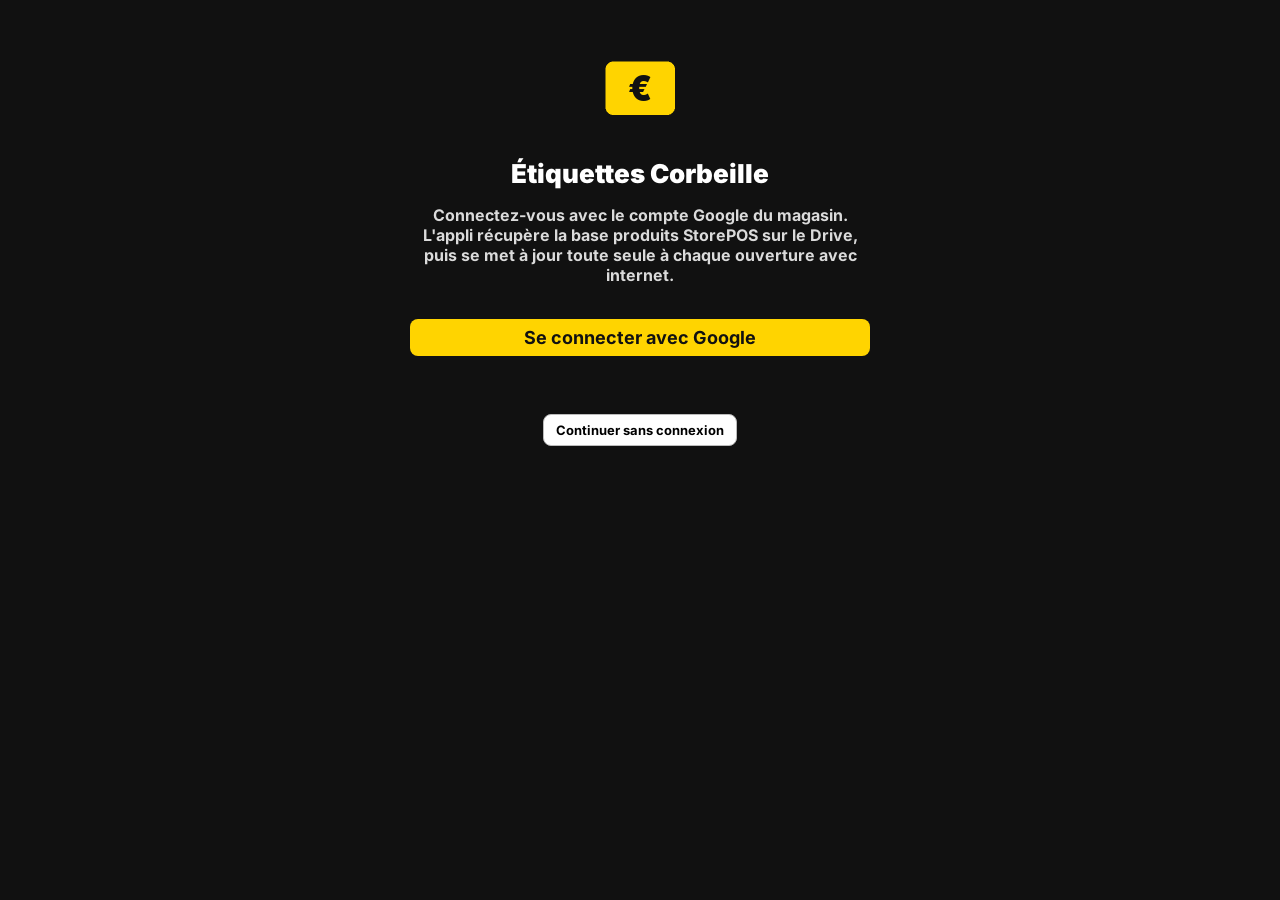
<file: index.html>
<!DOCTYPE html>
<html lang="fr">
<head>
<meta charset="utf-8">
<meta name="viewport" content="width=device-width, initial-scale=1, viewport-fit=cover">
<title>Corbeille — Étiquettes</title>
<link rel="manifest" href="manifest.json"><meta name="apple-mobile-web-app-capable" content="yes"><meta name="apple-mobile-web-app-status-bar-style" content="black"><meta name="apple-mobile-web-app-title" content="Étiquettes"><link rel="apple-touch-icon" href="icon-180.png"><meta name="theme-color" content="#111111">
<style>
@font-face{font-family:'InterE';font-weight:900;src:url([data-uri]) format('woff')}@font-face{font-family:'InterE';font-weight:700;src:url([data-uri]) format('woff')}
:root{--y:#FFD400;--ink:#111;--mut:#666;--line:#ddd;--bg:#f4f3ef;--ok:#2e7d32;--warn:#e08a00;--bad:#c62828}
*{box-sizing:border-box}
body{margin:0;font-family:InterE,Inter,Arial,sans-serif;color:var(--ink);background:var(--bg)}
header{background:#111;color:#fff;padding:12px 20px;display:flex;gap:16px;align-items:center;flex-wrap:wrap}
header h1{font-size:18px;margin:0;font-weight:900}
nav button{background:transparent;color:#fff;border:1px solid #555;border-radius:20px;padding:6px 14px;font:700 14px InterE,Arial;cursor:pointer;margin-right:4px}
nav button.on{background:var(--y);color:#111;border-color:var(--y)}
main{padding:16px 20px;max-width:1400px;margin:0 auto}
section{display:none}section.on{display:block}
.card{background:#fff;border:1px solid var(--line);border-radius:10px;padding:14px 16px;margin-bottom:14px}
.card h2{font-size:16px;margin:0 0 8px;font-weight:900}
.row{display:flex;gap:10px;align-items:center;flex-wrap:wrap}
.drop{border:2px dashed #aaa;border-radius:10px;padding:18px;text-align:center;color:var(--mut);background:#fafafa;cursor:pointer}
.drop.hov{border-color:#111;background:#fffbe0}
label.b,button.b{font:700 14px InterE,Arial;border:0;border-radius:8px;padding:8px 14px;background:#111;color:#fff;cursor:pointer}
label.b2,button.b2{font:700 13px InterE,Arial;border:1px solid #bbb;border-radius:8px;padding:7px 12px;background:#fff;cursor:pointer}
label.y,button.y{background:var(--y);color:#111}
input[type=text],input[type=number],select,textarea{font:600 13px InterE,Arial;border:1px solid #bbb;border-radius:6px;padding:5px 7px;background:#fff}
table{border-collapse:collapse;width:100%;font-size:13px}
th{text-align:left;font-weight:900;font-size:12px;color:#333;border-bottom:2px solid #111;padding:6px 4px;position:sticky;top:0;background:#fff}
td{border-bottom:1px solid #eee;padding:4px;vertical-align:middle}
.tw{max-height:460px;overflow:auto;border:1px solid var(--line);border-radius:8px}
.pill{display:inline-block;border-radius:20px;padding:2px 8px;font-size:11px;font-weight:900}
.p-ok{background:#e8f5e9;color:var(--ok)}.p-w{background:#fff3e0;color:var(--warn)}.p-b{background:#ffebee;color:var(--bad)}.p-top{background:#111;color:#fff}
.mut{color:var(--mut);font-size:12px}
.nm-in{width:100%;min-width:220px}
.preview{background:#888;padding:16px;border-radius:10px;overflow:auto;max-height:80vh}
.preview .pg{transform-origin:0 0;margin:0 auto 16px;box-shadow:0 2px 10px rgba(0,0,0,.3)}
.pg{width:210mm;height:296.9mm;position:relative;overflow:hidden;background:#fff}
.pg.land{width:297mm;height:209.9mm}
.warnbox{background:#fff3e0;border-left:4px solid var(--warn);padding:8px 10px;border-radius:6px;font-size:13px;margin:6px 0}
.help p,.help li{font-size:14px;line-height:1.5}
#printArea{display:none}
header{padding-top:max(12px,env(safe-area-inset-top))}
nav{display:flex;gap:4px;overflow-x:auto;-webkit-overflow-scrolling:touch;max-width:100%}
nav button{white-space:nowrap}
#modal{display:none;position:fixed;inset:0;background:rgba(0,0,0,.5);z-index:50;align-items:center;justify-content:center;padding:12px}
.mbox{background:#fff;border-radius:12px;padding:16px;max-width:560px;width:100%;max-height:90vh;overflow:auto}
.toast{position:fixed;bottom:24px;left:50%;transform:translateX(-50%);background:#111;color:#fff;padding:10px 16px;border-radius:20px;font-weight:700;z-index:60}
.pv-in{width:70px;background:#FFF9C4}
.pv-mod{outline:2px solid #e08a00}
.big{font-size:16px;padding:12px 18px}
.iline{border-bottom:1px solid #eee;padding:8px 0}.il2{margin:3px 0;display:flex;gap:8px;flex-wrap:wrap;align-items:center}.il3{display:flex;gap:12px;flex-wrap:wrap;align-items:center;font-size:13px}
@media (max-width:700px){.hm{display:none}}
@media (max-width:700px){main{padding:10px}header h1{font-size:15px}.card{padding:10px}table{font-size:12px}.nm-in{min-width:150px}th,td{padding:3px}.tw{max-height:60vh}.preview{max-height:60vh;padding:8px}input,select,textarea{font-size:16px}}
@media print{
  body{background:#fff}
  header,main{display:none!important}
  #printArea{display:block}
  #printArea .pg{page-break-after:always;break-after:page;margin:0;box-shadow:none}
  #printArea .pg:last-child{page-break-after:auto;break-after:auto}
  *{-webkit-print-color-adjust:exact;print-color-adjust:exact}
}
</style>
<style id="pageStyle">@page{size:A4 portrait;margin:0}</style>
<script>window.CPB_CLIENT_ID="44564654327-p4fmtnt7cpbbm3ssgr53qujqbj8c9dfh.apps.googleusercontent.com";</script></head>
<body>
<header>
  <h1>Étiquettes &amp; affiches · La Corbeille Paul Bert</h1>
  <nav>
    <button data-t="t5" class="on">Facture</button>
    <button data-t="t8">Produit</button>
    <button data-t="t2">Étiquettes épicerie</button>
    <button data-t="t9">Inventaire</button>
    <button data-t="t3">Fruits &amp; légumes</button>
    <button data-t="t6">Import StorePOS<span class="impBadge"></span></button>
    <button data-t="t1">Réglages</button>
    <button data-t="t4">Aide</button>
  </nav>
</header>
<div id="welcome" style="display:none;position:fixed;inset:0;z-index:50;background:#111;color:#fff;padding:max(40px,env(safe-area-inset-top)) 24px 24px;overflow:auto">
 <div style="max-width:460px;margin:0 auto;text-align:center"><img src="icon-192.png" alt="" style="width:96px;border-radius:22px"><h1 style="font-size:26px;font-weight:900;margin:18px 0 6px">Étiquettes Corbeille</h1>
 <p style="opacity:.85">Connectez-vous avec le compte Google du magasin. L'appli récupère la base produits StorePOS sur le Drive, puis se met à jour toute seule à chaque ouverture avec internet.</p>
 <button class="b y big" id="wGo" style="width:100%;margin-top:18px;font-size:18px">Se connecter avec Google</button>
 <p id="wMsg" style="color:#FFD400;min-height:20px"></p><button class="b2" id="wSkip" style="margin-top:6px">Continuer sans connexion</button></div></div>
<main>
<div id="baseWarn" class="warnbox" style="display:none;margin:10px 0"><b>Base produits vide sur ce téléphone.</b> Sans elle, l'appli ne reconnaît ni les codes-barres ni les lignes de facture. <button class="b y" id="baseGo" style="margin-top:6px">Se connecter à Google et charger la base</button></div>
<!-- ================= 1. FICHIERS ================= -->
<section id="t5" class="on">
  <div class="card">
    <h2>Lire une facture</h2>
    <p class="mut"><b>Le plus fiable : le PDF</b> reçu par mail (Metro, Mondial, Agrifresh…) : lecture exacte, sans erreur de chiffre. La photo reste possible pour les factures papier.</p>
    <label style="display:block;margin:6px 0 10px;font-weight:700">Fournisseur de la facture<br><select id="invSup" style="width:100%;max-width:360px;font-size:16px;padding:6px"><option value="">Détection automatique</option></select></label>
    <div class="row"><button class="b y big" id="invDrive">📥 Factures du Drive</button>
    <label class="b y big" style="display:inline-block;cursor:pointer">📄 Ouvrir un PDF<input type="file" id="invPdf" accept="application/pdf,.pdf,image/*" multiple style="display:none"></label></div>
    <div class="row" style="margin-top:6px"><label class="b2" style="cursor:pointer">📷 Photo (papier)<input type="file" id="invPhoto" accept="image/*" capture="environment" multiple style="display:none"></label>
    <label class="b2" style="cursor:pointer">Choisir des photos<input type="file" id="invPick" accept="image/*" multiple style="display:none"></label>
    <button class="b2" id="invTxtB">Coller le texte</button></div>
    <p class="mut" style="margin-top:6px">Photo : page à plat, en pleine lumière, toute la page dans le cadre, téléphone bien parallèle.</p>
    <div id="invTxtBox" style="display:none;margin-top:8px"><textarea id="invTxt" rows="8" style="width:100%" placeholder="Texte de la facture (lu ou copié d'un PDF)"></textarea><button class="b" id="invParse">Analyser ce texte</button></div>
  </div>
  <div id="invHost"><div id="invBlock"><div id="invProg" class="mut" style="margin:8px 0"></div><button class="b2 big" id="invView" style="display:none;margin-bottom:8px">👁 Voir la facture (sans quitter l'écran)</button><div id="invRes"></div></div></div>
</section>
<section id="t6">
  <div class="card"><h2>Import StorePOS à générer</h2><p class="mut">Toute modification faite dans l'appli (prix de vente, prix d'achat lu sur une facture, nouvelle fiche fruit ou légume, passage hors saison) attend ici. Le fichier suit le modèle d'import validé (25 colonnes, stock vide). Rien n'est injecté sans vous.</p>
  <div class="tw"><table><thead><tr><th>Code</th><th>Libellé</th><th>Modification</th><th></th></tr></thead><tbody id="iBody"></tbody></table></div><div id="iBlk"></div>
  <div class="row" style="margin-top:10px"><button class="b y big" id="iGen">Générer le fichier d'import</button></div>
  <h2 style="margin-top:14px">Derniers imports générés</h2><ul id="iDone" class="mut"></ul></div>
</section>
<section id="t1">
  <div class="card">
    <h2>Importer mes fichiers StorePOS</h2>
    <p class="mut">Formats : Excel (.xlsx) ou CSV. Après l'import, l'appli propose de <b>ranger le fichier sur le Drive</b> : il est renommé et placé dans « EXPORTS STOREPOS », l'ancien part dans « ANCIENS ». Les autres téléphones prennent le nouveau fichier à leur prochaine ouverture.</p>
    <div class="row" style="align-items:stretch">
      <div class="drop" id="dropBase" style="flex:1"><b>Fichier produits (export PLU / « tous les produits »)</b><br><span class="mut">colonnes CODEBAR, LIBELLE, PRIX1, Département</span><br><span id="stBase" class="mut">Aucun fichier</span></div>
      <div class="drop" id="dropVentes" style="flex:1"><b>Fichier ventes 12 mois (optionnel)</b><br><span class="mut">colonnes Code / EAN, Qté vendue — sert au repérage Top Vente</span><br><span id="stVentes" class="mut">Aucun fichier</span></div>
    </div>
    <input type="file" id="fileIn" accept=".xlsx,.csv,.txt" style="display:none">
    <div class="row" style="margin-top:12px">
      <label><b>Seuil Top Vente :</b> <input type="number" id="seuil" value="365" style="width:80px"> ventes par an <span class="mut">(≈ 1 vente par jour)</span></label>
    </div>
    <div id="sum" class="mut" style="margin-top:10px"></div>
  </div>
  <div class="card frameNote" style="display:none;border-color:#FFD400">
    <h2>Version en ligne</h2>
    <p class="mut">Ici, « Imprimer » télécharge un fichier de planche : ouvrez-le, la fenêtre d'impression s'affiche. Pour travailler sans internet, téléchargez l'outil complet (un seul fichier, à ouvrir dans Chrome).</p>
    <button class="b2 dlOnly" id="dlTool" style="display:none">Télécharger l'outil hors ligne</button>
  </div>
  <div class="card">
    <h2>Google Drive</h2>
    <p class="mut">L'appli lit vos exports StorePOS dans le dossier Drive « APPLI ETIQUETTES CORBEILLE / EXPORTS STOREPOS » (le fichier le plus récent ; « vente » dans le nom pour le fichier des ventes) et y garde vos réglages et l'historique des factures, partagés entre tous les téléphones. Tout reste utilisable hors ligne.</p>
    <div class="row"><input type="text" id="gCid" placeholder="Identifiant client Google (…apps.googleusercontent.com)" style="width:100%;max-width:520px"></div>
    <div class="row" style="margin-top:8px"><button class="b" id="gConn">Se connecter à Google</button><button class="b2" id="gSync">Synchroniser maintenant</button><span id="gStat" class="mut">Non connecté</span></div>
  </div>
  <div class="card">
    <h2>Codes StorePOS (familles, sous-familles, groupes, rayons)</h2>
    <p class="mut">L'export donne des noms, l'import demande des codes. Un nom absent de cette liste bloque la ligne d'import (on ne devine jamais un code). Une ligne par code : <code>NOM = code</code>.</p>
    <div class="row" style="align-items:flex-start"><label>Familles<br><textarea id="mFam" rows="5" cols="34"></textarea></label><label>Sous-familles<br><textarea id="mSfam" rows="5" cols="34"></textarea></label><label>Groupes<br><textarea id="mGrp" rows="5" cols="28"></textarea></label><label>Rayons<br><textarea id="mRay" rows="5" cols="28"></textarea></label><label>Fournisseurs (nom = code StorePOS)<br><textarea id="mFour" rows="5" cols="34"></textarea></label></div>
    <button class="b2" id="mSave">Enregistrer les codes</button>
  </div>
  <div class="card">
    <h2>Mes réglages (noms d'étiquette, illustrations, origines)</h2>
    <p class="mut">Ils sont gardés dans ce navigateur. Pour les retrouver sur un autre ordinateur ou en cas de nettoyage du navigateur, exportez-les.</p>
    <div class="row"><button class="b2" id="expSet">Exporter mes réglages</button><button class="b2" id="impSet">Importer des réglages</button><input type="file" id="setIn" accept=".json" style="display:none"><span id="stSet" class="mut"></span></div>
  </div>
</section>

<!-- ================= 2. GONDOLE ================= -->
<section id="t2">
  <div class="card">
    <h2>Produits à étiqueter</h2><p class="mut">Seuls les produits choisis s'affichent. Ajoutez-en en cherchant, en scannant, ou en validant une facture.</p>
    <div id="gUnk" style="margin-bottom:8px"></div>
    <input type="text" id="gq" placeholder="🔎 Ajouter : nom ou code-barres" style="width:100%;font-size:17px;padding:10px">
    <div id="gRes" style="margin-top:6px"></div>
    <div class="row" style="margin-top:8px"><button class="b y big" id="gScan2">📷 Scanner des produits</button><button class="b2" id="gPaste">Coller une liste de codes-barres</button><button class="b2" id="gClear">Tout désélectionner</button><span id="gCount" class="mut"></span></div>
    <div style="display:none"><select id="gSup"><option value="">Tous les fournisseurs</option></select><input type="checkbox" id="gTopOnly"><input type="checkbox" id="gNoFL" checked><input type="checkbox" id="gSelOnly"></div>
    <div id="gPasteBox" style="display:none;margin-top:8px"><textarea id="gPasteTa" rows="4" style="width:100%" placeholder="Un code-barres par ligne (ou séparés par des espaces)"></textarea><button class="b" id="gPasteGo" style="margin-top:6px">Sélectionner ces produits</button> <span id="gPasteSt" class="mut"></span></div>
    <div class="tw" style="margin-top:10px"><table><thead><tr><th></th><th class="hm">Code-barres</th><th>Produit</th><th style="width:34%">Nom sur l'étiquette (modifiable)</th><th class="hm">Taille du nom</th><th>Prix TTC</th><th class="hm">Ventes/an</th><th>Modèle</th></tr></thead><tbody id="gBody"></tbody></table></div>
    <p class="mut" id="gMore"></p>
  </div>
  <div class="card">
    <h2>Imprimer</h2>
    <div class="row">
      <label>Ordre : <select id="gOrder"><option value="sel">ordre de sélection</option><option value="model">Top Vente d'abord</option><option value="name">alphabétique</option></select></label>
      <label>Modèle pour tous : <select id="gForce"><option value="">chacun le sien</option><option value="std">Standard</option><option value="top">Top Vente</option></select></label>
      <button class="b y" id="gPdf">Créer le PDF</button><button class="b2" id="gScan" style="display:none">📷 Scanner des produits</button><button class="b2" id="gPrint">Imprimer (navigateur)</button>
      <span class="mut">Dans la fenêtre d'impression : <b>Échelle 100 %</b> (pas « Ajuster »), marges « Aucune » ou « Par défaut », A4.</span>
    </div>
    <div id="gWarn"></div>
  </div>
  <div class="preview" id="gPrev"></div>
</section>

<!-- ================= 3. F&L ================= -->
<section id="t3">
  <div class="card" id="fInvCard"><h2>Facture Agrifresh</h2><p class="mut">Lisez la facture ici : le prix au kilo (colonne P.U.) est repris tel quel, et pour un produit vendu au sac l'appli multiplie par la taille du sac lue sur la facture.</p>
   <div class="row"><button class="b y big" id="fInv">📥 Factures Agrifresh du Drive</button><label class="b2 big" style="cursor:pointer">📄 Ouvrir un PDF<input type="file" id="fInvPdf" accept="application/pdf,.pdf,image/*" multiple style="display:none"></label></div></div>
  <div id="fInvHost"></div>
  <div class="card">
    <h2>Produits fruits &amp; légumes</h2>
    <p class="mut">La liste vient du département « Fruits et légumes » de votre fichier produits. Prix = prix StorePOS uniquement ; sans prix, l'affiche indique « PRIX À DÉFINIR ».</p>
    <div class="row"><input type="text" id="fq" placeholder="🔎 Ajouter un produit : nom" style="width:100%;font-size:17px;padding:10px"><div style="display:none"><input type="checkbox" id="fAll"><input type="checkbox" id="fSelOnly"></div><button class="b2" id="fClear">Tout désélectionner</button><button class="b2" id="fNew">+ Créer une fiche (code-barres)</button><span id="fCount" class="mut"></span></div>
    <div id="fRes" style="margin-top:6px"></div>
    <div class="tw" style="margin-top:10px"><table><thead><tr><th></th><th>Libellé caisse</th><th>Nom sur l'affiche</th><th>Illustration</th><th>Origine</th><th>Vendu</th><th>Cat. / calibre / variété</th><th>Prix TTC</th></tr></thead><tbody id="fBody"></tbody></table></div>
  </div>
  <details class="card" id="saisonBox"><summary style="font-size:19px;font-weight:900;cursor:pointer">Saison des fruits et légumes <span id="sSum2" class="mut" style="font-weight:400"></span></summary><p class="mut">Un produit qui n'a pas été acheté chez Agrifresh depuis plus de <b>4 semaines</b> est proposé « hors saison » (il disparaît de l'écran de caisse). Il revient en « fruit et légume » dès qu'une facture le contient. Les dates viennent des factures lues.</p><p id="sSum" style="font-weight:700"></p>
  <div class="row"><button class="b2" id="sAll">Cocher toutes les propositions</button><span class="mut">Les lignes cochées vont dans l'import StorePOS (code groupe 5 = hors saison, 1 = fruit et légume).</span></div>
  <div class="tw" style="margin-top:8px"><table><thead><tr><th class="hm"></th><th>Produit</th><th class="hm">Groupe actuel</th><th>Dernier achat</th><th>Proposition</th><th>OK</th></tr></thead><tbody id="sBody"></tbody></table></div></details>
  <div class="card">
    <h2>Imprimer</h2>
    <div class="row">
      <label>Format : <select id="fFmt"><option value="land">A4 paysage (1 produit / page)</option><option value="list">A4 portrait liste (7 / page)</option><option value="a6">A6 × 4 à piquer</option><option value="caisse">Fiche de caisse (codes à scanner, 12 / page)</option></select></label>
      <button class="b2" id="fCaisseSel">Sélectionner tous les F&amp;L en saison</button><button class="b y" id="fPdf">Créer le PDF</button><button class="b2" id="fPrint">Imprimer (navigateur)</button>
      <span class="mut">Échelle 100 %. Pour l'A4 paysage, le sens paysage est réglé automatiquement.</span>
    </div>
    <p class="mut" id="fCaisseInfo" style="display:none">Fiche à poser à côté de la caisse : le caissier flashe le code du produit (les produits au kilo se pèsent ensuite). Fruits puis légumes, par ordre alphabétique. Les produits hors saison ne sont pas ajoutés par le bouton « en saison ». Imprimer à 100 %, sans réduction, sinon les codes peuvent mal se lire.</p><div id="fWarn"></div>
  </div>
  <div class="preview" id="fPrev"></div>
</section>

<!-- ================= 4. AIDE ================= -->
<section id="t8">
  <div class="card"><h2>Fiche produit et ventes moyennes</h2><p class="mut">Aide à l'achat : scannez un produit (ou photo de l'emballage, ou recherche) pour voir ses ventes moyennes, son prix d'achat et sa marge.</p>
  <div class="row"><button class="b y big" id="pScan">📷 Scanner un produit</button><label class="b2" style="cursor:pointer">🖼 Photo (appareil ou pellicule)<input type="file" id="pPhoto" accept="image/*" style="display:none"></label><button class="b2" id="pPaste">📋 Coller une image</button></div>
  <div id="pPasteZone" contenteditable="true" style="display:none;margin-top:8px;border:2px dashed #999;border-radius:10px;padding:14px;min-height:48px;color:#777">Touchez ici puis « Coller » (image copiée depuis WhatsApp, Photos…)</div>
  <div class="row" style="margin-top:8px"><input type="text" id="pq" placeholder="ou rechercher : nom, code-barres, réf. fournisseur" style="flex:1;font-size:16px"></div>
  <div id="pMsg" class="mut" style="margin-top:6px"></div><div id="pList"></div></div>
  <div id="pCard"></div>
</section>
<section id="t9">
  <div class="card"><h2>Inventaire partiel</h2><p class="mut">Un comptage par zone (rayon, frigo…). Le fichier produit (code-barres | quantité) s'intègre dans StorePOS en <b>clôture partielle</b> : seuls les produits comptés sont mis à jour. À faire magasin fermé, sans vente entre le comptage et la clôture.</p>
  <div class="row"><label>Zone comptée<br><input type="text" id="vZone" placeholder="ex. RAYON 4 EPICES" style="width:220px"></label><label>Quantité par scan<br><input type="text" id="vStep" inputmode="numeric" value="1" style="width:60px"></label></div>
  <div class="row" style="margin-top:8px"><button class="b y big" id="vScan">📷 Compter (scanner)</button><button class="b2" id="vNew">Nouvelle zone</button></div>
  <p class="mut">Chaque scan ajoute la quantité indiquée. Pour recompter le même produit à la caméra, sortez-le du cadre puis revenez. Les quantités se corrigent dans la liste.</p>
  <div id="vSum" style="font-weight:700;margin:6px 0"></div>
  <div class="tw"><table><thead><tr><th>Produit</th><th>Qté</th><th></th></tr></thead><tbody id="vBody"></tbody></table></div>
  <div class="row" style="margin-top:10px"><button class="b y" id="vGen">Créer le fichier d'inventaire</button><span class="mut">Enregistré sur Drive dans INVENTAIRES. StorePOS : Stock › Inventaire › import Excel (A = code-barres, B = quantité) › clôture <b>partielle</b>.</span></div></div>
</section>
<section id="t4">
  <div class="card help">
    <h2>Écrire un nom d'étiquette lisible</h2>
    <p>Le nom est l'élément principal de l'étiquette : il est écrit sur 2 lignes maximum, en majuscules, et sa taille s'adapte à sa longueur. Plus il est court, plus il est gros.</p>
    <table style="max-width:640px"><thead><tr><th>Longueur du nom</th><th>Étiquette standard</th><th>Lecture</th></tr></thead><tbody>
      <tr><td>jusqu'à 8 caractères (1 ligne)</td><td>≈ 9 mm</td><td><span class="pill p-ok">très bien</span></td></tr>
      <tr><td>2 lignes de 10 caractères (≈ 20 au total)</td><td>≈ 8 mm</td><td><span class="pill p-ok">très bien</span></td></tr>
      <tr><td>2 lignes de 12 à 14 caractères (≈ 24-28)</td><td>≈ 6 à 7 mm</td><td><span class="pill p-w">correct</span></td></tr>
      <tr><td>plus de 30 caractères</td><td>moins de 5 mm</td><td><span class="pill p-b">trop petit</span></td></tr>
    </tbody></table>
    <ul>
      <li><b>Marque + produit + contenance</b>, dans cet ordre : « LABEN 1 L », « RED BULL 25 CL », « HUILE TOURNESOL 5 L ».</li>
      <li>Supprimez le jargon fournisseur : PQ, PQT, BTE, CT, PAV IDS, NON-UE, MDD, nombres de colis.</li>
      <li>La contenance en fin de nom, avec un espace : « 1,5 L », « 500 G », « 4 X 125 G ».</li>
      <li>Un mot court en premier qui dit ce que c'est (« THÉ », « RIZ », « MIEL ») quand la marque n'est pas connue des clients.</li>
      <li>Le nom d'étiquette ne modifie pas StorePOS : c'est un réglage de cet outil. Le libellé de caisse reste inchangé.</li>
    </ul>
    <h2>Top Vente</h2>
    <p>Un produit est « Top Vente » s'il s'est vendu au moins <b id="seuilTxt">365</b> fois sur les 12 mois du fichier ventes (au moins une fois par jour). Le modèle se choisit tout seul ; vous pouvez le forcer produit par produit.</p>
    <h2>Impression</h2>
    <ul><li>Imprimante laser, papier A4, <b>échelle 100 %</b>. Les étiquettes font 66 × 35 mm avec 6 mm de marge sur les côtés et 8,5 mm en haut et en bas.</li><li>Codes-barres EAN-13 et EAN-8. Un code interne invalide est signalé et imprimé sans code-barres.</li></ul>
  </div>
</section>
</main>
<div id="printArea"></div>
<div id="modal"></div>

<script>
const SRC='<!DOCTYPE html>\n'+document.documentElement.outerHTML;
const D={"ill": {"golden": "<ellipse cx=\"100\" cy=\"186\" rx=\"62\" ry=\"8\" fill=\"#000\" opacity=\".08\"></ellipse><path d=\"M100 66c-14-12-40-14-56 2-18 18-20 50-8 78 12 28 34 42 50 36 8-4 20-4 28 0 16 6 38-8 50-36 12-28 10-60-8-78-16-16-42-14-56-2z\" fill=\"#D4E157\"></path>\n<path d=\"M156 68c18 18 20 50 8 78-12 28-34 42-50 36-4-2-8-3-14-3 30-6 70-40 56-111z\" fill=\"#AFB42B\"></path><ellipse cx=\"66\" cy=\"94\" rx=\"12\" ry=\"20\" transform=\"rotate(25 66 94)\" fill=\"#fff\" opacity=\"0.3\"></ellipse><path d=\"M98 66c0-18.0 2-30 6-30\" stroke=\"#5D4037\" stroke-width=\"6\" stroke-linecap=\"round\" fill=\"none\"></path><g transform=\"translate(108 40) rotate(-20) scale(0.8)\"><path d=\"M0 0c14-16 40-18 54-6-14 16-40 18-54 6z\" fill=\"#558B2F\"></path><path d=\"M2 0c16-4 32-4 50-5\" stroke=\"#2E7D32\" stroke-width=\"2\" fill=\"none\" opacity=\".6\"></path></g>", "pomme_fuji": "<ellipse cx=\"100\" cy=\"186\" rx=\"62\" ry=\"8\" fill=\"#000\" opacity=\".08\"></ellipse><path d=\"M100 66c-14-12-40-14-56 2-18 18-20 50-8 78 12 28 34 42 50 36 8-4 20-4 28 0 16 6 38-8 50-36 12-28 10-60-8-78-16-16-42-14-56-2z\" fill=\"#F06292\"></path>\n<path d=\"M156 68c18 18 20 50 8 78-12 28-34 42-50 36-4-2-8-3-14-3 30-6 70-40 56-111z\" fill=\"#C2185B\"></path><ellipse cx=\"66\" cy=\"94\" rx=\"12\" ry=\"20\" transform=\"rotate(25 66 94)\" fill=\"#fff\" opacity=\"0.3\"></ellipse><path d=\"M98 66c0-18.0 2-30 6-30\" stroke=\"#5D4037\" stroke-width=\"6\" stroke-linecap=\"round\" fill=\"none\"></path><g transform=\"translate(108 40) rotate(-20) scale(0.8)\"><path d=\"M0 0c14-16 40-18 54-6-14 16-40 18-54 6z\" fill=\"#43A047\"></path><path d=\"M2 0c16-4 32-4 50-5\" stroke=\"#2E7D32\" stroke-width=\"2\" fill=\"none\" opacity=\".6\"></path></g>", "royal_gala": "<ellipse cx=\"100\" cy=\"186\" rx=\"62\" ry=\"8\" fill=\"#000\" opacity=\".08\"></ellipse><path d=\"M100 66c-14-12-40-14-56 2-18 18-20 50-8 78 12 28 34 42 50 36 8-4 20-4 28 0 16 6 38-8 50-36 12-28 10-60-8-78-16-16-42-14-56-2z\" fill=\"#EF5350\"></path>\n<path d=\"M156 68c18 18 20 50 8 78-12 28-34 42-50 36-4-2-8-3-14-3 30-6 70-40 56-111z\" fill=\"#B71C1C\"></path><ellipse cx=\"66\" cy=\"94\" rx=\"12\" ry=\"20\" transform=\"rotate(25 66 94)\" fill=\"#fff\" opacity=\"0.3\"></ellipse><path d=\"M98 66c0-18.0 2-30 6-30\" stroke=\"#5D4037\" stroke-width=\"6\" stroke-linecap=\"round\" fill=\"none\"></path><g transform=\"translate(108 40) rotate(-20) scale(0.8)\"><path d=\"M0 0c14-16 40-18 54-6-14 16-40 18-54 6z\" fill=\"#43A047\"></path><path d=\"M2 0c16-4 32-4 50-5\" stroke=\"#2E7D32\" stroke-width=\"2\" fill=\"none\" opacity=\".6\"></path></g>", "pomme_rouge": "<ellipse cx=\"100\" cy=\"186\" rx=\"62\" ry=\"8\" fill=\"#000\" opacity=\".08\"></ellipse><path d=\"M100 66c-14-12-40-14-56 2-18 18-20 50-8 78 12 28 34 42 50 36 8-4 20-4 28 0 16 6 38-8 50-36 12-28 10-60-8-78-16-16-42-14-56-2z\" fill=\"#D32F2F\"></path>\n<path d=\"M156 68c18 18 20 50 8 78-12 28-34 42-50 36-4-2-8-3-14-3 30-6 70-40 56-111z\" fill=\"#B71C1C\"></path>\n<ellipse cx=\"66\" cy=\"94\" rx=\"12\" ry=\"20\" transform=\"rotate(25 66 94)\" fill=\"#fff\" opacity=\".3\"></ellipse>\n<path d=\"M100 66c0-14 2-26 8-36\" stroke=\"#5D4037\" stroke-width=\"6\" stroke-linecap=\"round\" fill=\"none\"></path>\n<path d=\"M110 42c14-16 36-18 50-8-14 16-36 18-50 8z\" fill=\"#43A047\"></path>", "poire": "<ellipse cx=\"100\" cy=\"186\" rx=\"62\" ry=\"8\" fill=\"#000\" opacity=\".08\"></ellipse><path d=\"M100 40c-14 0-20 14-22 30-2 18-30 30-32 64-2 30 24 48 54 48s56-18 54-48c-2-34-30-46-32-64-2-16-8-30-22-30z\" fill=\"#C5E1A5\"></path>\n<path d=\"M138 102c12 12 18 22 16 32-2 30-24 48-54 48-10 0-20-2-28-6 48 2 80-34 66-74z\" fill=\"#9CCC65\"></path><ellipse cx=\"76\" cy=\"120\" rx=\"10\" ry=\"22\" transform=\"rotate(15 76 120)\" fill=\"#fff\" opacity=\"0.3\"></ellipse><path d=\"M100 42c0-13.2 2-22 6-22\" stroke=\"#5D4037\" stroke-width=\"6\" stroke-linecap=\"round\" fill=\"none\"></path><g transform=\"translate(104 28) rotate(-25) scale(0.6)\"><path d=\"M0 0c14-16 40-18 54-6-14 16-40 18-54 6z\" fill=\"#558B2F\"></path><path d=\"M2 0c16-4 32-4 50-5\" stroke=\"#2E7D32\" stroke-width=\"2\" fill=\"none\" opacity=\".6\"></path></g>", "orange": "<ellipse cx=\"100\" cy=\"186\" rx=\"62\" ry=\"8\" fill=\"#000\" opacity=\".08\"></ellipse><circle cx=\"100\" cy=\"114\" r=\"70\" fill=\"#FB8C00\"></circle>\n<path d=\"M150 66c16 14 22 30 22 48 0 38-32 70-72 70-22 0-40-8-52-22 60 14 112-30 102-96z\" fill=\"#EF6C00\"></path>\n<ellipse cx=\"70\" cy=\"88\" rx=\"18\" ry=\"10\" transform=\"rotate(-35 70 88)\" fill=\"#fff\" opacity=\".35\"></ellipse>\n<circle cx=\"96\" cy=\"92\" r=\"2\" fill=\"#E65100\"></circle><circle cx=\"120\" cy=\"120\" r=\"2\" fill=\"#E65100\"></circle><circle cx=\"84\" cy=\"138\" r=\"2\" fill=\"#E65100\"></circle><circle cx=\"128\" cy=\"86\" r=\"2\" fill=\"#E65100\"></circle>\n<path d=\"M100 46c0-8 2-14 6-18\" stroke=\"#5D4037\" stroke-width=\"5\" stroke-linecap=\"round\" fill=\"none\"></path>\n<path d=\"M106 34c18-16 44-14 58 0-18 16-42 16-58 0z\" fill=\"#43A047\"></path><path d=\"M108 34c18-4 36-2 54 0\" stroke=\"#2E7D32\" stroke-width=\"2\" fill=\"none\"></path>", "clementine": "<ellipse cx=\"100\" cy=\"186\" rx=\"62\" ry=\"8\" fill=\"#000\" opacity=\".08\"></ellipse><circle cx=\"100\" cy=\"124\" r=\"50\" fill=\"#FF8F00\" opacity=\"1\"></circle><path d=\"M127.5 82.5A50 50 0 0 1 58.5 151.5A52.5 52.5 0 0 0 127.5 82.5z\" fill=\"#EF6C00\"></path><ellipse cx=\"80.0\" cy=\"106.5\" rx=\"12.0\" ry=\"7.000000000000001\" transform=\"rotate(-30 80.0 106.5)\" fill=\"#fff\" opacity=\"0.35\"></ellipse><circle cx=\"90\" cy=\"90\" r=\"2\" fill=\"#00000022\"></circle><circle cx=\"118\" cy=\"112\" r=\"2\" fill=\"#00000022\"></circle><circle cx=\"84\" cy=\"136\" r=\"2\" fill=\"#00000022\"></circle><circle cx=\"128\" cy=\"88\" r=\"2\" fill=\"#00000022\"></circle><circle cx=\"110\" cy=\"150\" r=\"2\" fill=\"#00000022\"></circle><circle cx=\"140\" cy=\"130\" r=\"2\" fill=\"#00000022\"></circle><g transform=\"translate(102 76) rotate(-35) scale(0.8)\"><path d=\"M0 0c14-16 40-18 54-6-14 16-40 18-54 6z\" fill=\"#43A047\"></path><path d=\"M2 0c16-4 32-4 50-5\" stroke=\"#2E7D32\" stroke-width=\"2\" fill=\"none\" opacity=\".6\"></path></g><path d=\"M100 78c0-6.0 2-10 6-10\" stroke=\"#5D4037\" stroke-width=\"6\" stroke-linecap=\"round\" fill=\"none\"></path>", "citron": "<ellipse cx=\"100\" cy=\"186\" rx=\"62\" ry=\"8\" fill=\"#000\" opacity=\".08\"></ellipse><path d=\"M30 112c0-30 30-56 70-56s70 26 70 56-30 56-70 56-70-26-70-56z\" fill=\"#FDD835\"></path><path d=\"M22 112l12-6v12zM178 112l-12-6v12z\" fill=\"#FDD835\"></path>\n<path d=\"M150 74c14 10 20 24 20 38 0 30-30 56-70 56-22 0-40-8-52-20 64 12 112-24 102-74z\" fill=\"#F9A825\"></path><ellipse cx=\"72\" cy=\"92\" rx=\"22\" ry=\"10\" transform=\"rotate(-20 72 92)\" fill=\"#fff\" opacity=\"0.35\"></ellipse><g transform=\"translate(96 58) rotate(-30) scale(0.7)\"><path d=\"M0 0c14-16 40-18 54-6-14 16-40 18-54 6z\" fill=\"#43A047\"></path><path d=\"M2 0c16-4 32-4 50-5\" stroke=\"#2E7D32\" stroke-width=\"2\" fill=\"none\" opacity=\".6\"></path></g>", "kiwi": "<ellipse cx=\"100\" cy=\"186\" rx=\"62\" ry=\"8\" fill=\"#000\" opacity=\".08\"></ellipse><ellipse cx=\"80\" cy=\"112\" rx=\"56\" ry=\"50\" fill=\"#8D6E63\"></ellipse><ellipse cx=\"80\" cy=\"112\" rx=\"56\" ry=\"50\" fill=\"none\" stroke=\"#6D4C41\" stroke-width=\"3\"></ellipse>\n<circle cx=\"132\" cy=\"122\" r=\"48\" fill=\"#7CB342\"></circle><circle cx=\"132\" cy=\"122\" r=\"48\" fill=\"none\" stroke=\"#8D6E63\" stroke-width=\"6\"></circle><circle cx=\"132\" cy=\"122\" r=\"30\" fill=\"#9CCC65\"></circle><circle cx=\"132\" cy=\"122\" r=\"12\" fill=\"#F1F8E9\"></circle><ellipse cx=\"154.0\" cy=\"122.0\" rx=\"2.4\" ry=\"4\" fill=\"#33691E\" transform=\"rotate(0 154.0 122.0)\"></ellipse><ellipse cx=\"148.9\" cy=\"136.1\" rx=\"2.4\" ry=\"4\" fill=\"#33691E\" transform=\"rotate(40 148.9 136.1)\"></ellipse><ellipse cx=\"135.8\" cy=\"143.7\" rx=\"2.4\" ry=\"4\" fill=\"#33691E\" transform=\"rotate(80 135.8 143.7)\"></ellipse><ellipse cx=\"121.0\" cy=\"141.1\" rx=\"2.4\" ry=\"4\" fill=\"#33691E\" transform=\"rotate(120 121.0 141.1)\"></ellipse><ellipse cx=\"111.3\" cy=\"129.5\" rx=\"2.4\" ry=\"4\" fill=\"#33691E\" transform=\"rotate(160 111.3 129.5)\"></ellipse><ellipse cx=\"111.3\" cy=\"114.5\" rx=\"2.4\" ry=\"4\" fill=\"#33691E\" transform=\"rotate(200 111.3 114.5)\"></ellipse><ellipse cx=\"121.0\" cy=\"102.9\" rx=\"2.4\" ry=\"4\" fill=\"#33691E\" transform=\"rotate(240 121.0 102.9)\"></ellipse><ellipse cx=\"135.8\" cy=\"100.3\" rx=\"2.4\" ry=\"4\" fill=\"#33691E\" transform=\"rotate(280 135.8 100.3)\"></ellipse><ellipse cx=\"148.9\" cy=\"107.9\" rx=\"2.4\" ry=\"4\" fill=\"#33691E\" transform=\"rotate(320 148.9 107.9)\"></ellipse>", "avocat": "<ellipse cx=\"100\" cy=\"186\" rx=\"62\" ry=\"8\" fill=\"#000\" opacity=\".08\"></ellipse><path d=\"M70 60c10-26 50-26 60 0 10 24 34 50 34 78 0 30-28 46-64 46s-64-16-64-46c0-28 24-54 34-78z\" fill=\"#33691E\"></path>\n<path d=\"M78 70c8-18 36-18 44 0 8 20 28 42 28 66 0 24-22 36-50 36s-50-12-50-36c0-24 20-46 28-66z\" fill=\"#DCE775\"></path><circle cx=\"100\" cy=\"136\" r=\"24\" fill=\"#8D5524\"></circle><ellipse cx=\"92\" cy=\"126\" rx=\"8\" ry=\"6\" transform=\"rotate(-30 92 126)\" fill=\"#fff\" opacity=\"0.4\"></ellipse>", "mangue": "<ellipse cx=\"100\" cy=\"186\" rx=\"62\" ry=\"8\" fill=\"#000\" opacity=\".08\"></ellipse><path d=\"M40 120c-6-44 30-74 74-72 40 2 58 32 52 66-6 38-40 62-78 62-28 0-46-22-48-56z\" fill=\"#FFB300\"></path>\n<path d=\"M40 120c-6-44 30-74 74-72-30 14-52 50-34 100-22-2-38-6-40-28z\" fill=\"#E53935\" opacity=\".75\"></path>\n<path d=\"M164 110c-4 40-40 66-78 66 46-12 72-36 78-66z\" fill=\"#F57C00\"></path><ellipse cx=\"112\" cy=\"74\" rx=\"18\" ry=\"8\" transform=\"rotate(-15 112 74)\" fill=\"#fff\" opacity=\"0.35\"></ellipse><path d=\"M112 50c0-6.0 2-10 6-10\" stroke=\"#5D4037\" stroke-width=\"6\" stroke-linecap=\"round\" fill=\"none\"></path><g transform=\"translate(116 40) rotate(-10) scale(0.7)\"><path d=\"M0 0c14-16 40-18 54-6-14 16-40 18-54 6z\" fill=\"#43A047\"></path><path d=\"M2 0c16-4 32-4 50-5\" stroke=\"#2E7D32\" stroke-width=\"2\" fill=\"none\" opacity=\".6\"></path></g>", "melon_jaune": "<ellipse cx=\"100\" cy=\"186\" rx=\"62\" ry=\"8\" fill=\"#000\" opacity=\".08\"></ellipse><circle cx=\"100\" cy=\"116\" r=\"68\" fill=\"#FDD835\" opacity=\"1\"></circle><path d=\"M137.4 59.56A68 68 0 0 1 43.56 153.4A71.4 71.4 0 0 0 137.4 59.56z\" fill=\"#F9A825\"></path><ellipse cx=\"72.8\" cy=\"92.2\" rx=\"16.32\" ry=\"9.520000000000001\" transform=\"rotate(-30 72.8 92.2)\" fill=\"#fff\" opacity=\"0.35\"></ellipse><g stroke=\"#FFF59D\" stroke-width=\"8\" fill=\"none\" opacity=\".7\"><path d=\"M100 48c-30 30-30 106 0 136M100 48c30 30 30 106 0 136M100 48c-60 20-60 116 0 136M100 48c60 20 60 116 0 136\"></path></g><path d=\"M100 50c0-6.0 2-10 6-10\" stroke=\"#8D6E63\" stroke-width=\"5\" stroke-linecap=\"round\" fill=\"none\"></path>", "melon_vert": "<ellipse cx=\"100\" cy=\"186\" rx=\"62\" ry=\"8\" fill=\"#000\" opacity=\".08\"></ellipse><circle cx=\"100\" cy=\"116\" r=\"68\" fill=\"#9CCC65\" opacity=\"1\"></circle><path d=\"M137.4 59.56A68 68 0 0 1 43.56 153.4A71.4 71.4 0 0 0 137.4 59.56z\" fill=\"#7CB342\"></path><ellipse cx=\"72.8\" cy=\"92.2\" rx=\"16.32\" ry=\"9.520000000000001\" transform=\"rotate(-30 72.8 92.2)\" fill=\"#fff\" opacity=\"0.35\"></ellipse><g stroke=\"#ffffff\" stroke-width=\"2\" opacity=\".35\" fill=\"none\"><path d=\"M50 80c40 10 70 40 90 90M70 60c30 30 50 70 50 120M40 120c40-10 80 0 120 30M60 160c20-40 50-80 100-100\"></path></g><path d=\"M100 50c0-6.0 2-10 6-10\" stroke=\"#8D6E63\" stroke-width=\"5\" stroke-linecap=\"round\" fill=\"none\"></path>", "pasteque": "<ellipse cx=\"100\" cy=\"186\" rx=\"62\" ry=\"8\" fill=\"#000\" opacity=\".08\"></ellipse><ellipse cx=\"100\" cy=\"112\" rx=\"80\" ry=\"62\" fill=\"#2E7D32\"></ellipse><g stroke=\"#1B5E20\" stroke-width=\"9\" fill=\"none\"><path d=\"M40 70c-14 30-12 60 6 86M70 54c-12 40-10 80 4 116M100 50v124M130 54c12 40 10 80-4 116M160 70c14 30 12 60-6 86\"></path></g>\n<path d=\"M86 132l60-40 34 54c-26 22-64 26-94-14z\" fill=\"#E53935\"></path><path d=\"M86 132l94 14c-2 4-6 8-10 10l-84-24z\" fill=\"#C8E6C9\"></path><ellipse cx=\"130\" cy=\"112\" rx=\"2.5\" ry=\"4\" fill=\"#212121\"></ellipse><ellipse cx=\"148\" cy=\"124\" rx=\"2.5\" ry=\"4\" fill=\"#212121\"></ellipse><ellipse cx=\"120\" cy=\"130\" rx=\"2.5\" ry=\"4\" fill=\"#212121\"></ellipse><ellipse cx=\"160\" cy=\"140\" rx=\"2.5\" ry=\"4\" fill=\"#212121\"></ellipse><ellipse cx=\"140\" cy=\"138\" rx=\"2.5\" ry=\"4\" fill=\"#212121\"></ellipse><ellipse cx=\"70\" cy=\"84\" rx=\"20\" ry=\"8\" transform=\"rotate(-25 70 84)\" fill=\"#fff\" opacity=\"0.25\"></ellipse>", "peche_jaune": "<ellipse cx=\"100\" cy=\"186\" rx=\"62\" ry=\"8\" fill=\"#000\" opacity=\".08\"></ellipse><circle cx=\"100\" cy=\"118\" r=\"64\" fill=\"#FFB300\" opacity=\"1\"></circle><path d=\"M135.2 64.88A64 64 0 0 1 46.88 153.2A67.2 67.2 0 0 0 135.2 64.88z\" fill=\"#FB8C00\"></path><ellipse cx=\"74.4\" cy=\"95.6\" rx=\"15.36\" ry=\"8.96\" transform=\"rotate(-30 74.4 95.6)\" fill=\"#fff\" opacity=\"0.35\"></ellipse><path d=\"M100 56c-10 30-10 90 0 124\" stroke=\"#E53935\" stroke-width=\"4\" fill=\"none\" opacity=\".5\"></path><circle cx=\"128\" cy=\"130\" r=\"34\" fill=\"#E53935\" opacity=\".45\"></circle><path d=\"M100 56c0-6.0 2-10 6-10\" stroke=\"#5D4037\" stroke-width=\"6\" stroke-linecap=\"round\" fill=\"none\"></path><g transform=\"translate(104 48) rotate(-20) scale(0.7)\"><path d=\"M0 0c14-16 40-18 54-6-14 16-40 18-54 6z\" fill=\"#43A047\"></path><path d=\"M2 0c16-4 32-4 50-5\" stroke=\"#2E7D32\" stroke-width=\"2\" fill=\"none\" opacity=\".6\"></path></g>", "nectarine_jaune": "<ellipse cx=\"100\" cy=\"186\" rx=\"62\" ry=\"8\" fill=\"#000\" opacity=\".08\"></ellipse><circle cx=\"100\" cy=\"118\" r=\"64\" fill=\"#FFA726\" opacity=\"1\"></circle><path d=\"M135.2 64.88A64 64 0 0 1 46.88 153.2A67.2 67.2 0 0 0 135.2 64.88z\" fill=\"#EF6C00\"></path><ellipse cx=\"74.4\" cy=\"95.6\" rx=\"15.36\" ry=\"8.96\" transform=\"rotate(-30 74.4 95.6)\" fill=\"#fff\" opacity=\"0.35\"></ellipse><path d=\"M100 56c-10 30-10 90 0 124\" stroke=\"#C62828\" stroke-width=\"4\" fill=\"none\" opacity=\".5\"></path><circle cx=\"128\" cy=\"130\" r=\"34\" fill=\"#C62828\" opacity=\".45\"></circle><path d=\"M100 56c0-6.0 2-10 6-10\" stroke=\"#5D4037\" stroke-width=\"6\" stroke-linecap=\"round\" fill=\"none\"></path><g transform=\"translate(104 48) rotate(-20) scale(0.7)\"><path d=\"M0 0c14-16 40-18 54-6-14 16-40 18-54 6z\" fill=\"#43A047\"></path><path d=\"M2 0c16-4 32-4 50-5\" stroke=\"#2E7D32\" stroke-width=\"2\" fill=\"none\" opacity=\".6\"></path></g>", "nectarine_blanche": "<ellipse cx=\"100\" cy=\"186\" rx=\"62\" ry=\"8\" fill=\"#000\" opacity=\".08\"></ellipse><circle cx=\"100\" cy=\"118\" r=\"64\" fill=\"#FFCC80\" opacity=\"1\"></circle><path d=\"M135.2 64.88A64 64 0 0 1 46.88 153.2A67.2 67.2 0 0 0 135.2 64.88z\" fill=\"#E57373\"></path><ellipse cx=\"74.4\" cy=\"95.6\" rx=\"15.36\" ry=\"8.96\" transform=\"rotate(-30 74.4 95.6)\" fill=\"#fff\" opacity=\"0.35\"></ellipse><path d=\"M100 56c-10 30-10 90 0 124\" stroke=\"#C62828\" stroke-width=\"4\" fill=\"none\" opacity=\".5\"></path><circle cx=\"128\" cy=\"130\" r=\"34\" fill=\"#C62828\" opacity=\".45\"></circle><path d=\"M100 56c0-6.0 2-10 6-10\" stroke=\"#5D4037\" stroke-width=\"6\" stroke-linecap=\"round\" fill=\"none\"></path><g transform=\"translate(104 48) rotate(-20) scale(0.7)\"><path d=\"M0 0c14-16 40-18 54-6-14 16-40 18-54 6z\" fill=\"#43A047\"></path><path d=\"M2 0c16-4 32-4 50-5\" stroke=\"#2E7D32\" stroke-width=\"2\" fill=\"none\" opacity=\".6\"></path></g>", "abricot": "<ellipse cx=\"100\" cy=\"186\" rx=\"62\" ry=\"8\" fill=\"#000\" opacity=\".08\"></ellipse><circle cx=\"100\" cy=\"118\" r=\"64\" fill=\"#FFB74D\" opacity=\"1\"></circle><path d=\"M135.2 64.88A64 64 0 0 1 46.88 153.2A67.2 67.2 0 0 0 135.2 64.88z\" fill=\"#FB8C00\"></path><ellipse cx=\"74.4\" cy=\"95.6\" rx=\"15.36\" ry=\"8.96\" transform=\"rotate(-30 74.4 95.6)\" fill=\"#fff\" opacity=\"0.35\"></ellipse><path d=\"M100 56c-10 30-10 90 0 124\" stroke=\"#FF7043\" stroke-width=\"4\" fill=\"none\" opacity=\".5\"></path><circle cx=\"128\" cy=\"130\" r=\"34\" fill=\"#FF7043\" opacity=\".45\"></circle><path d=\"M100 56c0-6.0 2-10 6-10\" stroke=\"#5D4037\" stroke-width=\"6\" stroke-linecap=\"round\" fill=\"none\"></path><g transform=\"translate(104 48) rotate(-20) scale(0.7)\"><path d=\"M0 0c14-16 40-18 54-6-14 16-40 18-54 6z\" fill=\"#43A047\"></path><path d=\"M2 0c16-4 32-4 50-5\" stroke=\"#2E7D32\" stroke-width=\"2\" fill=\"none\" opacity=\".6\"></path></g>", "prune": "<ellipse cx=\"100\" cy=\"186\" rx=\"62\" ry=\"8\" fill=\"#000\" opacity=\".08\"></ellipse><ellipse cx=\"100\" cy=\"118\" rx=\"58\" ry=\"64\" fill=\"#8E24AA\"></ellipse><path d=\"M100 56c10 30 10 92 0 126\" stroke=\"#5E1F7A\" stroke-width=\"5\" fill=\"none\"></path><path d=\"M140 72c18 26 20 70-6 96-12 10-24 14-34 14 40-10 58-60 40-110z\" fill=\"#5E1F7A\" opacity=\".7\"></path><ellipse cx=\"76\" cy=\"94\" rx=\"14\" ry=\"8\" transform=\"rotate(-40 76 94)\" fill=\"#fff\" opacity=\"0.4\"></ellipse><path d=\"M100 56c0-7.199999999999999 2-12 6-12\" stroke=\"#5D4037\" stroke-width=\"6\" stroke-linecap=\"round\" fill=\"none\"></path>", "prune_rouge": "<ellipse cx=\"100\" cy=\"186\" rx=\"62\" ry=\"8\" fill=\"#000\" opacity=\".08\"></ellipse><ellipse cx=\"100\" cy=\"118\" rx=\"58\" ry=\"64\" fill=\"#C62828\"></ellipse><path d=\"M100 56c10 30 10 92 0 126\" stroke=\"#8E0000\" stroke-width=\"5\" fill=\"none\"></path><path d=\"M140 72c18 26 20 70-6 96-12 10-24 14-34 14 40-10 58-60 40-110z\" fill=\"#8E0000\" opacity=\".7\"></path><ellipse cx=\"76\" cy=\"94\" rx=\"14\" ry=\"8\" transform=\"rotate(-40 76 94)\" fill=\"#fff\" opacity=\"0.4\"></ellipse><path d=\"M100 56c0-7.199999999999999 2-12 6-12\" stroke=\"#5D4037\" stroke-width=\"6\" stroke-linecap=\"round\" fill=\"none\"></path>", "prune_jaune": "<ellipse cx=\"100\" cy=\"186\" rx=\"62\" ry=\"8\" fill=\"#000\" opacity=\".08\"></ellipse><ellipse cx=\"100\" cy=\"118\" rx=\"58\" ry=\"64\" fill=\"#FDD835\"></ellipse><path d=\"M100 56c10 30 10 92 0 126\" stroke=\"#F9A825\" stroke-width=\"5\" fill=\"none\"></path><path d=\"M140 72c18 26 20 70-6 96-12 10-24 14-34 14 40-10 58-60 40-110z\" fill=\"#F9A825\" opacity=\".7\"></path><ellipse cx=\"76\" cy=\"94\" rx=\"14\" ry=\"8\" transform=\"rotate(-40 76 94)\" fill=\"#fff\" opacity=\"0.4\"></ellipse><path d=\"M100 56c0-7.199999999999999 2-12 6-12\" stroke=\"#5D4037\" stroke-width=\"6\" stroke-linecap=\"round\" fill=\"none\"></path>", "cerise": "<ellipse cx=\"100\" cy=\"186\" rx=\"62\" ry=\"8\" fill=\"#000\" opacity=\".08\"></ellipse><path d=\"M76 120c6-40 20-70 44-88M132 128c-4-40-6-70-12-96\" stroke=\"#558B2F\" stroke-width=\"5\" fill=\"none\" stroke-linecap=\"round\"></path><circle cx=\"72\" cy=\"140\" r=\"34\" fill=\"#C62828\" opacity=\"1\"></circle><path d=\"M90.7 111.78A34 34 0 0 1 43.78 158.7A35.7 35.7 0 0 0 90.7 111.78z\" fill=\"#8E0000\"></path><ellipse cx=\"58.4\" cy=\"128.1\" rx=\"8.16\" ry=\"4.760000000000001\" transform=\"rotate(-30 58.4 128.1)\" fill=\"#fff\" opacity=\"0.35\"></ellipse><circle cx=\"134\" cy=\"146\" r=\"32\" fill=\"#D32F2F\" opacity=\"1\"></circle><path d=\"M151.6 119.44A32 32 0 0 1 107.44 163.6A33.6 33.6 0 0 0 151.6 119.44z\" fill=\"#8E0000\"></path><ellipse cx=\"121.2\" cy=\"134.8\" rx=\"7.68\" ry=\"4.48\" transform=\"rotate(-30 121.2 134.8)\" fill=\"#fff\" opacity=\"0.35\"></ellipse><g transform=\"translate(120 32) rotate(10) scale(0.8)\"><path d=\"M0 0c14-16 40-18 54-6-14 16-40 18-54 6z\" fill=\"#43A047\"></path><path d=\"M2 0c16-4 32-4 50-5\" stroke=\"#2E7D32\" stroke-width=\"2\" fill=\"none\" opacity=\".6\"></path></g>", "fraise": "<ellipse cx=\"100\" cy=\"186\" rx=\"62\" ry=\"8\" fill=\"#000\" opacity=\".08\"></ellipse><path d=\"M48 96c0-24 24-34 52-34s52 10 52 34c0 40-30 80-52 84-22-4-52-44-52-84z\" fill=\"#E53935\"></path><path d=\"M146 92c4 40-22 78-46 88 30-14 50-50 46-88z\" fill=\"#C62828\"></path><ellipse cx=\"80\" cy=\"100\" rx=\"2.4\" ry=\"3.6\" fill=\"#FFEB3B\"></ellipse><ellipse cx=\"100\" cy=\"96\" rx=\"2.4\" ry=\"3.6\" fill=\"#FFEB3B\"></ellipse><ellipse cx=\"120\" cy=\"100\" rx=\"2.4\" ry=\"3.6\" fill=\"#FFEB3B\"></ellipse><ellipse cx=\"70\" cy=\"122\" rx=\"2.4\" ry=\"3.6\" fill=\"#FFEB3B\"></ellipse><ellipse cx=\"92\" cy=\"120\" rx=\"2.4\" ry=\"3.6\" fill=\"#FFEB3B\"></ellipse><ellipse cx=\"112\" cy=\"120\" rx=\"2.4\" ry=\"3.6\" fill=\"#FFEB3B\"></ellipse><ellipse cx=\"132\" cy=\"122\" rx=\"2.4\" ry=\"3.6\" fill=\"#FFEB3B\"></ellipse><ellipse cx=\"84\" cy=\"142\" rx=\"2.4\" ry=\"3.6\" fill=\"#FFEB3B\"></ellipse><ellipse cx=\"104\" cy=\"142\" rx=\"2.4\" ry=\"3.6\" fill=\"#FFEB3B\"></ellipse><ellipse cx=\"122\" cy=\"142\" rx=\"2.4\" ry=\"3.6\" fill=\"#FFEB3B\"></ellipse><ellipse cx=\"96\" cy=\"162\" rx=\"2.4\" ry=\"3.6\" fill=\"#FFEB3B\"></ellipse><ellipse cx=\"112\" cy=\"160\" rx=\"2.4\" ry=\"3.6\" fill=\"#FFEB3B\"></ellipse><path d=\"M100 66l-30-12 18 18-26 4 30 6-6 18 14-16 14 16-6-18 30-6-26-4 18-18z\" fill=\"#2E7D32\"></path>", "figue": "<ellipse cx=\"100\" cy=\"186\" rx=\"62\" ry=\"8\" fill=\"#000\" opacity=\".08\"></ellipse><path d=\"M100 44c-8 0-12 10-14 22-4 18-40 34-40 70 0 30 24 48 54 48s54-18 54-48c0-36-36-52-40-70-2-12-6-22-14-22z\" fill=\"#6A1B9A\"></path>\n<path d=\"M140 110c6 40-14 70-40 74 30 2 56-20 54-48-2-10-6-18-14-26z\" fill=\"#4A148C\"></path><ellipse cx=\"80\" cy=\"120\" rx=\"10\" ry=\"20\" transform=\"rotate(15 80 120)\" fill=\"#fff\" opacity=\"0.3\"></ellipse><path d=\"M96 44h8v-10h-8z\" fill=\"#6D4C41\"></path>\n<g transform=\"translate(118 128)\"><circle r=\"34\" fill=\"#4A148C\"></circle><circle r=\"28\" fill=\"#F8BBD0\"></circle><circle r=\"20\" fill=\"#D81B60\"></circle><circle cx=\"-8\" cy=\"-6\" r=\"1.8\" fill=\"#FCE4EC\"></circle><circle cx=\"6\" cy=\"-10\" r=\"1.8\" fill=\"#FCE4EC\"></circle><circle cx=\"10\" cy=\"4\" r=\"1.8\" fill=\"#FCE4EC\"></circle><circle cx=\"-4\" cy=\"8\" r=\"1.8\" fill=\"#FCE4EC\"></circle><circle cx=\"0\" cy=\"0\" r=\"1.8\" fill=\"#FCE4EC\"></circle><circle cx=\"-12\" cy=\"4\" r=\"1.8\" fill=\"#FCE4EC\"></circle><circle cx=\"4\" cy=\"12\" r=\"1.8\" fill=\"#FCE4EC\"></circle></g>", "figue_barbarie": "<ellipse cx=\"100\" cy=\"186\" rx=\"62\" ry=\"8\" fill=\"#000\" opacity=\".08\"></ellipse><ellipse cx=\"104\" cy=\"122\" rx=\"52\" ry=\"62\" fill=\"#EF6C00\"></ellipse><path d=\"M140 80c18 30 16 74-10 96-10 8-20 10-28 10 34-14 52-60 38-106z\" fill=\"#E65100\"></path><ellipse cx=\"104\" cy=\"62\" rx=\"16\" ry=\"6\" fill=\"#BF360C\"></ellipse><circle cx=\"80\" cy=\"90\" r=\"2.2\" fill=\"#FFF59D\"></circle><circle cx=\"110\" cy=\"84\" r=\"2.2\" fill=\"#FFF59D\"></circle><circle cx=\"130\" cy=\"104\" r=\"2.2\" fill=\"#FFF59D\"></circle><circle cx=\"90\" cy=\"120\" r=\"2.2\" fill=\"#FFF59D\"></circle><circle cx=\"120\" cy=\"130\" r=\"2.2\" fill=\"#FFF59D\"></circle><circle cx=\"76\" cy=\"146\" r=\"2.2\" fill=\"#FFF59D\"></circle><circle cx=\"104\" cy=\"158\" r=\"2.2\" fill=\"#FFF59D\"></circle><circle cx=\"134\" cy=\"150\" r=\"2.2\" fill=\"#FFF59D\"></circle><ellipse cx=\"84\" cy=\"100\" rx=\"10\" ry=\"18\" transform=\"rotate(20 84 100)\" fill=\"#fff\" opacity=\"0.3\"></ellipse>", "kaki": "<ellipse cx=\"100\" cy=\"186\" rx=\"62\" ry=\"8\" fill=\"#000\" opacity=\".08\"></ellipse><path d=\"M36 124c0-38 28-60 64-60s64 22 64 60-28 58-64 58-64-20-64-58z\" fill=\"#F57C00\"></path><path d=\"M150 96c12 14 14 26 14 28 0 38-28 58-64 58-14 0-26-3-36-8 50 4 92-30 86-78z\" fill=\"#E65100\"></path><ellipse cx=\"68\" cy=\"100\" rx=\"18\" ry=\"10\" transform=\"rotate(-25 68 100)\" fill=\"#fff\" opacity=\"0.35\"></ellipse><path d=\"M100 66l-30-6 18 12-18 10 24-2 6 14 6-14 24 2-18-10 18-12z\" fill=\"#558B2F\"></path><path d=\"M100 66c0-6.0 2-10 6-10\" stroke=\"#5D4037\" stroke-width=\"6\" stroke-linecap=\"round\" fill=\"none\"></path>", "grenade": "<ellipse cx=\"100\" cy=\"186\" rx=\"62\" ry=\"8\" fill=\"#000\" opacity=\".08\"></ellipse><circle cx=\"100\" cy=\"118\" r=\"66\" fill=\"#C62828\"></circle>\n<path d=\"M148 72c14 14 18 28 18 46 0 36-30 66-66 66-20 0-36-8-48-20 58 10 104-30 96-92z\" fill=\"#9E1B1B\"></path>\n<path d=\"M82 56l6-22 6 14 6-16 6 16 6-14 6 22z\" fill=\"#8E1B1B\"></path>\n<ellipse cx=\"70\" cy=\"96\" rx=\"16\" ry=\"10\" transform=\"rotate(-35 70 96)\" fill=\"#fff\" opacity=\".3\"></ellipse>", "banane": "<ellipse cx=\"100\" cy=\"186\" rx=\"62\" ry=\"8\" fill=\"#000\" opacity=\".08\"></ellipse><path d=\"M46 40l14-4 8 22-14 4z\" fill=\"#6D4C41\"></path>\n<path d=\"M54 58c-10 58 22 108 108 118 10 1 12-8 4-12-62-22-90-60-94-104-1-10-16-12-18-2z\" fill=\"#FBC02D\"></path>\n<path d=\"M60 58c-2 58 40 98 110 106 8 1 10-8 2-11-60-16-92-50-94-96-1-10-16-10-18 1z\" fill=\"#FDD835\"></path>\n<path d=\"M66 60c-16 48 6 90 76 112 8 2 12-6 6-10-48-24-66-58-64-100 0-10-14-12-18-2z\" fill=\"#FFEB3B\"></path>\n<path d=\"M76 64c2 40 24 72 70 96\" stroke=\"#F9A825\" stroke-width=\"4\" fill=\"none\" stroke-linecap=\"round\"></path>\n<circle cx=\"168\" cy=\"170\" r=\"4\" fill=\"#5D4037\"></circle>", "raisin_blanc": "<ellipse cx=\"100\" cy=\"186\" rx=\"62\" ry=\"8\" fill=\"#000\" opacity=\".08\"></ellipse><path d=\"M104 64c-2-16 2-30 10-40\" stroke=\"#6D4C41\" stroke-width=\"6\" fill=\"none\" stroke-linecap=\"round\"></path><path d=\"M112 30c16-10 40-8 52 6-16 10-38 10-52-6z\" fill=\"#558B2F\"></path><circle cx=\"70\" cy=\"70\" r=\"15\" fill=\"#C5E1A5\" stroke=\"#8BC34A\" stroke-width=\"2\"></circle><circle cx=\"65\" cy=\"65\" r=\"4\" fill=\"#fff\" opacity=\".7\"></circle><circle cx=\"95\" cy=\"66\" r=\"15\" fill=\"#C5E1A5\" stroke=\"#8BC34A\" stroke-width=\"2\"></circle><circle cx=\"90\" cy=\"61\" r=\"4\" fill=\"#fff\" opacity=\".7\"></circle><circle cx=\"120\" cy=\"70\" r=\"15\" fill=\"#C5E1A5\" stroke=\"#8BC34A\" stroke-width=\"2\"></circle><circle cx=\"115\" cy=\"65\" r=\"4\" fill=\"#fff\" opacity=\".7\"></circle><circle cx=\"145\" cy=\"76\" r=\"15\" fill=\"#C5E1A5\" stroke=\"#8BC34A\" stroke-width=\"2\"></circle><circle cx=\"140\" cy=\"71\" r=\"4\" fill=\"#fff\" opacity=\".7\"></circle><circle cx=\"80\" cy=\"94\" r=\"15\" fill=\"#C5E1A5\" stroke=\"#8BC34A\" stroke-width=\"2\"></circle><circle cx=\"75\" cy=\"89\" r=\"4\" fill=\"#fff\" opacity=\".7\"></circle><circle cx=\"105\" cy=\"92\" r=\"15\" fill=\"#C5E1A5\" stroke=\"#8BC34A\" stroke-width=\"2\"></circle><circle cx=\"100\" cy=\"87\" r=\"4\" fill=\"#fff\" opacity=\".7\"></circle><circle cx=\"130\" cy=\"96\" r=\"15\" fill=\"#C5E1A5\" stroke=\"#8BC34A\" stroke-width=\"2\"></circle><circle cx=\"125\" cy=\"91\" r=\"4\" fill=\"#fff\" opacity=\".7\"></circle><circle cx=\"90\" cy=\"118\" r=\"15\" fill=\"#C5E1A5\" stroke=\"#8BC34A\" stroke-width=\"2\"></circle><circle cx=\"85\" cy=\"113\" r=\"4\" fill=\"#fff\" opacity=\".7\"></circle><circle cx=\"115\" cy=\"118\" r=\"15\" fill=\"#C5E1A5\" stroke=\"#8BC34A\" stroke-width=\"2\"></circle><circle cx=\"110\" cy=\"113\" r=\"4\" fill=\"#fff\" opacity=\".7\"></circle><circle cx=\"140\" cy=\"120\" r=\"15\" fill=\"#C5E1A5\" stroke=\"#8BC34A\" stroke-width=\"2\"></circle><circle cx=\"135\" cy=\"115\" r=\"4\" fill=\"#fff\" opacity=\".7\"></circle><circle cx=\"100\" cy=\"142\" r=\"15\" fill=\"#C5E1A5\" stroke=\"#8BC34A\" stroke-width=\"2\"></circle><circle cx=\"95\" cy=\"137\" r=\"4\" fill=\"#fff\" opacity=\".7\"></circle><circle cx=\"125\" cy=\"142\" r=\"15\" fill=\"#C5E1A5\" stroke=\"#8BC34A\" stroke-width=\"2\"></circle><circle cx=\"120\" cy=\"137\" r=\"4\" fill=\"#fff\" opacity=\".7\"></circle><circle cx=\"112\" cy=\"164\" r=\"15\" fill=\"#C5E1A5\" stroke=\"#8BC34A\" stroke-width=\"2\"></circle><circle cx=\"107\" cy=\"159\" r=\"4\" fill=\"#fff\" opacity=\".7\"></circle>", "raisin_red_globe": "<ellipse cx=\"100\" cy=\"186\" rx=\"62\" ry=\"8\" fill=\"#000\" opacity=\".08\"></ellipse><path d=\"M104 64c-2-16 2-30 10-40\" stroke=\"#6D4C41\" stroke-width=\"6\" fill=\"none\" stroke-linecap=\"round\"></path><path d=\"M112 30c16-10 40-8 52 6-16 10-38 10-52-6z\" fill=\"#558B2F\"></path><circle cx=\"70\" cy=\"70\" r=\"15\" fill=\"#AD1457\" stroke=\"#6A0E37\" stroke-width=\"2\"></circle><circle cx=\"65\" cy=\"65\" r=\"4\" fill=\"#F8BBD0\" opacity=\".7\"></circle><circle cx=\"95\" cy=\"66\" r=\"15\" fill=\"#AD1457\" stroke=\"#6A0E37\" stroke-width=\"2\"></circle><circle cx=\"90\" cy=\"61\" r=\"4\" fill=\"#F8BBD0\" opacity=\".7\"></circle><circle cx=\"120\" cy=\"70\" r=\"15\" fill=\"#AD1457\" stroke=\"#6A0E37\" stroke-width=\"2\"></circle><circle cx=\"115\" cy=\"65\" r=\"4\" fill=\"#F8BBD0\" opacity=\".7\"></circle><circle cx=\"145\" cy=\"76\" r=\"15\" fill=\"#AD1457\" stroke=\"#6A0E37\" stroke-width=\"2\"></circle><circle cx=\"140\" cy=\"71\" r=\"4\" fill=\"#F8BBD0\" opacity=\".7\"></circle><circle cx=\"80\" cy=\"94\" r=\"15\" fill=\"#AD1457\" stroke=\"#6A0E37\" stroke-width=\"2\"></circle><circle cx=\"75\" cy=\"89\" r=\"4\" fill=\"#F8BBD0\" opacity=\".7\"></circle><circle cx=\"105\" cy=\"92\" r=\"15\" fill=\"#AD1457\" stroke=\"#6A0E37\" stroke-width=\"2\"></circle><circle cx=\"100\" cy=\"87\" r=\"4\" fill=\"#F8BBD0\" opacity=\".7\"></circle><circle cx=\"130\" cy=\"96\" r=\"15\" fill=\"#AD1457\" stroke=\"#6A0E37\" stroke-width=\"2\"></circle><circle cx=\"125\" cy=\"91\" r=\"4\" fill=\"#F8BBD0\" opacity=\".7\"></circle><circle cx=\"90\" cy=\"118\" r=\"15\" fill=\"#AD1457\" stroke=\"#6A0E37\" stroke-width=\"2\"></circle><circle cx=\"85\" cy=\"113\" r=\"4\" fill=\"#F8BBD0\" opacity=\".7\"></circle><circle cx=\"115\" cy=\"118\" r=\"15\" fill=\"#AD1457\" stroke=\"#6A0E37\" stroke-width=\"2\"></circle><circle cx=\"110\" cy=\"113\" r=\"4\" fill=\"#F8BBD0\" opacity=\".7\"></circle><circle cx=\"140\" cy=\"120\" r=\"15\" fill=\"#AD1457\" stroke=\"#6A0E37\" stroke-width=\"2\"></circle><circle cx=\"135\" cy=\"115\" r=\"4\" fill=\"#F8BBD0\" opacity=\".7\"></circle><circle cx=\"100\" cy=\"142\" r=\"15\" fill=\"#AD1457\" stroke=\"#6A0E37\" stroke-width=\"2\"></circle><circle cx=\"95\" cy=\"137\" r=\"4\" fill=\"#F8BBD0\" opacity=\".7\"></circle><circle cx=\"125\" cy=\"142\" r=\"15\" fill=\"#AD1457\" stroke=\"#6A0E37\" stroke-width=\"2\"></circle><circle cx=\"120\" cy=\"137\" r=\"4\" fill=\"#F8BBD0\" opacity=\".7\"></circle><circle cx=\"112\" cy=\"164\" r=\"15\" fill=\"#AD1457\" stroke=\"#6A0E37\" stroke-width=\"2\"></circle><circle cx=\"107\" cy=\"159\" r=\"4\" fill=\"#F8BBD0\" opacity=\".7\"></circle>", "raisin_noir": "<ellipse cx=\"100\" cy=\"186\" rx=\"62\" ry=\"8\" fill=\"#000\" opacity=\".08\"></ellipse><path d=\"M104 64c-2-16 2-30 10-40\" stroke=\"#6D4C41\" stroke-width=\"6\" fill=\"none\" stroke-linecap=\"round\"></path><path d=\"M112 30c16-10 40-8 52 6-16 10-38 10-52-6z\" fill=\"#558B2F\"></path><circle cx=\"70\" cy=\"70\" r=\"15\" fill=\"#4A148C\" stroke=\"#311B92\" stroke-width=\"2\"></circle><circle cx=\"65\" cy=\"65\" r=\"4\" fill=\"#B39DDB\" opacity=\".7\"></circle><circle cx=\"95\" cy=\"66\" r=\"15\" fill=\"#4A148C\" stroke=\"#311B92\" stroke-width=\"2\"></circle><circle cx=\"90\" cy=\"61\" r=\"4\" fill=\"#B39DDB\" opacity=\".7\"></circle><circle cx=\"120\" cy=\"70\" r=\"15\" fill=\"#4A148C\" stroke=\"#311B92\" stroke-width=\"2\"></circle><circle cx=\"115\" cy=\"65\" r=\"4\" fill=\"#B39DDB\" opacity=\".7\"></circle><circle cx=\"145\" cy=\"76\" r=\"15\" fill=\"#4A148C\" stroke=\"#311B92\" stroke-width=\"2\"></circle><circle cx=\"140\" cy=\"71\" r=\"4\" fill=\"#B39DDB\" opacity=\".7\"></circle><circle cx=\"80\" cy=\"94\" r=\"15\" fill=\"#4A148C\" stroke=\"#311B92\" stroke-width=\"2\"></circle><circle cx=\"75\" cy=\"89\" r=\"4\" fill=\"#B39DDB\" opacity=\".7\"></circle><circle cx=\"105\" cy=\"92\" r=\"15\" fill=\"#4A148C\" stroke=\"#311B92\" stroke-width=\"2\"></circle><circle cx=\"100\" cy=\"87\" r=\"4\" fill=\"#B39DDB\" opacity=\".7\"></circle><circle cx=\"130\" cy=\"96\" r=\"15\" fill=\"#4A148C\" stroke=\"#311B92\" stroke-width=\"2\"></circle><circle cx=\"125\" cy=\"91\" r=\"4\" fill=\"#B39DDB\" opacity=\".7\"></circle><circle cx=\"90\" cy=\"118\" r=\"15\" fill=\"#4A148C\" stroke=\"#311B92\" stroke-width=\"2\"></circle><circle cx=\"85\" cy=\"113\" r=\"4\" fill=\"#B39DDB\" opacity=\".7\"></circle><circle cx=\"115\" cy=\"118\" r=\"15\" fill=\"#4A148C\" stroke=\"#311B92\" stroke-width=\"2\"></circle><circle cx=\"110\" cy=\"113\" r=\"4\" fill=\"#B39DDB\" opacity=\".7\"></circle><circle cx=\"140\" cy=\"120\" r=\"15\" fill=\"#4A148C\" stroke=\"#311B92\" stroke-width=\"2\"></circle><circle cx=\"135\" cy=\"115\" r=\"4\" fill=\"#B39DDB\" opacity=\".7\"></circle><circle cx=\"100\" cy=\"142\" r=\"15\" fill=\"#4A148C\" stroke=\"#311B92\" stroke-width=\"2\"></circle><circle cx=\"95\" cy=\"137\" r=\"4\" fill=\"#B39DDB\" opacity=\".7\"></circle><circle cx=\"125\" cy=\"142\" r=\"15\" fill=\"#4A148C\" stroke=\"#311B92\" stroke-width=\"2\"></circle><circle cx=\"120\" cy=\"137\" r=\"4\" fill=\"#B39DDB\" opacity=\".7\"></circle><circle cx=\"112\" cy=\"164\" r=\"15\" fill=\"#4A148C\" stroke=\"#311B92\" stroke-width=\"2\"></circle><circle cx=\"107\" cy=\"159\" r=\"4\" fill=\"#B39DDB\" opacity=\".7\"></circle>", "tomate_ronde": "<ellipse cx=\"100\" cy=\"186\" rx=\"62\" ry=\"8\" fill=\"#000\" opacity=\".08\"></ellipse><path d=\"M100 54c-44 0-74 28-74 64s30 64 74 64 74-28 74-64-30-64-74-64z\" fill=\"#E53935\"></path>\n<path d=\"M150 72c18 14 24 30 24 46 0 36-30 64-74 64-20 0-38-6-50-16 60 10 106-30 100-94z\" fill=\"#C62828\"></path>\n<ellipse cx=\"64\" cy=\"96\" rx=\"18\" ry=\"10\" transform=\"rotate(-30 64 96)\" fill=\"#fff\" opacity=\".35\"></ellipse>\n<path d=\"M100 36v24\" stroke=\"#2E7D32\" stroke-width=\"7\" stroke-linecap=\"round\"></path>\n<path d=\"M100 58l-34-8 22 18-28 8 32 2-8 22 16-18 16 18-8-22 32-2-28-8 22-18z\" fill=\"#388E3C\"></path>", "tomate_grappe": "<ellipse cx=\"100\" cy=\"186\" rx=\"62\" ry=\"8\" fill=\"#000\" opacity=\".08\"></ellipse><path d=\"M60 52c20 10 40 12 80 2M100 54v24M70 56l-6 30M132 56l6 30\" stroke=\"#2E7D32\" stroke-width=\"6\" fill=\"none\" stroke-linecap=\"round\"></path><circle cx=\"64\" cy=\"108\" r=\"30\" fill=\"#E53935\" opacity=\"1\"></circle><path d=\"M80.5 83.1A30 30 0 0 1 39.1 124.5A31.5 31.5 0 0 0 80.5 83.1z\" fill=\"#C62828\"></path><ellipse cx=\"52.0\" cy=\"97.5\" rx=\"7.199999999999999\" ry=\"4.2\" transform=\"rotate(-30 52.0 97.5)\" fill=\"#fff\" opacity=\"0.35\"></ellipse><circle cx=\"136\" cy=\"108\" r=\"30\" fill=\"#E53935\" opacity=\"1\"></circle><path d=\"M152.5 83.1A30 30 0 0 1 111.1 124.5A31.5 31.5 0 0 0 152.5 83.1z\" fill=\"#C62828\"></path><ellipse cx=\"124.0\" cy=\"97.5\" rx=\"7.199999999999999\" ry=\"4.2\" transform=\"rotate(-30 124.0 97.5)\" fill=\"#fff\" opacity=\"0.35\"></ellipse><circle cx=\"100\" cy=\"96\" r=\"32\" fill=\"#E53935\" opacity=\"1\"></circle><path d=\"M117.6 69.44A32 32 0 0 1 73.44 113.6A33.6 33.6 0 0 0 117.6 69.44z\" fill=\"#C62828\"></path><ellipse cx=\"87.2\" cy=\"84.8\" rx=\"7.68\" ry=\"4.48\" transform=\"rotate(-30 87.2 84.8)\" fill=\"#fff\" opacity=\"0.35\"></ellipse><circle cx=\"80\" cy=\"148\" r=\"30\" fill=\"#E53935\" opacity=\"1\"></circle><path d=\"M96.5 123.1A30 30 0 0 1 55.1 164.5A31.5 31.5 0 0 0 96.5 123.1z\" fill=\"#C62828\"></path><ellipse cx=\"68.0\" cy=\"137.5\" rx=\"7.199999999999999\" ry=\"4.2\" transform=\"rotate(-30 68.0 137.5)\" fill=\"#fff\" opacity=\"0.35\"></ellipse><circle cx=\"124\" cy=\"150\" r=\"30\" fill=\"#E53935\" opacity=\"1\"></circle><path d=\"M140.5 125.1A30 30 0 0 1 99.1 166.5A31.5 31.5 0 0 0 140.5 125.1z\" fill=\"#C62828\"></path><ellipse cx=\"112.0\" cy=\"139.5\" rx=\"7.199999999999999\" ry=\"4.2\" transform=\"rotate(-30 112.0 139.5)\" fill=\"#fff\" opacity=\"0.35\"></ellipse>", "tomate_roma": "<ellipse cx=\"100\" cy=\"186\" rx=\"62\" ry=\"8\" fill=\"#000\" opacity=\".08\"></ellipse><path d=\"M100 54c-30 0-46 34-46 66s16 62 46 62 46-30 46-62-16-66-46-66z\" fill=\"#E53935\"></path><path d=\"M130 70c12 14 16 32 16 50 0 32-16 62-46 62-10 0-18-4-24-10 50 6 74-50 54-102z\" fill=\"#C62828\"></path><ellipse cx=\"80\" cy=\"92\" rx=\"8\" ry=\"18\" transform=\"rotate(10 80 92)\" fill=\"#fff\" opacity=\"0.35\"></ellipse><path d=\"M100 56l-20-10 12 14-18 4 22 2-4 14 8-12 8 12-4-14 22-2-18-4 12-14z\" fill=\"#388E3C\"></path>", "tomate_plateau": "<ellipse cx=\"100\" cy=\"186\" rx=\"62\" ry=\"8\" fill=\"#000\" opacity=\".08\"></ellipse><path d=\"M24 124c0-34 30-56 76-56s76 22 76 56-30 54-76 54-76-20-76-54z\" fill=\"#D32F2F\"></path><g stroke=\"#B71C1C\" stroke-width=\"4\" fill=\"none\" opacity=\".7\"><path d=\"M60 76c-12 30-12 70 6 96M90 70c-6 34-6 74 0 106M120 70c6 34 6 74 0 106M150 80c12 30 10 64-6 90\"></path></g><ellipse cx=\"60\" cy=\"98\" rx=\"16\" ry=\"8\" transform=\"rotate(-30 60 98)\" fill=\"#fff\" opacity=\"0.35\"></ellipse><path d=\"M100 72l-26-8 16 14-24 6 28 2-6 18 12-14 12 14-6-18 28-2-24-6 16-14z\" fill=\"#388E3C\"></path>", "piment_vert": "<ellipse cx=\"100\" cy=\"186\" rx=\"62\" ry=\"8\" fill=\"#000\" opacity=\".08\"></ellipse><path d=\"M56 38c-6 2-8 10-6 16l6 14\" stroke=\"#33691E\" stroke-width=\"9\" stroke-linecap=\"round\" fill=\"none\"></path>\n<path d=\"M50 66c-10 8-10 20-2 36 20 40 58 70 112 80 8 2 12-6 6-12C122 140 94 110 76 72c-4-10-16-14-26-6z\" fill=\"#43A047\"></path>\n<path d=\"M64 80c16 38 44 70 90 94\" stroke=\"#A5D6A7\" stroke-width=\"6\" fill=\"none\" stroke-linecap=\"round\" opacity=\".8\"></path>\n<path d=\"M42 62c6-10 22-12 34-4l-4 10c-10-4-20-4-26 2z\" fill=\"#2E7D32\"></path>", "poivron_long": "<ellipse cx=\"100\" cy=\"186\" rx=\"62\" ry=\"8\" fill=\"#000\" opacity=\".08\"></ellipse><path d=\"M60 52c-8 4-10 14-4 22 30 40 50 90 100 108 10 4 16-4 12-12-18-40-30-90-74-116-12-6-24-6-34-2z\" fill=\"#E53935\"></path><path d=\"M70 72c30 34 50 80 90 100\" stroke=\"#FFCDD2\" stroke-width=\"6\" fill=\"none\" stroke-linecap=\"round\" opacity=\".7\"></path><path d=\"M56 56c-4-10 0-20 10-26l8 6c-6 4-8 10-6 16z\" fill=\"#2E7D32\"></path>", "concombre": "<ellipse cx=\"100\" cy=\"186\" rx=\"62\" ry=\"8\" fill=\"#000\" opacity=\".08\"></ellipse><g transform=\"rotate(-28 100 110)\"><rect x=\"22\" y=\"88\" width=\"160\" height=\"44\" rx=\"22\" fill=\"#2E7D32\"></rect><rect x=\"34\" y=\"96\" width=\"130\" height=\"8\" rx=\"4\" fill=\"#9CCC65\" opacity=\".6\"></rect><rect x=\"168\" y=\"100\" width=\"22\" height=\"20\" rx=\"6\" fill=\"#8D6E63\"></rect><rect x=\"14\" y=\"102\" width=\"12\" height=\"16\" rx=\"5\" fill=\"#C0CA33\"></rect></g>", "concombre_mini": "<ellipse cx=\"100\" cy=\"186\" rx=\"62\" ry=\"8\" fill=\"#000\" opacity=\".08\"></ellipse><g transform=\"rotate(-28 100 96)\"><rect x=\"26\" y=\"74\" width=\"148\" height=\"44\" rx=\"22\" fill=\"#2E7D32\"></rect><rect x=\"40\" y=\"82\" width=\"116\" height=\"8\" rx=\"4\" fill=\"#81C784\" opacity=\".8\"></rect>\n<circle cx=\"60\" cy=\"104\" r=\"2.6\" fill=\"#1B5E20\"></circle><circle cx=\"88\" cy=\"108\" r=\"2.6\" fill=\"#1B5E20\"></circle><circle cx=\"116\" cy=\"102\" r=\"2.6\" fill=\"#1B5E20\"></circle><circle cx=\"144\" cy=\"108\" r=\"2.6\" fill=\"#1B5E20\"></circle><rect x=\"168\" y=\"90\" width=\"14\" height=\"12\" rx=\"4\" fill=\"#558B2F\"></rect></g>\n<g transform=\"rotate(-8 110 146)\"><rect x=\"40\" y=\"128\" width=\"140\" height=\"40\" rx=\"20\" fill=\"#388E3C\"></rect><rect x=\"54\" y=\"135\" width=\"108\" height=\"7\" rx=\"3.5\" fill=\"#A5D6A7\" opacity=\".8\"></rect>\n<circle cx=\"76\" cy=\"156\" r=\"2.6\" fill=\"#1B5E20\"></circle><circle cx=\"106\" cy=\"160\" r=\"2.6\" fill=\"#1B5E20\"></circle><circle cx=\"136\" cy=\"156\" r=\"2.6\" fill=\"#1B5E20\"></circle><rect x=\"176\" y=\"142\" width=\"12\" height=\"12\" rx=\"4\" fill=\"#558B2F\"></rect></g>", "courgette": "<ellipse cx=\"100\" cy=\"186\" rx=\"62\" ry=\"8\" fill=\"#000\" opacity=\".08\"></ellipse><g transform=\"rotate(-28 100 110)\"><rect x=\"22\" y=\"88\" width=\"160\" height=\"44\" rx=\"22\" fill=\"#558B2F\"></rect><rect x=\"34\" y=\"96\" width=\"130\" height=\"8\" rx=\"4\" fill=\"#9CCC65\" opacity=\".6\"></rect><rect x=\"168\" y=\"100\" width=\"22\" height=\"20\" rx=\"6\" fill=\"#8D6E63\"></rect><rect x=\"14\" y=\"102\" width=\"12\" height=\"16\" rx=\"5\" fill=\"#C0CA33\"></rect></g>", "courge": "<ellipse cx=\"100\" cy=\"186\" rx=\"62\" ry=\"8\" fill=\"#000\" opacity=\".08\"></ellipse><path d=\"M100 40c-14 0-18 16-18 30-30 20-56 50-48 80 6 22 30 32 66 32s60-10 66-32c8-30-18-60-48-80 0-14-4-30-18-30z\" fill=\"#FFA000\"></path><path d=\"M100 70c-6 30-6 80 0 110M72 84c-14 30-14 70 0 92M128 84c14 30 14 70 0 92\" stroke=\"#FF6F00\" stroke-width=\"4\" fill=\"none\"></path><rect x=\"94\" y=\"28\" width=\"12\" height=\"20\" rx=\"4\" fill=\"#6D4C41\"></rect><ellipse cx=\"70\" cy=\"120\" rx=\"8\" ry=\"20\" transform=\"rotate(15 70 120)\" fill=\"#fff\" opacity=\"0.3\"></ellipse>", "celeri": "<ellipse cx=\"100\" cy=\"186\" rx=\"62\" ry=\"8\" fill=\"#000\" opacity=\".08\"></ellipse><path d=\"M76 182c-4-40-2-90 -6-130\" stroke=\"#9CCC65\" stroke-width=\"16\" stroke-linecap=\"round\" fill=\"none\"></path><path d=\"M92 182c-4-40-2-90 6-130\" stroke=\"#8BC34A\" stroke-width=\"16\" stroke-linecap=\"round\" fill=\"none\"></path><path d=\"M108 182c-4-40-2-90 -6-130\" stroke=\"#9CCC65\" stroke-width=\"16\" stroke-linecap=\"round\" fill=\"none\"></path><path d=\"M124 182c-4-40-2-90 6-130\" stroke=\"#7CB342\" stroke-width=\"16\" stroke-linecap=\"round\" fill=\"none\"></path><g transform=\"translate(66 52) rotate(-120) scale(0.6)\"><path d=\"M0 0c14-16 40-18 54-6-14 16-40 18-54 6z\" fill=\"#558B2F\"></path><path d=\"M2 0c16-4 32-4 50-5\" stroke=\"#2E7D32\" stroke-width=\"2\" fill=\"none\" opacity=\".6\"></path></g><g transform=\"translate(92 40) rotate(-80) scale(0.6)\"><path d=\"M0 0c14-16 40-18 54-6-14 16-40 18-54 6z\" fill=\"#558B2F\"></path><path d=\"M2 0c16-4 32-4 50-5\" stroke=\"#2E7D32\" stroke-width=\"2\" fill=\"none\" opacity=\".6\"></path></g><g transform=\"translate(110 40) rotate(-60) scale(0.6)\"><path d=\"M0 0c14-16 40-18 54-6-14 16-40 18-54 6z\" fill=\"#558B2F\"></path><path d=\"M2 0c16-4 32-4 50-5\" stroke=\"#2E7D32\" stroke-width=\"2\" fill=\"none\" opacity=\".6\"></path></g><g transform=\"translate(126 50) rotate(-30) scale(0.6)\"><path d=\"M0 0c14-16 40-18 54-6-14 16-40 18-54 6z\" fill=\"#558B2F\"></path><path d=\"M2 0c16-4 32-4 50-5\" stroke=\"#2E7D32\" stroke-width=\"2\" fill=\"none\" opacity=\".6\"></path></g>", "salade_iceberg": "<ellipse cx=\"100\" cy=\"186\" rx=\"62\" ry=\"8\" fill=\"#000\" opacity=\".08\"></ellipse><circle cx=\"100\" cy=\"118\" r=\"64\" fill=\"#AED581\" opacity=\"1\"></circle><path d=\"M135.2 64.88A64 64 0 0 1 46.88 153.2A67.2 67.2 0 0 0 135.2 64.88z\" fill=\"#7CB342\"></path><ellipse cx=\"74.4\" cy=\"95.6\" rx=\"15.36\" ry=\"8.96\" transform=\"rotate(-30 74.4 95.6)\" fill=\"#fff\" opacity=\"0.35\"></ellipse><g fill=\"none\" stroke=\"#7CB342\" stroke-width=\"4\" opacity=\".8\"><path d=\"M60 100c20-30 60-34 80 0M50 130c30-24 70-24 100 0M70 160c20-14 40-14 60 0\"></path></g><path d=\"M100 60v118\" stroke=\"#F1F8E9\" stroke-width=\"5\" opacity=\".7\"></path>", "salade_batavia": "<ellipse cx=\"100\" cy=\"186\" rx=\"62\" ry=\"8\" fill=\"#000\" opacity=\".08\"></ellipse><path d=\"M40 120c-10-30 10-60 30-58 6-20 54-24 60 0 26-2 42 30 30 58 12 20-6 52-30 50-10 18-50 18-60 0-24 2-42-30-30-50z\" fill=\"#8BC34A\"></path><path d=\"M60 130c10-30 70-30 80 0\" stroke=\"#558B2F\" stroke-width=\"5\" fill=\"none\"></path><path d=\"M100 70v104\" stroke=\"#DCEDC8\" stroke-width=\"5\"></path><ellipse cx=\"76\" cy=\"96\" rx=\"14\" ry=\"8\" transform=\"rotate(-30 76 96)\" fill=\"#fff\" opacity=\"0.35\"></ellipse>", "coriandre": "<ellipse cx=\"100\" cy=\"186\" rx=\"62\" ry=\"8\" fill=\"#000\" opacity=\".08\"></ellipse><path d=\"M100 186c-12.0 -30 -24.0 -70 -40 -110\" stroke=\"#558B2F\" stroke-width=\"4\" fill=\"none\"></path><path d=\"M100 186c-6.0 -30 -12.0 -70 -20 -110\" stroke=\"#558B2F\" stroke-width=\"4\" fill=\"none\"></path><path d=\"M100 186c0.0 -30 0.0 -70 0 -110\" stroke=\"#558B2F\" stroke-width=\"4\" fill=\"none\"></path><path d=\"M100 186c6.0 -30 12.0 -70 20 -110\" stroke=\"#558B2F\" stroke-width=\"4\" fill=\"none\"></path><path d=\"M100 186c12.0 -30 24.0 -70 40 -110\" stroke=\"#558B2F\" stroke-width=\"4\" fill=\"none\"></path><circle cx=\"58\" cy=\"74\" r=\"18\" fill=\"#66BB6A\"></circle><circle cx=\"58\" cy=\"74\" r=\"10.799999999999999\" fill=\"#2E7D32\" opacity=\".35\"></circle><circle cx=\"80\" cy=\"58\" r=\"20\" fill=\"#66BB6A\"></circle><circle cx=\"80\" cy=\"58\" r=\"12.0\" fill=\"#2E7D32\" opacity=\".35\"></circle><circle cx=\"104\" cy=\"52\" r=\"20\" fill=\"#66BB6A\"></circle><circle cx=\"104\" cy=\"52\" r=\"12.0\" fill=\"#2E7D32\" opacity=\".35\"></circle><circle cx=\"126\" cy=\"58\" r=\"20\" fill=\"#66BB6A\"></circle><circle cx=\"126\" cy=\"58\" r=\"12.0\" fill=\"#2E7D32\" opacity=\".35\"></circle><circle cx=\"144\" cy=\"74\" r=\"18\" fill=\"#66BB6A\"></circle><circle cx=\"144\" cy=\"74\" r=\"10.799999999999999\" fill=\"#2E7D32\" opacity=\".35\"></circle><circle cx=\"70\" cy=\"96\" r=\"14\" fill=\"#66BB6A\"></circle><circle cx=\"70\" cy=\"96\" r=\"8.4\" fill=\"#2E7D32\" opacity=\".35\"></circle><circle cx=\"130\" cy=\"96\" r=\"14\" fill=\"#66BB6A\"></circle><circle cx=\"130\" cy=\"96\" r=\"8.4\" fill=\"#2E7D32\" opacity=\".35\"></circle><circle cx=\"100\" cy=\"82\" r=\"16\" fill=\"#66BB6A\"></circle><circle cx=\"100\" cy=\"82\" r=\"9.6\" fill=\"#2E7D32\" opacity=\".35\"></circle><rect x=\"82\" y=\"150\" width=\"36\" height=\"12\" rx=\"4\" fill=\"#C62828\"></rect>", "persil_plat": "<ellipse cx=\"100\" cy=\"186\" rx=\"62\" ry=\"8\" fill=\"#000\" opacity=\".08\"></ellipse><path d=\"M100 186c-12.0 -30 -24.0 -70 -40 -110\" stroke=\"#558B2F\" stroke-width=\"4\" fill=\"none\"></path><path d=\"M100 186c-6.0 -30 -12.0 -70 -20 -110\" stroke=\"#558B2F\" stroke-width=\"4\" fill=\"none\"></path><path d=\"M100 186c0.0 -30 0.0 -70 0 -110\" stroke=\"#558B2F\" stroke-width=\"4\" fill=\"none\"></path><path d=\"M100 186c6.0 -30 12.0 -70 20 -110\" stroke=\"#558B2F\" stroke-width=\"4\" fill=\"none\"></path><path d=\"M100 186c12.0 -30 24.0 -70 40 -110\" stroke=\"#558B2F\" stroke-width=\"4\" fill=\"none\"></path><circle cx=\"58\" cy=\"74\" r=\"18\" fill=\"#43A047\"></circle><circle cx=\"58\" cy=\"74\" r=\"10.799999999999999\" fill=\"#1B5E20\" opacity=\".35\"></circle><circle cx=\"80\" cy=\"58\" r=\"20\" fill=\"#43A047\"></circle><circle cx=\"80\" cy=\"58\" r=\"12.0\" fill=\"#1B5E20\" opacity=\".35\"></circle><circle cx=\"104\" cy=\"52\" r=\"20\" fill=\"#43A047\"></circle><circle cx=\"104\" cy=\"52\" r=\"12.0\" fill=\"#1B5E20\" opacity=\".35\"></circle><circle cx=\"126\" cy=\"58\" r=\"20\" fill=\"#43A047\"></circle><circle cx=\"126\" cy=\"58\" r=\"12.0\" fill=\"#1B5E20\" opacity=\".35\"></circle><circle cx=\"144\" cy=\"74\" r=\"18\" fill=\"#43A047\"></circle><circle cx=\"144\" cy=\"74\" r=\"10.799999999999999\" fill=\"#1B5E20\" opacity=\".35\"></circle><circle cx=\"70\" cy=\"96\" r=\"14\" fill=\"#43A047\"></circle><circle cx=\"70\" cy=\"96\" r=\"8.4\" fill=\"#1B5E20\" opacity=\".35\"></circle><circle cx=\"130\" cy=\"96\" r=\"14\" fill=\"#43A047\"></circle><circle cx=\"130\" cy=\"96\" r=\"8.4\" fill=\"#1B5E20\" opacity=\".35\"></circle><circle cx=\"100\" cy=\"82\" r=\"16\" fill=\"#43A047\"></circle><circle cx=\"100\" cy=\"82\" r=\"9.6\" fill=\"#1B5E20\" opacity=\".35\"></circle><rect x=\"82\" y=\"150\" width=\"36\" height=\"12\" rx=\"4\" fill=\"#C62828\"></rect>", "menthe": "<ellipse cx=\"100\" cy=\"186\" rx=\"62\" ry=\"8\" fill=\"#000\" opacity=\".08\"></ellipse><path d=\"M100 186c-12.0 -30 -24.0 -70 -40 -110\" stroke=\"#558B2F\" stroke-width=\"4\" fill=\"none\"></path><path d=\"M100 186c-6.0 -30 -12.0 -70 -20 -110\" stroke=\"#558B2F\" stroke-width=\"4\" fill=\"none\"></path><path d=\"M100 186c0.0 -30 0.0 -70 0 -110\" stroke=\"#558B2F\" stroke-width=\"4\" fill=\"none\"></path><path d=\"M100 186c6.0 -30 12.0 -70 20 -110\" stroke=\"#558B2F\" stroke-width=\"4\" fill=\"none\"></path><path d=\"M100 186c12.0 -30 24.0 -70 40 -110\" stroke=\"#558B2F\" stroke-width=\"4\" fill=\"none\"></path><ellipse cx=\"60\" cy=\"70\" rx=\"16\" ry=\"10\" transform=\"rotate(-40 60 70)\" fill=\"#4CAF50\" stroke=\"#2E7D32\" stroke-width=\"2\"></ellipse><ellipse cx=\"80\" cy=\"58\" rx=\"16\" ry=\"10\" transform=\"rotate(-20 80 58)\" fill=\"#4CAF50\" stroke=\"#2E7D32\" stroke-width=\"2\"></ellipse><ellipse cx=\"100\" cy=\"52\" rx=\"16\" ry=\"10\" transform=\"rotate(0 100 52)\" fill=\"#4CAF50\" stroke=\"#2E7D32\" stroke-width=\"2\"></ellipse><ellipse cx=\"120\" cy=\"58\" rx=\"16\" ry=\"10\" transform=\"rotate(20 120 58)\" fill=\"#4CAF50\" stroke=\"#2E7D32\" stroke-width=\"2\"></ellipse><ellipse cx=\"140\" cy=\"70\" rx=\"16\" ry=\"10\" transform=\"rotate(40 140 70)\" fill=\"#4CAF50\" stroke=\"#2E7D32\" stroke-width=\"2\"></ellipse><ellipse cx=\"70\" cy=\"94\" rx=\"16\" ry=\"10\" transform=\"rotate(-30 70 94)\" fill=\"#4CAF50\" stroke=\"#2E7D32\" stroke-width=\"2\"></ellipse><ellipse cx=\"130\" cy=\"94\" rx=\"16\" ry=\"10\" transform=\"rotate(30 130 94)\" fill=\"#4CAF50\" stroke=\"#2E7D32\" stroke-width=\"2\"></ellipse><ellipse cx=\"100\" cy=\"80\" rx=\"16\" ry=\"10\" transform=\"rotate(0 100 80)\" fill=\"#4CAF50\" stroke=\"#2E7D32\" stroke-width=\"2\"></ellipse><rect x=\"82\" y=\"150\" width=\"36\" height=\"12\" rx=\"4\" fill=\"#C62828\"></rect>", "gingembre": "<ellipse cx=\"100\" cy=\"186\" rx=\"62\" ry=\"8\" fill=\"#000\" opacity=\".08\"></ellipse><path d=\"M30 130c0-20 20-28 36-26 6-20 26-30 42-20 14-16 40-12 46 6 18 0 30 16 22 32-6 12-20 14-30 12-6 18-30 26-48 18-16 16-46 12-52-6-10-2-16-8-16-16z\" fill=\"#D7B377\"></path>\n<path d=\"M46 150c20 6 60 4 90-6 14-4 26-12 32-24 0 14-10 24-28 26-8 18-32 26-50 18-16 14-40 12-46-6z\" fill=\"#B48A4A\"></path><g stroke=\"#A47A3A\" stroke-width=\"2.5\" fill=\"none\" opacity=\".7\"><path d=\"M66 104c2 14 0 30-4 40M108 86c-2 14-4 30-2 48M152 92c-4 12-10 26-14 32\"></path></g>", "mais": "<ellipse cx=\"100\" cy=\"186\" rx=\"62\" ry=\"8\" fill=\"#000\" opacity=\".08\"></ellipse><path d=\"M72 60c0-20 56-20 56 0v100c0 18-56 18-56 0z\" fill=\"#FBC02D\"></path><ellipse cx=\"88\" cy=\"56\" rx=\"6\" ry=\"5\" fill=\"#FDD835\" stroke=\"#F9A825\" stroke-width=\"1.5\"></ellipse><ellipse cx=\"98\" cy=\"56\" rx=\"6\" ry=\"5\" fill=\"#FDD835\" stroke=\"#F9A825\" stroke-width=\"1.5\"></ellipse><ellipse cx=\"108\" cy=\"56\" rx=\"6\" ry=\"5\" fill=\"#FDD835\" stroke=\"#F9A825\" stroke-width=\"1.5\"></ellipse><ellipse cx=\"118\" cy=\"56\" rx=\"6\" ry=\"5\" fill=\"#FDD835\" stroke=\"#F9A825\" stroke-width=\"1.5\"></ellipse><ellipse cx=\"84\" cy=\"67\" rx=\"6\" ry=\"5\" fill=\"#FDD835\" stroke=\"#F9A825\" stroke-width=\"1.5\"></ellipse><ellipse cx=\"94\" cy=\"67\" rx=\"6\" ry=\"5\" fill=\"#FDD835\" stroke=\"#F9A825\" stroke-width=\"1.5\"></ellipse><ellipse cx=\"104\" cy=\"67\" rx=\"6\" ry=\"5\" fill=\"#FDD835\" stroke=\"#F9A825\" stroke-width=\"1.5\"></ellipse><ellipse cx=\"114\" cy=\"67\" rx=\"6\" ry=\"5\" fill=\"#FDD835\" stroke=\"#F9A825\" stroke-width=\"1.5\"></ellipse><ellipse cx=\"88\" cy=\"78\" rx=\"6\" ry=\"5\" fill=\"#FDD835\" stroke=\"#F9A825\" stroke-width=\"1.5\"></ellipse><ellipse cx=\"98\" cy=\"78\" rx=\"6\" ry=\"5\" fill=\"#FDD835\" stroke=\"#F9A825\" stroke-width=\"1.5\"></ellipse><ellipse cx=\"108\" cy=\"78\" rx=\"6\" ry=\"5\" fill=\"#FDD835\" stroke=\"#F9A825\" stroke-width=\"1.5\"></ellipse><ellipse cx=\"118\" cy=\"78\" rx=\"6\" ry=\"5\" fill=\"#FDD835\" stroke=\"#F9A825\" stroke-width=\"1.5\"></ellipse><ellipse cx=\"84\" cy=\"89\" rx=\"6\" ry=\"5\" fill=\"#FDD835\" stroke=\"#F9A825\" stroke-width=\"1.5\"></ellipse><ellipse cx=\"94\" cy=\"89\" rx=\"6\" ry=\"5\" fill=\"#FDD835\" stroke=\"#F9A825\" stroke-width=\"1.5\"></ellipse><ellipse cx=\"104\" cy=\"89\" rx=\"6\" ry=\"5\" fill=\"#FDD835\" stroke=\"#F9A825\" stroke-width=\"1.5\"></ellipse><ellipse cx=\"114\" cy=\"89\" rx=\"6\" ry=\"5\" fill=\"#FDD835\" stroke=\"#F9A825\" stroke-width=\"1.5\"></ellipse><ellipse cx=\"88\" cy=\"100\" rx=\"6\" ry=\"5\" fill=\"#FDD835\" stroke=\"#F9A825\" stroke-width=\"1.5\"></ellipse><ellipse cx=\"98\" cy=\"100\" rx=\"6\" ry=\"5\" fill=\"#FDD835\" stroke=\"#F9A825\" stroke-width=\"1.5\"></ellipse><ellipse cx=\"108\" cy=\"100\" rx=\"6\" ry=\"5\" fill=\"#FDD835\" stroke=\"#F9A825\" stroke-width=\"1.5\"></ellipse><ellipse cx=\"118\" cy=\"100\" rx=\"6\" ry=\"5\" fill=\"#FDD835\" stroke=\"#F9A825\" stroke-width=\"1.5\"></ellipse><ellipse cx=\"84\" cy=\"111\" rx=\"6\" ry=\"5\" fill=\"#FDD835\" stroke=\"#F9A825\" stroke-width=\"1.5\"></ellipse><ellipse cx=\"94\" cy=\"111\" rx=\"6\" ry=\"5\" fill=\"#FDD835\" stroke=\"#F9A825\" stroke-width=\"1.5\"></ellipse><ellipse cx=\"104\" cy=\"111\" rx=\"6\" ry=\"5\" fill=\"#FDD835\" stroke=\"#F9A825\" stroke-width=\"1.5\"></ellipse><ellipse cx=\"114\" cy=\"111\" rx=\"6\" ry=\"5\" fill=\"#FDD835\" stroke=\"#F9A825\" stroke-width=\"1.5\"></ellipse><ellipse cx=\"88\" cy=\"122\" rx=\"6\" ry=\"5\" fill=\"#FDD835\" stroke=\"#F9A825\" stroke-width=\"1.5\"></ellipse><ellipse cx=\"98\" cy=\"122\" rx=\"6\" ry=\"5\" fill=\"#FDD835\" stroke=\"#F9A825\" stroke-width=\"1.5\"></ellipse><ellipse cx=\"108\" cy=\"122\" rx=\"6\" ry=\"5\" fill=\"#FDD835\" stroke=\"#F9A825\" stroke-width=\"1.5\"></ellipse><ellipse cx=\"118\" cy=\"122\" rx=\"6\" ry=\"5\" fill=\"#FDD835\" stroke=\"#F9A825\" stroke-width=\"1.5\"></ellipse><ellipse cx=\"84\" cy=\"133\" rx=\"6\" ry=\"5\" fill=\"#FDD835\" stroke=\"#F9A825\" stroke-width=\"1.5\"></ellipse><ellipse cx=\"94\" cy=\"133\" rx=\"6\" ry=\"5\" fill=\"#FDD835\" stroke=\"#F9A825\" stroke-width=\"1.5\"></ellipse><ellipse cx=\"104\" cy=\"133\" rx=\"6\" ry=\"5\" fill=\"#FDD835\" stroke=\"#F9A825\" stroke-width=\"1.5\"></ellipse><ellipse cx=\"114\" cy=\"133\" rx=\"6\" ry=\"5\" fill=\"#FDD835\" stroke=\"#F9A825\" stroke-width=\"1.5\"></ellipse><ellipse cx=\"88\" cy=\"144\" rx=\"6\" ry=\"5\" fill=\"#FDD835\" stroke=\"#F9A825\" stroke-width=\"1.5\"></ellipse><ellipse cx=\"98\" cy=\"144\" rx=\"6\" ry=\"5\" fill=\"#FDD835\" stroke=\"#F9A825\" stroke-width=\"1.5\"></ellipse><ellipse cx=\"108\" cy=\"144\" rx=\"6\" ry=\"5\" fill=\"#FDD835\" stroke=\"#F9A825\" stroke-width=\"1.5\"></ellipse><ellipse cx=\"118\" cy=\"144\" rx=\"6\" ry=\"5\" fill=\"#FDD835\" stroke=\"#F9A825\" stroke-width=\"1.5\"></ellipse><ellipse cx=\"84\" cy=\"155\" rx=\"6\" ry=\"5\" fill=\"#FDD835\" stroke=\"#F9A825\" stroke-width=\"1.5\"></ellipse><ellipse cx=\"94\" cy=\"155\" rx=\"6\" ry=\"5\" fill=\"#FDD835\" stroke=\"#F9A825\" stroke-width=\"1.5\"></ellipse><ellipse cx=\"104\" cy=\"155\" rx=\"6\" ry=\"5\" fill=\"#FDD835\" stroke=\"#F9A825\" stroke-width=\"1.5\"></ellipse><ellipse cx=\"114\" cy=\"155\" rx=\"6\" ry=\"5\" fill=\"#FDD835\" stroke=\"#F9A825\" stroke-width=\"1.5\"></ellipse><ellipse cx=\"88\" cy=\"166\" rx=\"6\" ry=\"5\" fill=\"#FDD835\" stroke=\"#F9A825\" stroke-width=\"1.5\"></ellipse><ellipse cx=\"98\" cy=\"166\" rx=\"6\" ry=\"5\" fill=\"#FDD835\" stroke=\"#F9A825\" stroke-width=\"1.5\"></ellipse><ellipse cx=\"108\" cy=\"166\" rx=\"6\" ry=\"5\" fill=\"#FDD835\" stroke=\"#F9A825\" stroke-width=\"1.5\"></ellipse><ellipse cx=\"118\" cy=\"166\" rx=\"6\" ry=\"5\" fill=\"#FDD835\" stroke=\"#F9A825\" stroke-width=\"1.5\"></ellipse><path d=\"M58 70c-10 40-6 90 30 112-26-40-24-80-10-112zM142 70c10 40 6 90-30 112 26-40 24-80 10-112z\" fill=\"#7CB342\"></path><path d=\"M60 90c-4 40 6 70 36 92\" stroke=\"#558B2F\" stroke-width=\"3\" fill=\"none\"></path>", "ail": "<ellipse cx=\"100\" cy=\"186\" rx=\"62\" ry=\"8\" fill=\"#000\" opacity=\".08\"></ellipse><path d=\"M100 50c-4 14-14 22-30 32-26 16-36 40-30 64 6 26 30 38 60 38s54-12 60-38c6-24-4-48-30-64-16-10-26-18-30-32z\" fill=\"#F6F1EA\" stroke=\"#CFC3B4\" stroke-width=\"2\"></path>\n<path d=\"M100 62c-20 30-26 70-14 120M100 62c20 30 26 70 14 120M100 70c-40 20-56 60-44 98M100 70c40 20 56 60 44 98\" stroke=\"#D6C6C0\" stroke-width=\"3\" fill=\"none\"></path>\n<path d=\"M100 64c-10 30-14 60-8 118 10 3 6 3 16 0 6-58 2-88-8-118z\" fill=\"#E8C3CF\" opacity=\".75\"></path>\n<path d=\"M95 28h10v28H95z\" fill=\"#C9BB9F\"></path>\n<path d=\"M84 184l-4 6M100 185v8M116 184l4 6\" stroke=\"#B9A98C\" stroke-width=\"3\" stroke-linecap=\"round\"></path>", "ail_3": "<ellipse cx=\"100\" cy=\"186\" rx=\"62\" ry=\"8\" fill=\"#000\" opacity=\".08\"></ellipse><g transform=\"translate(64 118) scale(0.55) translate(-100 -110)\"><path d=\"M100 50c-4 14-14 22-30 32-26 16-36 40-30 64 6 26 30 38 60 38s54-12 60-38c6-24-4-48-30-64-16-10-26-18-30-32z\" fill=\"#F6F1EA\" stroke=\"#CFC3B4\" stroke-width=\"2\"></path>\n<path d=\"M100 62c-20 30-26 70-14 120M100 62c20 30 26 70 14 120M100 70c-40 20-56 60-44 98M100 70c40 20 56 60 44 98\" stroke=\"#D6C6C0\" stroke-width=\"3\" fill=\"none\"></path>\n<path d=\"M100 64c-10 30-14 60-8 118 10 3 6 3 16 0 6-58 2-88-8-118z\" fill=\"#E8C3CF\" opacity=\".75\"></path>\n<path d=\"M95 28h10v28H95z\" fill=\"#C9BB9F\"></path>\n<path d=\"M84 184l-4 6M100 185v8M116 184l4 6\" stroke=\"#B9A98C\" stroke-width=\"3\" stroke-linecap=\"round\"></path></g><g transform=\"translate(136 118) scale(0.55) translate(-100 -110)\"><path d=\"M100 50c-4 14-14 22-30 32-26 16-36 40-30 64 6 26 30 38 60 38s54-12 60-38c6-24-4-48-30-64-16-10-26-18-30-32z\" fill=\"#F6F1EA\" stroke=\"#CFC3B4\" stroke-width=\"2\"></path>\n<path d=\"M100 62c-20 30-26 70-14 120M100 62c20 30 26 70 14 120M100 70c-40 20-56 60-44 98M100 70c40 20 56 60 44 98\" stroke=\"#D6C6C0\" stroke-width=\"3\" fill=\"none\"></path>\n<path d=\"M100 64c-10 30-14 60-8 118 10 3 6 3 16 0 6-58 2-88-8-118z\" fill=\"#E8C3CF\" opacity=\".75\"></path>\n<path d=\"M95 28h10v28H95z\" fill=\"#C9BB9F\"></path>\n<path d=\"M84 184l-4 6M100 185v8M116 184l4 6\" stroke=\"#B9A98C\" stroke-width=\"3\" stroke-linecap=\"round\"></path></g><g transform=\"translate(100 96) scale(0.6) translate(-100 -110)\"><path d=\"M100 50c-4 14-14 22-30 32-26 16-36 40-30 64 6 26 30 38 60 38s54-12 60-38c6-24-4-48-30-64-16-10-26-18-30-32z\" fill=\"#F6F1EA\" stroke=\"#CFC3B4\" stroke-width=\"2\"></path>\n<path d=\"M100 62c-20 30-26 70-14 120M100 62c20 30 26 70 14 120M100 70c-40 20-56 60-44 98M100 70c40 20 56 60 44 98\" stroke=\"#D6C6C0\" stroke-width=\"3\" fill=\"none\"></path>\n<path d=\"M100 64c-10 30-14 60-8 118 10 3 6 3 16 0 6-58 2-88-8-118z\" fill=\"#E8C3CF\" opacity=\".75\"></path>\n<path d=\"M95 28h10v28H95z\" fill=\"#C9BB9F\"></path>\n<path d=\"M84 184l-4 6M100 185v8M116 184l4 6\" stroke=\"#B9A98C\" stroke-width=\"3\" stroke-linecap=\"round\"></path></g><path d=\"M50 160h100\" stroke=\"#C62828\" stroke-width=\"6\" stroke-linecap=\"round\"></path>", "ail_pele": "<ellipse cx=\"100\" cy=\"186\" rx=\"62\" ry=\"8\" fill=\"#000\" opacity=\".08\"></ellipse><path d=\"M40 150h120l-10 30H50z\" fill=\"#FFFFFF\" stroke=\"#BDBDBD\" stroke-width=\"3\"></path><path d=\"M70 110c-12 0-18 14-16 26 2 10 10 14 16 14s14-4 16-14c2-12-4-26-16-26z\" fill=\"#FFF8E1\" stroke=\"#E0D5B8\" stroke-width=\"2\"></path><path d=\"M100 96c-12 0-18 14-16 26 2 10 10 14 16 14s14-4 16-14c2-12-4-26-16-26z\" fill=\"#FFF8E1\" stroke=\"#E0D5B8\" stroke-width=\"2\"></path><path d=\"M130 110c-12 0-18 14-16 26 2 10 10 14 16 14s14-4 16-14c2-12-4-26-16-26z\" fill=\"#FFF8E1\" stroke=\"#E0D5B8\" stroke-width=\"2\"></path><path d=\"M84 134c-12 0-18 14-16 26 2 10 10 14 16 14s14-4 16-14c2-12-4-26-16-26z\" fill=\"#FFF8E1\" stroke=\"#E0D5B8\" stroke-width=\"2\"></path><path d=\"M116 134c-12 0-18 14-16 26 2 10 10 14 16 14s14-4 16-14c2-12-4-26-16-26z\" fill=\"#FFF8E1\" stroke=\"#E0D5B8\" stroke-width=\"2\"></path><rect x=\"54\" y=\"160\" width=\"92\" height=\"14\" rx=\"3\" fill=\"#E53935\"></rect><text x=\"100\" y=\"171\" font-size=\"11\" font-weight=\"900\" fill=\"#fff\" text-anchor=\"middle\" font-family=\"Inter, sans-serif\">1 kg</text>", "oignon_jaune_sac5": "<ellipse cx=\"100\" cy=\"186\" rx=\"62\" ry=\"8\" fill=\"#000\" opacity=\".08\"></ellipse><defs><pattern id=\"meshso\" width=\"12\" height=\"12\" patternUnits=\"userSpaceOnUse\" patternTransform=\"rotate(45)\"><path d=\"M0 0v12M0 0h12\" stroke=\"#E65100\" stroke-width=\"2.4\"></path></pattern></defs>\n<path d=\"M66 56h68l-4 12c28 18 42 48 38 80-4 28-30 40-68 40s-64-12-68-40c-4-32 10-62 38-80z\" fill=\"#E3A33A\"></path>\n<circle cx=\"78\" cy=\"110\" r=\"14\" fill=\"#000\" opacity=\".08\"></circle><circle cx=\"124\" cy=\"140\" r=\"16\" fill=\"#000\" opacity=\".08\"></circle><circle cx=\"130\" cy=\"96\" r=\"11\" fill=\"#000\" opacity=\".08\"></circle>\n<path d=\"M66 56h68l-4 12c28 18 42 48 38 80-4 28-30 40-68 40s-64-12-68-40c-4-32 10-62 38-80z\" fill=\"url(#meshso)\"></path>\n<rect x=\"62\" y=\"44\" width=\"76\" height=\"16\" rx=\"6\" fill=\"#B71C1C\"></rect>\n<rect x=\"72\" y=\"118\" width=\"56\" height=\"34\" rx=\"6\" fill=\"#fff\" stroke=\"#222\" stroke-width=\"2.5\"></rect>\n<text x=\"100\" y=\"142\" font-size=\"19\" font-weight=\"800\" text-anchor=\"middle\" font-family=\"Inter, sans-serif\" fill=\"#111\">5 kg</text>", "oignon_rouge": "<ellipse cx=\"100\" cy=\"186\" rx=\"62\" ry=\"8\" fill=\"#000\" opacity=\".08\"></ellipse><path d=\"M100 38c6 18 16 26 34 40 26 20 34 46 26 70-8 24-32 34-60 34s-52-10-60-34c-8-24 0-50 26-70 18-14 28-22 34-40z\" fill=\"#8E2D6B\"></path>\n<path d=\"M100 44c-10 40-20 80-6 138M100 44c12 40 22 80 8 138M100 46c-34 40-48 88-30 132M100 46c34 40 48 88 30 132\" stroke=\"#4A1238\" stroke-width=\"3\" fill=\"none\" opacity=\".55\"></path>\n<ellipse cx=\"72\" cy=\"104\" rx=\"10\" ry=\"20\" transform=\"rotate(20 72 104)\" fill=\"#fff\" opacity=\".25\"></ellipse>\n<path d=\"M94 40c2-10 8-18 14-24-2 8-2 16 0 24z\" fill=\"#8D6E3F\"></path>\n<path d=\"M90 182l-6 8M100 183v10M110 182l6 8\" stroke=\"#8D6E3F\" stroke-width=\"3\" stroke-linecap=\"round\"></path>", "oignon_blanc": "<ellipse cx=\"100\" cy=\"186\" rx=\"62\" ry=\"8\" fill=\"#000\" opacity=\".08\"></ellipse><path d=\"M100 38c6 18 16 26 34 40 26 20 34 46 26 70-8 24-32 34-60 34s-52-10-60-34c-8-24 0-50 26-70 18-14 28-22 34-40z\" fill=\"#F5F0E6\"></path>\n<path d=\"M100 44c-10 40-20 80-6 138M100 44c12 40 22 80 8 138M100 46c-34 40-48 88-30 132M100 46c34 40 48 88 30 132\" stroke=\"#BDB4A2\" stroke-width=\"3\" fill=\"none\" opacity=\".55\"></path>\n<ellipse cx=\"72\" cy=\"104\" rx=\"10\" ry=\"20\" transform=\"rotate(20 72 104)\" fill=\"#fff\" opacity=\".25\"></ellipse>\n<path d=\"M94 40c2-10 8-18 14-24-2 8-2 16 0 24z\" fill=\"#8D6E3F\"></path>\n<path d=\"M90 182l-6 8M100 183v10M110 182l6 8\" stroke=\"#8D6E3F\" stroke-width=\"3\" stroke-linecap=\"round\"></path>", "pdt_agatha_sac5": "<ellipse cx=\"100\" cy=\"186\" rx=\"62\" ry=\"8\" fill=\"#000\" opacity=\".08\"></ellipse><defs><pattern id=\"meshsp\" width=\"12\" height=\"12\" patternUnits=\"userSpaceOnUse\" patternTransform=\"rotate(45)\"><path d=\"M0 0v12M0 0h12\" stroke=\"#C62828\" stroke-width=\"2.4\"></path></pattern></defs>\n<path d=\"M66 56h68l-4 12c28 18 42 48 38 80-4 28-30 40-68 40s-64-12-68-40c-4-32 10-62 38-80z\" fill=\"#D9AE6A\"></path>\n<circle cx=\"78\" cy=\"110\" r=\"14\" fill=\"#000\" opacity=\".08\"></circle><circle cx=\"124\" cy=\"140\" r=\"16\" fill=\"#000\" opacity=\".08\"></circle><circle cx=\"130\" cy=\"96\" r=\"11\" fill=\"#000\" opacity=\".08\"></circle>\n<path d=\"M66 56h68l-4 12c28 18 42 48 38 80-4 28-30 40-68 40s-64-12-68-40c-4-32 10-62 38-80z\" fill=\"url(#meshsp)\"></path>\n<rect x=\"62\" y=\"44\" width=\"76\" height=\"16\" rx=\"6\" fill=\"#B71C1C\"></rect>\n<rect x=\"72\" y=\"118\" width=\"56\" height=\"34\" rx=\"6\" fill=\"#fff\" stroke=\"#222\" stroke-width=\"2.5\"></rect>\n<text x=\"100\" y=\"142\" font-size=\"19\" font-weight=\"800\" text-anchor=\"middle\" font-family=\"Inter, sans-serif\" fill=\"#111\">5 kg</text>", "pdt_agria": "<ellipse cx=\"100\" cy=\"186\" rx=\"62\" ry=\"8\" fill=\"#000\" opacity=\".08\"></ellipse><defs><pattern id=\"mesha10\" width=\"12\" height=\"12\" patternUnits=\"userSpaceOnUse\" patternTransform=\"rotate(45)\"><path d=\"M0 0v12M0 0h12\" stroke=\"#6D4C41\" stroke-width=\"2.4\"></path></pattern></defs>\n<path d=\"M66 56h68l-4 12c28 18 42 48 38 80-4 28-30 40-68 40s-64-12-68-40c-4-32 10-62 38-80z\" fill=\"#D9AE6A\"></path>\n<circle cx=\"78\" cy=\"110\" r=\"14\" fill=\"#000\" opacity=\".08\"></circle><circle cx=\"124\" cy=\"140\" r=\"16\" fill=\"#000\" opacity=\".08\"></circle><circle cx=\"130\" cy=\"96\" r=\"11\" fill=\"#000\" opacity=\".08\"></circle>\n<path d=\"M66 56h68l-4 12c28 18 42 48 38 80-4 28-30 40-68 40s-64-12-68-40c-4-32 10-62 38-80z\" fill=\"url(#mesha10)\"></path>\n<rect x=\"62\" y=\"44\" width=\"76\" height=\"16\" rx=\"6\" fill=\"#B71C1C\"></rect>\n<rect x=\"72\" y=\"118\" width=\"56\" height=\"34\" rx=\"6\" fill=\"#fff\" stroke=\"#222\" stroke-width=\"2.5\"></rect>\n<text x=\"100\" y=\"142\" font-size=\"19\" font-weight=\"800\" text-anchor=\"middle\" font-family=\"Inter, sans-serif\" fill=\"#111\">10 kg</text>", "pdt_vrac": "<ellipse cx=\"100\" cy=\"186\" rx=\"62\" ry=\"8\" fill=\"#000\" opacity=\".08\"></ellipse><path d=\"M38 116c-6-36 22-64 64-66 42-2 70 18 68 54-2 34-30 60-72 62-34 2-56-18-60-50z\" fill=\"#D9AE6A\"></path>\n<path d=\"M162 90c10 34-14 72-64 74-26 0-44-10-54-26 40 14 106 0 118-48z\" fill=\"#B88A44\"></path>\n<circle cx=\"80\" cy=\"92\" r=\"4.5\" fill=\"#8D6630\"></circle><circle cx=\"122\" cy=\"82\" r=\"4\" fill=\"#8D6630\"></circle><circle cx=\"106\" cy=\"132\" r=\"4.5\" fill=\"#8D6630\"></circle><circle cx=\"144\" cy=\"118\" r=\"3.5\" fill=\"#8D6630\"></circle><circle cx=\"64\" cy=\"124\" r=\"3.5\" fill=\"#8D6630\"></circle>\n<ellipse cx=\"74\" cy=\"78\" rx=\"16\" ry=\"7\" transform=\"rotate(-20 74 78)\" fill=\"#fff\" opacity=\".3\"></ellipse>", "pdt_nouvelle": "<ellipse cx=\"100\" cy=\"186\" rx=\"62\" ry=\"8\" fill=\"#000\" opacity=\".08\"></ellipse><ellipse cx=\"70\" cy=\"140\" rx=\"34\" ry=\"26\" transform=\"rotate(-10 70 140)\" fill=\"#E6C27A\"></ellipse><ellipse cx=\"76.8\" cy=\"146.5\" rx=\"27.200000000000003\" ry=\"15.6\" transform=\"rotate(-10 70 140)\" fill=\"#CFA45C\"></ellipse><circle cx=\"59.8\" cy=\"134.8\" r=\"2.5\" fill=\"#9C7A3C\"></circle><ellipse cx=\"130\" cy=\"144\" rx=\"32\" ry=\"24\" transform=\"rotate(12 130 144)\" fill=\"#E6C27A\"></ellipse><ellipse cx=\"136.4\" cy=\"150.0\" rx=\"25.6\" ry=\"14.399999999999999\" transform=\"rotate(12 130 144)\" fill=\"#CFA45C\"></ellipse><circle cx=\"120.4\" cy=\"139.2\" r=\"2.5\" fill=\"#9C7A3C\"></circle><ellipse cx=\"100\" cy=\"106\" rx=\"36\" ry=\"26\" transform=\"rotate(4 100 106)\" fill=\"#E6C27A\"></ellipse><ellipse cx=\"107.2\" cy=\"112.5\" rx=\"28.8\" ry=\"15.6\" transform=\"rotate(4 100 106)\" fill=\"#CFA45C\"></ellipse><circle cx=\"89.2\" cy=\"100.8\" r=\"2.5\" fill=\"#9C7A3C\"></circle>", "carotte_sac5": "<ellipse cx=\"100\" cy=\"186\" rx=\"62\" ry=\"8\" fill=\"#000\" opacity=\".08\"></ellipse><defs><pattern id=\"meshc\" width=\"12\" height=\"12\" patternUnits=\"userSpaceOnUse\" patternTransform=\"rotate(45)\"><path d=\"M0 0v12M0 0h12\" stroke=\"#E65100\" stroke-width=\"2.4\"></path></pattern></defs>\n<path d=\"M66 56h68l-4 12c28 18 42 48 38 80-4 28-30 40-68 40s-64-12-68-40c-4-32 10-62 38-80z\" fill=\"#FB8C00\"></path>\n<circle cx=\"78\" cy=\"110\" r=\"14\" fill=\"#000\" opacity=\".08\"></circle><circle cx=\"124\" cy=\"140\" r=\"16\" fill=\"#000\" opacity=\".08\"></circle><circle cx=\"130\" cy=\"96\" r=\"11\" fill=\"#000\" opacity=\".08\"></circle>\n<path d=\"M66 56h68l-4 12c28 18 42 48 38 80-4 28-30 40-68 40s-64-12-68-40c-4-32 10-62 38-80z\" fill=\"url(#meshc)\"></path>\n<rect x=\"62\" y=\"44\" width=\"76\" height=\"16\" rx=\"6\" fill=\"#B71C1C\"></rect>\n<rect x=\"72\" y=\"118\" width=\"56\" height=\"34\" rx=\"6\" fill=\"#fff\" stroke=\"#222\" stroke-width=\"2.5\"></rect>\n<text x=\"100\" y=\"142\" font-size=\"19\" font-weight=\"800\" text-anchor=\"middle\" font-family=\"Inter, sans-serif\" fill=\"#111\">5 kg</text>", "oignon_jaune": "<ellipse cx=\"100\" cy=\"186\" rx=\"62\" ry=\"8\" fill=\"#000\" opacity=\".08\"></ellipse><path d=\"M100 38c6 18 16 26 34 40 26 20 34 46 26 70-8 24-32 34-60 34s-52-10-60-34c-8-24 0-50 26-70 18-14 28-22 34-40z\" fill=\"#E3A33A\"></path>\n<path d=\"M100 44c-10 40-20 80-6 138M100 44c12 40 22 80 8 138M100 46c-34 40-48 88-30 132M100 46c34 40 48 88 30 132\" stroke=\"#A86A14\" stroke-width=\"3\" fill=\"none\" opacity=\".55\"></path>\n<ellipse cx=\"72\" cy=\"104\" rx=\"10\" ry=\"20\" transform=\"rotate(20 72 104)\" fill=\"#fff\" opacity=\".25\"></ellipse>\n<path d=\"M94 40c2-10 8-18 14-24-2 8-2 16 0 24z\" fill=\"#8D6E3F\"></path>\n<path d=\"M90 182l-6 8M100 183v10M110 182l6 8\" stroke=\"#8D6E3F\" stroke-width=\"3\" stroke-linecap=\"round\"></path>"}, "acc": {"golden": "#C0CA33", "pomme_fuji": "#D81B60", "royal_gala": "#C62828", "pomme_rouge": "#C62828", "poire": "#9CCC65", "orange": "#FB8C00", "clementine": "#F57C00", "citron": "#F9A825", "kiwi": "#7CB342", "avocat": "#558B2F", "mangue": "#FFA000", "melon_jaune": "#F9A825", "melon_vert": "#7CB342", "pasteque": "#2E7D32", "peche_jaune": "#FB8C00", "nectarine_jaune": "#EF6C00", "nectarine_blanche": "#E57373", "abricot": "#FB8C00", "prune": "#8E24AA", "prune_rouge": "#C62828", "prune_jaune": "#F9A825", "cerise": "#C62828", "fraise": "#E53935", "figue": "#6A1B9A", "figue_barbarie": "#EF6C00", "kaki": "#F57C00", "grenade": "#C62828", "banane": "#E0A800", "raisin_blanc": "#8BC34A", "raisin_red_globe": "#AD1457", "raisin_noir": "#4A148C", "tomate_ronde": "#E53935", "tomate_grappe": "#E53935", "tomate_roma": "#E53935", "tomate_plateau": "#D32F2F", "piment_vert": "#43A047", "poivron_long": "#E53935", "concombre": "#2E7D32", "concombre_mini": "#2E7D32", "courgette": "#558B2F", "courge": "#FFA000", "celeri": "#7CB342", "salade_iceberg": "#7CB342", "salade_batavia": "#7CB342", "coriandre": "#43A047", "persil_plat": "#2E7D32", "menthe": "#43A047", "gingembre": "#B48A4A", "mais": "#F9A825", "ail": "#A8957E", "ail_3": "#A8957E", "ail_pele": "#A8957E", "oignon_jaune_sac5": "#E3A33A", "oignon_jaune": "#E3A33A", "oignon_rouge": "#8E2D6B", "oignon_blanc": "#A8957E", "pdt_agatha_sac5": "#C9944A", "pdt_agria": "#C9944A", "pdt_vrac": "#C9944A", "pdt_nouvelle": "#C9944A", "carotte_sac5": "#EF6C00"}, "lab": {"abricot": "Abricot", "ail": "Ail", "ail_pele": "Ail pelé — 1 kg", "ail_3": "Ail — les 3 têtes", "avocat": "Avocat", "banane": "Banane", "carotte_sac5": "Carottes — sac 5 kg", "cerise": "Cerise", "citron": "Citron", "clementine": "Clémentine", "concombre": "Concombre", "concombre_mini": "Concombre mini", "coriandre": "Coriandre (botte)", "courge": "Courge", "courgette": "Courgette", "celeri": "Céleri branche", "figue_barbarie": "Figue de Barbarie", "figue": "Figue fraîche", "fraise": "Fraise (barquette 500 g)", "gingembre": "Gingembre", "grenade": "Grenade", "kaki": "Kaki", "kiwi": "Kiwi", "mangue": "Mangue", "mais": "Maïs doux", "melon_jaune": "Melon jaune", "melon_vert": "Melon vert", "menthe": "Menthe (botte)", "nectarine_blanche": "Nectarine blanche", "nectarine_jaune": "Nectarine jaune", "oignon_blanc": "Oignon blanc", "oignon_jaune_sac5": "Oignon jaune — sac 5 kg", "oignon_rouge": "Oignon rouge", "orange": "Orange", "pasteque": "Pastèque", "persil_plat": "Persil plat (botte)", "piment_vert": "Piment vert", "poire": "Poire", "poivron_long": "Poivron long", "pomme_fuji": "Pomme Fuji", "golden": "Pomme Golden", "royal_gala": "Pomme Royal Gala", "pdt_vrac": "Pomme de terre", "pdt_agatha_sac5": "Pomme de terre Agatha — sac 5 kg", "pdt_agria": "Pomme de terre Agria — sac 10 kg", "pdt_nouvelle": "Pomme de terre nouvelle", "pomme_rouge": "Pomme rouge (Red Delicious)", "prune": "Prune Crimson", "prune_jaune": "Prune jaune", "prune_rouge": "Prune rouge", "peche_jaune": "Pêche jaune", "raisin_red_globe": "Raisin Red Globe", "raisin_blanc": "Raisin blanc", "raisin_noir": "Raisin noir", "salade_batavia": "Salade batavia", "salade_iceberg": "Salade iceberg", "tomate_roma": "Tomate Roma", "tomate_grappe": "Tomate grappe", "tomate_plateau": "Tomate plateau", "tomate_ronde": "Tomate ronde", "oignon_jaune": "Oignon jaune"}, "ori": {"abricot": ["ES"], "ail": ["ES", "CN", "AR", "FR", "EG"], "ail_pele": ["CN"], "ail_3": ["ES", "CN"], "avocat": ["MX", "ES", "CL", "PE", "ZA"], "banane": ["CR", "EC", "GT", "CO", "CI"], "carotte_sac5": ["ES"], "cerise": ["ES"], "citron": ["ES", "MA", "AR", "IT", "CL", "ZA"], "clementine": ["ES", "ZA", "PT"], "concombre": ["ES"], "concombre_mini": ["ES", "NL"], "coriandre": [], "courge": ["PT"], "courgette": ["ES"], "celeri": ["ES"], "figue_barbarie": ["IT"], "figue": ["ES", "TR"], "fraise": ["ES"], "gingembre": ["CN"], "grenade": ["TR", "EG", "ES", "MA"], "kaki": ["ES"], "kiwi": ["GR", "CL"], "mangue": ["BR", "CR", "ES"], "mais": ["ES"], "melon_jaune": ["ES", "CR", "BR", "MA"], "melon_vert": ["CR", "BR", "MA", "ES"], "menthe": ["ES"], "nectarine_blanche": ["CL", "ZA"], "nectarine_jaune": ["CL", "ES"], "oignon_blanc": ["AR", "ES"], "oignon_jaune_sac5": ["ES", "NL", "FR", "EG"], "oignon_rouge": ["NL", "ES", "AR", "EG"], "orange": ["ES", "PT", "EG", "ZA", "MA"], "pasteque": ["MR", "IT", "MA"], "persil_plat": ["FR", "ES"], "piment_vert": ["MA"], "poire": ["ES"], "poivron_long": ["MA"], "pomme_fuji": ["IT"], "golden": ["ES", "IT", "FR"], "royal_gala": ["IT", "ES"], "pdt_vrac": ["ES", "MA", "EG"], "pdt_agatha_sac5": ["FR"], "pdt_agria": ["FR"], "pdt_nouvelle": ["ES"], "pomme_rouge": ["FR", "ES", "NL", "IT"], "prune": ["PE"], "prune_jaune": ["ES"], "prune_rouge": ["ES"], "peche_jaune": ["CL", "ES"], "raisin_red_globe": ["PE", "ZA", "ES", "IT"], "raisin_blanc": ["ES", "ZA", "IT"], "raisin_noir": ["PE"], "salade_batavia": [], "salade_iceberg": ["ES"], "tomate_roma": ["ES"], "tomate_grappe": ["ES", "NL", "TR"], "tomate_plateau": ["ES"], "tomate_ronde": ["MA", "ES", "BE", "NL", "PT", "FR"]}, "flags": {"FR": ["<rect width=\"30\" height=\"60\" fill=\"#002395\"/><rect x=\"30\" width=\"30\" height=\"60\" fill=\"#fff\"/><rect x=\"60\" width=\"30\" height=\"60\" fill=\"#ED2939\"/>", "FRANCE"], "IT": ["<rect width=\"30\" height=\"60\" fill=\"#009246\"/><rect x=\"30\" width=\"30\" height=\"60\" fill=\"#fff\"/><rect x=\"60\" width=\"30\" height=\"60\" fill=\"#CE2B37\"/>", "ITALIE"], "BE": ["<rect width=\"30\" height=\"60\" fill=\"#000\"/><rect x=\"30\" width=\"30\" height=\"60\" fill=\"#FAE042\"/><rect x=\"60\" width=\"30\" height=\"60\" fill=\"#ED2939\"/>", "BELGIQUE"], "CI": ["<rect width=\"30\" height=\"60\" fill=\"#F77F00\"/><rect x=\"30\" width=\"30\" height=\"60\" fill=\"#fff\"/><rect x=\"60\" width=\"30\" height=\"60\" fill=\"#009E60\"/>", "CÔTE D'IVOIRE"], "NL": ["<rect width=\"90\" height=\"20\" fill=\"#AE1C28\"/><rect y=\"20\" width=\"90\" height=\"20\" fill=\"#fff\"/><rect y=\"40\" width=\"90\" height=\"20\" fill=\"#21468B\"/>", "PAYS-BAS"], "EG": ["<rect width=\"90\" height=\"20\" fill=\"#CE1126\"/><rect y=\"20\" width=\"90\" height=\"20\" fill=\"#fff\"/><rect y=\"40\" width=\"90\" height=\"20\" fill=\"#000\"/><rect x=\"40\" y=\"24\" width=\"10\" height=\"12\" rx=\"2\" fill=\"#C09300\"/>", "ÉGYPTE"], "ES": ["<rect width=\"90\" height=\"60\" fill=\"#AA151B\"/><rect y=\"15\" width=\"90\" height=\"30\" fill=\"#F1BF00\"/><rect x=\"18\" y=\"22\" width=\"12\" height=\"16\" rx=\"2\" fill=\"#AA151B\" opacity=\".8\"/>", "ESPAGNE"], "AR": ["<rect width=\"90\" height=\"60\" fill=\"#74ACDF\"/><rect y=\"20\" width=\"90\" height=\"20\" fill=\"#fff\"/><circle cx=\"45\" cy=\"30\" r=\"6\" fill=\"#F6B40E\" stroke=\"#85340A\" stroke-width=\".6\"/>", "ARGENTINE"], "MA": ["<rect width=\"90\" height=\"60\" fill=\"#C1272D\"/><polygon points=\"45,16 49,28 61,28 51,35 55,47 45,40 35,47 39,35 29,28 41,28\" fill=\"none\" stroke=\"#006233\" stroke-width=\"2.4\"/>", "MAROC"], "CN": ["<rect width=\"90\" height=\"60\" fill=\"#DE2910\"/><polygon points=\"15.00,6.00 17.02,12.22 23.56,12.22 18.27,16.06 20.29,22.28 15.00,18.44 9.71,22.28 11.73,16.06 6.44,12.22 12.98,12.22\" fill=\"#FFDE00\"></polygon><polygon points=\"30.00,3.00 30.67,5.07 32.85,5.07 31.09,6.35 31.76,8.43 30.00,7.15 28.24,8.43 28.91,6.35 27.15,5.07 29.33,5.07\" fill=\"#FFDE00\"></polygon><polygon points=\"36.00,9.00 36.67,11.07 38.85,11.07 37.09,12.35 37.76,14.43 36.00,13.15 34.24,14.43 34.91,12.35 33.15,11.07 35.33,11.07\" fill=\"#FFDE00\"></polygon><polygon points=\"36.00,18.00 36.67,20.07 38.85,20.07 37.09,21.35 37.76,23.43 36.00,22.15 34.24,23.43 34.91,21.35 33.15,20.07 35.33,20.07\" fill=\"#FFDE00\"></polygon><polygon points=\"30.00,24.00 30.67,26.07 32.85,26.07 31.09,27.35 31.76,29.43 30.00,28.15 28.24,29.43 28.91,27.35 27.15,26.07 29.33,26.07\" fill=\"#FFDE00\"></polygon>", "CHINE"], "CR": ["<rect width=\"90\" height=\"60\" fill=\"#002B7F\"/><rect y=\"10\" width=\"90\" height=\"40\" fill=\"#fff\"/><rect y=\"20\" width=\"90\" height=\"20\" fill=\"#CE1126\"/>", "COSTA RICA"], "EC": ["<rect width=\"90\" height=\"60\" fill=\"#FFDD00\"/><rect y=\"30\" width=\"90\" height=\"15\" fill=\"#034EA2\"/><rect y=\"45\" width=\"90\" height=\"15\" fill=\"#ED1C24\"/><ellipse cx=\"45\" cy=\"30\" rx=\"7\" ry=\"9\" fill=\"#7DB2E0\" stroke=\"#8A6D1E\" stroke-width=\"1.2\"/>", "ÉQUATEUR"], "CO": ["<rect width=\"90\" height=\"60\" fill=\"#FCD116\"/><rect y=\"30\" width=\"90\" height=\"15\" fill=\"#003893\"/><rect y=\"45\" width=\"90\" height=\"15\" fill=\"#CE1126\"/>", "COLOMBIE"], "GT": ["<rect width=\"30\" height=\"60\" fill=\"#4997D0\"/><rect x=\"30\" width=\"30\" height=\"60\" fill=\"#fff\"/><rect x=\"60\" width=\"30\" height=\"60\" fill=\"#4997D0\"/><circle cx=\"45\" cy=\"30\" r=\"8\" fill=\"none\" stroke=\"#6C9F2E\" stroke-width=\"2\"/><circle cx=\"45\" cy=\"30\" r=\"3\" fill=\"#3A8D3A\"/>", "GUATEMALA"], "MX": ["<rect width=\"30\" height=\"60\" fill=\"#006847\"/><rect x=\"30\" width=\"30\" height=\"60\" fill=\"#fff\"/><rect x=\"60\" width=\"30\" height=\"60\" fill=\"#CE1126\"/><ellipse cx=\"45\" cy=\"31\" rx=\"6\" ry=\"7\" fill=\"#8C5A2B\"/><path d=\"M38 38c4 4 10 4 14 0\" stroke=\"#4A7C2A\" stroke-width=\"2\" fill=\"none\"/>", "MEXIQUE"], "PE": ["<rect width=\"30\" height=\"60\" fill=\"#D91023\"/><rect x=\"30\" width=\"30\" height=\"60\" fill=\"#fff\"/><rect x=\"60\" width=\"30\" height=\"60\" fill=\"#D91023\"/>", "PÉROU"], "PT": ["<rect width=\"90\" height=\"60\" fill=\"#FF0000\"/><rect width=\"36\" height=\"60\" fill=\"#006600\"/><circle cx=\"36\" cy=\"30\" r=\"11\" fill=\"#FFE900\" stroke=\"#000\" stroke-width=\".5\"/><path d=\"M30 24h12v8c0 5-3 7-6 7s-6-2-6-7z\" fill=\"#fff\" stroke=\"#D40000\" stroke-width=\"2\"/>", "PORTUGAL"], "ZA": ["<rect width=\"90\" height=\"60\" fill=\"#fff\"/><rect width=\"90\" height=\"20\" fill=\"#E03C31\"/><rect y=\"40\" width=\"90\" height=\"20\" fill=\"#001489\"/><polygon points=\"0,0 20,0 47,19 90,19 90,41 47,41 20,60 0,60\" fill=\"#fff\"/><polygon points=\"0,0 12,0 43,24 90,24 90,36 43,36 12,60 0,60\" fill=\"#007749\"/><polygon points=\"0,9 28,30 0,51\" fill=\"#FFB81C\"/><polygon points=\"0,15 20,30 0,45\" fill=\"#000\"/>", "AFRIQUE DU SUD"], "CL": ["<rect width=\"90\" height=\"60\" fill=\"#fff\"/><rect y=\"30\" width=\"90\" height=\"30\" fill=\"#D52B1E\"/><rect width=\"30\" height=\"30\" fill=\"#0039A6\"/><polygon points=\"15.00,8.00 16.57,12.84 21.66,12.84 17.54,15.83 19.11,20.66 15.00,17.67 10.89,20.66 12.46,15.83 8.34,12.84 13.43,12.84\" fill=\"#fff\"></polygon>", "CHILI"], "TR": ["<rect width=\"90\" height=\"60\" fill=\"#E30A17\"/><circle cx=\"34\" cy=\"30\" r=\"13\" fill=\"#fff\"/><circle cx=\"37.5\" cy=\"30\" r=\"10.4\" fill=\"#E30A17\"/><polygon points=\"46.00,30.00 50.15,28.65 50.15,24.29 52.71,27.82 56.85,26.47 54.29,30.00 56.85,33.53 52.71,32.18 50.15,35.71 50.15,31.35\" fill=\"#fff\"></polygon>", "TURQUIE"], "BR": ["<rect width=\"90\" height=\"60\" fill=\"#009C3B\"/><polygon points=\"45,6 84,30 45,54 6,30\" fill=\"#FFDF00\"/><circle cx=\"45\" cy=\"30\" r=\"12\" fill=\"#002776\"/><path d=\"M33 28c8-3 18-2 24 3\" stroke=\"#fff\" stroke-width=\"2\" fill=\"none\"/>", "BRÉSIL"], "MR": ["<rect width=\"90\" height=\"60\" fill=\"#00A95C\"/><rect width=\"90\" height=\"9\" fill=\"#D01C1F\"/><rect y=\"51\" width=\"90\" height=\"9\" fill=\"#D01C1F\"/><path d=\"M31 25a14 14 0 0 0 28 0a14 12 0 0 1 -28 0z\" fill=\"#FFD700\"/><polygon points=\"45.00,17.00 46.12,20.45 49.76,20.45 46.82,22.59 47.94,26.05 45.00,23.91 42.06,26.05 43.18,22.59 40.24,20.45 43.88,20.45\" fill=\"#FFD700\"></polygon>", "MAURITANIE"], "GR": ["<rect y=\"0.00\" width=\"90\" height=\"6.77\" fill=\"#0D5EAF\"/><rect y=\"6.67\" width=\"90\" height=\"6.77\" fill=\"#fff\"/><rect y=\"13.33\" width=\"90\" height=\"6.77\" fill=\"#0D5EAF\"/><rect y=\"20.00\" width=\"90\" height=\"6.77\" fill=\"#fff\"/><rect y=\"26.67\" width=\"90\" height=\"6.77\" fill=\"#0D5EAF\"/><rect y=\"33.33\" width=\"90\" height=\"6.77\" fill=\"#fff\"/><rect y=\"40.00\" width=\"90\" height=\"6.77\" fill=\"#0D5EAF\"/><rect y=\"46.67\" width=\"90\" height=\"6.77\" fill=\"#fff\"/><rect y=\"53.33\" width=\"90\" height=\"6.77\" fill=\"#0D5EAF\"/><rect width=\"33.3\" height=\"33.3\" fill=\"#0D5EAF\"/><rect x=\"13.3\" width=\"6.7\" height=\"33.3\" fill=\"#fff\"/><rect y=\"13.3\" width=\"33.3\" height=\"6.7\" fill=\"#fff\"/>", "GRÈCE"]}};
// ---------- état + stockage ----------
const LS={get(k,d){try{const v=localStorage.getItem(k);return v?JSON.parse(v):d}catch(e){return d}},set(k,v){try{localStorage.setItem(k,JSON.stringify(v))}catch(e){}}};
let P=LS.get('cpb_products',{}), ORDER=[], SETN=LS.get('cpb_names',{}), SETF=LS.get('cpb_fl',{}), SELG=LS.get('cpb_selg',[]), SELF=LS.get('cpb_self',[]), FORCE=LS.get('cpb_force',{});
let META=LS.get('cpb_meta',{});
const $=s=>document.querySelector(s);
const esc=s=>String(s??'').replace(/[&<>"]/g,c=>({'&':'&amp;','<':'&lt;','>':'&gt;','"':'&quot;'}[c]));
function save(){LS.set('cpb_names',SETN);LS.set('cpb_fl',SETF);LS.set('cpb_selg',SELG);LS.set('cpb_self',SELF);LS.set('cpb_force',FORCE)}
// ---------- onglets ----------
document.querySelectorAll('nav button').forEach(b=>b.onclick=()=>{document.querySelectorAll('nav button').forEach(x=>x.classList.toggle('on',x===b));document.querySelectorAll('section').forEach(s=>s.classList.toggle('on',s.id===b.dataset.t));if(b.dataset.t==='t2')renderG();if(b.dataset.t==='t5')placeInv('t5');if(b.dataset.t==='t3'){renderF();renderS()}if(b.dataset.t==='t7')renderS();if(b.dataset.t==='t6')renderI();if(b.dataset.t==='t8')pPer();if(b.dataset.t==='t9')renderV();window.scrollTo(0,0)});
// ---------- lecture xlsx (zip + xml) ----------
async function inflate(buf){const ds=new DecompressionStream('deflate-raw');const s=new Blob([buf]).stream().pipeThrough(ds);return new Uint8Array(await new Response(s).arrayBuffer())}
async function unzip(ab){const u=new Uint8Array(ab),dv=new DataView(ab);let e=u.length-22;while(e>=0&&dv.getUint32(e,true)!==0x06054b50)e--;if(e<0)throw new Error('zip');
 const n=dv.getUint16(e+10,true);let p=dv.getUint32(e+16,true);const out={};const td=new TextDecoder();
 for(let i=0;i<n;i++){const m=dv.getUint16(p+10,true),cs=dv.getUint32(p+20,true),nl=dv.getUint16(p+28,true),xl=dv.getUint16(p+30,true),cl=dv.getUint16(p+32,true),lo=dv.getUint32(p+42,true);
  const name=td.decode(u.subarray(p+46,p+46+nl));const lnl=dv.getUint16(lo+26,true),lxl=dv.getUint16(lo+28,true);const st=lo+30+lnl+lxl;const raw=u.subarray(st,st+cs);
  out[name]={m,raw};p+=46+nl+xl+cl}
 return {async text(name){const f=out[name];if(!f)return null;const b=f.m===0?f.raw:await inflate(f.raw);return new TextDecoder().decode(b)},names:Object.keys(out)}}
function colIdx(r){let n=0;for(const c of r.replace(/\d/g,''))n=n*26+c.charCodeAt(0)-64;return n-1}
async function readXlsx(ab){const z=await unzip(ab);const ss=[];const sst=await z.text('xl/sharedStrings.xml');const dp=new DOMParser();
 if(sst){const x=dp.parseFromString(sst,'application/xml');x.querySelectorAll('si').forEach(si=>{let t='';si.querySelectorAll('t').forEach(e=>t+=e.textContent);ss.push(t)})}
 let sheet='xl/worksheets/sheet1.xml';if(!z.names.includes(sheet))sheet=z.names.find(n=>/^xl\/worksheets\/sheet\d+\.xml$/.test(n));
 const x=dp.parseFromString(await z.text(sheet),'application/xml');const rows=[];
 x.querySelectorAll('sheetData row').forEach(r=>{const a=[];r.querySelectorAll('c').forEach(c=>{const t=c.getAttribute('t');let v='';const ve=c.querySelector('v');
  if(t==='s')v=ss[+ve.textContent]??'';else if(t==='inlineStr'){v='';c.querySelectorAll('is t').forEach(e=>v+=e.textContent)}else v=ve?ve.textContent:'';a[colIdx(c.getAttribute('r'))]=v});rows.push(a)});
 return rows}
function readCsv(txt){const sep=(txt.split('\n')[0].match(/;/g)||[]).length>=(txt.split('\n')[0].match(/,/g)||[]).length?';':',';const rows=[];let row=[],f='',q=false;
 for(let i=0;i<txt.length;i++){const c=txt[i];if(q){if(c=='"'){if(txt[i+1]=='"'){f+='"';i++}else q=false}else f+=c}else if(c=='"')q=true;else if(c==sep){row.push(f);f=''}else if(c=='\n'){row.push(f.replace(/\r$/,''));rows.push(row);row=[];f=''}else f+=c}
 if(f||row.length){row.push(f);rows.push(row)}return rows}
const norm=s=>String(s||'').toUpperCase().normalize('NFD').replace(/[̀-ͯ]/g,'').replace(/[^A-Z0-9]/g,'');
function findCol(h,cands){const H=h.map(norm);for(const c of cands){const i=H.indexOf(norm(c));if(i>=0)return i}for(const c of cands){const i=H.findIndex(x=>x.includes(norm(c)));if(i>=0)return i}return -1}
function eanStr(v){v=String(v??'').trim();if(!v)return '';if(/^[\d.]+e[+-]?\d+$/i.test(v)){v=Number(v).toFixed(0)}v=v.replace(/\.0+$/,'').replace(/\s/g,'');return v}
function num(v){if(v===''||v==null)return null;const n=parseFloat(String(v).replace(',','.').replace(/[^\d.\-]/g,''));return isNaN(n)?null:n}
async function loadFile(file,kind){const ab=await file.arrayBuffer();let rows;
 if(/\.xlsx$/i.test(file.name))rows=await readXlsx(ab);else rows=readCsv(new TextDecoder(/\uFFFD/.test(new TextDecoder().decode(ab.slice(0,2000)))?'windows-1252':'utf-8').decode(ab));
 let hi=rows.findIndex(r=>r&&r.some(c=>/CODEBAR|CODE.?\/.?EAN|^EAN$/i.test(String(c||'').trim())));if(hi<0)hi=0;const h=rows[hi].map(x=>String(x||''));
 const cE=findCol(h,['CODEBAR','Code / EAN','EAN','Code barre','Code']);const cL=findCol(h,['LIBELLE','Désignation','Libellé','Designation']);
 const cP=findCol(h,['PRIX1','Prix vente TTC','PV TTC','Prix TTC']);const cD=findCol(h,['Département','Departement','Rayon']);const cQ=findCol(h,['Qté vendue','Qte vendue','Quantité vendue','Qté']);const cF=h.findIndex(x=>norm(x)==='FAMILLE'),cS=h.findIndex(x=>norm(x)==='SOUSFAMILLE'),cG=h.findIndex(x=>norm(x)==='GROUPE'),cR=h.findIndex(x=>norm(x)==='RAYON'),cA=findCol(h,["Prix d'achat HT",'Prix achat']);const cFo=h.findIndex(x=>/^FOURNISSEURACTIF$|^FOURNISSEUR$/.test(norm(x)));const cRf=h.findIndex(x=>/^REFFOURNISSEUR$/.test(norm(x)));
 if(cE<0||cL<0){alert('Colonnes introuvables : il faut au moins un code-barres et un libellé.');return}
 let n=0;for(const r of rows.slice(hi+1)){if(!r)continue;const e=eanStr(r[cE]);if(!e)continue;const lib=String(r[cL]??'').trim();if(!lib||lib==='nan')continue;
  const o=P[e]||(P[e]={e,lib,prix:null,dep:'',q:null});
  if(kind==='base'){o.lib=lib;o.prix=cP>=0?num(r[cP]):o.prix;o.prix0=o.prix;o.dep=cD>=0?String(r[cD]??''):o.dep;o.fromBase=1;const g=i=>i>=0?String(r[i]??'').trim():'';o.fam=g(cF);o.sfam=g(cS);o.grp=g(cG);o.ray=g(cR);o.pa0=cA>=0?num(r[cA]):null;o.four=cFo>=0?String(r[cFo]??'').replace(/^nan$/,'').trim():'';o.reff=cRf>=0?String(r[cRf]??'').replace(/^nan$/,'').trim():'';delete o.neuf}
  else{if(cQ>=0){const q=num(r[cQ]);o.q=(o.q&&o.seenV?o.q:0)+(q||0);o.seenV=1}if(o.prix==null&&cP>=0)o.prix=num(r[cP]);if(!o.dep&&cD>=0)o.dep=String(r[cD]??'');if(!o.fromBase)o.lib=lib}
  n++}
 Object.values(P).forEach(o=>delete o.seenV);
 META[kind]={name:file.name,n,date:new Date().toLocaleString('fr-FR')};if(kind==='ventes'){const m=file.name.match(/(\d{2})[_.-](\d{2})[_.-](\d{2,4})[_ .-]+(?:au[_ .-]+)?(\d{2})[_.-](\d{2})[_.-](\d{2,4})/i);const Y=y=>y.length===2?'20'+y:y;let days=365,from='',to='';if(m){from=`${Y(m[3])}-${m[2]}-${m[1]}`;to=`${Y(m[6])}-${m[5]}-${m[4]}`;const d=(new Date(to)-new Date(from))/864e5+1;if(d>6&&d<2000)days=Math.round(d)}META.ventes.days=days;META.ventes.from=from;META.ventes.to=to}TOKIDX=null;REFDB=null;
 for(const [e,c] of Object.entries(CHG)){if(P[e]&&c.prix!=null&&P[e].prix0!=null&&Math.abs(P[e].prix0-c.prix)<0.005){delete c.prix;if(!Object.keys(c).filter(k=>!['src','date'].includes(k)).length)delete CHG[e]}}
 for(const e of Object.keys(NEWF))if(P[e]&&P[e].fromBase)delete NEWF[e];applyChg();LS.set('cpb_meta',META);LS.set('cpb_products',P);if(typeof saveApp==='function')saveApp();showSum();return n}
function showSum(){const all=Object.values(P);$('#stBase').textContent=META.base?`${META.base.name} · ${META.base.n} lignes · ${META.base.date}`:'Aucun fichier';$('#stVentes').textContent=META.ventes?`${META.ventes.name} · ${META.ventes.n} lignes · ${META.ventes.date}`:'Aucun fichier';
 const s=+$('#seuil').value||365;const top=all.filter(o=>(o.q||0)>=s).length;$('#sum').innerHTML=all.length?`<b>${all.length}</b> produits chargés · <b>${all.filter(o=>o.prix!=null).length}</b> avec prix · <b>${top}</b> Top Vente (≥ ${s} ventes)`:'';$('#seuilTxt').textContent=s}
let curKind='base';
for(const [id,k] of [['#dropBase','base'],['#dropVentes','ventes']]){const d=$(id);d.onclick=()=>{curKind=k;$('#fileIn').click()};d.ondragover=e=>{e.preventDefault();d.classList.add('hov')};d.ondragleave=()=>d.classList.remove('hov');d.ondrop=e=>{e.preventDefault();d.classList.remove('hov');if(e.dataTransfer.files[0])importLocal(e.dataTransfer.files[0],k)}}
$('#fileIn').onchange=e=>{if(e.target.files[0])importLocal(e.target.files[0],curKind);e.target.value=''};
// ---- rangement automatique des exports StorePOS sur le Drive ----
const IDB=()=>new Promise((res,rej)=>{const r=indexedDB.open('cpb',1);r.onupgradeneeded=()=>r.result.createObjectStore('kv');r.onsuccess=()=>res(r.result);r.onerror=()=>rej(r.error)});
async function idbSet(k,v){const db=await IDB();return new Promise(r=>{const t=db.transaction('kv','readwrite');v===undefined?t.objectStore('kv').delete(k):t.objectStore('kv').put(v,k);t.oncomplete=()=>r()})}
async function idbGet(k){const db=await IDB();return new Promise(r=>{const q=db.transaction('kv').objectStore('kv').get(k);q.onsuccess=()=>r(q.result);q.onerror=()=>r(undefined)})}
const XLSXT='application/vnd.openxmlformats-officedocument.spreadsheetml.sheet';
const d2=d=>{const [y,m,j]=d.split('-');return `${j}_${m}_${y.slice(2)}`};
const isoD=d=>d.toISOString().slice(0,10);
async function importLocal(file,kind){const n=await loadFile(file,kind);if(n)offerDrive(file,kind)}
function expName(kind,ext,from,to){return kind==='ventes'?`VENTES PLU du ${d2(from)} au ${d2(to)}.${ext}`:`PRODUITS STOREPOS ${d2(isoD(new Date()))}.${ext}`}
function offerDrive(file,kind){const ext=(file.name.match(/\.(\w+)$/)||[,'xlsx'])[1].toLowerCase();const v=kind==='ventes';
 let from=META.ventes?.from||'',to=META.ventes?.to||'';if(v&&!from){const t=new Date();to=isoD(t);t.setFullYear(t.getFullYear()-1);t.setDate(t.getDate()+1);from=isoD(t)}
 $('#modal').innerHTML=`<div class="mbox"><h2>Ranger ce fichier sur le Drive ?</h2><p class="mut">Fichier importé : ${esc(file.name)}</p>
 ${v?`<p><b>Période des ventes</b> (sert au calcul des moyennes)</p><div class="row"><label>du <input type="date" id="odF" value="${from}" style="font-size:18px"></label><label>au <input type="date" id="odT" value="${to}" style="font-size:18px"></label></div>`:''}
 <p><b>Nouveau nom</b></p><input type="text" id="odN" value="${esc(expName(kind,ext,from,to))}" style="width:100%;font-size:17px">
 <p class="mut">Rangé dans « ${ROOTNAME} › EXPORTS STOREPOS ». L'ancien ${v?'fichier de ventes':'fichier produits'} est déplacé dans « EXPORTS STOREPOS › ANCIENS » (rien n'est supprimé).</p>
 <div class="row"><button class="b y big" id="odOk">Oui, ranger sur le Drive</button><button class="b2 big" id="odNo">Non merci</button></div><p id="odSt" class="mut"></p></div>`;$('#modal').style.display='flex';
 if(v)['#odF','#odT'].forEach(i=>$(i).onchange=()=>{if($('#odF').value&&$('#odT').value)$('#odN').value=expName(kind,ext,$('#odF').value,$('#odT').value)});
 $('#odNo').onclick=()=>{$('#modal').style.display='none'};
 $('#odOk').onclick=async()=>{let name=$('#odN').value.trim()||file.name;if(!new RegExp('\\.'+ext+'$','i').test(name))name+='.'+ext;
  if(v){const f=$('#odF').value,t=$('#odT').value;if(f&&t&&t>=f){META.ventes.from=f;META.ventes.to=t;META.ventes.days=Math.round((new Date(t)-new Date(f))/864e5)+1;LS.set('cpb_meta',META)}}
  const blob=new Blob([await file.arrayBuffer()],{type:ext==='xlsx'?XLSXT:'text/csv'});
  if(!TOKEN||Date.now()>=TOKEXP){if(!navigator.onLine){$('#odSt').textContent='Pas de connexion internet : le fichier est bien importé sur ce téléphone, rangez-le plus tard en le réimportant.';return}
   await idbSet('pendingExport',{kind,name,blob});$('#odSt').textContent='Connexion à Google… le rangement reprendra tout seul au retour.';gAuth(false);return}
  $('#odOk').disabled=true;$('#odSt').textContent='Envoi sur le Drive…';try{const r=await storeExport(kind,name,blob);$('#odSt').innerHTML=`✔ Rangé : <b>${esc(name)}</b>${r.moved?` · ${r.moved} ancien(s) fichier(s) déplacé(s) dans ANCIENS`:''}`;$('#odOk').style.display='none';$('#odNo').textContent='Fermer'}
  catch(e){$('#odOk').disabled=false;$('#odSt').textContent='Drive : '+e.message+' — le fichier reste importé sur ce téléphone.'}}}
async function storeExport(kind,name,blob){const root=await gRoot();const exp=await gFolder('EXPORTS STOREPOS',root);const v=kind==='ventes';
 const j=await (await gf('https://www.googleapis.com/drive/v3/files?fields=files(id,name)&pageSize=100&q='+encodeURIComponent(`'${exp}' in parents and trashed=false and mimeType!='application/vnd.google-apps.folder'`))).json();
 const old=(j.files||[]).filter(f=>/\.(xlsx|csv)$/i.test(f.name)&&(/vente|plu/i.test(f.name)===v));
 const same=old.find(f=>f.name===name);const fd=new FormData();fd.append('metadata',new Blob([JSON.stringify(same?{name}:{name,parents:[exp]})],{type:'application/json'}));fd.append('file',blob);
 const up=await (await gf(`https://www.googleapis.com/upload/drive/v3/files${same?'/'+same.id:''}?uploadType=multipart&fields=id,modifiedTime`,{method:same?'PATCH':'POST',body:fd})).json();
 let moved=0;const others=old.filter(f=>f.id!==up.id);if(others.length){const anc=await gFolder('ANCIENS',exp);for(const f of others){await gf(`https://www.googleapis.com/drive/v3/files/${f.id}?addParents=${anc}&removeParents=${exp}&fields=id`,{method:'PATCH'});moved++}}
 if(META[kind]){META[kind].driveTime=up.modifiedTime;META[kind].name=name;LS.set('cpb_meta',META);showSum()}return {moved}}
async function resumeExport(){let p;try{p=await idbGet('pendingExport')}catch(e){return}if(!p||!TOKEN)return;await idbSet('pendingExport',undefined);
 try{const r=await storeExport(p.kind,p.name,p.blob);toast(`Fichier rangé sur le Drive : ${p.name}${r.moved?` (${r.moved} ancien(s) dans ANCIENS)`:''}`)}catch(e){toast('Rangement Drive impossible : '+e.message)}}
$('#seuil').onchange=()=>{LS.set('cpb_seuil',+$('#seuil').value);showSum()};$('#seuil').value=LS.get('cpb_seuil',365);
$('#expSet').onclick=()=>{const b=new Blob([JSON.stringify({names:SETN,fl:SETF,force:FORCE,seuil:+$('#seuil').value},null,1)],{type:'application/json'});const a=document.createElement('a');a.href=URL.createObjectURL(b);a.download='reglages-etiquettes-corbeille.json';a.click()};
$('#impSet').onclick=()=>$('#setIn').click();$('#setIn').onchange=async e=>{const f=e.target.files[0];if(!f)return;try{const j=JSON.parse(await f.text());Object.assign(SETN,j.names||{});Object.assign(SETF,j.fl||{});Object.assign(FORCE,j.force||{});if(j.seuil)$('#seuil').value=j.seuil;save();$('#stSet').textContent='Réglages importés.'}catch(x){$('#stSet').textContent='Fichier illisible.'}};
// ---------- noms ----------
function cleanName(l){let s=' '+String(l).toUpperCase().replace(/\s+/g,' ')+' ';
 s=s.replace(/\/CT\s*\d+.*$/,' ').replace(/\b(PQT?|BTE|PAV\.?|IDS|MDD|NON-UE|CT\s*\d+\s*PQT)\b/g,' ').replace(/\*/g,' X ');
 s=s.replace(/(\d)\.(\d)/g,'$1,$2').replace(/(\d)\s*(KG|GR?|CL|ML|L)\b/g,"$1\u00a0$2").replace(/\s*-\s*$/,' ').replace(/\s+/g,' ').trim();return s}
const nameOf=o=>SETN[o.e]??cleanName(o.lib);
const CW=ch=>ch===' '?.30:/[0-9]/.test(ch)?.68:/[A-ZÀ-ſ]/i.test(ch)?.76:.45;
function nlines(t,s,w){let n=1,cur=0;for(const word of t.split(' ')){const ww=[...word].reduce((a,c)=>a+CW(c),0)*s;const add=cur===0?ww:ww+.3*s;if(cur+add>w&&cur>0){n++;cur=ww}else cur+=add;if(ww>w)n++}return n}
function pickfs(t,w,h,sizes=[74,70,66,62,58,55,52,49,46,43,40,37,34,31,28]){for(const s of sizes){const n=nlines(t,s,w);if(n<=2&&n*s*1.02<=h)return s}return 26}
const MMPX=66/529; // 1 px de maquette = 0,125 mm
function sizeTag(nm,top){const s=pickfs(nm,top?447:497,top?124:138);const mm=s*MMPX*0.72; // hauteur des majuscules
 const c=mm>=6?'p-ok':mm>=4.5?'p-w':'p-b';return `<span class="pill ${c}">${mm.toFixed(1).replace('.',',')} mm</span> <span class="mut">${nm.length} car.</span>`}
// ---------- code-barres ----------
const LP=["0001101","0011001","0010011","0111101","0100011","0110001","0101111","0111011","0110111","0001011"],GP=["0100111","0110011","0011011","0100001","0011101","0111001","0000101","0010001","0001001","0010111"],RP=["1110010","1100110","1101100","1000010","1011100","1001110","1010000","1000100","1001000","1110100"],PAR=["LLLLLL","LLGLGG","LLGGLG","LLGGGL","LGLLGG","LGGLLG","LGGGLL","LGLGLG","LGLGGL","LGGLGL"];
function chk(code){const d=[...code].map(Number);const b=d.pop();let s=0;d.reverse().forEach((x,i)=>s+=x*(i%2?1:3));return (10-s%10)%10===b}
function barcode(code,w,h,font=11){if(!/^\d+$/.test(code)||!((code.length===13||code.length===8)&&chk(code)))return `<div style="width:${w}px;height:${h}px;display:flex;align-items:center;justify-content:center;font:700 13px InterE,Arial;color:#c62828;text-align:center">code ${esc(code)}<br>non imprimable</div>`;
 let bits,gs;const d=[...code].map(Number);
 if(code.length===13){const p=PAR[d[0]];bits='101'+[1,2,3,4,5,6].map((k,i)=>(p[i]==='L'?LP:GP)[d[k]]).join('')+'01010'+[7,8,9,10,11,12].map(k=>RP[d[k]]).join('')+'101';gs=[0,1,2,45,46,47,48,49,92,93,94]}
 else{bits='101'+[0,1,2,3].map(k=>LP[d[k]]).join('')+'01010'+[4,5,6,7].map(k=>RP[d[k]]).join('')+'101';gs=[0,1,2,31,32,33,34,35,64,65,66]}
 const m=w/(bits.length+18),x0=9*m,bh=h-font-2;let r='';for(let i=0;i<bits.length;){if(bits[i]==='1'){let j=i;while(bits[j]==='1')j++;r+=`<rect x="${(x0+i*m).toFixed(2)}" y="0" width="${((j-i)*m).toFixed(2)}" height="${(bh+(gs.includes(i)?5:0)).toFixed(2)}"/>`;i=j}else i++}
 let t;if(code.length===13)t=`<text x="${(x0-6*m).toFixed(2)}" y="${h-1}">${code[0]}</text><text x="${(x0+24*m).toFixed(2)}" y="${h-1}" text-anchor="middle" letter-spacing="${(m*1.2).toFixed(2)}">${code.slice(1,7)}</text><text x="${(x0+71*m).toFixed(2)}" y="${h-1}" text-anchor="middle" letter-spacing="${(m*1.2).toFixed(2)}">${code.slice(7)}</text>`;
 else t=`<text x="${(x0+17*m).toFixed(2)}" y="${h-1}" text-anchor="middle" letter-spacing="${(m*1.2).toFixed(2)}">${code.slice(0,4)}</text><text x="${(x0+50*m).toFixed(2)}" y="${h-1}" text-anchor="middle" letter-spacing="${(m*1.2).toFixed(2)}">${code.slice(4)}</text>`;
 return `<svg width="${w}" height="${h}" viewBox="0 0 ${w} ${h}" style="display:block;fill:#000;font:700 ${font}px InterE,Arial">${r}${t}</svg>`}
// ---------- étiquettes gondole (maquette 529×280 px, réduite à 66×35 mm) ----------
const fmt=x=>x.toFixed(2).replace('.',',');
function qty(nom){const u=nom.toUpperCase();if(/\d\s*X\s*\d/.test(u))return null;const m=u.match(/(\d+(?:[.,]\d+)?)\s*(CL|ML|L|G|GR|KG|LITRES?|LITRE)\b/);if(!m)return null;const v=parseFloat(m[1].replace(',','.'));const k=m[2];
 if(k==='CL')return[v/100,'L'];if(k==='ML')return[v/1000,'L'];if(/^L/.test(k))return[v,'L'];if(k==='KG')return[v,'kg'];return[v/1000,'kg']}
function price3(pr,col,k){const [e,c]=pr.toFixed(2).split('.');let [b,cs,eu]=e.length===1?[200,92,52]:[150,70,40];[b,cs,eu]=[b,cs,eu].map(x=>Math.round(x*k));
 return `<div style="display:flex;align-items:flex-start;line-height:.78;font-weight:900;letter-spacing:-6px;color:${col}"><span style="font-size:${b}px">${e}</span><span style="display:flex;flex-direction:column;margin-left:10px;letter-spacing:-3px"><span style="font-size:${cs}px">,${c}</span><span style="font-size:${eu}px;margin-top:16px;margin-left:4px">€</span></span></div>`}
function nameBlk(nm,w,h){const s=pickfs(nm,w,h);return `<div style="height:${h}px;display:flex;align-items:center;overflow:hidden"><div style="font-weight:900;font-size:${s}px;line-height:1.0;letter-spacing:-1px;text-transform:uppercase;max-height:${h}px;overflow:hidden">${esc(nm)}</div></div>`}
function pu(o,nm){const q=qty(nm)||qty(o.lib);if(!q||o.prix==null)return null;return [q[1]==='L'?'PRIX AU LITRE':'PRIX AU KILO',fmt(o.prix/q[0])+' €']}
function frame(inner){return `<div style="width:529px;height:280px;box-sizing:border-box;border:2px dashed #9a9a9a;position:relative;background:#fff;overflow:hidden;font-family:InterE,Arial;color:#000">${inner}</div>`}
function lblStd(o){const nm=nameOf(o),u=pu(o,nm);const ub=u?`<div style="text-align:center;line-height:1"><div style="font-size:11px;font-weight:900">${u[0]}</div><div style="font-size:20px;font-weight:900;margin-top:1px">${u[1]}</div></div>`:'<div style="height:2px"></div>';
 const prb=o.prix!=null?price3(o.prix,'#000',o.prix<10?.48:.54):`<div style="font-weight:900;font-size:34px;line-height:1">PRIX À<br>DÉFINIR</div>`;
 return frame(`<div style="position:absolute;inset:0;padding:10px 14px 10px 16px;box-sizing:border-box;display:flex;flex-direction:column"><div style="border-bottom:3px solid #000;padding-bottom:3px">${nameBlk(nm,497,138)}</div><div style="display:flex;justify-content:space-between;align-items:center;flex-grow:1;margin-top:4px"><div style="display:flex;align-items:center">${prb}</div><div style="height:108px;width:238px;border:2px solid #000;box-sizing:border-box;display:flex;flex-direction:column;align-items:center;justify-content:space-between;padding:4px 4px 3px;flex-shrink:0">${ub}${barcode(o.e,228,52)}</div></div></div>`)}
const STAR=s=>`<svg width="${s}" height="${s}" viewBox="0 0 60 60" style="display:block"><path d="M30 6l7 15 16 2-12 11 3 16-14-8-14 8 3-16-12-11 16-2z" fill="currentColor"/></svg>`;
function lblTop(o){const nm=nameOf(o),u=pu(o,nm);const ub=u?`<div style="font-size:11px;font-weight:900">${u[0]}</div><div style="font-size:22px;font-weight:900;margin-top:2px">${u[1]}</div>`:'';
 const prb=o.prix!=null?price3(o.prix,'#fff',o.prix<10?.42:.48):`<div style="font-weight:900;font-size:30px;color:#fff">PRIX À DÉFINIR</div>`;
 return frame(`<div style="position:absolute;inset:0;display:flex"><div style="width:54px;background:#000;color:#fff;display:flex;flex-direction:column;align-items:center;justify-content:space-between;padding:14px 0 12px">${STAR(24)}<div style="writing-mode:vertical-rl;transform:rotate(180deg);font-weight:900;font-size:25px;letter-spacing:3px;white-space:nowrap">TOP VENTE</div>${STAR(24)}</div><div style="flex-grow:1;display:flex;flex-direction:column;min-width:0"><div style="padding:8px 12px 2px 14px">${nameBlk(nm,447,124)}</div><div style="background:#000;color:#fff;height:74px;display:flex;align-items:center;justify-content:space-between;padding:0 14px 0 16px">${prb}<div style="text-align:right;line-height:1">${ub}</div></div><div style="flex-grow:1;display:flex;align-items:center;justify-content:center">${barcode(o.e,228,54)}</div></div></div>`)}
const isTop=o=>(o.q||0)*365/(META.ventes?.days||365)>=(+$('#seuil').value||365);
const modelOf=o=>FORCE[o.e]||(isTop(o)?'top':'std');
function sheetG(list){const sc=(66*96/25.4/529).toFixed(5);let pages='';for(let i=0;i<list.length;i+=24){const cells=list.slice(i,i+24).map(o=>`<div style="width:66mm;height:35mm;overflow:hidden;position:relative"><div style="transform:scale(${sc});transform-origin:0 0;width:529px;height:280px">${(($('#gForce').value||modelOf(o))==='top'?lblTop:lblStd)(o)}</div></div>`).join('');
 pages+=`<div class="pg"><div style="position:absolute;left:6mm;top:8.5mm;display:grid;grid-template-columns:repeat(3,66mm);grid-template-rows:repeat(8,35mm)">${cells}</div></div>`}return pages}
function selListG(){let l=SELG.map(e=>P[e]).filter(Boolean);const ord=$('#gOrder').value;if(ord==='model')l.sort((a,b)=>(modelOf(b)==='top')-(modelOf(a)==='top'));if(ord==='name')l.sort((a,b)=>nameOf(a).localeCompare(nameOf(b)));return l}
const isFL=o=>/FRUIT|LEG/i.test(o.dep||'');
let gTimer;
function renderG(){const q=norm($('#gq').value);const all=Object.values(P);const sel=new Set(SELG);
 let hits=[];if(q.length>=2)hits=all.filter(o=>!sel.has(o.e)&&!isFL(o)&&(norm(o.lib).includes(q)||o.e.includes(q)||norm(nameOf(o)).includes(q)||(o.reff&&norm(o.reff)===q))).sort((a,b)=>(b.q||0)-(a.q||0)).slice(0,8);
 $('#gRes').innerHTML=q.length>=2?(hits.length?hits.map(o=>`<button class="b2 gAdd" data-e="${o.e}" style="display:block;width:100%;text-align:left;margin:4px 0;font-size:16px;padding:10px">➕ ${esc(o.lib)} <span class="mut">${o.prix!=null?fmt(o.prix)+' €':'sans prix'}</span></button>`).join(''):'<p class="mut">Aucun produit trouvé (les fruits et légumes sont dans leur onglet).</p>'):'';
 const shown=SELG.map(e=>P[e]).filter(Boolean);
 $('#gBody').innerHTML=shown.map(o=>{const nm=nameOf(o),m=modelOf(o);return `<tr data-e="${o.e}"><td><input type="checkbox" class="gc" checked></td><td class="mut hm">${o.e}</td><td>${esc(o.lib)}<div class="mut hm"></div></td><td><input type="text" class="nm-in gn" value="${esc(nm)}"></td><td class="gs hm">${sizeTag(nm,m==='top')}</td><td><input type="text" inputmode="decimal" class="pv-in gp ${CHG[o.e]?.prix!=null?'pv-mod':''}" value="${o.prix!=null?String(o.prix.toFixed(2)).replace('.',','):''}" placeholder="sans prix" title="Modifier le prix crée une ligne d'import StorePOS"></td><td class="hm">${o.q!=null?Math.round(o.q):'–'} ${isTop(o)?'<span class="pill p-top">TOP</span>':''}</td><td><select class="gm"><option value="">auto (${isTop(o)?'Top':'Std'})</option><option value="std" ${FORCE[o.e]==='std'?'selected':''}>Standard</option><option value="top" ${FORCE[o.e]==='top'?'selected':''}>Top Vente</option></select></td></tr>`}).join('')||`<tr><td colspan="8" class="mut">${all.length?'Aucun produit choisi. Cherchez un nom ci-dessus, scannez, ou validez une facture.':'Importez d\'abord votre fichier produits (Réglages).'}</td></tr>`;
 $('#gMore').textContent='';
 $('#gCount').textContent=`${SELG.length} sélectionné(s) · ${Math.ceil(SELG.length/24)||0} page(s)`;prevG()}
function prevG(){clearTimeout(gTimer);gTimer=setTimeout(()=>{const l=selListG();$('#gPrev').innerHTML=l.length?sheetG(l):'<p style="color:#fff">L\'aperçu des planches s\'affiche ici.</p>';fitPrev('#gPrev');
 const w=[];const np=l.filter(o=>o.prix==null).length;if(np)w.push(`${np} produit(s) sans prix : « PRIX À DÉFINIR » sera imprimé.`);const bad=l.filter(o=>!(/^\d+$/.test(o.e)&&(o.e.length===13||o.e.length===8)&&chk(o.e))).length;if(bad)w.push(`${bad} code(s)-barres non imprimable(s) (code interne ou invalide).`);
 const small=l.filter(o=>pickfs(nameOf(o),497,138)<40).length;if(small)w.push(`${small} nom(s) trop longs (moins de 4,5 mm) : raccourcissez-les.`);$('#gWarn').innerHTML=w.map(x=>`<div class="warnbox">${x}</div>`).join('')},150)}
function fitPrev(id){const box=$(id);const pgs=box.querySelectorAll('.pg');if(!pgs.length)return;const W=box.clientWidth-32;pgs.forEach(p=>{const pw=p.offsetWidth;const s=Math.min(1,W/pw);p.style.transform=`scale(${s})`;p.style.marginBottom=`${16-(1-s)*p.offsetHeight}px`})}
$('#gBody').addEventListener('change',e=>{const tr=e.target.closest('tr');if(!tr)return;const ea=tr.dataset.e;
 if(e.target.classList.contains('gc')){if(e.target.checked){if(!SELG.includes(ea))SELG.push(ea)}else SELG=SELG.filter(x=>x!==ea);save();$('#gCount').textContent=`${SELG.length} sélectionné(s) · ${Math.ceil(SELG.length/24)||0} page(s)`;prevG();if(!e.target.checked)renderG()}
 if(e.target.classList.contains('gm')){if(e.target.value)FORCE[ea]=e.target.value;else delete FORCE[ea];save();prevG();tr.querySelector('.gs').innerHTML=sizeTag(nameOf(P[ea]),modelOf(P[ea])==='top')}});
$('#gBody').addEventListener('input',e=>{if(e.target.classList.contains('gp')){const ea=e.target.closest('tr').dataset.e;setPrice(ea,e.target.value);e.target.classList.toggle('pv-mod',CHG[ea]?.prix!=null);if(SELG.includes(ea))prevG();return}if(!e.target.classList.contains('gn'))return;const tr=e.target.closest('tr'),ea=tr.dataset.e;const v=e.target.value.toUpperCase();if(v.trim()===cleanName(P[ea].lib))delete SETN[ea];else SETN[ea]=v;save();tr.querySelector('.gs').innerHTML=sizeTag(nameOf(P[ea]),modelOf(P[ea])==='top');if(SELG.includes(ea))prevG()});
['#gq','#gTopOnly','#gNoFL','#gSelOnly'].forEach(s=>$(s).addEventListener(s==='#gq'?'input':'change',()=>renderG()));['#gOrder','#gForce'].forEach(s=>$(s).onchange=prevG);
$('#gClear').onclick=()=>{SELG=[];save();renderG()};$('#gPaste').onclick=()=>{$('#gPasteBox').style.display=$('#gPasteBox').style.display==='none'?'block':'none'};
$('#gPasteGo').onclick=()=>{const codes=$('#gPasteTa').value.split(/[\s,;]+/).map(eanStr).filter(Boolean);let ok=0,ko=[];codes.forEach(c=>{if(!P[c]&&P[c.padStart(13,'0')])c=c.padStart(13,'0');if(P[c]){if(!SELG.includes(c))SELG.push(c);ok++}else ko.push(c)});save();$('#gPasteSt').textContent=`${ok} ajouté(s)`+(ko.length?` · introuvables : ${ko.join(', ')}`:'');renderG()};
const FRAMED=(()=>{try{return window.self!==window.top}catch(e){return true}})();
let DL=null;if(window.claude&&window.claude.use)window.claude.use('downloads').then(d=>{DL=d;if(d)document.querySelectorAll('.dlOnly').forEach(x=>x.style.display='')}).catch(()=>{});
async function saveFile(name,txt){if(!DL){alert('Téléchargement indisponible ici : utilisez la version hors ligne.');return}try{await DL.save({filename:name,data:new Blob([txt],{type:'text/html'})})}catch(e){try{await DL.save({filename:name,data:txt})}catch(e2){}}}
function doPrint(html,land){const css=`@page{size:A4 ${land?'landscape':'portrait'};margin:0}`;
 if(FRAMED){const fonts=document.querySelector('style').textContent.split(':root')[0];const doc=`<!DOCTYPE html><html lang="fr"><head><meta charset="utf-8"><title>Planche à imprimer</title><style>${fonts}${css}body{margin:0}.pg{width:210mm;height:296.9mm;position:relative;overflow:hidden;background:#fff;page-break-after:always;break-after:page}.pg.land{width:297mm;height:209.9mm}.pg:last-child{page-break-after:auto}*{-webkit-print-color-adjust:exact;print-color-adjust:exact;box-sizing:border-box}</style></head><body>${html}<script>addEventListener('load',()=>setTimeout(()=>print(),400))<\/script></body></html>`;
  const d=new Date();saveFile(`planche-${d.getFullYear()}${String(d.getMonth()+1).padStart(2,'0')}${String(d.getDate()).padStart(2,'0')}.html`,doc);return}
 $('#printArea').innerHTML=html;$('#pageStyle').textContent=css;setTimeout(()=>window.print(),300)}
$('#dlTool').onclick=()=>saveFile('etiquettes-corbeille.html',SRC);
if(FRAMED)document.querySelectorAll('.frameNote').forEach(x=>x.style.display='');
$('#gShare')&&0;$('#gPrint').onclick=()=>{const l=selListG();if(!l.length)return alert('Sélectionnez au moins un produit.');doPrint(sheetG(l),false)};
// ---------- FRUITS & LÉGUMES (V5) ----------
const KW=[[/SAC.*OIGNON|OIGNON.*SAC|OIGNON JAUNE 5 ?KG/,'oignon_jaune_sac5'],[/PDT AGATHA|AGATHA X ?5|AGATHA 5 ?KG/,'pdt_agatha_sac5'],[/\bBAN\b/,'banane'],[/\bTOM\b/,'tomate_ronde'],[/OIGNON ROUGE/,'oignon_rouge'],[/OIGNON BLANC/,'oignon_blanc'],[/OIGNON/,'oignon_jaune'],[/SAC.*(POMME DE TERRE|PDT)|(POMME DE TERRE|PDT).*SAC/,'pdt_agatha_sac5'],[/NOUVELLE/,'pdt_nouvelle'],[/POMME DE TERRE|PDT|PATATE/,'pdt_vrac'],[/CAROTTE/,'carotte_sac5'],
 [/GOLDEN/,'golden'],[/FUJI/,'pomme_fuji'],[/GALA/,'royal_gala'],[/POMME/,'pomme_rouge'],[/POIRE/,'poire'],[/CLEMENTINE|MANDARINE/,'clementine'],[/ORANGE/,'orange'],[/CITRON/,'citron'],[/KIWI/,'kiwi'],[/AVOCAT/,'avocat'],[/MANGUE/,'mangue'],[/PASTEQUE/,'pasteque'],[/MELON VERT/,'melon_vert'],[/MELON/,'melon_jaune'],
 [/NECTARINE BLANCHE/,'nectarine_blanche'],[/NECTARINE/,'nectarine_jaune'],[/PECHE/,'peche_jaune'],[/ABRICOT/,'abricot'],[/PRUNE JAUNE|MIRABELLE/,'prune_jaune'],[/PRUNE/,'prune_rouge'],[/CERISE/,'cerise'],[/FRAISE/,'fraise'],[/BARBARIE/,'figue_barbarie'],[/FIGUE/,'figue'],[/KAKI/,'kaki'],[/GRENADE/,'grenade'],[/BANANE/,'banane'],
 [/RED GLOBE|RAISIN ROUGE/,'raisin_red_globe'],[/RAISIN NOIR/,'raisin_noir'],[/RAISIN/,'raisin_blanc'],[/GRAPPE/,'tomate_grappe'],[/ROMA/,'tomate_roma'],[/PLATEAU|COEUR DE BOEUF/,'tomate_plateau'],[/TOMATE/,'tomate_ronde'],[/PIMENT/,'piment_vert'],[/POIVRON/,'poivron_long'],[/CONCOMBRE MINI|MINI CONCOMBRE/,'concombre_mini'],[/CONCOMBRE/,'concombre'],
 [/COURGETTE/,'courgette'],[/COURGE|POTIRON|BUTTERNUT/,'courge'],[/CELERI/,'celeri'],[/BATAVIA/,'salade_batavia'],[/SALADE|LAITUE|ICEBERG/,'salade_iceberg'],[/CORIANDRE/,'coriandre'],[/MENTHE/,'menthe'],[/PERSIL/,'persil_plat'],[/GINGEMBRE/,'gingembre'],[/MAIS/,'mais'],[/AIL PELE/,'ail_pele'],[/AIL.*3|3.*AIL/,'ail_3'],[/\bAIL\b/,'ail']];
const COUNTRY={MAROC:'MA',ESPAGNE:'ES',FRANCE:'FR',ITALIE:'IT',HOLLANDE:'NL','PAYS BAS':'NL',EGYPTE:'EG',ARGENTINE:'AR',CHINE:'CN','COSTA RICA':'CR',EQUATEUR:'EC',COLOMBIE:'CO',PORTUGAL:'PT',TURQUIE:'TR',PEROU:'PE',CHILI:'CL',BRESIL:'BR',GRECE:'GR',BELGIQUE:'BE',MEXIQUE:'MX',MAURITANIE:'MR'};
function autoIll(lib){const u=norm(lib).length?String(lib).toUpperCase().normalize('NFD').replace(/[̀-ͯ]/g,''):'';for(const [r,k] of KW)if(r.test(u))return k;return ''}
function flOf(o){const s=SETF[o.e]||{};const u=String(o.lib).toUpperCase().normalize('NFD').replace(/[̀-ͯ]/g,'');
 const ill=s.ill??autoIll(o.lib);let ori=s.ori;if(ori==null){ori='';for(const [n,c] of Object.entries(COUNTRY))if(u.includes(n))ori=c;if(!ori&&ill&&D.ori[ill]&&D.ori[ill].length===1)ori=D.ori[ill][0]}
 const unit=s.unit??(/SAC/.test(u)?'le sac':/SALADE|ICEBERG|BATAVIA|CELERI|MAIS/.test(u)?'la pièce':/FRAISE|BARQ/.test(u)?'la barquette':/BOTTE|PERSIL|CORIANDRE|MENTHE/.test(u)?'la botte':/PAR 3|X3|3 TETES/.test(u)?'les 3':'le kg');
 let nom=s.nom??(D.lab[ill]&&!/SAC|PAR 3/.test(u)?D.lab[ill]:o.lib.charAt(0)+o.lib.slice(1).toLowerCase());return {ill,ori,unit,nom,cat:s.cat??'Cat. I',info:s.info??''}}
const hexa=(c,a)=>`rgba(${parseInt(c.slice(1,3),16)},${parseInt(c.slice(3,5),16)},${parseInt(c.slice(5,7),16)},${a})`;
const ACC=k=>D.acc[k]||'#43A047';
function ico(k,s){return k&&D.ill[k]?`<svg width="${s}" height="${s}" viewBox="0 0 200 200" style="display:block">${D.ill[k]}</svg>`:`<div style="width:${s}px;height:${s}px;display:flex;align-items:center;justify-content:center;color:#999;font:700 ${Math.max(12,s/10)}px InterE">sans<br>illustration</div>`}
function disc(k,box,s,rad='50%'){return `<div style="width:${box}px;height:${box}px;border-radius:${rad};background:${hexa(ACC(k),.16)};display:flex;align-items:center;justify-content:center;flex-shrink:0">${ico(k,s)}</div>`}
function flagB(c,w){return c&&D.flags[c]?`<div style="box-shadow:0 0 0 1px #bbb;flex-shrink:0;line-height:0"><svg width="${w}" height="${Math.round(w*2/3)}" viewBox="0 0 90 60">${D.flags[c][0]}</svg></div>`:`<div style="width:${w}px;height:${Math.round(w*2/3)}px;border:2px dashed #c62828;color:#c62828;font:900 ${Math.round(w/7)}px InterE;display:flex;align-items:center;justify-content:center;text-align:center">ORIGINE ?</div>`}
const oriName=c=>c&&D.flags[c]?D.flags[c][1]:'À PRÉCISER';
function awning(w,h,col,n){const sw=w/n,r=sw/2;let s='';for(let i=0;i<n;i++){const f=i%2?`fill="${col}" fill-opacity=".22"`:`fill="${col}"`;s+=`<rect x="${(i*sw).toFixed(2)}" y="0" width="${(sw+.6).toFixed(2)}" height="${(h-r).toFixed(2)}" ${f}/><circle cx="${(i*sw+r).toFixed(2)}" cy="${(h-r).toFixed(2)}" r="${r.toFixed(2)}" ${f}/>`}return `<svg width="${w}" height="${h}" style="position:absolute;left:0;top:0;display:block">${s}</svg>`}
const stari=s=>`<span style="color:#fff;display:inline-block">${STAR(s)}</span>`;
function todo(fs,sub){return `<div style="flex-grow:1;border:6px dashed #555;background:repeating-linear-gradient(45deg,#fff,#fff 12px,#efefef 12px,#efefef 24px);display:flex;flex-direction:column;align-items:center;justify-content:center;text-align:center;font-weight:900;line-height:1"><span style="font-size:${fs}px">PRIX À DÉFINIR</span><span style="font-size:${Math.round(fs*.3)}px;font-weight:700;margin-top:8px">${sub}</span></div>`}
const nfs=(t,big)=>t.length<=10?big:t.length<=14?Math.round(big*.84):Math.round(big*.7);
function splitNom(n){const i=n.indexOf(' — ');return i>0?[n.slice(0,i),n.slice(i+3)]:[n,'']}
function ment(f){return [f.cat,f.info].filter(Boolean).map(esc).join(' · ')}
function land(o){const f=flOf(o),[main,sub]=splitNom(f.nom),ac=ACC(f.ill);let pb;
 if(o.prix!=null){const [e,c]=o.prix.toFixed(2).split('.');pb=`<div style="position:relative;margin-top:34px;background:#FFD400;border:7px solid #000;padding:40px 30px 22px 34px;display:flex;align-items:center;justify-content:space-between"><div style="position:absolute;left:26px;top:-29px;background:#000;color:#fff;display:flex;align-items:center;gap:12px;padding:8px 24px 8px 18px;font-weight:900;font-size:28px;letter-spacing:2px">${stari(28)}PRIX DE LA SEMAINE</div><div style="display:flex;align-items:flex-start;font-weight:900"><span style="font-size:190px;line-height:.74;letter-spacing:-8px;padding-right:16px">${e}</span><div style="display:flex;flex-direction:column;gap:18px"><span style="font-size:92px;line-height:.74;letter-spacing:-3px">${c}</span><span style="font-size:60px;line-height:.8">€</span></div></div><div style="background:#000;color:#fff;border-radius:60px;padding:14px 28px;font-weight:900;font-size:44px;white-space:nowrap">${esc(f.unit)}</div></div><div style="align-self:flex-end;font-size:16px;font-weight:700;margin-top:8px">Prix TTC</div>`}
 else pb=`<div style="margin-top:34px;height:290px;display:flex;flex-direction:column">${todo(70,'en attente de saisie dans StorePOS')}</div>`;
 const sb=sub?`<div style="align-self:flex-start;background:${ac};color:#fff;font-weight:900;font-size:30px;padding:4px 18px;border-radius:40px;margin-top:12px;text-transform:uppercase">${esc(sub)}</div>`:'';
 return `<div class="pg land"><div style="width:1123px;height:794px;position:relative;box-sizing:border-box;padding:112px 52px 30px;font-family:InterE,Arial;color:#000;display:grid;grid-template-columns:410px minmax(0,1fr);gap:40px;overflow:hidden">${awning(1123,84,ac,16)}<div style="display:flex;align-items:center;justify-content:center">${disc(f.ill,400,390)}</div><div style="display:flex;flex-direction:column;min-width:0"><div style="font-weight:900;font-size:${nfs(main,96)}px;line-height:.92;letter-spacing:-4px;text-transform:uppercase">${esc(main)}</div>${sb}<div style="display:flex;align-items:center;gap:20px;margin-top:20px">${flagB(f.ori,112)}<div style="display:flex;flex-direction:column"><span style="font-size:17px;font-weight:700">Origine</span><span style="font-weight:900;font-size:42px;line-height:1">${oriName(f.ori)}</span></div></div><div style="font-size:24px;font-weight:700;margin-top:12px">${ment(f)}</div><div style="flex-grow:1"></div>${pb}</div></div></div>`}
function listRow(o){const f=flOf(o);const pr=o.prix!=null?`<div style="background:#FFD400;border:3px solid #000;padding:8px 14px 6px;display:flex;flex-direction:column;align-items:flex-end;width:206px;box-sizing:border-box"><span style="font-weight:900;font-size:54px;line-height:.95;letter-spacing:-2px">${fmt(o.prix)}&#8239;€</span><span style="font-size:17px;font-weight:900">${esc(f.unit)}</span></div>`:`<div style="width:206px;height:84px;display:flex;flex-direction:column">${todo(22,'à saisir dans StorePOS')}</div>`;
 return `<div style="display:grid;grid-template-columns:104px 1fr 78px 206px;gap:16px;align-items:center;padding:10px 0;border-bottom:2px solid #000">${disc(f.ill,104,88,'22px')}<div style="display:flex;flex-direction:column;gap:4px;min-width:0"><span style="font-weight:900;font-size:30px;line-height:1.05">${esc(f.nom)}</span><span style="font-size:16px;font-weight:700">${ment(f)}</span></div><div style="display:flex;flex-direction:column;align-items:center;gap:4px">${flagB(f.ori,66)}<span style="font-size:12px;font-weight:900;text-align:center">${oriName(f.ori)}</span></div>${pr}</div>`}
function listPages(l){let s='';const n=Math.ceil(l.length/7);for(let p=0;p<n;p++){const it=l.slice(p*7,p*7+7);s+=`<div class="pg"><div style="width:794px;height:1122px;position:relative;overflow:hidden;box-sizing:border-box;padding:62px 42px 24px;font-family:InterE,Arial;color:#000;display:flex;flex-direction:column">${awning(794,40,'#E53935',24)}<div style="display:flex;justify-content:space-between;align-items:flex-end;border-bottom:8px solid #000;padding-bottom:12px"><div style="font-weight:900;font-size:44px;line-height:.9;letter-spacing:-2px">PRIX DE LA SEMAINE</div><div style="font-size:17px;font-weight:700;text-align:right">TTC<br>Fruits &amp; légumes · ${p+1}/${n}</div></div><div style="display:flex;flex-direction:column;flex-grow:1;justify-content:${it.length===7?'space-between':'flex-start'}">${it.map(listRow).join('')}</div></div></div>`}return s}
function a6(o){const f=flOf(o),[main,sub]=splitNom(f.nom),ac=ACC(f.ill);let pb;
 if(o.prix!=null){const [e,c]=o.prix.toFixed(2).split('.');pb=`<div style="align-self:stretch;background:#FFD400;border:5px solid #000;padding:12px 14px 10px;display:flex;align-items:flex-end;justify-content:center;gap:10px"><div style="font-weight:900;font-size:112px;line-height:.78;letter-spacing:-6px">${e}</div><div style="display:flex;flex-direction:column;gap:8px"><span style="font-weight:900;font-size:52px;line-height:.8;letter-spacing:-2px">${c}</span><span style="font-weight:900;font-size:34px;line-height:.8">€</span></div><div style="background:#000;color:#fff;border-radius:30px;padding:6px 14px;font-weight:900;font-size:20px;white-space:nowrap;margin-left:4px">${esc(f.unit)}</div></div><div style="font-size:11px;font-weight:700;margin-top:6px">Prix de la semaine · TTC</div>`}
 else pb=`<div style="align-self:stretch;height:150px;display:flex;flex-direction:column">${todo(38,'à saisir dans StorePOS')}</div>`;
 const sb=sub?`<div style="background:${ac};color:#fff;font-weight:900;font-size:18px;padding:3px 14px;border-radius:30px;margin-top:8px;text-transform:uppercase">${esc(sub)}</div>`:'';
 return `<div style="width:397px;height:561px;position:relative;box-sizing:border-box;padding:54px 22px 18px;display:flex;flex-direction:column;align-items:center;font-family:InterE,Arial;color:#000;overflow:hidden">${awning(397,38,ac,12)}${disc(f.ill,196,184)}<div style="display:flex;align-items:center;gap:10px;margin-top:12px">${flagB(f.ori,54)}<div style="display:flex;flex-direction:column"><span style="font-size:11px;font-weight:700">Origine</span><span style="font-weight:900;font-size:20px;line-height:1">${oriName(f.ori)}</span></div></div><div style="font-weight:900;font-size:${nfs(main,40)}px;line-height:1;letter-spacing:-1.5px;text-transform:uppercase;text-align:center;margin-top:8px">${esc(main)}</div>${sb}<div style="font-size:14px;font-weight:700;margin-top:6px;text-align:center">${ment(f)}</div><div style="flex-grow:1"></div>${pb}</div>`}
function a6Pages(l){let s='';for(let i=0;i<l.length;i+=4){const it=l.slice(i,i+4);s+=`<div class="pg"><div style="display:grid;grid-template-columns:repeat(2,397px);grid-template-rows:561px 561px">${it.map(a6).join('')}${'<div></div>'.repeat(4-it.length)}</div><div style="position:absolute;left:396px;top:0;height:1122px;border-left:2px dashed #8a8a8a"></div><div style="position:absolute;left:0;top:561px;width:794px;border-top:2px dashed #8a8a8a"></div></div>`}return s}
// ---- fiche de caisse F&L (codes à flasher) ----
const isFruitK=k=>FRUITS.has(k);
function caisseSort(l){return l.slice().sort((a,b)=>{const fa=flOf(a),fb=flOf(b);return (isFruitK(fb.ill)-isFruitK(fa.ill))||fa.nom.localeCompare(fb.nom,'fr')})}
const CPP=12;
function caisseCard(o){const f=flOf(o),kg=f.unit==='le kg';
 const pr=o.prix!=null?`<span style="font-weight:900;font-size:30px;letter-spacing:-1px">${fmt(o.prix)}&#8239;€</span> <span style="font-weight:900;font-size:15px">${esc(f.unit)}</span>`:`<span style="font-weight:900;font-size:18px;color:#c62828">PRIX À DÉFINIR</span>`;
 return `<div style="box-sizing:border-box;border:2px solid #000;border-radius:14px;padding:8px 10px;display:flex;flex-direction:column;overflow:hidden"><div style="display:flex;gap:10px;align-items:center;height:96px">${disc(f.ill,92,80,'18px')}<div style="display:flex;flex-direction:column;gap:4px;min-width:0"><span style="font-weight:900;font-size:${f.nom.length<=14?22:f.nom.length<=20?18:14}px;line-height:1.05;text-transform:uppercase;white-space:nowrap;overflow:hidden">${esc(f.nom)}</span><div style="display:flex;align-items:center;gap:6px">${f.ori?flagB(f.ori,34)+`<span style="font-size:12px;font-weight:900">${oriName(f.ori)}</span>`:''}${kg?'<span style="background:#000;color:#fff;font-size:11px;font-weight:900;padding:2px 7px;border-radius:10px">À PESER</span>':''}</div><div>${pr}</div></div></div><div style="flex-grow:1;display:flex;align-items:center;justify-content:center">${barcode(o.e,220,48,11)}</div></div>`}
function caissePages(l0){const l=caisseSort(l0);let s='';const n=Math.ceil(l.length/CPP);for(let p=0;p<n;p++){const it=l.slice(p*CPP,p*CPP+CPP);s+=`<div class="pg"><div style="width:794px;height:1122px;position:relative;overflow:hidden;box-sizing:border-box;padding:56px 30px 24px;font-family:InterE,Arial;color:#000;display:flex;flex-direction:column">${awning(794,34,'#43A047',24)}<div style="display:flex;justify-content:space-between;align-items:flex-end;border-bottom:6px solid #000;padding-bottom:8px;margin-bottom:10px"><div style="font-weight:900;font-size:28px;line-height:.9;letter-spacing:-1px;white-space:nowrap">FICHE CAISSE · FRUITS &amp; LÉGUMES</div><div style="font-size:14px;font-weight:700;text-align:right">Flasher le code du produit<br>${new Date().toLocaleDateString('fr-FR')} · ${p+1}/${n}</div></div><div style="display:grid;grid-template-columns:1fr 1fr;grid-template-rows:repeat(6,1fr);gap:10px 14px;flex-grow:1">${it.map(caisseCard).join('')}</div></div></div>`}return s}
// pages en px (96 dpi) : A4 = 794 × 1123
const FLPAGES=()=>{const l=SELF.map(e=>P[e]).filter(Boolean);const f=$('#fFmt').value;return [f==='land'?l.map(land).join(''):f==='list'?listPages(l):f==='caisse'?caissePages(l):a6Pages(l),f==='land',l]};
const ILLOPTS=()=>Object.keys(D.ill).sort((a,b)=>(D.lab[a]||a).localeCompare(D.lab[b]||b)).map(k=>[k,D.lab[k]||k]);
const ORIOPTS=()=>Object.entries(D.flags).sort((a,b)=>a[1][1].localeCompare(b[1][1]));
function renderF(){const q=norm($('#fq').value);const sel=new Set(SELF);let l=SELF.map(e=>P[e]).filter(Boolean);
 const hits=q.length>=2?Object.values(P).filter(o=>isFL(o)&&!sel.has(o.e)&&norm(o.lib).includes(q)).sort((a,b)=>a.lib.localeCompare(b.lib,'fr')).slice(0,10):[];
 $('#fRes').innerHTML=q.length>=2?(hits.length?hits.map(o=>`<button class="b2 fAdd" data-e="${o.e}" style="display:block;width:100%;text-align:left;margin:4px 0;font-size:16px;padding:10px">➕ ${esc(o.lib)} <span class="mut">${o.prix!=null?fmt(o.prix)+' €':'sans prix'}</span></button>`).join(''):'<p class="mut">Aucun produit trouvé.</p>'):'';
 l.sort((a,b)=>a.lib.localeCompare(b.lib,'fr'));const io=ILLOPTS(),oo=ORIOPTS();
 $('#fBody').innerHTML=l.map(o=>{const f=flOf(o);return `<tr data-e="${o.e}"><td><input type="checkbox" class="fc" ${sel.has(o.e)?'checked':''}></td><td>${esc(o.lib)}<div class="mut">${o.e}</div></td><td><input type="text" class="fn" value="${esc(f.nom)}" style="width:200px"><div class="mut">« — » sépare le sous-titre (ex. Oignon jaune — sac 5 kg)</div></td><td style="display:flex;gap:6px;align-items:center">${ico(f.ill,40)}<select class="fi"><option value="">(aucune)</option>${io.map(([k,n])=>`<option value="${k}" ${k===f.ill?'selected':''}>${esc(n)}</option>`).join('')}</select></td><td><select class="fo"><option value="">À préciser</option>${oo.map(([c,v])=>`<option value="${c}" ${c===f.ori?'selected':''}>${esc(v[1])}</option>`).join('')}</select>${f.ill&&D.ori[f.ill]?`<div class="mut">acheté 2026 : ${D.ori[f.ill].map(c=>D.flags[c]?D.flags[c][1]:c).join(', ')}</div>`:''}</td><td><select class="fu">${['le kg','la pièce','le sac','la botte','les 3','la barquette','le filet'].map(u=>`<option ${u===f.unit?'selected':''}>${u}</option>`).join('')}</select></td><td><input type="text" class="fk" value="${esc(f.cat)}" style="width:70px"> <input type="text" class="fv" value="${esc(f.info)}" placeholder="calibre, variété" style="width:120px"></td><td><input type="text" inputmode="decimal" class="pv-in fp ${CHG[o.e]?.prix!=null?'pv-mod':''}" value="${o.prix!=null?String(o.prix.toFixed(2)).replace('.',','):''}" placeholder="À DÉFINIR">${o.neuf?'<div><span class="pill p-ok">fiche à créer</span></div>':''}</td></tr>`}).join('')||`<tr><td colspan="8" class="mut">${Object.keys(P).length?'Aucun produit F&L : cochez « Afficher tout le catalogue » ou vérifiez la colonne Département.':'Importez d\'abord votre fichier produits (onglet 1).'}</td></tr>`;
 $('#fCount').textContent=`${SELF.length} sélectionné(s)`;if(!SELF.length)$('#fBody').innerHTML='<tr><td colspan="8" class="mut">Aucun produit choisi. Cherchez un nom ci-dessus, ou touchez « Sélectionner tous les F&amp;L en saison », ou lisez une facture.</td></tr>';prevF()}
let fTimer;function prevF(){clearTimeout(fTimer);fTimer=setTimeout(()=>{const [h,isL,l]=FLPAGES();$('#fPrev').innerHTML=l.length?h:'<p style="color:#fff">L\'aperçu s\'affiche ici.</p>';fitPrev('#fPrev');
 const w=[];const np=l.filter(o=>o.prix==null).length;if(np)w.push(`${np} produit(s) sans prix StorePOS : « PRIX À DÉFINIR » sera imprimé.`);const no=l.filter(o=>!flOf(o).ori).length;if(no)w.push(`${no} produit(s) sans origine : l'origine est obligatoire en fruits et légumes.`);const ni=l.filter(o=>!flOf(o).ill).length;if(ni)w.push(`${ni} produit(s) sans illustration.`);$('#fWarn').innerHTML=w.map(x=>`<div class="warnbox">${x}</div>`).join('')},150)}
function setF(e,k,v){SETF[e]=Object.assign(SETF[e]||{},{[k]:v});save()}
$('#fBody').addEventListener('change',e=>{const tr=e.target.closest('tr');if(!tr)return;const ea=tr.dataset.e,c=e.target.classList;
 if(c.contains('fc')){if(e.target.checked){if(!SELF.includes(ea))SELF.push(ea)}else SELF=SELF.filter(x=>x!==ea);save();$('#fCount').textContent=`${SELF.length} sélectionné(s)`;if(!e.target.checked)renderF();else prevF();return}
 if(c.contains('fi')){setF(ea,'ill',e.target.value);renderF();return}if(c.contains('fo'))setF(ea,'ori',e.target.value);if(c.contains('fu'))setF(ea,'unit',e.target.value);if(SELF.includes(ea))prevF()});
$('#fBody').addEventListener('input',e=>{const tr=e.target.closest('tr');if(!tr)return;const ea=tr.dataset.e,c=e.target.classList;if(c.contains('fp')){setPrice(ea,e.target.value);e.target.classList.toggle('pv-mod',CHG[ea]?.prix!=null);if(SELF.includes(ea))prevF();return}if(c.contains('fn'))setF(ea,'nom',e.target.value);if(c.contains('fk'))setF(ea,'cat',e.target.value);if(c.contains('fv'))setF(ea,'info',e.target.value);if(SELF.includes(ea))prevF()});
['#fq'].forEach(s=>$(s).addEventListener('input',renderF));['#fAll','#fSelOnly'].forEach(s=>$(s).onchange=renderF);$('#fFmt').onchange=()=>{$('#fCaisseInfo').style.display=$('#fFmt').value==='caisse'?'':'none';prevF()};
$('#fCaisseSel').onclick=()=>{const l=Object.values(P).filter(o=>{if(!isFL(o))return false;const k=autoIll(o.lib);if(!k)return false;const d=HIST[k];return d?days(d)<=SEUIL_J:key(CHG[o.e]?.groupe||o.grp||'')!=='HORS SAISON'});SELF=l.map(o=>o.e);save();$('#fFmt').value='caisse';$('#fFmt').onchange();renderF();toast?.(`${l.length} produit(s) en saison sélectionné(s)`)};$('#fClear').onclick=()=>{SELF=[];save();renderF()};
$('#fPrint').onclick=()=>{const [h,isL,l]=FLPAGES();if(!l.length)return alert('Sélectionnez au moins un produit.');doPrint(h,isL)};
// ================= APPLI : modules factures, prix, imports StorePOS, saison, Drive, partage =================
const H0={"oignon_jaune_sac5": "2026-11-12", "pdt_vrac": "2026-11-12", "pdt_agatha_sac5": "2026-11-12", "oignon_rouge": "2026-11-12", "tomate_ronde": "2026-11-12", "piment_vert": "2026-11-12", "concombre_mini": "2026-11-12", "ail_3": "2026-11-12", "orange": "2026-11-12", "banane": "2026-11-12", "raisin_blanc": "2026-11-12", "raisin_red_globe": "2026-11-12", "pomme_rouge": "2026-11-12", "grenade": "2026-11-12", "carotte_sac5": "2026-11-07", "poire": "2026-11-07", "oignon_blanc": "2026-11-07", "clementine": "2026-11-07", "golden": "2026-10-20", "kiwi": "2026-10-20", "avocat": "2026-10-13", "citron": "2026-09-19", "nectarine_jaune": "2026-09-26", "prune_rouge": "2026-09-26", "kaki": "2026-09-26", "courge": "2026-09-26", "melon_jaune": "2026-09-26", "melon_vert": "2026-09-24", "pasteque": "2026-09-24", "figue": "2026-09-15", "mangue": "2026-09-15", "prune_jaune": "2026-09-15", "peche_jaune": "2026-09-15", "concombre": "2026-09-10", "salade_iceberg": "2026-09-07", "tomate_grappe": "2026-08-25", "figue_barbarie": "2026-08-19", "nectarine_blanche": "2026-08-15", "pdt_agria": "2026-08-15", "abricot": "2026-08-01", "menthe": "2026-07-28", "tomate_plateau": "2026-07-18", "persil_plat": "2026-07-10", "ail": "2026-07-08", "tomate_roma": "2026-06-30", "pdt_nouvelle": "2026-06-27", "cerise": "2026-06-24", "fraise": "2026-06-15", "coriandre": "2026-06-15", "courgette": "2026-06-13", "mais": "2026-06-06", "salade_batavia": "2026-05-16", "royal_gala": "2026-03-23", "raisin_noir": "2026-03-28", "gingembre": "2026-03-05", "poivron_long": "2026-03-05", "ail_pele": "2026-03-06", "celeri": "2026-02-25", "pomme_fuji": "2026-01-19", "prune": "2026-02-20"}; // dernières dates d'achat Agrifresh 2026 (factures lues le 16/11/2026)
let HIST=Object.assign({},H0,LS.get('cpb_hist',{})); // clé illustration -> AAAA-MM-JJ
let CHG=LS.get('cpb_chg',{});      // ean -> {prix, pa, nomCaisse, groupe, src, date}
let NEWF=LS.get('cpb_newf',{});    // ean -> fiche F&L à créer
let DONE=LS.get('cpb_done',[]);    // imports générés
let MAP=Object.assign({four:{'AGRIFRESH':1,'GLOBALFOOD':2,'METRO':3,'PROMOCASH':4,'MONDIAL DISTRIBUTION':5,'DENIZ':6,'AGIDRA':7,'CASH-GROS':8,'TRADCOFRANCE':9,'DCA DISTRIBUTION':10,'MY AMERICAN MARKET':11,'SANNATI IMPEX':12,'HAUDECOEUR':13,'MONTPERAL':14,'AZ DISTRIBUTION':15,'EURO INTER FOOD SAS':16,'CENTRAL CASH VOLAILLES FRANCAISE AVS':17,'INTERAL':18,'SARL Y A':19,'COULEURS PRIMEURS':20},fam:{'CREATION CAISSE':9999,'FRUITS,LEGUMES FLEURS,PLANTES':45},sfam:{'FRUITS ET LEGUMES (HISTO)':62,'FRUITS FRAIS':63,'LEGUMES':64,'OEUFS':58},grp:{'FRUIT ET LEGUME':1,'HORS SAISON':5,'BOULANGERIE':6,'DIVERS':7},ray:{'ZONE CAISSE':1,'FRIGO CAISSE':2,'FRIGO BOISSON':3}},LS.get('cpb_map',{}));if(!MAP.four||!Object.keys(MAP.four).length)MAP.four={'AGRIFRESH':1,'GLOBALFOOD':2,'METRO':3,'PROMOCASH':4,'MONDIAL DISTRIBUTION':5,'DENIZ':6,'AGIDRA':7,'CASH-GROS':8,'TRADCOFRANCE':9,'DCA DISTRIBUTION':10,'MY AMERICAN MARKET':11,'SANNATI IMPEX':12,'HAUDECOEUR':13,'MONTPERAL':14,'AZ DISTRIBUTION':15,'EURO INTER FOOD SAS':16,'CENTRAL CASH VOLAILLES FRANCAISE AVS':17,'INTERAL':18,'SARL Y A':19,'COULEURS PRIMEURS':20};
function saveApp(){LS.set('cpb_hist',HIST);LS.set('cpb_chg',CHG);LS.set('cpb_newf',NEWF);LS.set('cpb_done',DONE);LS.set('cpb_map',MAP);queueSync()}
const DEPT={'DIVERS 5,5 %':[1,1],'DIVERS 20 %':[2,2],'DIVERS EXO':[3,null],'DIVERS 10 %':[7,5],'EPICERIE TAUX REDUIT':[11,1],'EPICERIE TAUX NORMAL':[12,2],'EPIC. ART. LOCAUX TAUX REDUIT':[13,1],'EPIC. ART. LOCAUX TAUX NORMAL':[14,2],'EPICERIE TAUX INTERM.':[15,5],'FRUITS ET LEG. TAUX INTERM':[19,5],'LIQUIDES TAUX REDUIT':[21,1],'LIQUIDES TAUX NORMAL':[22,2],'LIQ. ART. LOCAUX TAUX REDUIT':[23,1],'LIQ. ART. LOCAUX TAUX NORMAL':[24,2],'LIQUIDES TAUX INTERM.':[26,5],'BAZAR TAUX INTERM.':[29,5],'BAZAR TAUX REDUIT':[30,1],'DPH TAUX REDUIT':[31,1],'DPH TAUX NORMAL':[32,2],'BAZAR TAUX NORMAL':[34,2],'DPH ART LOCAUX TAUX REDUIT':[37,1],'DPH ART LOCAUX TAUX NORMAL':[38,2],'CREMERIE LS TAUX REDUIT':[41,1],'CREMERIE LS TAUX NORMAL':[42,2],'FROMAGE COUPE TAUX REDUIT':[43,1],'BOUCHERIE TAUX REDUIT':[51,1],'CHARCUT. TRAD. TAUX REDUIT':[53,1],'CHARCUT. LS TAUX REDUIT':[55,1],'VOLAILLES LS TAUX REDUIT':[57,1],'BOULANGERIE TAUX REDUIT':[65,1],'FRUITS ET LEG. TAUX REDUIT':[71,1]};
const key=s=>String(s||'').toUpperCase().normalize('NFD').replace(/[̀-ͯ]/g,'').replace(/\s+/g,' ').trim();
const lookup=(tab,lab)=>{if(!lab||lab==='nan')return '';const k=key(lab);for(const [l,c] of Object.entries(tab))if(key(l)===k)return c;return undefined};
const FRUITS=new Set(['golden','pomme_fuji','royal_gala','pomme_rouge','poire','orange','clementine','citron','kiwi','avocat','mangue','melon_jaune','melon_vert','pasteque','peche_jaune','nectarine_jaune','nectarine_blanche','abricot','prune','prune_rouge','prune_jaune','cerise','fraise','figue','figue_barbarie','kaki','grenade','banane','raisin_blanc','raisin_red_globe','raisin_noir']);
const today=()=>new Date().toISOString().slice(0,10);
const days=d=>d?Math.floor((Date.now()-new Date(d+'T12:00:00').getTime())/864e5):9999;
// ---------- prix effectif (modifié dans l'appli) ----------
function applyChg(){for(const [e,c] of Object.entries(CHG)){const o=P[e];if(!o)continue;if(o.prix0===undefined)o.prix0=o.prix;if(c.prix!=null)o.prix=c.prix}for(const [e,f] of Object.entries(NEWF)){if(!P[e]&&f.kind==='epi')P[e]={e,lib:f.lib,prix:f.prix,dep:f.dep,four:f.four,reff:f.reff,fam:f.fam,q:null,neuf:1};if(!P[e])P[e]={e,lib:f.lib,prix:f.prix,dep:'FRUITS ET LEG. TAUX REDUIT',q:null,neuf:1,grp:'FRUIT ET LEGUME'}}}
function setPrice(e,v){const o=P[e];if(!o)return;if(o.prix0===undefined)o.prix0=o.prix;const n=num(v);if(n==null||Math.abs(n-(o.prix0??-1))<0.005){if(CHG[e]){delete CHG[e].prix;if(!Object.keys(CHG[e]).filter(k=>!['src','date'].includes(k)).length)delete CHG[e]}o.prix=o.prix0}else{CHG[e]=Object.assign(CHG[e]||{},{prix:Math.round(n*100)/100,date:today()});o.prix=CHG[e].prix}if(NEWF[e])NEWF[e].prix=o.prix;saveApp();updBadge()}
function updBadge(){const n=Object.keys(CHG).length+Object.keys(NEWF).length;document.querySelectorAll('.impBadge').forEach(b=>{b.textContent=n?` (${n})`:''})}
// ---------- lecture des factures (photo -> texte -> lignes) ----------
let TESS=null;
async function ocrImage(file,onp){if(!window.Tesseract){await new Promise((res,rej)=>{const s=document.createElement('script');s.src='https://cdn.jsdelivr.net/npm/tesseract.js@5/dist/tesseract.min.js';s.onload=res;s.onerror=()=>rej(new Error('Le moteur de lecture n\'est pas encore installé sur ce téléphone : ouvrez l\'appli une fois avec internet.'));document.head.appendChild(s)})}
 if(!TESS)TESS=await Tesseract.createWorker('fra',1,{langPath:new URL('tessdata/',location.href).href,gzip:true,logger:m=>{if(m.status==='recognizing text')onp(Math.round(m.progress*100))}});
 await TESS.setParameters({tessedit_pageseg_mode:'6',preserve_interword_spaces:'1'});const img=await prepImage(file);const r=await TESS.recognize(img);return r.data.text}
async function prepImage(file){const bmp=await createImageBitmap(file);const sc=Math.min(1,2600/Math.max(bmp.width,bmp.height));const c=document.createElement('canvas');c.width=bmp.width*sc;c.height=bmp.height*sc;const x=c.getContext('2d');x.drawImage(bmp,0,0,c.width,c.height);
 const d=x.getImageData(0,0,c.width,c.height),a=d.data;for(let i=0;i<a.length;i+=4){const g=.3*a[i]+.59*a[i+1]+.11*a[i+2];const v=g>150?255:g<90?0:(g-90)*4.25;a[i]=a[i+1]=a[i+2]=v}x.putImageData(d,0,0);return c}
const COUNTRIES=['ESPAGNE','MAROC','FRANCE','ITALIE','HOLLANDE','EGYPTE','ARGENTINE','CHINE','COSTA-RICA','COSTA RICA','EQUATEUR','COLOMBIE','PORTUGAL','TURQUIE','PEROU','CHILI','BRESIL','GRECE','BELGIQUE','MEXIQUE','MAURITANIE','AFRIQUE DU SUD','GUATEMALA','COTE-D IVOIRE','COTE D IVOIRE','REPUBLIQUE POPULAIRE DE CHINE','UKRAINE','BULGARIE'];
const C2={'ESPAGNE':'ES','MAROC':'MA','FRANCE':'FR','ITALIE':'IT','HOLLANDE':'NL','EGYPTE':'EG','ARGENTINE':'AR','CHINE':'CN','REPUBLIQUE POPULAIRE DE CHINE':'CN','COSTA-RICA':'CR','COSTA RICA':'CR','EQUATEUR':'EC','COLOMBIE':'CO','PORTUGAL':'PT','TURQUIE':'TR','PEROU':'PE','CHILI':'CL','BRESIL':'BR','GRECE':'GR','BELGIQUE':'BE','MEXIQUE':'MX','MAURITANIE':'MR','AFRIQUE DU SUD':'ZA','GUATEMALA':'GT','COTE-D IVOIRE':'CI','COTE D IVOIRE':'CI'};
function fixNum(s){if(s==null)return null;s=String(s).replace(/[Oo]/g,'0').replace(/[|\]!:;'’]/g,'').replace(',','.');if(/^\d{3}$/.test(s))s=s[0]+'.'+s.slice(1);if(/^\d{4}$/.test(s))s=s.slice(0,2)+'.'+s.slice(2);const n=parseFloat(s);return isNaN(n)?null:n}
function detectSupplier(t){const u=key(t);if(/AGRIFRESH|CORBAS/.test(u))return 'AGRIFRESH';if(/METRO/.test(u))return 'METRO';if(/PROMOCASH/.test(u))return 'PROMOCASH';if(/AGIDRA/.test(u))return 'AGIDRA';if(/MONDIAL/.test(u))return 'MONDIAL';if(/\bDCA\b/.test(u))return 'DCA';if(/GLOBAL FOOD/.test(u))return 'GLOBAL FOOD';if(/TRANSGOURMET/.test(u))return 'TRANSGOURMET';return 'AUTRE'}
let PDFJS=null;async function pdfLib(){if(PDFJS)return PDFJS;try{PDFJS=await import(new URL('lib/pdf.min.mjs',location.href).href)}catch(e){throw new Error('lecteur PDF pas encore installé : ouvrez l\'appli une fois avec internet')}PDFJS.GlobalWorkerOptions.workerSrc=new URL('lib/pdf.worker.min.mjs',location.href).href;return PDFJS}
// texte d'un PDF, ligne par ligne ; une page sans texte (scan) est rendue en image pour la lecture optique
async function pdfRead(file){const L=await pdfLib();const doc=await L.getDocument({data:new Uint8Array(await file.arrayBuffer())}).promise;let text='';const imgs=[];
 for(let p=1;p<=doc.numPages;p++){const pg=await doc.getPage(p);const tc=await pg.getTextContent();const it=tc.items.filter(i=>i.str&&i.str.trim());
  if(it.length<15){const vp=pg.getViewport({scale:2.6});const c=document.createElement('canvas');c.width=vp.width;c.height=vp.height;await pg.render({canvasContext:c.getContext('2d'),viewport:vp}).promise;imgs.push(c);continue}
  const rows=[];for(const i of it){const y=i.transform[5];let r=rows.find(r=>Math.abs(r.y-y)<3);if(!r){r={y,a:[]};rows.push(r)}r.a.push({x:i.transform[4],s:i.str.trim()})}
  rows.sort((a,b)=>b.y-a.y);for(const r of rows){r.a.sort((a,b)=>a.x-b.x);text+=r.a.map(i=>i.s).join(' ')+'\n'}}
 return {text,imgs}}
let REFMAP=LS.get('cpb_refmap',{}),REGDES=LS.get('cpb_regdes',{});
const SN=s=>key(s||'').replace(/[^A-Z0-9]/g,''),RN=r=>String(r||'').toUpperCase().replace(/\s/g,'').replace(/^0+/,'');
let CASC=LS.get('cpb_casc',[]),REFDB=null;   // CASC : [fournisseur, réf, EAN, désignation] (feuille « Cascade EAN » du Drive)
function refDb(){if(REFDB)return REFDB;REFDB={ref:{},des:{}};const put=(s,r,e,d)=>{e=eanStr(e);if(!e)return;if(!P[e]&&P[e.padStart(13,'0')])e=e.padStart(13,'0');if(!P[e])return;const sn=SN(s);if(!sn)return;if(r)REFDB.ref[sn+'|'+RN(r)]=e;if(d){const k=TOK(d).join(' ');if(k)REFDB.des[sn+'|'+k]=e}};
 for(const o of Object.values(P))if(o.reff&&o.four)put(o.four,o.reff,o.e);for(const [s,r,e,d] of CASC)put(s,r,e,d);for(const [k,e] of Object.entries(REFMAP)){const i=k.indexOf('|');put(k.slice(0,i),k.slice(i+1),e)}for(const [k,e] of Object.entries(REGDES)){const i=k.indexOf('|');put(k.slice(0,i),'',e,k.slice(i+1))}return REFDB}
function supList(){const s=new Map();const add=n=>{n=String(n||'').trim();if(n&&n!=='nan'&&!s.has(SN(n)))s.set(SN(n),n)};Object.keys(MAP.four||{}).forEach(add);CASC.forEach(r=>add(r[0]));Object.values(P).forEach(o=>add(o.four));return [...s.values()].sort()}
const sameSup=(a,b)=>{a=SN(a);b=SN(b);return !!a&&!!b&&(a===b||a.startsWith(b)||b.startsWith(a))};
function supCanon(d){const n=SN(d);if(!n||n==='AUTRE')return 'AUTRE';const l=supList();return l.find(x=>SN(x)===n)||l.find(x=>sameSup(x,d))||l.find(x=>SN(x).includes(n))||d}
function supOpts(sel,first){return (first?`<option value="">${first}</option>`:'')+supList().map(s=>`<option ${sameSup(s,sel)?'selected':''}>${esc(s)}</option>`).join('')}
function parseCsv(s){const out=[];let row=[],f='',q=false;for(let i=0;i<s.length;i++){const c=s[i];if(q){if(c==='"'){if(s[i+1]==='"'){f+='"';i++}else q=false}else f+=c}else if(c==='"')q=true;else if(c===','){row.push(f);f=''}else if(c==='\n'){row.push(f.replace(/\r$/,''));out.push(row);row=[];f=''}else f+=c}if(f||row.length){row.push(f);out.push(row)}return out}
const DEC=/^\d{1,5}[.,]\d{2,4}$/,UNITS=/^(U|UN|UNI|PCE|PC|PCS|KG|COL|CT|CRT|X|L|BT|BTE|PQT|SAC|LOT|FD|EUR|€|HT|TTC)$/;
// ligne produit, toutes factures : [réf] [EAN] désignation … quantités … PU … montant [TVA]
const byBag=o=>{if(!o)return false;const u=flOf(o).unit;return u==='le sac'||u==='le filet'};
function bagKg(d){const u=String(d).toUpperCase();let m=u.match(/(\d+(?:[.,]\d+)?)\s*KG/);if(m)return parseFloat(m[1].replace(',','.'));m=u.match(/\bX\s?(\d{1,2})\b/);return m?+m[1]:null}
function agriPa(o,x){if(x.raw==null)return null;if(x.uv==='k'&&byBag(o)&&x.bag>0)return Math.round(x.raw*x.bag*100)/100;return x.raw}
function agriNote(o,x){if(x.raw==null)return '';const f=n=>Number(n).toFixed(2).replace('.',','),g=n=>String(n).replace('.',',');if(x.uv==='k'&&byBag(o)&&x.bag>0)return `P.U. ${f(x.raw)} €/kg × sac de ${g(x.bag)} kg = ${f(x.pu)} € le sac`;if(x.uv==='k')return `P.U. ${f(x.raw)} € le kg`;if(x.uv==='p')return `P.U. ${f(x.raw)} € la pièce`;return ''}
function reprice(x){if(!INV||INV.sup!=='AGRIFRESH'||x.raw==null)return;x.pu=agriPa(P[x.e],x);x.note=agriNote(P[x.e],x)}
function genLine(l,sup){let tk=l.split(' ').filter(Boolean);if(tk.length<3)return null;
 if(/^(5[.,]5|5[.,]50|20|20[.,]00?|10|10[.,]00?|2[.,]1)%?$/.test(tk[tk.length-1])&&tk.filter(w=>DEC.test(w)).length>=3)tk.pop();while(tk.length&&/^(€|EUR|[A-D])$/i.test(tk[tk.length-1]))tk.pop();
 const decs=tk.map((w,i)=>[w,i]).filter(([w])=>DEC.test(w));const em=l.match(/\b(\d{12,13}|\d{8})\b/);if(decs.length<2&&!(em&&decs.length))return null;
 let i0=0,ref='';if(tk[0]&&/\d/.test(tk[0])&&/^[A-Z0-9][A-Z0-9.\-\/]{2,14}$/i.test(tk[0])&&!DEC.test(tk[0])&&!(em&&tk[0]===em[1])){ref=tk[0];i0=1}
 let ean='';if(em){ean=em[1];const k=tk.indexOf(ean);if(k>=i0&&k<=i0+2)i0=k+1}if(!ref&&/^\d{4,8}$/.test(tk[i0]||'')&&/[A-Za-z]/.test(tk[i0+1]||'')){ref=tk[i0];i0++}
 let last=-1;for(let i=i0;i<tk.length;i++)if(/[A-Za-zÀ-ÿ]{2,}/.test(tk[i])&&!UNITS.test(key(tk[i])))last=i;if(last<i0)return null;
 const des=tk.slice(i0,last+1).join(' ').replace(/^[-*]+|[-*]+$/g,'').trim();if((des.match(/[A-Za-zÀ-ÿ]/g)||[]).length<4)return null;
 const after=tk.slice(last+1),nums=after.filter(w=>DEC.test(w)).map(fixNum),ints=after.filter(w=>/^\d{1,4}$/.test(w)).map(Number);if(!nums.length)return null;
 const mt=nums[nums.length-1];let pu=nums.length>1?nums[nums.length-2]:null;
 for(const c of nums.slice(0,-1)){if(!c)continue;const q=mt/c;if(Math.abs(q-Math.round(q))<0.02&&Math.round(q)>=1&&(ints.includes(Math.round(q))||Math.round(q)===1)){pu=c;break}}
 return {ref,ean,des,pu,mt}}
function invDate(t){const m=t.match(/(\d{2})[\/-](\d{2})[\/-](20\d{2})/);return m?`${m[3]}-${m[2]}-${m[1]}`:today()}
const EANS=()=>Object.keys(P);
function fixEan(s){s=s.replace(/\D/g,'');if(P[s])return s;if(s.length===12){for(const e of EANS())if(e.length===13){for(let i=0;i<13;i++)if(e.slice(0,i)+e.slice(i+1)===s)return e}}return ''}
const TOK=s=>key(s).replace(/[^A-Z0-9 ]/g,' ').split(' ').filter(w=>w.length>=3&&!/^(KG|GR|BTE|PQT|CT|LOT|PAV|IDS|POUR|AVEC|SANS|LES|DES|UHT)$/.test(w));
let TOKIDX=null;function tokIndex(){TOKIDX={};for(const o of Object.values(P))for(const w of new Set(TOK(o.lib)))(TOKIDX[w]||(TOKIDX[w]=[])).push(o.e);return TOKIDX}
function fuzzy(des,onlyFL,sup){const idx=TOKIDX||tokIndex();const sc={};for(const w of new Set(TOK(des)))for(const e of (idx[w]||[])){if(onlyFL&&!isFL(P[e]))continue;sc[e]=(sc[e]||0)+1}let best='',bs=0;for(const [e,s] of Object.entries(sc)){const n=TOK(P[e].lib).length||1;const v=s-0.15*Math.max(0,n-s)+(sup&&sameSup(P[e].four,sup)?0.6:0);if(v>bs){bs=v;best=e}}return bs>=1?best:''}
function flFiche(k){if(!k)return '';const c=Object.values(P).filter(o=>isFL(o)&&autoIll(o.lib)===k);c.sort((a,b)=>(b.q||0)-(a.q||0));return c[0]?c[0].e:''}
function parseInvoice(text,forced){const sup=forced||supCanon(detectSupplier(text)),date=invDate(text),out=[];const lines=text.split(/\n/).map(l=>l.replace(/\s+/g,' ').trim()).filter(Boolean);
 for(let l of lines){l=l.replace(/^.*?\bBL\s*N[°O]?\s*\d+\s+\d{2}\/\d{2}\/\d{4}\s*/i,'').trim();if(!l)continue;const u=key(l);if(/TOTAL|MONTANT|TVA|FACTURE|PAGE|CLIENT|CAPITAL|SIRET|PRIX AU KG|DESIGNATION|EUR$|ECHEANCE|BL N/.test(u))continue;
  if(sup==='AGRIFRESH'){let ci=-1,cn='';for(const c of COUNTRIES){const i=u.indexOf(' '+c);if(i>0&&(ci<0||i<ci)){ci=i;cn=c}}if(ci<0){const k0=autoIll(l),nn=(l.match(/\d+[.,]\d{2}/g)||[]).length;if(!k0||nn<2)continue;const fm=l.search(/\s\S*\d/);ci=fm>3?fm:l.length;cn=''}
   let des=l.slice(0,ci).replace(/[|\]\[]/g,' ').replace(/\s1\s*$/,'').replace(/\s+/g,' ').trim();if(des.length<4)continue;const tail=l.slice(ci);const um=tail.match(/\s(?:(\d+)\s+)?([kKpP])\s+(\d+[.,]\d{1,4})\s+(\d+[.,]\d{2})(?:\s+\d)?\s*$/);let uv='',raw=null,mt=null,kgc=null;
   if(um){uv=um[2].toLowerCase();raw=fixNum(um[3]);mt=fixNum(um[4]);const pre=tail.slice(0,um.index),ns=pre.match(/\d+[.,]\d{2}|\b\d+\b/g)||[],colis=ns.length?parseInt(ns[0],10):0,dec=pre.match(/\d+[.,]\d{2}/g)||[],net=dec.length?fixNum(dec[dec.length-1]):null;if(uv==='k'&&colis>0&&net)kgc=Math.round(net/colis*10)/10}
   else{const nums=(tail.match(/[\dOo][\dOo.,|\]!:]*/g)||[]).map(fixNum).filter(x=>x!=null);mt=nums.length?nums[nums.length-1]:null;raw=nums.length>1?nums[nums.length-2]:null}
   const k=autoIll(des);const egg=/OEUF/.test(u);
   const rg=refDb().des[SN(sup)+'|'+TOK(des).join(' ')];const fe=egg?'':(rg&&isFL(P[rg])?rg:(flFiche(k)||fuzzy(des,true)));const ln={des,ori:C2[cn]||'',raw,uv,bag:bagKg(des)??kgc,mt,ill:egg?'':k,e:fe,fl:!egg,act:{lab:!egg,pa:!egg&&!!fe}};ln.pu=agriPa(P[fe],ln);ln.note=agriNote(P[fe],ln);out.push(ln)}
  else{const g=genLine(l,sup);if(!g)continue;let e='',how='';const eg=g.ean?(P[g.ean]?g.ean:(P[g.ean.padStart(13,'0')]?g.ean.padStart(13,'0'):fixEan(g.ean))):'';
   if(eg){e=eg;how='ean'}else{const R=refDb(),sn=SN(sup);const hr=g.ref&&R.ref[sn+'|'+RN(g.ref)],hd=R.des[sn+'|'+TOK(g.des).join(' ')];if(hr){e=hr;how='ref';const st=w=>w.slice(0,5),A=new Set(TOK(g.des).filter(w=>!/\d/.test(w)).map(st));if(A.size&&!TOK(P[e].lib).some(w=>A.has(st(w))))how='refdiff'}else if(hd){e=hd;how='ref'}else if(!g.ean){e=fuzzy(g.des,false,sup);if(e)how='proche'}}
   const o=P[e];const fl=!!o&&isFL(o)&&sup==='AGRIFRESH';out.push({des:g.des,ref:g.ref,ori:'',pu:g.pu,mt:g.mt,ill:fl?autoIll(o.lib):'',e,how,raw:g.ean&&!eg?g.ean:'',fl,act:{lab:!!e&&how!=='proche'&&how!=='refdiff',pa:false}})}}
 return {sup,date,lines:out}}
let INV=null;
const tvaOf=o=>/TAUX NORMAL/.test(key(o.dep))?1.2:/INTERM/.test(key(o.dep))?1.1:1.055;
function suggPv(o,pa){if(!o||pa==null||!(pa>0))return null;const t=tvaOf(o),cur=o.prix;const m=cur!=null?1-pa/(cur/t):null;if(cur!=null&&m>=0.25)return {pv:cur,keep:true,m};
 let pv=Math.ceil(pa*1.64*t*10-1e-9)/10;if(cur!=null)pv=Math.min(pv,Math.round(cur*1.25*10)/10);if(cur!=null&&pv<cur)pv=cur;return {pv,keep:false,m:1-pa/(pv/t)}}
function learn(x){if(!INV||!P[x.e])return;const sn=SN(INV.sup);if(!sn||sn==='AUTRE')return;if(x.ref)REFMAP[sn+'|'+RN(x.ref)]=x.e;const k=TOK(x.des).join(' ');if(k)REGDES[sn+'|'+k]=x.e;REFDB=null;LS.set('cpb_refmap',REFMAP);LS.set('cpb_regdes',REGDES);saveApp()}
function scanLine(x){openScanner('Scanner : '+x.des.slice(0,40),c=>{const e=P[c]?c:(P[c.padStart(13,'0')]?c.padStart(13,'0'):'');setTimeout(()=>{const b=$('#scEnd');if(b)b.click()},150);
  if(!e){x.unk=c;x.e='';return {ok:false,txt:c+' : inconnu en caisse → fiche à créer'}}
  x.e=e;x.how='scan';x.scan=true;delete x.unk;x.fl=isFL(P[e])&&INV.sup==='AGRIFRESH';if(x.fl)x.ill=autoIll(P[e].lib);x.act.lab=true;reprice(x);learn(x);return {ok:true,txt:'✔ '+P[e].lib+' (retenu pour les prochaines factures)'}},()=>renderInv())}
function pickSel(x){const fl=Object.values(P).filter(isFL).sort((a,b)=>String(a.lib).localeCompare(b.lib,'fr'));return `<select class="iPick" style="width:100%;font-size:17px;padding:8px;margin-top:4px;${x.e?'':'border:2px solid #c62828;background:#FFF3F3'}"><option value="">${x.e?'Changer de produit…':'⚠ Produit non reconnu : choisir dans la liste'}</option>${fl.map(o=>`<option value="${o.e}" ${o.e===x.e?'selected':''}>${esc(o.lib)}</option>`).join('')}<option value="__new">➕ Créer une nouvelle fiche</option></select>`}
function renderInv(){const box=$('#invRes');if(!INV){box.innerHTML='';return}const fl=INV.lines.filter(x=>x.fl).length;
 box.innerHTML=`<div class="card"><h2>${esc(INV.sup)} · facture du ${INV.date.split('-').reverse().join('/')} · ${INV.lines.length} lignes lues · ${INV.lines.filter(x=>P[x.e]).length} trouvées en caisse</h2><p class="mut">Vérifiez chaque ligne (une photo peut se tromper sur un chiffre). ${INV.sup==='AGRIFRESH'?'Produit non reconnu ou mauvais produit : choisissez-le dans la liste, l\'appli s\'en souviendra pour les prochaines factures.':'Les lignes « non trouvé » ou « à vérifier » : appuyez sur Scanner et scannez le produit, l\'appli retiendra la correspondance pour les prochaines factures.'} Le prix d'achat lu n'est envoyé à StorePOS que si vous cochez « mettre à jour le PA ».</p>
 <div id="invList">${INV.lines.map((x,i)=>{const o=P[x.e];return `<div class="iline" data-i="${i}"><div class="il1">${x.scan?'<span class="pill p-ok">scanné</span> ':''}${x.ref?`<span class="mut">${esc(x.ref)}</span> `:''}<b>${esc(x.des)}</b>${x.unk?` <span class="mut">${x.unk}</span>`:''}</div>${x.ori?`<div style="display:flex;align-items:center;gap:8px;margin:5px 0">${flagB(x.ori,36)}<b style="font-size:16px">${esc(oriName(x.ori))}</b></div>`:''}
 <div class="il2">${o&&INV.sup!=='AGRIFRESH'?`→ ${esc(o.lib)} <span class="mut">${o.e}</span>${x.how==='proche'?' <b style="color:#c62828">à vérifier (nom proche)</b>':x.how==='refdiff'?' <b style="color:#c62828">réf. connue mais nom différent : à vérifier</b>':x.how==='ref'?' <span class="mut">(réf. connue)</span>':''}`:(INV.sup==='AGRIFRESH'?'':'<span class="pill p-b">non trouvé : scannez-le</span>')} ${INV.sup==='AGRIFRESH'?pickSel(x):''}${!o&&x.fl&&INV.sup!=='AGRIFRESH'?'<button class="b2 iNew">Créer la fiche F&L</button>':''}${!o&&!x.fl&&INV.sup!=='AGRIFRESH'?'<button class="b y iNewP">➕ Créer l\'article</button>':''}<button class="${o?'b2':'b y'} iScan" style="margin-top:4px;${INV.sup==='AGRIFRESH'?'display:none':''}">📷 ${o?'Re-scanner (corriger)':'Scanner ce produit'}</button></div>
 ${(()=>{const g=suggPv(o,x.pu),cell=(l,v)=>`<div style="background:#f3f3f3;border-radius:8px;padding:6px 8px"><div class="mut" style="font-size:12px">${l}</div><div style="font-size:18px;font-weight:900">${v}</div></div>`;
 return `<div class="il3" style="display:grid;grid-template-columns:1fr 1fr;gap:6px;margin-top:6px">${cell('PA caisse (StorePOS)',o&&o.pa0?fmt(o.pa0)+' €':'–')}<div style="background:#E8F5E9;border-radius:8px;padding:6px 8px"><div class="mut" style="font-size:12px">PA facture HT</div><input type="text" inputmode="decimal" class="iPa" value="${x.pu!=null?String(x.pu).replace('.',','):''}" style="width:80px;font-size:18px;font-weight:900">${x.note?`<div class="mut" style="font-size:12px;margin-top:2px">${esc(x.note)}</div>`:''}</div>${cell('PV actuel TTC',o&&o.prix!=null?fmt(o.prix)+' €'+(o.prix!=null&&x.pu?` <span class="mut" style="font-size:12px">marge ${Math.round((1-x.pu/(o.prix/tvaOf(o)))*100)} %</span>`:''):'–')}<div style="background:#FFF9C4;border-radius:8px;padding:6px 8px"><div class="mut" style="font-size:12px">PV suggéré</div><div style="font-size:18px;font-weight:900">${g?(g.keep?`${fmt(g.pv)} € <span class="mut" style="font-size:12px">garder · marge ${Math.round(g.m*100)} %</span>`:`${fmt(g.pv)} € <span class="mut" style="font-size:12px">marge ${Math.round(g.m*100)} %</span> <button class="b2 iSug" style="padding:2px 8px">Prendre</button>`):'–'}</div></div></div>
 <div class="row" style="margin-top:6px"><label>Nouveau PV <input type="text" inputmode="decimal" class="iPv" placeholder="TON PV" value="${x.pv!=null?String(x.pv).replace('.',','):''}" style="width:70px;background:#FFF9C4"></label><label><input type="checkbox" class="iLab" ${x.act.lab&&o?'checked':''}> étiquette</label><label><input type="checkbox" class="iPaC" ${x.act.pa&&o?'checked':''}> mettre à jour le PA</label></div>`})()}${lineChecks(x).map(w=>`<div class="warnbox" style="margin:4px 0;padding:4px 8px">${esc(w)}</div>`).join('')}</div>`}).join('')}</div>
 <div class="row" style="margin-top:10px"><button class="b2 big" id="invScan">📷 Scanner les produits de la facture</button><button class="b2" id="invRep">Rapport de contrôle → Drive</button></div><div class="row" style="margin-top:10px"><button class="b y" id="invApply">Valider la facture</button><span class="mut">Ajoute les étiquettes à imprimer (épicerie ou fruits et légumes), prépare l'import StorePOS (prix d'achat, nouveaux PV) et met à jour la saison des fruits et légumes (${fl} ligne(s) F&L).</span></div></div>`}
function wireInv(){$('#invRes').addEventListener('change',e=>{const tr=e.target.closest('.iline');if(!tr||!INV)return;const x=INV.lines[+tr.dataset.i];if(e.target.classList.contains('iPick')){const v=e.target.value;if(v==='__new'){openNewFL({lib:x.des,ill:x.ill||autoIll(x.des),pa:x.pu,ori:x.ori,line:x});e.target.value=x.e||'';return}if(v&&P[v]){x.e=v;x.how='manuel';x.fl=true;x.ill=autoIll(P[v].lib);x.act.lab=true;x.act.pa=true;reprice(x);learn(x);renderInv()}return}if(e.target.classList.contains('iLab'))x.act.lab=e.target.checked;if(e.target.classList.contains('iPaC'))x.act.pa=e.target.checked;if(e.target.classList.contains('iPa')){x.pu=num(e.target.value);renderInv();return}if(e.target.classList.contains('iPv'))x.pv=num(e.target.value);
 if(e.target.classList.contains('iSearch')){const v=e.target.value;const hit=fuzzy(v,false)||(P[eanStr(v)]?eanStr(v):'');if(hit){x.e=hit;x.how='manuel';x.act.lab=true;x.fl=isFL(P[hit])&&INV.sup==='AGRIFRESH';if(x.fl)x.ill=autoIll(P[hit].lib);renderInv()}else e.target.style.borderColor='#c62828'}});
 $('#invRes').addEventListener('click',e=>{if(e.target.classList.contains('iScan')){scanLine(INV.lines[+e.target.closest('.iline').dataset.i]);return}if(e.target.classList.contains('iSug')){const x=INV.lines[+e.target.closest('.iline').dataset.i],g=suggPv(P[x.e],x.pu);if(g){x.pv=g.pv;renderInv()}return}if(e.target.classList.contains('iNewP')){const x=INV.lines[+e.target.closest('.iline').dataset.i];openNewProd({e:x.unk||x.raw||'',lib:x.des,sup:INV.sup,reff:x.ref,pa:x.pu,line:x});return}if(!e.target.classList.contains('iNew'))return;const x=INV.lines[+e.target.closest('.iline').dataset.i];openNewFL({lib:x.des,ill:x.ill,pa:x.pu,ori:x.ori,line:x})});}
function applyInv(){if(!INV)return;let nl=0,nf=0,np=0;for(const x of INV.lines){if(x.ref&&P[x.e]&&INV.sup!=='AUTRE'){REFMAP[SN(INV.sup)+'|'+RN(x.ref)]=x.e;REFDB=null}const o=P[x.e];if(x.ill&&x.fl&&(!HIST[x.ill]||HIST[x.ill]<INV.date))HIST[x.ill]=INV.date;if(!o)continue;if(x.how==='scan'||x.how==='manuel')learn(x);
  if(x.act.lab){if(x.fl){if(!SELF.includes(o.e))SELF.push(o.e);nf++;if(x.ori)setF(o.e,'ori',x.ori)}else{if(!SELG.includes(o.e))SELG.push(o.e);nl++}}
  if(x.act.pa&&x.pu!=null){CHG[o.e]=Object.assign(CHG[o.e]||{},{pa:x.pu,src:`${INV.sup} ${INV.date}`,date:today()});np++}
  if(x.pv!=null)setPrice(o.e,x.pv)}
 LS.set('cpb_refmap',REFMAP);save();saveApp();updBadge();$('#invRes').innerHTML=`<div class="card"><h2>Facture validée</h2><p>${nl} étiquette(s) épicerie et ${nf} affiche(s) F&L ajoutées · ${np} prix d'achat à importer.</p><div class="row"><button class="b2" onclick="goTab('t2')">Voir les étiquettes</button><button class="b2" onclick="goTab('t3')">Voir les affiches F&L</button><button class="b2" onclick="goTab('t6')">Import StorePOS</button></div></div>`;INV=null}
// ---------- création d'une fiche F&L (code interne 200000000NNN + clé) ----------
function ean13(base12){let s=0;[...base12].forEach((d,i)=>s+=(+d)*(i%2?3:1));return base12+((10-s%10)%10)}
function nextCode(){let mx=0;for(const e of Object.keys(P))if(/^200000000\d{4}$/.test(e))mx=Math.max(mx,+e.slice(9,12));for(const e of Object.keys(NEWF))mx=Math.max(mx,+e.slice(9,12));for(let n=mx+1;n<1000;n++){const c=ean13('200000000'+String(n).padStart(3,'0'));if(!P[c]&&!NEWF[c])return c}return ''}
function openNewFL(pre){const io=ILLOPTS(),oo=ORIOPTS();const k=pre.ill||autoIll(pre.lib);const lib=key(pre.lib).replace(/\b\d+\s*KG\b|\bC\d+\b|\bCAL\d\b|\d+\/\d+\+?/g,'').replace(/\s+/g,' ').trim().slice(0,19);
 $('#modal').innerHTML=`<div class="mbox"><h2>Créer une fiche fruit ou légume</h2><p class="mut">Code-barres interne généré : <b>${nextCode()}</b>. La fiche sera créée par l'import StorePOS (département 71, TVA 5,5 %, famille 45, groupe fruit et légume, rayon zone caisse, fournisseur à choisir dans StorePOS).</p>
 <label>Libellé en caisse (19 caractères max)<br><input type="text" id="nfLib" maxlength="19" value="${esc(lib)}" style="width:100%"></label>
 <div class="row" style="margin-top:8px"><label>Illustration<br><select id="nfIll">${io.map(([kk,n])=>`<option value="${kk}" ${kk===k?'selected':''}>${esc(n)}</option>`).join('')}</select></label><label>Origine<br><select id="nfOri"><option value="">À préciser</option>${oo.map(([c,v])=>`<option value="${c}" ${c===pre.ori?'selected':''}>${esc(v[1])}</option>`).join('')}</select></label></div>
 <div class="row" style="margin-top:8px"><label>Vendu<br><select id="nfU"><option value="kg">au kilo (pesé)</option><option value="p">à la pièce / sac / botte</option></select></label><label>Prix d'achat HT<br><input type="text" id="nfPa" value="${pre.pa!=null?String(pre.pa).replace('.',','):''}" style="width:80px"></label><label>Prix de vente TTC <b>(obligatoire)</b><br><input type="text" id="nfPv" style="width:80px;background:#FFF9C4"></label></div>
 <div class="row" style="margin-top:12px"><button class="b y" id="nfOk">Créer</button><button class="b2" id="nfX">Annuler</button><span id="nfErr" style="color:#c62828;font-weight:700"></span></div></div>`;$('#modal').style.display='flex';
 $('#nfX').onclick=()=>$('#modal').style.display='none';$('#nfOk').onclick=()=>{const pv=num($('#nfPv').value),l=$('#nfLib').value.trim().toUpperCase();if(!l)return $('#nfErr').textContent='Libellé obligatoire.';if(pv==null)return $('#nfErr').textContent='Prix de vente obligatoire (jamais inventé).';
  const c=nextCode();const ill=$('#nfIll').value;NEWF[c]={lib:l,ill,ori:$('#nfOri').value,kg:$('#nfU').value==='kg',pa:num($('#nfPa').value),prix:pv,date:today()};P[c]={e:c,lib:l,prix:pv,dep:'FRUITS ET LEG. TAUX REDUIT',q:null,neuf:1,grp:'FRUIT ET LEGUME'};
  setF(c,'ill',ill);setF(c,'ori',NEWF[c].ori);setF(c,'unit',NEWF[c].kg?'le kg':'la pièce');if(!SELF.includes(c))SELF.push(c);if(pre.line){pre.line.e=c;pre.line.act.lab=true}HIST[ill]=HIST[ill]&&HIST[ill]>today()?HIST[ill]:(pre.line&&INV?INV.date:today());save();saveApp();updBadge();$('#modal').style.display='none';if(INV)renderInv();renderF()}}
// ---------- création d'un article (épicerie, crèmerie, liquides…) ----------
const validEan=c=>/^\d{8}$|^\d{13}$/.test(c)&&chk(c.padStart(13,'0'));
function openNewProd(pre){const deps=Object.keys(DEPT).filter(d=>!/FRUITS ET LEG/.test(d)&&DEPT[d][1]!=null);const sup=pre.sup&&pre.sup!=='AUTRE'?supCanon(pre.sup):'';
 $('#modal').innerHTML=`<div class="mbox"><h2>Créer un article</h2><p class="mut">La fiche part dans l'import StorePOS (création seulement, mode 3). Aucun code n'est deviné : ce qui manque bloque la ligne.</p>
 <label>Code-barres<br><input type="text" id="npE" inputmode="numeric" value="${esc(pre.e||'')}" style="width:190px"> <button class="b2" id="npScan">📷 Scanner</button> <button class="b2" id="npGen">Code interne</button></label>
 <label style="display:block;margin-top:8px">Libellé en caisse <span class="mut" id="npN"></span><br><input type="text" id="npL" maxlength="40" value="${esc(key(pre.lib||'').replace(/\s+/g,' ').trim().slice(0,40))}" style="width:100%"></label>
 <div class="row" style="margin-top:8px"><label>Fournisseur<br><select id="npF"><option value="">— choisir —</option>${supOpts(sup)}</select></label><label>Réf. fournisseur<br><input type="text" id="npR" value="${esc(pre.reff||'')}" style="width:110px"></label></div>
 <div class="row" style="margin-top:8px"><label>Département (fixe la TVA) <b>*</b><br><select id="npD"><option value="">— choisir —</option>${deps.map(d=>`<option>${d}</option>`).join('')}</select></label>
 <label>Famille<br><select id="npFa">${Object.keys(MAP.fam).filter(f=>!/FRUITS/.test(f)).map(f=>`<option ${f==='CREATION CAISSE'?'selected':''}>${esc(f)}</option>`).join('')}</select></label>
 <label>Rayon<br><select id="npRa"><option value="">—</option>${Object.keys(MAP.ray).map(f=>`<option>${esc(f)}</option>`).join('')}</select></label></div>
 <div class="row" style="margin-top:8px"><label>Contenance<br><input type="text" id="npC" inputmode="decimal" placeholder="ex. 0,5" style="width:70px"></label><label>Unité<br><select id="npT"><option value="">—</option><option value="4">kg</option><option value="3">litre</option><option value="2">unité</option></select></label>
 <label>Prix d'achat HT<br><input type="text" id="npPa" inputmode="decimal" value="${pre.pa!=null?String(pre.pa).replace('.',','):''}" style="width:80px"></label><label>Prix de vente TTC <b>*</b><br><input type="text" id="npPv" inputmode="decimal" style="width:80px;background:#FFF9C4"></label></div>
 <div class="row" style="margin-top:12px"><button class="b y" id="npOk">Créer l'article</button><button class="b2" id="npX">Annuler</button><span id="npErr" style="color:#c62828;font-weight:700"></span></div></div>`;$('#modal').style.display='flex';
 const cnt=()=>{const n=$('#npL').value.length;$('#npN').textContent=`${n} car.${n>19?' (la caisse en affiche 19)':''}`};$('#npL').oninput=cnt;cnt();
 $('#npGen').onclick=()=>{$('#npE').value=nextCode()};$('#npX').onclick=()=>{$('#modal').style.display='none';if(pre.back)pre.back()};
 $('#npScan').onclick=()=>{const keep=$('#modal').innerHTML;openScanner('Scanner le code-barres de l\'article',c=>{pre.e=c;return {ok:true,txt:c+' (fermez avec Terminer)'}},()=>openNewProd(Object.assign(pre,{e:pre.e,lib:$('#npL')?.value||pre.lib})))};
 $('#npOk').onclick=()=>{const err=m=>$('#npErr').textContent=m;let e=eanStr($('#npE').value);if(e.length===12)e='0'+e;const lib=$('#npL').value.trim().toUpperCase();const pv=num($('#npPv').value),dep=$('#npD').value;
  if(!e)return err('Code-barres obligatoire (scannez-le ou « Code interne »).');if(!validEan(e))return err('Code-barres invalide (clé de contrôle fausse).');if(P[e]&&!P[e].neuf)return err('Ce code existe déjà en caisse : '+P[e].lib);
  if(!lib)return err('Libellé obligatoire.');if(!dep)return err('Choisissez le département.');if(pv==null)return err('Prix de vente obligatoire (jamais inventé).');
  const f={kind:'epi',lib,four:$('#npF').value,reff:$('#npR').value.trim(),dep,fam:$('#npFa').value,ray:$('#npRa').value,cont:num($('#npC').value),ct:$('#npT').value,pa:num($('#npPa').value),prix:pv,date:today()};
  NEWF[e]=f;P[e]={e,lib,prix:pv,prix0:pv,dep,four:f.four,reff:f.reff,fam:f.fam,ray:f.ray,q:null,neuf:1,pa0:f.pa};if(f.four&&f.reff){REFMAP[SN(f.four)+'|'+RN(f.reff)]=e;LS.set('cpb_refmap',REFMAP)}REFDB=null;TOKIDX=null;
  if(!SELG.includes(e))SELG.push(e);if(pre.line){pre.line.e=e;pre.line.how='manuel';pre.line.act.lab=true;delete pre.line.unk}UNK=UNK.filter(u=>u.c!==e);LS.set('cpb_unk',UNK);
  save();saveApp();updBadge();$('#modal').style.display='none';toast('Article créé : import StorePOS prêt + étiquette ajoutée');if(INV)renderInv();renderUnk();if(pre.back)pre.back()}}
// ---------- produits inconnus scannés en gondole ----------
let UNK=LS.get('cpb_unk',[]);
function renderUnk(){const b=$('#gUnk');if(!b)return;b.innerHTML=UNK.length?`<div class="warnbox"><b>${UNK.length} produit(s) inconnu(s) en caisse</b>${UNK.map(u=>`<div class="row" style="margin-top:6px"><span style="min-width:130px">${u.c}</span><button class="b y uNew" data-c="${u.c}">➕ Créer l'article</button><button class="b2 uDel" data-c="${u.c}">retirer</button></div>`).join('')}</div>`:''}
// ---------- fiche produit : ventes moyennes (aide à l'achat) ----------
function pPer(){const v=META.ventes;$('#pMsg').textContent=v?`Ventes : ${v.name}${v.from?` (du ${v.from.split('-').reverse().join('/')} au ${v.to.split('-').reverse().join('/')}, ${v.days} jours)`:` (${v.days||365} jours supposés)`}`:'Aucun fichier de ventes : déposez l\'export Vente PLU dans EXPORTS STOREPOS.'}
const f1=x=>x==null?'–':(x>=10?Math.round(x).toLocaleString('fr-FR'):x.toLocaleString('fr-FR',{maximumFractionDigits:1}));
function showProd(e){const o=P[e];if(!o){$('#pCard').innerHTML=`<div class="card"><h2>${esc(e)} : inconnu en caisse</h2><button class="b y" onclick="openNewProd({e:'${esc(e)}',lib:'',sup:''})">➕ Créer l'article</button></div>`;return}
 const days=META.ventes?.days||365,q=o.q,has=META.ventes&&q!=null;const tva=/TAUX NORMAL/.test(key(o.dep))?1.2:/INTERM/.test(key(o.dep))?1.1:1.055;const pa=CHG[e]?.pa??o.pa0;const m=(o.prix&&pa)?(1-pa/(o.prix/tva)):null;
 const row=(a,b)=>`<tr><td class="mut">${a}</td><td style="font-weight:700;text-align:right">${b}</td></tr>`;
 $('#pCard').innerHTML=`<div class="card"><h2>${esc(o.lib)}</h2><p class="mut">${o.e}${o.reff?' · réf. '+esc(o.reff):''}${o.four?' · '+esc(o.four):''}${o.dep?' · '+esc(o.dep):''}</p>
 <div style="background:#FFD400;border-radius:12px;padding:12px;text-align:center;margin:8px 0"><div style="font-size:40px;font-weight:900;line-height:1">${f1(has?q*30.44/days:null)}</div><div style="font-weight:700">vendus par mois en moyenne</div><div class="mut" style="margin-top:2px">≈ ${f1(has?q*7/days:null)} par semaine · ${f1(has?q/days:null)} par jour</div></div>
 <table style="width:100%">${row('Vendus sur la période',has?`${f1(q)} en ${days} j`:'pas de vente enregistrée')}${row('Prix de vente TTC',o.prix!=null?fmt(o.prix)+' €':'–')}${row("Prix d'achat HT",pa!=null?fmt(pa)+' €':'–')}${row('Marge',m!=null?Math.round(m*100)+' %':'–')}${isTop(o)?row('Classement','<span class="pill p-top">TOP VENTE</span>'):''}</table>
 <p class="mut" style="margin-top:6px">Moyennes = total vendu ÷ durée de l'export (les variations de saison ne sont pas visibles).</p>
 <div style="background:#f3f3f3;border-radius:12px;padding:10px;margin-top:10px"><b>📅 DLUO / DLC : combien vais-je en vendre ?</b>
 <div class="row" style="margin-top:6px"><label>Date limite<br><input type="date" id="pDluo" style="font-size:18px"></label><label>Stock actuel (rayon + réserve)<br><input type="text" id="pStk" inputmode="decimal" placeholder="facultatif" style="width:110px;font-size:18px"></label></div><div id="pDluoRes" style="margin-top:8px;font-size:16px"></div></div>
 <div class="row" style="margin-top:8px"><button class="b2" id="pLab">🏷 Ajouter une étiquette</button><button class="b2" id="pScan2">📷 Produit suivant</button></div></div>`;
 const dl=()=>{const v=$('#pDluo').value,box=$('#pDluoRes');if(!v){box.innerHTML='';return}const nd=Math.ceil((new Date(v+'T12:00:00')-new Date())/864e5);if(nd<=0){box.innerHTML='<b style="color:#c62828">Date dépassée ou égale à aujourd’hui.</b>';return}if(!has){box.innerHTML='Pas de vente enregistrée : impossible d’estimer.';return}
  const mois=q*30.44/days,vend=Math.floor(q/days*nd),stk=num($('#pStk').value);let h=`D’ici la DLUO (<b>${nd} jour${nd>1?'s':''}</b>), tu vends en moyenne <b>≈ ${vend}</b> produit${vend>1?'s':''} (${f1(mois)} / mois).`;
  if(stk!=null){if(stk>vend){const tt=tvaOf(o),pr=pa!=null?pa*tt:null;h+=`<div class="warnbox" style="margin-top:6px"><b>Trop de stock : surplus ≈ ${Math.ceil(stk-vend)}</b>. À brader ou à mettre en avant.${pr?` Ne pas descendre sous <b>${fmt(pr)} €</b> TTC (prix d’achat).`:''}</div>`}else h+=`<div style="margin-top:6px;color:#2e7d32"><b>Tu peux encore en commander ≈ ${vend-Math.ceil(stk)}</b> pour tout écouler avant la date.</div>`}
  else h+=`<div style="margin-top:6px">Commande maximale conseillée : <b>≈ ${vend}</b>, stock déjà présent déduit.</div>`;
  h+='<div class="mut" style="margin-top:4px">Moyenne sur la période du fichier de ventes : saison, promos et ruptures ne sont pas pris en compte.</div>';box.innerHTML=h};$('#pDluo').onchange=dl;$('#pStk').oninput=dl;
 $('#pLab').onclick=()=>{if(isFL(o)){if(!SELF.includes(e))SELF.push(e)}else if(!SELG.includes(e))SELG.push(e);save();toast('Ajouté aux étiquettes')};$('#pScan2').onclick=pScanGo}
function pList(ids){$('#pList').innerHTML=ids.length?ids.map(e=>`<button class="b2 pHit" data-e="${e}" style="display:block;width:100%;text-align:left;margin:4px 0">${esc(P[e].lib)} <span class="mut">${e}</span></button>`).join(''):'<p class="mut">Aucun produit trouvé.</p>'}
function pSearch(v){v=String(v||'').trim();if(!v){$('#pList').innerHTML='';return}const c=eanStr(v);if(/^\d{6,14}$/.test(c)){const e=P[c]?c:P[c.padStart(13,'0')]?c.padStart(13,'0'):'';if(e){$('#pList').innerHTML='';return showProd(e)}}
 const q=norm(v);const hits=Object.values(P).filter(o=>norm(o.lib).includes(q)||(o.reff&&norm(o.reff)===q)).sort((a,b)=>(b.q||0)-(a.q||0)).slice(0,12).map(o=>o.e);
 if(!hits.length){const R=refDb();const toks=TOK(v);const sc={};const idx=TOKIDX||tokIndex();for(const w of toks)for(const e of (idx[w]||[]))sc[e]=(sc[e]||0)+1;hits.push(...Object.entries(sc).sort((a,b)=>b[1]-a[1]).slice(0,8).map(x=>x[0]))}
 pList(hits);if(hits.length===1)showProd(hits[0])}
function pScanGo(){openScanner('Scanner un produit',c=>{const e=P[c]?c:P[c.padStart(13,'0')]?c.padStart(13,'0'):'';setTimeout(()=>{$('#scEnd').click();showProd(e||c)},150);return {ok:!!e,txt:e?P[e].lib:c+' : inconnu'}})}
// ---------- inventaire partiel ----------
let INVZ=LS.get('cpb_inv',{zone:'',items:{},order:[]});
function saveV(){INVZ.zone=$('#vZone').value.trim();LS.set('cpb_inv',INVZ)}
function renderV(){$('#vZone').value=INVZ.zone||'';const ks=INVZ.order.filter(c=>INVZ.items[c]!=null);let tot=0,unk=0;
 $('#vBody').innerHTML=ks.map(c=>{const o=P[c];tot+=INVZ.items[c];if(!o)unk++;return `<tr data-c="${c}"><td>${o?esc(o.lib):'<span class="pill p-b">inconnu en caisse</span>'}<div class="mut">${c}</div></td><td><input type="text" inputmode="decimal" class="vQ" value="${String(INVZ.items[c]).replace('.',',')}" style="width:64px"></td><td><button class="b2 vDel">✕</button></td></tr>`}).join('')||'<tr><td colspan="3" class="mut">Rien de compté.</td></tr>';
 $('#vSum').textContent=ks.length?`${ks.length} produit(s) · ${tot.toLocaleString('fr-FR')} article(s)${unk?` · ${unk} inconnu(s) : à créer avant la clôture`:''}`:''}
function vAdd(c,n){if(!INVZ.items[c]&&INVZ.items[c]!==0)INVZ.order.unshift(c);else{INVZ.order=INVZ.order.filter(x=>x!==c);INVZ.order.unshift(c)}INVZ.items[c]=Math.round(((INVZ.items[c]||0)+n)*1000)/1000;saveV()}
// ---------- saison (hors saison = pas acheté depuis 28 jours) ----------
let SEUIL_J=28;
function saisonRows(){return Object.values(P).filter(o=>isFL(o)&&!o.neuf).map(o=>{const k=autoIll(o.lib),d=HIST[k],g=key(CHG[o.e]?.groupe||o.grp||'');const age=days(d);
  const hs=g==='HORS SAISON';let prop='';if(!k)prop='';else if(!hs&&g==='FRUIT ET LEGUME'&&age>SEUIL_J)prop='HORS SAISON';else if(hs&&age<=SEUIL_J)prop='FRUIT ET LEGUME';return {o,k,d,age,g,prop}}).sort((a,b)=>(!!b.prop-!!a.prop)||(a.age-b.age))}
function renderS(){const r=saisonRows();$('#sBody').innerHTML=r.map(x=>`<tr data-e="${x.o.e}"><td class="hm">${ico(x.k,34)}</td><td>${esc(x.o.lib)}<div class="mut">${x.o.e}</div></td><td class="hm">${x.g?esc(x.g):'<span class="mut">sans groupe</span>'}</td><td>${x.d?x.d.split('-').reverse().join('/')+` <span class="mut">(${x.age} j)</span>`:'<span class="mut">pas acheté en 2026</span>'}</td><td>${x.prop?`<span class="pill ${x.prop==='HORS SAISON'?'p-w':'p-ok'}">${x.prop==='HORS SAISON'?'→ hors saison':'→ remettre en caisse'}</span>`:(x.k?'':'<span class="mut">produit non reconnu</span>')}</td><td>${x.prop?`<input type="checkbox" class="sC" data-g="${x.prop}" ${CHG[x.o.e]?.groupe===x.prop?'checked':''}>`:''}</td></tr>`).join('')||'<tr><td colspan="6" class="mut">Importez le fichier produits (Réglages).</td></tr>';
 $('#sSum2').textContent='· '+`${r.filter(x=>x.prop).length} à revoir`;$('#sSum').textContent=`${r.filter(x=>x.prop==='HORS SAISON').length} à passer hors saison · ${r.filter(x=>x.prop==='FRUIT ET LEGUME').length} à remettre sur l'écran de caisse`}
// ---------- import StorePOS (25 colonnes, modèle validé) ----------
const HEAD=['CODE EAN','CONTRÔLE EAN','REFERENCE FOURNISSEUR','DESIGNATION PRODUIT','CODE DEPARTEMENT (ENTRE 1 ET 99)','CODE FAMILLE','CONDITIONNEMENT','CONTENANCE','TYPE DE CONTENANCE',"PRIX D'ACHAT",'PRIX DE VENTE','CODE TVA','STOCK','CODE FOURNISSEUR','CODE SOUS FAMILLE','CODE RAYON','CODE SOUS RAYON','CODE MARQUE','CODE AUTEUR','CODE EDITEUR','CODE GROUPE','CODE SOUS GROUPE','ARTICLE PESE','COMMENTAIRE PRODUIT','PRIX CENTE CENTRALE'];
function importRows(){const rows=[],blk=[];
 for(const [e,c] of Object.entries(CHG)){const o=P[e];if(!o||NEWF[e])continue;const why=[];const d=DEPT[key(o.dep)]||Object.entries(DEPT).find(([l])=>key(l)===key(o.dep))?.[1];if(!d)why.push(`département « ${o.dep||'vide'} » inconnu`);
  const fam=lookup(MAP.fam,o.fam);if(fam===undefined)why.push(`code de la famille « ${o.fam} » inconnu`);const sf=lookup(MAP.sfam,o.sfam);if(sf===undefined)why.push(`code de la sous-famille « ${o.sfam} » inconnu`);
  const gl=c.groupe||o.grp;const gr=lookup(MAP.grp,gl);if(gr===undefined)why.push(`code du groupe « ${gl} » inconnu`);const ra=lookup(MAP.ray,o.ray);if(ra===undefined)why.push(`code du rayon « ${o.ray} » inconnu`);
  const paF=c.pa??o.pa0;let needPa=false;if(!(paF>0)){needPa=true;why.push("prix d'achat inconnu (l'import le mettrait à 0 dans StorePOS) : saisissez-le ci-dessous")}
  const lib=c.nomCaisse||o.lib;const r=[e,(/^\d{13}$/.test(e)&&chk(e))?1:2,'',lib,d?d[0]:'',fam||'','','','',paF>0?paF:'',c.prix??o.prix0??o.prix??'',d?d[1]:'','','',sf||'',ra||'','','','','',gr||'','','','',''];
  if(why.length)blk.push({e,lib,why,needPa});else rows.push(r)}
 for(const [e,f] of Object.entries(NEWF)){if(f.kind==='epi'){const why=[];const d=DEPT[f.dep];if(!d||d[1]==null)why.push('département à choisir');const fam=lookup(MAP.fam,f.fam);if(fam===undefined)why.push(`code de la famille « ${f.fam} » inconnu`);const ra=f.ray?lookup(MAP.ray,f.ray):'';if(ra===undefined)why.push(`code du rayon « ${f.ray} » inconnu`);
   const fc=f.four?(Object.entries(MAP.four||{}).find(([n])=>sameSup(n,f.four))||[])[1]:'';if(why.length){blk.push({e,lib:f.lib,why});continue}
   rows.push([e,3,f.reff||'',f.lib,d[0],fam||'','',f.cont??'',f.cont!=null&&f.ct?+f.ct:'',f.pa??'',f.prix,d[1],'',fc||'','',ra||'','','','','','','',0,(f.four&&!fc)?('Fournisseur a affecter : '+f.four):'','']);continue}
  rows.push([e,3,'',f.lib,71,45,'',f.kg?1:'',f.kg?4:'',f.pa??'',f.prix,1,'','',FRUITS.has(f.ill)?63:64,1,'','','','',1,'',f.kg?1:0,f.ori?'Origine '+(D.flags[f.ori]?.[1]||f.ori):'',''])}
 return {rows,blk}}
// xlsx minimal (zip non compressé)
const CRC=(()=>{const t=new Uint32Array(256);for(let n=0;n<256;n++){let c=n;for(let k=0;k<8;k++)c=c&1?0xEDB88320^(c>>>1):c>>>1;t[n]=c>>>0}return b=>{let c=0xFFFFFFFF;for(let i=0;i<b.length;i++)c=t[(c^b[i])&255]^(c>>>8);return (c^0xFFFFFFFF)>>>0}})();
function zipStore(files){const te=new TextEncoder();let parts=[],cd=[],off=0;for(const [name,str] of files){const n=te.encode(name),d=te.encode(str),crc=CRC(d);const h=new DataView(new ArrayBuffer(30));h.setUint32(0,0x04034b50,true);h.setUint16(4,20,true);h.setUint32(14,crc,true);h.setUint32(18,d.length,true);h.setUint32(22,d.length,true);h.setUint16(26,n.length,true);
  parts.push(new Uint8Array(h.buffer),n,d);const c=new DataView(new ArrayBuffer(46));c.setUint32(0,0x02014b50,true);c.setUint16(4,20,true);c.setUint16(6,20,true);c.setUint32(16,crc,true);c.setUint32(20,d.length,true);c.setUint32(24,d.length,true);c.setUint16(28,n.length,true);c.setUint32(42,off,true);cd.push(new Uint8Array(c.buffer),n);off+=30+n.length+d.length}
 const cdl=cd.reduce((a,b)=>a+b.length,0);const e=new DataView(new ArrayBuffer(22));e.setUint32(0,0x06054b50,true);e.setUint16(8,files.length,true);e.setUint16(10,files.length,true);e.setUint32(12,cdl,true);e.setUint32(16,off,true);return new Blob([...parts,...cd,new Uint8Array(e.buffer)],{type:'application/vnd.openxmlformats-officedocument.spreadsheetml.sheet'})}
function xlsx(sheetName,rows){const x=s=>String(s).replace(/&/g,'&amp;').replace(/</g,'&lt;').replace(/>/g,'&gt;');const col=i=>{let s='';i++;while(i){const m=(i-1)%26;s=String.fromCharCode(65+m)+s;i=Math.floor((i-1)/26)}return s};
 const sd=rows.map((r,ri)=>`<row r="${ri+1}">${r.map((v,ci)=>{if(v===''||v==null)return '';const ref=col(ci)+(ri+1);return (typeof v==='number')?`<c r="${ref}"><v>${v}</v></c>`:(false?'':`<c r="${ref}" t="inlineStr"><is><t>${x(v)}</t></is></c>`)}).join('')}</row>`).join('');
 return zipStore([['[Content_Types].xml','<?xml version="1.0" encoding="UTF-8" standalone="yes"?><Types xmlns="http://schemas.openxmlformats.org/package/2006/content-types"><Default Extension="rels" ContentType="application/vnd.openxmlformats-package.relationships+xml"/><Default Extension="xml" ContentType="application/xml"/><Override PartName="/xl/workbook.xml" ContentType="application/vnd.openxmlformats-officedocument.spreadsheetml.sheet.main+xml"/><Override PartName="/xl/worksheets/sheet1.xml" ContentType="application/vnd.openxmlformats-officedocument.spreadsheetml.worksheet+xml"/></Types>'],
  ['_rels/.rels','<?xml version="1.0" encoding="UTF-8" standalone="yes"?><Relationships xmlns="http://schemas.openxmlformats.org/package/2006/relationships"><Relationship Id="rId1" Type="http://schemas.openxmlformats.org/officeDocument/2006/relationships/officeDocument" Target="xl/workbook.xml"/></Relationships>'],
  ['xl/workbook.xml',`<?xml version="1.0" encoding="UTF-8" standalone="yes"?><workbook xmlns="http://schemas.openxmlformats.org/spreadsheetml/2006/main" xmlns:r="http://schemas.openxmlformats.org/officeDocument/2006/relationships"><sheets><sheet name="${x(sheetName)}" sheetId="1" r:id="rId1"/></sheets></workbook>`],
  ['xl/_rels/workbook.xml.rels','<?xml version="1.0" encoding="UTF-8" standalone="yes"?><Relationships xmlns="http://schemas.openxmlformats.org/package/2006/relationships"><Relationship Id="rId1" Type="http://schemas.openxmlformats.org/officeDocument/2006/relationships/worksheet" Target="worksheets/sheet1.xml"/></Relationships>'],
  ['xl/worksheets/sheet1.xml',`<?xml version="1.0" encoding="UTF-8" standalone="yes"?><worksheet xmlns="http://schemas.openxmlformats.org/spreadsheetml/2006/main"><sheetData>${sd}</sheetData></worksheet>`]])}
function renderI(){const {rows,blk}=importRows();
 $('#iBody').innerHTML=rows.map(r=>`<tr><td>${r[0]}</td><td>${esc(r[3])}</td><td>${r[1]===3?`<span class="pill p-ok">création ${NEWF[r[0]]?.kind==='epi'?'article':'F&L'}</span>`:''}${CHG[r[0]]?.prix!=null?'PV '+fmt(r[10])+' € ':''}${CHG[r[0]]?.pa!=null?'PA '+fmt(+r[9])+' € ':''}${CHG[r[0]]?.groupe?'groupe → '+esc(CHG[r[0]].groupe):''}</td><td><button class="b2 iDel" data-e="${r[0]}">retirer</button></td></tr>`).join('')||'<tr><td colspan="4" class="mut">Aucune modification en attente.</td></tr>';
 $('#iBlk').innerHTML=blk.length?`<div class="warnbox"><b>${blk.length} ligne(s) bloquée(s)</b> (jamais devinées) :<ul>${blk.map(b=>`<li>${esc(b.lib)} (${b.e}) : ${b.why.join(' ; ')}${b.needPa?` <span class="row" style="display:inline-flex;gap:6px;margin-top:4px"><input type="text" inputmode="decimal" class="bPaV" data-e="${b.e}" placeholder="PA HT €" style="width:90px"><button class="b2 bPaOk" data-e="${b.e}">OK</button></span>`:''}</li>`).join('')}</ul>Ajoutez le code manquant dans Réglages › Codes StorePOS, ou retirez la ligne.</div>`:'';
 $('#iDone').innerHTML=DONE.slice(-8).reverse().map(d=>`<li>${esc(d.name)} · ${d.n} ligne(s) · ${d.date}</li>`).join('')||'<li class="mut">aucun</li>';updBadge()}
async function genImport(){const {rows}=importRows();if(!rows.length)return toast('Rien à importer.');const d=new Date(),st=`${String(d.getFullYear()).slice(2)}${String(d.getMonth()+1).padStart(2,'0')}${String(d.getDate()).padStart(2,'0')}-${String(d.getHours()).padStart(2,'0')}${String(d.getMinutes()).padStart(2,'0')}`;
 const name=`IMPORT-APPLI-${st}.xlsx`;const blob=xlsx('IMPORT APPLI',[HEAD,...rows]);LASTFILE={name,blob};
 DONE.push({name,n:rows.length,date:d.toLocaleString('fr-FR'),eans:rows.map(r=>r[0])});
 for(const r of rows){const e=r[0];if(P[e]){if(CHG[e]?.prix!=null)P[e].prix0=CHG[e].prix;if(CHG[e]?.pa!=null)P[e].pa0=CHG[e].pa;if(CHG[e]?.groupe)P[e].grp=CHG[e].groupe;delete P[e].neuf}delete CHG[e];delete NEWF[e]}
 LS.set('cpb_products',P);saveApp();renderI();shareSheet(name,blob,`Import StorePOS ${name} : ${rows.length} ligne(s). À injecter dans Gestion › Produits › Importer (test 1 ligne si nouveau type de fichier), puis TPV › Transfert des modifications.`)}
let LASTFILE=null;
// ---------- partage (WhatsApp via la feuille de partage), Drive, téléchargement ----------
function shareSheet(name,blob,msg){fileReady(name,blob,'IMPORTS A INJECTER',msg)}
function fileReady(name,blob,sub,msg){$('#modal').innerHTML=`<div class="mbox"><h2>Fichier prêt</h2><p><b>${esc(name)}</b></p><div class="row"><button class="b y big" id="shD">Enregistrer sur Google Drive</button></div><p class="mut">Dossier « ${ROOTNAME} / ${sub} »</p>
 <div class="row"><button class="b2" id="shS">Partager / Imprimer (iPhone)</button><button class="b2" id="shL">Télécharger</button><button class="b2" id="shX">Fermer</button></div><p id="shSt" class="mut"></p><div id="shWa" style="display:none"><a class="b2" id="shWaA" target="_blank" style="display:inline-block;text-decoration:none;color:#111">Prévenir par WhatsApp</a></div></div>`;$('#modal').style.display='flex';
 $('#shX').onclick=()=>$('#modal').style.display='none';$('#shL').onclick=()=>dl(name,blob);
 $('#shS').onclick=async()=>{const f=new File([blob],name,{type:blob.type});if(navigator.canShare&&navigator.canShare({files:[f]})){try{await navigator.share({files:[f],title:name})}catch(e){}}else{dl(name,blob);$('#shSt').textContent='Partage de fichier indisponible ici : fichier téléchargé.'}};
 $('#shD').onclick=async()=>{$('#shSt').textContent='Envoi sur Drive…';try{const l=await driveUpload(name,blob,sub);$('#shSt').innerHTML=`✔ Enregistré sur Drive : <a href="${l}" target="_blank">ouvrir</a>`;$('#shWaA').href='https://wa.me/?text='+encodeURIComponent(`${msg||name}\n${l}`);$('#shWa').style.display='block'}catch(e){$('#shSt').textContent='Drive : '+e.message+(navigator.onLine?'':' (pas de connexion : réessayez plus tard ou téléchargez)')}}}
function dl(name,blob){const a=document.createElement('a');a.href=URL.createObjectURL(blob);a.download=name;document.body.appendChild(a);a.click();a.remove()}
function toast(t){const d=document.createElement('div');d.className='toast';d.textContent=t;document.body.appendChild(d);setTimeout(()=>d.remove(),2600)}
// ---------- Google Drive (connexion Google, dossier APPLI ETIQUETTES CORBEILLE) ----------
const ROOTNAME='APPLI ETIQUETTES CORBEILLE';let TOKEN=null,TOKEXP=0,ROOTID=LS.get('cpb_root',null);
// Connexion par redirection (les fenêtres popup ne reviennent pas dans une appli installée sur l'écran d'accueil iPhone)
const REDIR=location.origin+location.pathname.replace(/index\.html$/,'');
{const _k=LS.get('cpb_tok',null);if(_k){TOKEN=_k.t;TOKEXP=_k.x}}
function gAuth(silent){const cid=LS.get('cpb_cid','')||window.CPB_CLIENT_ID||'';if(!cid)throw new Error('identifiant Google non réglé');const u=new URL('https://accounts.google.com/o/oauth2/v2/auth');
 const q={client_id:cid,redirect_uri:REDIR,response_type:'token',scope:'https://www.googleapis.com/auth/drive',include_granted_scopes:'true',state:silent?'s':'i'};if(silent)q.prompt='none';const h=LS.get('cpb_gmail','');if(h)q.login_hint=h;
 for(const [k,v] of Object.entries(q))u.searchParams.set(k,v);LS.set('cpb_authT',Date.now());location.replace(u.href)}
function gReturn(){const h=new URLSearchParams(location.hash.slice(1));if(!h.has('access_token')&&!h.has('error'))return null;history.replaceState(null,'',REDIR);
 if(h.get('access_token')){TOKEN=h.get('access_token');TOKEXP=Date.now()+((+h.get('expires_in')||3600)-120)*1000;LS.set('cpb_tok',{t:TOKEN,x:TOKEXP});LS.set('cpb_everConn',1);LS.set('cpb_needLogin',0);return 'ok'}
 LS.set('cpb_needLogin',1);return h.get('error')}
async function gToken(interactive=true){if(TOKEN&&Date.now()<TOKEXP)return TOKEN;if(interactive){gAuth(false);return new Promise(()=>{})}throw new Error('connexion Google expirée')}
async function gf(url,opt={}){const t=await gToken();const r=await fetch(url,Object.assign({},opt,{headers:Object.assign({Authorization:'Bearer '+t},opt.headers||{})}));if(r.status===401){TOKEN=null;TOKEXP=0;LS.set('cpb_tok',null)}if(!r.ok)throw new Error('Drive '+r.status);return r}
async function gFind(name,parent,folder){const q=`name='${name.replace(/'/g,"\\'")}' and trashed=false${parent?` and '${parent}' in parents`:''}${folder?" and mimeType='application/vnd.google-apps.folder'":''}`;const j=await (await gf('https://www.googleapis.com/drive/v3/files?fields=files(id,name,modifiedTime,webViewLink)&q='+encodeURIComponent(q))).json();return j.files[0]}
async function gFolder(name,parent){const f=await gFind(name,parent,true);if(f)return f.id;const j=await (await gf('https://www.googleapis.com/drive/v3/files',{method:'POST',headers:{'Content-Type':'application/json'},body:JSON.stringify({name,mimeType:'application/vnd.google-apps.folder',parents:parent?[parent]:undefined})})).json();return j.id}
async function gRoot(){if(ROOTID)return ROOTID;ROOTID=await gFolder(ROOTNAME);LS.set('cpb_root',ROOTID);return ROOTID}
async function driveUpload(name,blob,sub){const root=await gRoot();const par=sub?await gFolder(sub,root):root;const ex=await gFind(name,par);const meta={name,parents:ex?undefined:[par]};const fd=new FormData();fd.append('metadata',new Blob([JSON.stringify(meta)],{type:'application/json'}));fd.append('file',blob);
 const j=await (await gf(`https://www.googleapis.com/upload/drive/v3/files${ex?'/'+ex.id:''}?uploadType=multipart&fields=id,webViewLink`,{method:ex?'PATCH':'POST',body:fd})).json();return j.webViewLink}
async function driveSync(){const st=$('#gStat');try{st.textContent='Synchronisation…';const root=await gRoot();const exp=await gFolder('EXPORTS STOREPOS',root);
 const j=await (await gf('https://www.googleapis.com/drive/v3/files?orderBy=modifiedTime desc&fields=files(id,name,modifiedTime)&q='+encodeURIComponent(`'${exp}' in parents and trashed=false`))).json();
 const fs=j.files.filter(f=>/\.(xlsx|csv)$/i.test(f.name));let fv=fs.find(f=>/vente|plu/i.test(f.name)),fp=fs.find(f=>!/vente|plu/i.test(f.name));
 const q1=async q=>((await (await gf('https://www.googleapis.com/drive/v3/files?orderBy=modifiedTime desc&pageSize=10&fields=files(id,name,modifiedTime)&q='+encodeURIComponent(q+" and trashed=false and mimeType='application/vnd.openxmlformats-officedocument.spreadsheetml.sheet'"))).json()).files||[]);
 if(!fp)fp=(await q1("name contains 'tous les produits'"))[0]||(await q1("name contains 'export_catalogue'")).find(f=>!/AGIDRA|METRO|AGRIFRESH|DCA|MONDIAL/i.test(f.name));
 if(!fv)fv=(await q1("name contains 'Vente'"))[0];if(!fp)throw new Error('aucun export produits StorePOS trouvé : déposez-le dans APPLI ETIQUETTES CORBEILLE › EXPORTS STOREPOS');
 for(const [f,k] of [[fp,'base'],[fv,'ventes']])if(f&&(!META[k]||META[k].driveTime!==f.modifiedTime)){const b=await (await gf(`https://www.googleapis.com/drive/v3/files/${f.id}?alt=media`)).blob();await loadFile(new File([b],f.name),k);META[k].driveTime=f.modifiedTime;LS.set('cpb_meta',META)}
 try{const cj=await (await gf('https://www.googleapis.com/drive/v3/files?orderBy=modifiedTime desc&pageSize=3&fields=files(id,name,modifiedTime)&q='+encodeURIComponent("name contains 'Cascade EAN' and mimeType='application/vnd.google-apps.spreadsheet' and trashed=false"))).json();const cf=(cj.files||[])[0];
  if(cf&&LS.get('cpb_cascT','')!==cf.modifiedTime){const rows=parseCsv(await (await gf(`https://www.googleapis.com/drive/v3/files/${cf.id}/export?mimeType=text/csv`)).text());const h=rows[0].map(x=>norm(x));const ie=h.indexOf('EAN'),is=h.indexOf('FOURNISSEUR'),ir=h.indexOf('REF'),id=h.findIndex(x=>x.startsWith('DESIGNATION'));
   CASC=rows.slice(1).filter(r=>r[ie]&&r[is]).map(r=>[r[is],r[ir]||'',r[ie],id>=0?r[id]||'':'']);LS.set('cpb_casc',CASC);LS.set('cpb_cascT',cf.modifiedTime);REFDB=null}}catch(e){}
 const s=await gFind('reglages-appli.json',root);if(s){const r=await (await gf(`https://www.googleapis.com/drive/v3/files/${s.id}?alt=media`)).json();mergeSettings(r)}
 await driveUpload('reglages-appli.json',new Blob([JSON.stringify(allSettings())],{type:'application/json'}));applyChg();showSum();TOKIDX=null;REFDB=null;baseWarn();fillSup();st.textContent='Synchronisé le '+new Date().toLocaleString('fr-FR');LS.set('cpb_lastsync',Date.now())}catch(e){st.textContent='Drive : '+e.message}}
function allSettings(){return {v:1,ref:REFMAP,des:REGDES,names:SETN,fl:SETF,force:FORCE,hist:HIST,chg:CHG,newf:NEWF,done:DONE,map:MAP,seuil:+$('#seuil').value,at:Date.now()}}
function mergeSettings(r){if(!r)return;REGDES=Object.assign({},r.des||{},REGDES);LS.set('cpb_regdes',REGDES);REFMAP=Object.assign({},r.ref||{},REFMAP);LS.set('cpb_refmap',REFMAP);Object.assign(SETN,r.names||{},SETN);for(const [e,v] of Object.entries(r.fl||{}))SETF[e]=Object.assign({},v,SETF[e]||{});for(const [k,d] of Object.entries(r.hist||{}))if(!HIST[k]||d>HIST[k])HIST[k]=d;
 for(const [e,c] of Object.entries(r.chg||{}))if(!CHG[e]&&!DONE.some(x=>x.eans?.includes(e)))CHG[e]=c;for(const [e,f] of Object.entries(r.newf||{}))if(!NEWF[e]&&!P[e])NEWF[e]=f;const dn=new Set(DONE.map(d=>d.name));(r.done||[]).forEach(d=>{if(!dn.has(d.name))DONE.push(d)});save();saveApp()}
let syncT;function queueSync(){clearTimeout(syncT);if(!TOKEN)return;syncT=setTimeout(()=>{if(navigator.onLine)driveUpload('reglages-appli.json',new Blob([JSON.stringify(allSettings())],{type:'application/json'})).catch(()=>{})},4000)}
function goTab(t){document.querySelector(`nav button[data-t="${t}"]`).click()}

window.addEventListener('resize',()=>{fitPrev('#gPrev');fitPrev('#fPrev')});
// ================= PDF sur le téléphone (rendu canvas 12 px/mm ≈ 305 dpi, modules code-barres 0,25 mm) =================
const PXMM=12;
const IMGC={};
function svgImg(key,inner,vb){if(IMGC[key])return IMGC[key];IMGC[key]=new Promise((res,rej)=>{const im=new Image();im.onload=()=>res(im);im.onerror=()=>res(null);im.src='data:image/svg+xml;charset=utf-8,'+encodeURIComponent(`<svg xmlns="http://www.w3.org/2000/svg" viewBox="${vb}" width="600" height="${vb==='0 0 90 60'?400:600}">${inner}</svg>`)});return IMGC[key]}
const illImg=k=>k&&D.ill[k]?svgImg('i_'+k,D.ill[k],'0 0 200 200'):Promise.resolve(null);
const flagImg=c=>c&&D.flags[c]?svgImg('f_'+c,D.flags[c][0],'0 0 90 60'):Promise.resolve(null);
const F=(w,s)=>`${w} ${s}px InterE, "Helvetica Neue", Arial, sans-serif`;
function wrapLines(ctx,text,font,maxW){ctx.font=font;const words=text.split(' ');const out=[];let cur='';for(const w of words){const t=cur?cur+' '+w:w;if(ctx.measureText(t).width<=maxW||!cur)cur=t;else{out.push(cur);cur=w}}if(cur)out.push(cur);return out}
function fitName(ctx,text,maxW,maxH,sizes=[74,70,66,62,58,55,52,49,46,43,40,37,34,31,28,26,24,22]){for(const s of sizes){const l=wrapLines(ctx,text,F(900,s),maxW);if(l.length<=2&&l.length*s*1.0<=maxH&&l.every(x=>ctx.measureText(x).width<=maxW))return {s,l}}const s=22;return {s,l:wrapLines(ctx,text,F(900,s),maxW).slice(0,2)}}
function rr(ctx,x,y,w,h,r){ctx.beginPath();ctx.moveTo(x+r,y);ctx.arcTo(x+w,y,x+w,y+h,r);ctx.arcTo(x+w,y+h,x,y+h,r);ctx.arcTo(x,y+h,x,y,r);ctx.arcTo(x,y,x+w,y,r);ctx.closePath()}
function star(ctx,cx,cy,r){ctx.beginPath();for(let i=0;i<10;i++){const rr2=i%2?r*.42:r,a=-Math.PI/2+i*Math.PI/5;ctx.lineTo(cx+rr2*Math.cos(a),cy+rr2*Math.sin(a))}ctx.closePath();ctx.fill()}
function bitsOf(code){if(!/^\d+$/.test(code)||!((code.length===13||code.length===8)&&chk(code)))return null;const d=[...code].map(Number);
 if(code.length===13){const p=PAR[d[0]];return {bits:'101'+[1,2,3,4,5,6].map((k,i)=>(p[i]==='L'?LP:GP)[d[k]]).join('')+'01010'+[7,8,9,10,11,12].map(k=>RP[d[k]]).join('')+'101',g:[0,1,2,45,46,47,48,49,92,93,94]}}
 return {bits:'101'+[0,1,2,3].map(k=>LP[d[k]]).join('')+'01010'+[4,5,6,7].map(k=>RP[d[k]]).join('')+'101',g:[0,1,2,31,32,33,34,35,64,65,66]}}
// code-barres dessiné en pixels réels : module = 0,25 mm = 3 px
function drawBarcode(ctx,code,x,y,w,h,mod=3){const b=bitsOf(code);const T=ctx.getTransform();ctx.save();
 if(!b){ctx.fillStyle='#c62828';ctx.font=F(700,13);ctx.textAlign='center';ctx.fillText('code '+code+' non imprimable',x+w/2,y+h/2);ctx.restore();return}
 const p0=T.transformPoint(new DOMPoint(x,y)),p1=T.transformPoint(new DOMPoint(x+w,y+h));ctx.setTransform(1,0,0,1,0,0);
 const n=b.bits.length,bw=n*mod,X=Math.round((p0.x+p1.x)/2-bw/2),H=p1.y-p0.y,fs=Math.round(H*0.2),bh=Math.round(H-fs-2);ctx.fillStyle='#000';
 for(let i=0;i<n;){if(b.bits[i]==='1'){let j=i;while(b.bits[j]==='1')j++;ctx.fillRect(X+i*mod,Math.round(p0.y),(j-i)*mod,bh+(b.g.includes(i)?Math.round(fs*.5):0));i=j}else i++}
 ctx.font=F(700,fs);ctx.textBaseline='alphabetic';const yb=p1.y-1;
 if(code.length===13){ctx.textAlign='right';ctx.fillText(code[0],X-mod,yb);ctx.textAlign='center';ctx.fillText(code.slice(1,7),X+24*mod,yb);ctx.fillText(code.slice(7),X+71*mod,yb)}else{ctx.textAlign='center';ctx.fillText(code.slice(0,4),X+17*mod,yb);ctx.fillText(code.slice(4),X+50*mod,yb)}
 ctx.restore()}
// prix « 2,50 € » : euros, puis ,centimes et € en colonne (modèle validé)
function drawPrice3(ctx,pr,x,midY,k,col){const [e,c]=pr.toFixed(2).split('.');let [b,cs,eu]=e.length===1?[200,92,52]:[150,70,40];[b,cs,eu]=[b,cs,eu].map(v=>v*k);ctx.fillStyle=col;ctx.textBaseline='alphabetic';ctx.textAlign='left';
 const top=midY-b*.36;ctx.font=F(900,b);const ew=ctx.measureText(e).width;ctx.fillText(e,x,top+b*.72);ctx.font=F(900,cs);ctx.fillText(','+c,x+ew+6,top+cs*.72);ctx.font=F(900,eu);ctx.fillText('€',x+ew+10,top+cs*.72+16*k+eu*.75+4)}
function labelStd(ctx,o){const nm=nameOf(o),u=pu(o,nm);ctx.fillStyle='#fff';ctx.fillRect(0,0,529,280);
 const {s,l}=fitName(ctx,nm.toUpperCase(),497,138);ctx.fillStyle='#000';ctx.font=F(900,s);ctx.textAlign='left';ctx.textBaseline='alphabetic';const y0=10+(138-l.length*s)/2;l.forEach((t,i)=>ctx.fillText(t,16,y0+i*s+s*.8));
 ctx.fillRect(16,151,497,3);const midY=158+56;
 if(o.prix!=null)drawPrice3(ctx,o.prix,16,midY,o.prix<10?.48:.54,'#000');else{ctx.font=F(900,34);ctx.fillText('PRIX À',16,midY-4);ctx.fillText('DÉFINIR',16,midY+32)}
 const bx=513-238,by=160;ctx.lineWidth=2;ctx.strokeStyle='#000';ctx.strokeRect(bx+1,by+1,236,106);
 if(u){ctx.textAlign='center';ctx.font=F(900,11);ctx.fillText(u[0],bx+119,by+15);ctx.font=F(900,20);ctx.fillText(u[1],bx+119,by+36)}
 drawBarcode(ctx,o.e,bx+5,by+50,228,52)}
function labelTop(ctx,o){const nm=nameOf(o),u=pu(o,nm);ctx.fillStyle='#fff';ctx.fillRect(0,0,529,280);ctx.fillStyle='#000';ctx.fillRect(0,0,54,280);ctx.fillStyle='#fff';star(ctx,27,26,12);star(ctx,27,254,12);
 ctx.save();ctx.translate(27,140);ctx.rotate(-Math.PI/2);ctx.font=F(900,25);ctx.textAlign='center';ctx.textBaseline='middle';ctx.fillText('T O P   V E N T E',0,1);ctx.restore();
 const {s,l}=fitName(ctx,nm.toUpperCase(),447,124);ctx.fillStyle='#000';ctx.font=F(900,s);ctx.textAlign='left';ctx.textBaseline='alphabetic';const y0=8+(124-l.length*s)/2;l.forEach((t,i)=>ctx.fillText(t,68,y0+i*s+s*.8));
 ctx.fillRect(54,134,475,74);if(o.prix!=null)drawPrice3(ctx,o.prix,70,171,o.prix<10?.42:.48,'#fff');else{ctx.fillStyle='#fff';ctx.font=F(900,30);ctx.fillText('PRIX À DÉFINIR',70,182)}
 if(u){ctx.fillStyle='#fff';ctx.textAlign='right';ctx.font=F(900,11);ctx.fillText(u[0],515,160);ctx.font=F(900,22);ctx.fillText(u[1],515,186)}
 drawBarcode(ctx,o.e,54+(475-228)/2,216,228,54)}
function cutDash(ctx,x,y,w,h){ctx.save();ctx.strokeStyle='#9a9a9a';ctx.lineWidth=2;ctx.setLineDash([8,6]);ctx.strokeRect(x+1,y+1,w-2,h-2);ctx.restore()}
function newPage(wmm,hmm){const c=document.createElement('canvas');c.width=Math.round(wmm*PXMM);c.height=Math.round(hmm*PXMM);const x=c.getContext('2d');x.fillStyle='#fff';x.fillRect(0,0,c.width,c.height);return {c,x}}
async function pagesGondole(list,force){const pages=[];const sc=66*PXMM/529;for(let i=0;i<list.length;i+=24){const {c,x}=newPage(210,297);list.slice(i,i+24).forEach((o,j)=>{const col=j%3,row=Math.floor(j/3);x.save();x.translate((6+col*66)*PXMM,(8.5+row*35)*PXMM);x.scale(sc,sc);((force||modelOf(o))==='top'?labelTop:labelStd)(x,o);cutDash(x,0,0,529,280);x.restore()});pages.push({c,w:210,h:297})}return pages}
// ---- fruits & légumes V5 ----
function awningC(ctx,w,h,col,n){const sw=w/n,r=sw/2;for(let i=0;i<n;i++){ctx.globalAlpha=i%2?.22:1;ctx.fillStyle=col;ctx.fillRect(i*sw,0,sw+.6,h-r);ctx.beginPath();ctx.arc(i*sw+r,h-r,r,0,Math.PI*2);ctx.fill()}ctx.globalAlpha=1}
function hexA(c,a){return hexa(c,a)}
async function discC(ctx,k,cx,cy,box,s,round=true){ctx.fillStyle=hexA(ACC(k),.16);if(round){ctx.beginPath();ctx.arc(cx,cy,box/2,0,Math.PI*2);ctx.fill()}else{rr(ctx,cx-box/2,cy-box/2,box,box,22);ctx.fill()}const im=await illImg(k);if(im)ctx.drawImage(im,cx-s/2,cy-s/2,s,s)}
async function flagC(ctx,c,x,y,w){const h=w*2/3;const im=await flagImg(c);if(im){ctx.drawImage(im,x,y,w,h);ctx.strokeStyle='#bbb';ctx.lineWidth=1;ctx.strokeRect(x,y,w,h)}else{ctx.save();ctx.strokeStyle='#c62828';ctx.setLineDash([6,4]);ctx.lineWidth=2;ctx.strokeRect(x,y,w,h);ctx.fillStyle='#c62828';ctx.font=F(900,w/7);ctx.textAlign='center';ctx.textBaseline='middle';ctx.fillText('ORIGINE ?',x+w/2,y+h/2);ctx.restore()}}
function hatch(ctx,x,y,w,h,fs,sub){ctx.save();ctx.fillStyle='#fff';ctx.fillRect(x,y,w,h);ctx.beginPath();ctx.rect(x,y,w,h);ctx.clip();ctx.strokeStyle='#efefef';ctx.lineWidth=12;for(let i=-h;i<w+h;i+=24){ctx.beginPath();ctx.moveTo(x+i,y+h);ctx.lineTo(x+i+h,y);ctx.stroke()}ctx.restore();ctx.save();ctx.setLineDash([14,8]);ctx.lineWidth=6;ctx.strokeStyle='#555';ctx.strokeRect(x+3,y+3,w-6,h-6);ctx.restore();
 ctx.fillStyle='#000';ctx.textAlign='center';ctx.textBaseline='alphabetic';ctx.font=F(900,fs);ctx.fillText('PRIX À DÉFINIR',x+w/2,y+h/2+fs*.25);ctx.font=F(700,Math.round(fs*.3));ctx.fillText(sub,x+w/2,y+h/2+fs*.25+fs*.45)}
function pillC(ctx,text,xr,cy,fs,padX,h){ctx.font=F(900,fs);const w=ctx.measureText(text).width+padX*2;ctx.fillStyle='#000';rr(ctx,xr-w,cy-h/2,w,h,h/2);ctx.fill();ctx.fillStyle='#fff';ctx.textAlign='center';ctx.textBaseline='middle';ctx.fillText(text,xr-w/2,cy+fs*.05);ctx.textBaseline='alphabetic';return w}
async function posterLand(ctx,o){const f=flOf(o),[main,sub]=splitNom(f.nom),ac=ACC(f.ill);ctx.fillStyle='#fff';ctx.fillRect(0,0,1123,794);awningC(ctx,1123,84,ac,16);
 await discC(ctx,f.ill,257,440,400,390);const X=502,W=569;let y=112;const fs=nfs(main,96);const ls=wrapLines(ctx,main.toUpperCase(),F(900,fs),W);ctx.fillStyle='#000';ctx.textAlign='left';ls.forEach(t=>{ctx.font=F(900,fs);ctx.fillText(t,X,y+fs*.78);y+=fs*.92});
 if(sub){ctx.font=F(900,30);const w=ctx.measureText(sub.toUpperCase()).width+36;y+=12;ctx.fillStyle=ac;rr(ctx,X,y,w,46,23);ctx.fill();ctx.fillStyle='#fff';ctx.fillText(sub.toUpperCase(),X+18,y+34);y+=46}
 y+=20;await flagC(ctx,f.ori,X,y,112);ctx.fillStyle='#000';ctx.font=F(700,17);ctx.fillText('Origine',X+132,y+26);ctx.font=F(900,42);ctx.fillText(oriName(f.ori),X+132,y+68);y+=75+12;ctx.font=F(700,24);ctx.fillText([f.cat,f.info].filter(Boolean).join(' · '),X,y+24);
 const top=500,bx2=X+W;if(o.prix!=null){const [e,c]=o.prix.toFixed(2).split('.');ctx.fillStyle='#000';ctx.fillRect(X,top,W,238);ctx.fillStyle='#FFD400';ctx.fillRect(X+7,top+7,W-14,224);
  ctx.fillStyle='#000';ctx.font=F(900,28);const rw=ctx.measureText('PRIX DE LA SEMAINE').width;ctx.fillRect(X+26,top-29,rw+84,46);ctx.fillStyle='#fff';star(ctx,X+56,top-6,15);ctx.fillText('PRIX DE LA SEMAINE',X+80,top+4);
  ctx.fillStyle='#000';ctx.font=F(900,190);const ew=ctx.measureText(e).width;ctx.fillText(e,X+34,top+187);ctx.font=F(900,92);ctx.fillText(c,X+34+ew+16,top+116);ctx.font=F(900,60);ctx.fillText('€',X+34+ew+16,top+182);
  pillC(ctx,f.unit,bx2-30,top+128,44,28,72);ctx.fillStyle='#000';ctx.textAlign='right';ctx.font=F(700,16);ctx.fillText('Prix TTC',bx2,top+238+24);ctx.textAlign='left'}
 else hatch(ctx,X,top-30,W,290,70,'en attente de saisie dans StorePOS')}
async function rowList(ctx,o,y,h){const f=flOf(o);const cy=y+h/2;await discC(ctx,f.ill,42+52,cy,104,88,false);const nx=42+104+16,pw=206,fx=794-42-pw-16-78;
 ctx.fillStyle='#000';ctx.textAlign='left';const ls=wrapLines(ctx,f.nom,F(900,30),fx-16-nx).slice(0,2);const mt=[f.cat,f.info].filter(Boolean).join(' · ');const th=ls.length*32+(mt?22:0);let ty=cy-th/2;ls.forEach(t=>{ctx.font=F(900,30);ctx.fillText(t,nx,ty+26);ty+=32});if(mt){ctx.font=F(700,16);ctx.fillText(mt,nx,ty+18)}
 await flagC(ctx,f.ori,fx+6,cy-30,66);ctx.font=F(900,12);ctx.textAlign='center';ctx.fillText(oriName(f.ori),fx+39,cy+30);ctx.textAlign='left';
 const px=794-42-pw;if(o.prix!=null){ctx.fillStyle='#000';ctx.fillRect(px,cy-42,pw,84);ctx.fillStyle='#FFD400';ctx.fillRect(px+3,cy-39,pw-6,78);ctx.fillStyle='#000';ctx.textAlign='right';ctx.font=F(900,54);ctx.fillText(fmt(o.prix)+' €',px+pw-14,cy+12);ctx.font=F(900,17);ctx.fillText(f.unit,px+pw-14,cy+34);ctx.textAlign='left'}else hatch(ctx,px,cy-42,pw,84,22,'à saisir dans StorePOS');
 ctx.fillStyle='#000';ctx.fillRect(42,y+h-2,794-84,2)}
async function cardCaisse(ctx,o,x,y,w,h){const f=flOf(o),kg=f.unit==='le kg';ctx.save();ctx.strokeStyle='#000';ctx.lineWidth=2;rr(ctx,x+1,y+1,w-2,h-2,14);ctx.stroke();
 await discC(ctx,f.ill,x+10+46,y+8+48,92,80,false);const tx=x+112,tw=w-112-10;ctx.fillStyle='#000';ctx.textAlign='left';ctx.textBaseline='alphabetic';
 const nm=f.nom.toUpperCase();let fs=24;ctx.font=F(900,fs);while(ctx.measureText(nm).width>tw&&fs>12){fs--;ctx.font=F(900,fs)}let ty=y+10;ctx.fillText(nm,tx,ty+fs*.8);ty+=Math.max(fs,20)+6;let bx=tx;ctx.font=F(900,12);if(f.ori){await flagC(ctx,f.ori,tx,ty,34);ctx.fillStyle='#000';ctx.font=F(900,12);const on=oriName(f.ori);ctx.fillText(on,tx+40,ty+16);bx=tx+40+ctx.measureText(on).width+8}
 if(kg){ctx.font=F(900,11);const bw=ctx.measureText('À PESER').width+14;if(bx+bw<=x+w-8){rr(ctx,bx,ty+3,bw,18,9);ctx.fill();ctx.fillStyle='#fff';ctx.fillText('À PESER',bx+7,ty+16);ctx.fillStyle='#000'}}
 ty+=24;if(o.prix!=null){ctx.font=F(900,30);const pt=fmt(o.prix)+' €';ctx.fillText(pt,tx,ty+26);const pw=ctx.measureText(pt).width;ctx.font=F(900,15);ctx.fillText(f.unit,tx+pw+8,ty+26)}else{ctx.fillStyle='#c62828';ctx.font=F(900,18);ctx.fillText('PRIX À DÉFINIR',tx,ty+22);ctx.fillStyle='#000'}
 drawBarcode(ctx,o.e,x+10,y+h-52,w-20,46,4);ctx.restore()}
async function pagesCaisse(list0){const list=caisseSort(list0),pages=[];const n=Math.ceil(list.length/CPP);
 for(let p=0;p<n;p++){const {c,x}=newPage(210,297);x.save();x.scale(210*PXMM/794,210*PXMM/794);x.fillStyle='#fff';x.fillRect(0,0,794,1122);awningC(x,794,34,'#43A047',24);
  x.fillStyle='#000';x.textAlign='left';x.font=F(900,28);x.fillText('FICHE CAISSE · FRUITS & LÉGUMES',30,92);x.textAlign='right';x.font=F(700,14);x.fillText('Flasher le code du produit',764,76);x.fillText(`${new Date().toLocaleDateString('fr-FR')} · ${p+1}/${n}`,764,94);x.fillRect(30,102,734,6);
  const it=list.slice(p*CPP,p*CPP+CPP),top=118,gx=14,gy=10,cw=(734-gx)/2,ch=(1122-24-top-gy*5)/6;
  for(let i=0;i<it.length;i++)await cardCaisse(x,it[i],30+(i%2)*(cw+gx),top+Math.floor(i/2)*(ch+gy),cw,ch);x.restore();pages.push({c,w:210,h:297})}
 return pages}
async function pagesFL(list,fmtv){const pages=[];
 if(fmtv==='caisse')return pagesCaisse(list);
 if(fmtv==='land'){for(const o of list){const {c,x}=newPage(297,210);x.save();x.scale(297*PXMM/1123,297*PXMM/1123);await posterLand(x,o);x.restore();pages.push({c,w:297,h:210})}}
 else if(fmtv==='list'){const n=Math.ceil(list.length/7);for(let p=0;p<n;p++){const {c,x}=newPage(210,297);x.save();x.scale(210*PXMM/794,210*PXMM/794);x.fillStyle='#fff';x.fillRect(0,0,794,1122);awningC(x,794,40,'#E53935',24);
  x.fillStyle='#000';x.font=F(900,44);x.textAlign='left';x.fillText('PRIX DE LA SEMAINE',42,104);x.textAlign='right';x.font=F(700,17);x.fillText('TTC',752,84);x.fillText(`Fruits & légumes · ${p+1}/${n}`,752,106);x.fillRect(42,118,710,8);
  const it=list.slice(p*7,p*7+7);const rh=(1122-24-130)/7;for(let i=0;i<it.length;i++)await rowList(x,it[i],130+i*rh,rh);x.restore();pages.push({c,w:210,h:297})}}
 else{for(let i=0;i<list.length;i+=4){const {c,x}=newPage(210,297);x.save();x.scale(210*PXMM/794,210*PXMM/794);x.fillStyle='#fff';x.fillRect(0,0,794,1122);const it=list.slice(i,i+4);
  for(let j=0;j<it.length;j++){x.save();x.translate((j%2)*397,Math.floor(j/2)*561);await a6C(x,it[j]);x.restore()}
  x.save();x.strokeStyle='#8a8a8a';x.lineWidth=2;x.setLineDash([8,6]);x.beginPath();x.moveTo(397,0);x.lineTo(397,1122);x.moveTo(0,561);x.lineTo(794,561);x.stroke();x.restore();x.restore();pages.push({c,w:210,h:297})}}
 return pages}
async function a6C(ctx,o){const f=flOf(o),[main,sub]=splitNom(f.nom),ac=ACC(f.ill);ctx.save();ctx.beginPath();ctx.rect(0,0,397,561);ctx.clip();awningC(ctx,397,38,ac,12);await discC(ctx,f.ill,198,54+98,196,184);
 let y=262;ctx.font=F(900,20);const on=oriName(f.ori);const gw=54+10+Math.max(ctx.measureText(on).width,40);const gx=198-gw/2;await flagC(ctx,f.ori,gx,y,54);ctx.fillStyle='#000';ctx.textAlign='left';ctx.font=F(700,11);ctx.fillText('Origine',gx+64,y+14);ctx.font=F(900,20);ctx.fillText(on,gx+64,y+34);y+=36+8;
 const fs=nfs(main,40);ctx.textAlign='center';wrapLines(ctx,main.toUpperCase(),F(900,fs),353).slice(0,2).forEach(t=>{ctx.font=F(900,fs);ctx.fillText(t,198,y+fs*.8);y+=fs});
 if(sub){ctx.font=F(900,18);const w=ctx.measureText(sub.toUpperCase()).width+28;y+=8;ctx.fillStyle=ac;rr(ctx,198-w/2,y,w,28,14);ctx.fill();ctx.fillStyle='#fff';ctx.fillText(sub.toUpperCase(),198,y+21);y+=28}
 const mt=[f.cat,f.info].filter(Boolean).join(' · ');if(mt){ctx.fillStyle='#000';ctx.font=F(700,14);ctx.fillText(mt,198,y+20)}
 const top=561-18-17-130;if(o.prix!=null){const [e,c]=o.prix.toFixed(2).split('.');ctx.fillStyle='#000';ctx.fillRect(22,top,353,130);ctx.fillStyle='#FFD400';ctx.fillRect(27,top+5,343,120);ctx.fillStyle='#000';ctx.textAlign='left';
  ctx.font=F(900,112);const ew=ctx.measureText(e).width;ctx.font=F(900,52);const cw=ctx.measureText(c).width;ctx.font=F(900,20);const uw=ctx.measureText(f.unit).width+28;const tw=ew+8+cw+14+uw;let sx=198-tw/2;
  ctx.font=F(900,112);ctx.fillText(e,sx,top+108);ctx.font=F(900,52);ctx.fillText(c,sx+ew+8,top+64);ctx.font=F(900,34);ctx.fillText('€',sx+ew+8,top+104);pillC(ctx,f.unit,sx+tw,top+88,20,14,34);
  ctx.fillStyle='#000';ctx.textAlign='center';ctx.font=F(700,11);ctx.fillText('Prix de la semaine · TTC',198,top+130+14)}else hatch(ctx,22,top,353,150,38,'à saisir dans StorePOS');ctx.restore()}
// ---- assemblage PDF (images JPEG, une par page) ----
async function canvasJpeg(c){return new Promise(r=>c.toBlob(b=>b.arrayBuffer().then(a=>r(new Uint8Array(a))),'image/jpeg',0.92))}
async function buildPdf(pages){const te=new TextEncoder();const chunks=[];let off=0;const xref=[];const push=x=>{const b=typeof x==='string'?te.encode(x):x;chunks.push(b);off+=b.length};
 const n=pages.length;const pageIds=[],objs=[];let id=3;for(let i=0;i<n;i++){pageIds.push(id);id+=3}
 push('%PDF-1.4\n%\xE2\xE3\xCF\xD3\n');xref[1]=off;push(`1 0 obj\n<< /Type /Catalog /Pages 2 0 R >>\nendobj\n`);xref[2]=off;push(`2 0 obj\n<< /Type /Pages /Kids [${pageIds.map(i=>i+' 0 R').join(' ')}] /Count ${n} >>\nendobj\n`);
 for(let i=0;i<n;i++){const p=pages[i],pid=pageIds[i];const W=(p.w*72/25.4).toFixed(2),H=(p.h*72/25.4).toFixed(2);const jpg=await canvasJpeg(p.c);p.c.width=p.c.height=1;
  const cs=`q ${W} 0 0 ${H} 0 0 cm /Im0 Do Q`;xref[pid]=off;push(`${pid} 0 obj\n<< /Type /Page /Parent 2 0 R /MediaBox [0 0 ${W} ${H}] /Resources << /XObject << /Im0 ${pid+2} 0 R >> >> /Contents ${pid+1} 0 R >>\nendobj\n`);
  xref[pid+1]=off;push(`${pid+1} 0 obj\n<< /Length ${cs.length} >>\nstream\n${cs}\nendstream\nendobj\n`);
  xref[pid+2]=off;push(`${pid+2} 0 obj\n<< /Type /XObject /Subtype /Image /Width ${Math.round(p.w*PXMM)} /Height ${Math.round(p.h*PXMM)} /ColorSpace /DeviceRGB /BitsPerComponent 8 /Filter /DCTDecode /Length ${jpg.length} >>\nstream\n`);push(jpg);push('\nendstream\nendobj\n')}
 const xo=off;let x=`xref\n0 ${id}\n0000000000 65535 f \n`;for(let i=1;i<id;i++)x+=String(xref[i]).padStart(10,'0')+' 00000 n \n';push(x+`trailer\n<< /Size ${id} /Root 1 0 R >>\nstartxref\n${xo}\n%%EOF`);return new Blob(chunks,{type:'application/pdf'})}
async function makePdf(kind){await document.fonts.load('900 40px InterE');await document.fonts.load('700 20px InterE');let pages,name;const d=new Date(),st=`${String(d.getFullYear()).slice(2)}${String(d.getMonth()+1).padStart(2,'0')}${String(d.getDate()).padStart(2,'0')}-${String(d.getHours()).padStart(2,'0')}${String(d.getMinutes()).padStart(2,'0')}`;
 if(kind==='g'){const l=selListG();if(!l.length)throw new Error('Sélectionnez au moins un produit.');pages=await pagesGondole(l,$('#gForce').value);name=`ETIQUETTES-EPICERIE-${st}.pdf`}
 else{const l=SELF.map(e=>P[e]).filter(Boolean);if(!l.length)throw new Error('Sélectionnez au moins un produit.');const fv=$('#fFmt').value;pages=await pagesFL(l,fv);name=fv==='caisse'?`FICHE-CAISSE-FL-${st}.pdf`:`AFFICHES-FL-${fv==='land'?'A4-PAYSAGE':fv==='list'?'A4-LISTE':'A6'}-${st}.pdf`}
 return {name,blob:await buildPdf(pages),n:pages.length}}

// ================= Scan de codes-barres (caméra de l'iPhone ou douchette) =================
let ZX=null;
function loadZX(){if(window.ZXing)return Promise.resolve();return new Promise((res,rej)=>{const s=document.createElement('script');s.src='https://cdn.jsdelivr.net/npm/@zxing/library@0.21.3/umd/index.min.js';s.onload=res;s.onerror=()=>rej(new Error('lecteur de codes-barres pas encore installé : ouvrez l\'appli une fois avec internet'));document.head.appendChild(s)})}
let AC=null;function beep(ok=true){try{AC=AC||new (window.AudioContext||window.webkitAudioContext)();const o=AC.createOscillator(),g=AC.createGain();o.frequency.value=ok?1250:330;g.gain.value=.15;o.connect(g);g.connect(AC.destination);o.start();o.stop(AC.currentTime+(ok?.09:.25))}catch(e){}try{navigator.vibrate&&navigator.vibrate(ok?40:[60,40,60])}catch(e){}}
// onCode(code) doit renvoyer {ok:bool, txt:string}
function openScanner(title,onCode,onDone,opt={}){let last='',lastT=0,lastSeen=0,stream=null,stop=false,mfr=null,torch=false;const seen=[];
 if(!Object.keys(P).length){toast('Base produits vide : connectez-vous à Google (Réglages) pour la charger.');goTab('t1');return}
 $('#modal').innerHTML=`<div class="mbox" style="max-width:520px"><h2>${esc(title)}</h2><div style="position:relative;background:#000;border-radius:10px;overflow:hidden;aspect-ratio:4/3"><video id="scV" playsinline muted autoplay style="width:100%;height:100%;object-fit:cover"></video><div style="position:absolute;left:8%;right:8%;top:32%;bottom:32%;border:3px solid #FFD400;border-radius:8px"></div></div>
 <div id="scMsg" class="mut" style="margin:6px 0">Code-barres <b>à l'horizontale</b> dans le cadre jaune, à 15-20 cm. Il est lu tout seul.</div>
 <div class="row"><button class="b2" id="scTorch" style="display:none">🔦 Lampe</button><label class="b2" style="cursor:pointer">📸 Photo du code<input type="file" id="scPh" accept="image/*" capture="environment" style="display:none"></label></div>
 <div class="row" style="margin-top:6px"><input type="text" id="scIn" inputmode="numeric" placeholder="saisie ou douchette + Entrée" style="flex:1"><button class="b y" id="scEnd">Terminer</button></div><ol id="scList" style="max-height:26vh;overflow:auto;font-size:13px;padding-left:20px"></ol></div>`;$('#modal').style.display='flex';
 const add=(c,cam)=>{c=eanStr(c);if(!c)return false;if(c.length===12)c='0'+c;const now=Date.now();if(opt.count){if(cam&&c===last&&now-lastSeen<1200){lastSeen=now;return true}}else if(c===last&&now-lastT<2500)return true;last=c;lastT=now;lastSeen=now;const r=onCode(c)||{ok:true,txt:c};beep(r.ok);seen.push(c);$('#scList').insertAdjacentHTML('afterbegin',`<li style="color:${r.ok?'#111':'#c62828'}">${esc(r.txt)}</li>`);$('#scMsg').textContent=`${seen.length} code(s) scanné(s)`;return true};
 $('#scIn').onkeydown=e=>{if(e.key==='Enter'){add(e.target.value);e.target.value=''}};
 const end=()=>{stop=true;try{stream&&stream.getTracks().forEach(t=>t.stop())}catch(e){}$('#modal').style.display='none';onDone&&onDone(seen)};$('#scEnd').onclick=end;
 const BD=('BarcodeDetector' in window)?new BarcodeDetector({formats:['ean_13','ean_8','upc_a','upc_e']}):null;
 const zx=async()=>{if(mfr)return mfr;await loadZX();const h=new Map();h.set(ZXing.DecodeHintType.POSSIBLE_FORMATS,[ZXing.BarcodeFormat.EAN_13,ZXing.BarcodeFormat.EAN_8,ZXing.BarcodeFormat.UPC_A,ZXing.BarcodeFormat.UPC_E]);h.set(ZXing.DecodeHintType.TRY_HARDER,true);mfr=new ZXing.MultiFormatReader();mfr.setHints(h);return mfr};
 const dec=async c=>{if(BD){try{const r=await BD.detect(c);if(r[0])return r[0].rawValue}catch(e){}}const m=await zx();try{return m.decodeWithState(new ZXing.BinaryBitmap(new ZXing.HybridBinarizer(new ZXing.HTMLCanvasElementLuminanceSource(c)))).getText()}catch(e){return ''}};
 const cv=document.createElement('canvas'),cx=cv.getContext('2d',{willReadFrequently:true});
 const grab=(src,sw,sh,x,y,w,h,maxW)=>{const s=Math.min(1,maxW/w);cv.width=Math.round(w*s);cv.height=Math.round(h*s);cx.drawImage(src,x,y,w,h,0,0,cv.width,cv.height);return cv};
 // photo : lecture d'une image pleine résolution (la plus fiable sur iPhone)
 $('#scPh').onchange=async e=>{const f=e.target.files[0];e.target.value='';if(!f)return;$('#scMsg').textContent='Lecture de la photo…';try{const bm=await createImageBitmap(f);const W=bm.width,H=bm.height;let code='';
  const tries=[[0,0,W,H,1600],[W*.1,H*.3,W*.8,H*.4,1600],[0,H*.2,W,H*.6,2000],[W*.2,H*.4,W*.6,H*.2,1400]];for(const [x,y,w,h,m] of tries){code=await dec(grab(bm,W,H,x,y,w,h,m));if(code)break}
  if(!code){const r=document.createElement('canvas');const s=Math.min(1,1600/H);r.width=H*s;r.height=W*s;const rx=r.getContext('2d');rx.translate(r.width/2,r.height/2);rx.rotate(Math.PI/2);rx.drawImage(bm,-W*s/2,-H*s/2,W*s,H*s);code=await dec(r)}
  if(!code||!add(code))$('#scMsg').textContent='Code non lu sur la photo : rapprochez-vous, code bien net et à plat.'}catch(x){$('#scMsg').textContent='Photo illisible : '+x.message}};
 (async()=>{const v=$('#scV');try{if(!navigator.mediaDevices||!navigator.mediaDevices.getUserMedia)throw new Error('caméra non accessible dans ce navigateur');
  if(!BD)await zx();
  stream=await navigator.mediaDevices.getUserMedia({audio:false,video:{facingMode:{ideal:'environment'},width:{ideal:1920},height:{ideal:1080}}});v.srcObject=stream;await v.play();
  const tr=stream.getVideoTracks()[0];try{const cap=tr.getCapabilities?tr.getCapabilities():{};const adv={};if(cap.focusMode&&cap.focusMode.includes('continuous'))adv.focusMode='continuous';if(cap.zoom&&cap.zoom.max>=1.6)adv.zoom=Math.min(cap.zoom.max,2);if(Object.keys(adv).length)await tr.applyConstraints({advanced:[adv]});
   if(cap.torch){$('#scTorch').style.display='';$('#scTorch').onclick=()=>{torch=!torch;tr.applyConstraints({advanced:[{torch}]}).catch(()=>{})}}}catch(e){}
  let n=0;const loop=async()=>{if(stop)return;const W=v.videoWidth,H=v.videoHeight;if(W&&H){n++;let c;
    if(n%3)c=grab(v,W,H,W*.08,H*.32,W*.84,H*.36,1280);else c=grab(v,W,H,0,0,W,H,1100);const code=await dec(c);if(code)add(code,true)}
   setTimeout(loop,90)};loop()}
  catch(e){const why=/NotAllowed|Permission/i.test(e.name+e.message)?'accès à la caméra refusé : Réglages iPhone › Safari › Caméra › Autoriser':e.message;$('#scMsg').innerHTML='Caméra indisponible ('+esc(why)+'). Utilisez <b>📸 Photo du code</b>, la saisie ou une douchette.'}})();
 }
// ---- rapprochement facture ↔ scans ----
const SUPK={AGRIFRESH:'AGRIFRESH',METRO:'METRO',PROMOCASH:'PROMOCASH',AGIDRA:'AGIDRA'};
function lineChecks(x){const o=P[x.e];const w=[];if(!o||!INV)return w;
 const sup=INV.sup!=='AUTRE'?INV.sup:'';if(sup&&!x.fl){if(!o.four)w.push(`fournisseur manquant en caisse (facture ${sup})`);else if(!sameSup(o.four,sup))w.push(`fournisseur en caisse : ${o.four} (facture ${sup})`)}
 if(x.pu!=null&&o.pa0!=null&&o.pa0>0){const d=(x.pu-o.pa0)/o.pa0;if(Math.abs(d)>0.05)w.push(`PA en caisse ${fmt(o.pa0)} € ≠ facture ${fmt(x.pu)} € (${d>0?'+':''}${Math.round(d*100)} %)`)}else if(x.pu!=null&&!o.pa0)w.push('pas de prix d\'achat en caisse');
 if(o.prix!=null&&x.pu!=null){const tva=/TAUX NORMAL/.test(key(o.dep))?1.2:/INTERM/.test(key(o.dep))?1.1:1.055;const m=1-x.pu/(o.prix/tva);if(m<0.25)w.push(`marge ${Math.round(m*100)} % (< 25 %)`);if(o.prix/tva>x.pu*3)w.push('PV plus de 3 fois le PA : colis ou lot ? vérifier que c\'est la bonne fiche (unité)')}return w}
function invScan(){if(!INV)return;openScanner('Scanner les produits de la facture',c=>{let e=P[c]?c:(P[c.padStart(13,'0')]?c.padStart(13,'0'):'');
  if(!e){const rl=INV.lines.find(x=>!x.e&&x.raw&&(x.raw===c||c.includes(x.raw)||x.raw.includes(c.slice(1))));if(rl){rl.scan=true;rl.unk=c;return {ok:false,txt:`${c} = « ${rl.des} » : code inconnu en caisse → fiche à créer`}}const ln=INV.lines.find(x=>x.unk===c);if(!ln)INV.lines.push({des:'Code scanné inconnu en caisse',ori:'',pu:null,mt:null,ill:'',e:'',unk:c,fl:false,act:{lab:false,pa:false},scan:true});return {ok:false,txt:`${c} : inconnu en caisse → fiche à créer`}}
  let x=INV.lines.find(l=>l.e===e);if(x){x.scan=true;x.how='scan';x.act.lab=true;return {ok:true,txt:`✔ ${P[e].lib}`}}
  const free=INV.lines.filter(l=>!l.scan);let best=null,bs=0;const tk=new Set(TOK(P[e].lib));for(const l of free){const s=TOK(l.des).filter(w=>tk.has(w)).length;if(s>bs){bs=s;best=l}}
  if(best&&bs>=1){best.e=e;best.how='scan';best.scan=true;best.fl=isFL(P[e]);if(best.fl)best.ill=autoIll(P[e].lib);best.act.lab=true;return {ok:true,txt:`✔ ${P[e].lib} ↔ « ${best.des} »`}}
  INV.lines.push({des:'Scanné, pas lu sur la photo',ori:'',pu:null,mt:null,ill:'',e,fl:isFL(P[e]),act:{lab:true,pa:false},scan:true});return {ok:true,txt:`+ ${P[e].lib} (non lu sur la photo)`}},()=>renderInv())}
function controlReport(){if(!INV)return null;const rows=[['Fournisseur','Date facture','Ligne facture','Code-barres','Produit en caisse','Fournisseur en caisse','PA caisse','PA facture','PV','Alerte']];
 for(const x of INV.lines){const o=P[x.e];const w=lineChecks(x);if(x.unk&&!o)w.push('code inconnu en caisse : fiche à créer');if(!o&&!x.unk)w.push('ligne non rapprochée');if(!w.length)continue;rows.push([INV.sup,INV.date,x.des,x.e||x.unk||x.raw||'',o?o.lib:'',o?o.four||'':'',o?.pa0??'',x.pu??'',o?.prix??'',w.join(' ; ')])}return rows.length>1?rows:null}

// --- câblage des nouveaux écrans ---
async function runOcr(files){INV=null;let txt='';const pr=$('#invProg');try{for(let i=0;i<files.length;i++){pr.textContent=`Lecture de la photo ${i+1}/${files.length}… (la première fois, préparation du moteur : 10-20 s)`;txt+='\n'+await ocrImage(files[i],p=>pr.textContent=`Lecture de la photo ${i+1}/${files.length} : ${p} %`)}
 pr.textContent='';$('#invTxt').value=txt.trim();INV=parseInvoice(txt,$('#invSup').value);if(!INV.lines.length){pr.textContent='Aucune ligne de produit reconnue : reprenez la photo plus nette, ou ouvrez « Coller le texte » pour corriger.';$('#invTxtBox').style.display='block'}renderInv()}catch(e){pr.textContent='Erreur : '+e.message}}
async function runPdf(files){closePeek();INV=null;LASTDOC={files:[...files],title:files.map(f=>f.name).join(' + ')};$('#invView').style.display='';const pr=$('#invProg');try{let txt='',imgs=[];for(const f of files){if(/pdf/i.test(f.type)||/\.pdf$/i.test(f.name)){pr.textContent='Lecture du PDF…';const r=await pdfRead(f);txt+='\n'+r.text;imgs.push(...r.imgs)}else imgs.push(f)}
 for(let i=0;i<imgs.length;i++){pr.textContent=`Page scannée ${i+1}/${imgs.length} : lecture optique…`;txt+='\n'+await ocrImage(imgs[i],p=>pr.textContent=`Page scannée ${i+1}/${imgs.length} : ${p} %`)}
 pr.textContent='';$('#invTxt').value=txt.trim();INV=parseInvoice(txt,$('#invSup').value);if(!INV.lines.length){pr.textContent='Aucune ligne de produit reconnue dans ce document. Envoyez-le à Claude pour adapter la lecture à ce fournisseur.';$('#invTxtBox').style.display='block'}renderInv()}catch(e){pr.textContent='Erreur : '+e.message}}
$('#invPdf').onchange=e=>{if(e.target.files.length)runPdf([...e.target.files]);e.target.value=''};
$('#invDrive').onclick=async()=>{const pr=$('#invProg');try{pr.textContent='Recherche des factures sur le Drive…';const sv0=$('#invSup').value,tk0=sv0?key(sv0).split(/[\s-]/)[0].replace(/[^A-Z0-9]/g,''):'';const j=await (await gf('https://www.googleapis.com/drive/v3/files?orderBy=modifiedTime desc&pageSize=1000&fields=files(id,name,createdTime)&q='+encodeURIComponent("mimeType='application/pdf' and trashed=false"+(tk0.length>=4?` and name contains '${tk0}'`:'')))).json();pr.textContent='';
 const sv=$('#invSup').value,sk=sv?key(sv).replace(/\s+/g,''):'';const dOf=f=>{const all=[...f.name.matchAll(/(20\d{2})[-_.](\d{2})[-_.](\d{2})/g)];const m=all[all.length-1];return m?`${m[1]}-${m[2]}-${m[3]}`:(f.createdTime||'').slice(0,10)};
 const K=t=>key(t).replace(/[^A-Z0-9]/g,'');const toks=new Set();Object.keys(MAP.four||{}).forEach(n=>{toks.add(K(n));const w=K(key(n).split(/[\s-]/)[0]);if(w.length>=5||w==='DCA')toks.add(w)});['METRO','PROMOCASH','AGRIFRESH','MONDIAL','TRANSGOURMET','GLOBALFOOD'].forEach(t=>toks.add(t));
 const supOf=n=>{const u=K(n);return [...toks].find(t=>u.includes(t))||''};const seen=new Set();
 let fs=(j.files||[]).filter(f=>/FACT/i.test(f.name)&&!/BL_|BON.?DE.?LIVRAISON|AVOIR/i.test(f.name)&&supOf(f.name)&&(!sk||K(f.name).includes(sk))&&!seen.has(f.name)&&seen.add(f.name));fs.forEach(f=>f.d=dOf(f));fs.sort((a,b)=>b.d.localeCompare(a.d)||b.name.localeCompare(a.name));fs=fs.slice(0,30);
 $('#modal').innerHTML=`<div class="mbox"><h2>Factures du Drive${sv?' · '+esc(sv):''}</h2><p class="mut">Les plus récentes par date de facture. « Voir » ouvre la facture sans la lire.${sv?'':' Choisissez un fournisseur au-dessus pour ne voir que les siennes.'}</p><div style="max-height:60vh;overflow:auto">${fs.map(f=>`<div style="display:flex;gap:6px;margin:6px 0;align-items:stretch"><button class="b2 dInv" data-id="${f.id}" data-n="${esc(f.name)}" style="flex:1;text-align:left;font-size:15px;padding:10px"><b>${f.d.split('-').reverse().join('/')}</b><div style="font-size:14px;margin-top:2px">${esc(f.name.replace(/^.*?(20\d{2}[-_.]\d{2}[-_.]\d{2})_(?!.*20\d{2}[-_.]\d{2}[-_.]\d{2})/,'').replace(/_/g,' ').replace(/\.pdf$/i,''))}</div></button><button class="b2 dView" data-id="${f.id}" data-n="${esc(f.name)}" style="font-size:15px;padding:10px 12px">👁 Voir</button></div>`).join('')||'<p class="mut">Aucun PDF trouvé.</p>'}</div><button class="b2" id="dX" style="margin-top:8px">Fermer</button></div>`;$('#modal').style.display='flex';$('#dX').onclick=()=>$('#modal').style.display='none';
 const getF=async(id,n)=>{if(!DCACHE[id])DCACHE[id]=new File([await (await gf(`https://www.googleapis.com/drive/v3/files/${id}?alt=media`)).blob()],n,{type:'application/pdf'});return DCACHE[id]};
 document.querySelectorAll('.dInv').forEach(b=>b.onclick=async()=>{$('#modal').style.display='none';pr.textContent='Téléchargement…';runPdf([await getF(b.dataset.id,b.dataset.n)])});
 document.querySelectorAll('.dView').forEach(b=>b.onclick=async()=>{b.textContent='…';try{const f=await getF(b.dataset.id,b.dataset.n);viewDoc([f],b.dataset.n,()=>{$('#modal').style.display='none';runPdf([f])})}catch(e){alert('Drive : '+e.message)}b.textContent='👁 Voir'})}catch(e){pr.textContent='Drive : '+e.message+' (connectez-vous dans Réglages)'}};
const DCACHE={};let LASTDOC=null;
function closePeek(){const p=document.getElementById('peek');if(p&&p.style.display==='flex')p.querySelector('#vwX').click()}
$('#invView').onclick=()=>{const p=document.getElementById('peek');if(p&&p.style.display==='flex'){closePeek();return}if(LASTDOC)viewDoc(LASTDOC.files,LASTDOC.title,null,true)};
async function viewDoc(files,title,onRead,dock){const vid=dock?'peek':'viewer';let v=document.getElementById(vid);if(!v){v=document.createElement('div');v.id=vid;v.style.cssText=dock?'position:fixed;left:0;right:0;bottom:0;height:46vh;z-index:45;background:#333;display:flex;flex-direction:column;box-shadow:0 -4px 16px rgba(0,0,0,.35)':'position:fixed;inset:0;z-index:70;background:#333;display:flex;flex-direction:column';document.body.appendChild(v)}
 let z=1;v.innerHTML=`<div style="display:flex;gap:8px;align-items:center;padding:max(10px,env(safe-area-inset-top)) 10px 10px;background:#111;color:#fff"><b style="flex:1;font-size:14px;overflow:hidden;text-overflow:ellipsis;white-space:nowrap">${esc(title)}</b><button class="b2 big" id="vwM" aria-label="Réduire">−</button><button class="b2 big" id="vwP" aria-label="Agrandir">+</button>${onRead?'<button class="b y big" id="vwR">Lire</button>':''}<button class="b2 big" id="vwX">Fermer</button></div><div id="vwB" style="flex:1;overflow:auto;-webkit-overflow-scrolling:touch;padding:8px"><p style="color:#fff">Chargement…</p></div>`;
 v.style.display='flex';const cl=()=>{v.style.display='none';v.innerHTML='';if(dock)document.querySelector('main').style.paddingBottom=''};v.querySelector('#vwX').onclick=cl;if(dock)document.querySelector('main').style.paddingBottom='50vh';if(onRead)v.querySelector('#vwR').onclick=()=>{v.style.display='none';v.innerHTML='';onRead()};
 const body=v.querySelector('#vwB');const els=[];
 for(const f of files){if(/pdf/i.test(f.type)||/\.pdf$/i.test(f.name)){const L=await pdfLib();const doc=await L.getDocument({data:new Uint8Array(await f.arrayBuffer())}).promise;
   for(let i=1;i<=doc.numPages;i++){const pg=await doc.getPage(i);const c=document.createElement('canvas');c.style.cssText='display:block;margin:0 auto 8px;background:#fff;box-shadow:0 2px 8px rgba(0,0,0,.4)';els.push({c,pg})}}
  else{const im=new Image();im.src=URL.createObjectURL(f);im.style.cssText='display:block;margin:0 auto 8px;background:#fff';els.push({im})}}
 const draw=async()=>{body.innerHTML='';const W=(body.clientWidth-16)*z;for(const e of els){if(e.im){e.im.style.width=W+'px';body.appendChild(e.im);continue}
   const vp0=e.pg.getViewport({scale:1});const sc=W/vp0.width;const dpr=Math.min(window.devicePixelRatio||1,2.5);const vp=e.pg.getViewport({scale:sc*dpr});e.c.width=vp.width;e.c.height=vp.height;e.c.style.width=W+'px';body.appendChild(e.c);await e.pg.render({canvasContext:e.c.getContext('2d'),viewport:vp}).promise}};
 v.querySelector('#vwP').onclick=()=>{z=Math.min(3,z+0.5);draw()};v.querySelector('#vwM').onclick=()=>{z=Math.max(1,z-0.5);draw()};await draw()}
function baseWarn(){$('#baseWarn').style.display=Object.keys(P).length?'none':'block'}
$('#baseGo').onclick=()=>gAuth(false);$('#wGo').onclick=()=>{try{gAuth(false)}catch(e){$('#wMsg').textContent=e.message}};$('#wSkip').onclick=()=>{$('#welcome').style.display='none';LS.set('cpb_skipT',Date.now())};
// au démarrage : retour de Google, reconnexion silencieuse, synchro automatique
async function boot(){const r=gReturn();const online=navigator.onLine;const valid=TOKEN&&Date.now()<TOKEXP;
 if(r&&r!=='ok'&&LS.get('cpb_authT',0)&&r!=='interaction_required'&&r!=='login_required'&&r!=='consent_required')$('#wMsg').textContent='Google a refusé la connexion : '+r;
 if(valid){$('#gStat').textContent='Connecté à Google Drive';try{const a=await (await gf('https://www.googleapis.com/drive/v3/about?fields=user(emailAddress)')).json();if(a.user)LS.set('cpb_gmail',a.user.emailAddress)}catch(e){}
  if(online)await resumeExport();
  if(online&&Date.now()-LS.get('cpb_lastsync',0)>5*60*1000)driveSync();return}
 if(online&&LS.get('cpb_everConn',0)&&!LS.get('cpb_needLogin',0)&&Date.now()-LS.get('cpb_authT',0)>60*1000){try{return gAuth(true)}catch(e){}}
 if(!LS.get('cpb_everConn',0)||LS.get('cpb_needLogin',0)){if(Date.now()-LS.get('cpb_skipT',0)>12*3600*1000||!Object.keys(P).length)$('#welcome').style.display='block'}}
document.addEventListener('visibilitychange',()=>{if(document.visibilityState==='visible'&&navigator.onLine&&TOKEN&&Date.now()<TOKEXP&&Date.now()-LS.get('cpb_lastsync',0)>15*60*1000)driveSync()});
$('#invPhoto').onchange=e=>{if(e.target.files.length)runOcr([...e.target.files]);e.target.value=''};$('#invPick').onchange=e=>{if(e.target.files.length)runOcr([...e.target.files]);e.target.value=''};
$('#invTxtB').onclick=()=>{$('#invTxtBox').style.display=$('#invTxtBox').style.display==='none'?'block':'none'};$('#invParse').onclick=()=>{INV=parseInvoice($('#invTxt').value,$('#invSup').value);renderInv()};
function fillSup(){const v=$('#invSup').value;$('#invSup').innerHTML=supOpts(v,'Détection automatique');$('#gSup').innerHTML=supOpts($('#gSup').value,'Tous les fournisseurs')}
$('#invSup').onchange=()=>{if(INV&&$('#invTxt').value){INV=parseInvoice($('#invTxt').value,$('#invSup').value);renderInv()}};
wireInv();$('#invRes').addEventListener('click',e=>{if(e.target.id==='invApply')applyInv()});
function placeInv(t){const h=$(t==='t3'?'#fInvHost':'#invHost'),b=$('#invBlock');if(h&&b&&b.parentNode!==h)h.appendChild(b)}
function setAgri(){const o=[...$('#invSup').options].find(x=>sameSup(x.value,'AGRIFRESH'));$('#invSup').value=o?o.value:'AGRIFRESH'}
$('#fInv').onclick=()=>{setAgri();placeInv('t3');$('#invDrive').click()};
$('#fInvPdf').onchange=e=>{if(e.target.files.length){setAgri();placeInv('t3');runPdf([...e.target.files]);setTimeout(()=>$('#fInvHost').scrollIntoView({behavior:'smooth'}),200)}e.target.value=''};
$('#fRes').addEventListener('click',e=>{const b=e.target.closest('.fAdd');if(!b)return;if(!SELF.includes(b.dataset.e))SELF.push(b.dataset.e);save();$('#fq').value='';renderF()});
$('#fNew').onclick=()=>openNewFL({lib:'',ill:'',pa:null,ori:''});
$('#sBody').addEventListener('change',e=>{if(!e.target.classList.contains('sC'))return;const ea=e.target.closest('tr').dataset.e;if(e.target.checked)CHG[ea]=Object.assign(CHG[ea]||{},{groupe:e.target.dataset.g,date:today()});else if(CHG[ea]){delete CHG[ea].groupe;if(!Object.keys(CHG[ea]).filter(k=>!['src','date'].includes(k)).length)delete CHG[ea]}saveApp();updBadge()});
$('#sAll').onclick=()=>{saisonRows().filter(x=>x.prop).forEach(x=>CHG[x.o.e]=Object.assign(CHG[x.o.e]||{},{groupe:x.prop,date:today()}));saveApp();renderS();updBadge()};
$('#iBlk').addEventListener('click',e=>{const b=e.target.closest('.bPaOk');if(!b)return;const ea=b.dataset.e,v=num($(`.bPaV[data-e="${ea}"]`).value);if(!(v>0))return toast('Saisissez un prix d\'achat supérieur à 0.');CHG[ea]=Object.assign(CHG[ea]||{},{pa:v,src:'saisi à la main',date:today()});saveApp();renderI()});
$('#iBody').addEventListener('click',e=>{if(!e.target.classList.contains('iDel'))return;const ea=e.target.dataset.e;if(NEWF[ea]){delete NEWF[ea];delete P[ea];SELF=SELF.filter(x=>x!==ea);save()}if(CHG[ea]){if(P[ea]&&P[ea].prix0!=null)P[ea].prix=P[ea].prix0;delete CHG[ea]}saveApp();renderI()});
$('#iGen').onclick=genImport;
$('#invRes').addEventListener('click',e=>{if(e.target.id==='invScan')invScan();if(e.target.id==='invRep'){const r=controlReport();if(!r)return toast('Aucune anomalie détectée.');fileReady(`CONTROLE-FACTURE-${INV.sup}-${INV.date}.xlsx`,xlsx('CONTROLE',r),'CONTROLES FACTURES',`Contrôle facture ${INV.sup} du ${INV.date.split('-').reverse().join('/')} : ${r.length-1} anomalie(s)`)}});
async function doPdf(kind,btn){const t0=btn.textContent;btn.disabled=true;btn.textContent='Création du PDF…';try{const r=await makePdf(kind);fileReady(r.name,r.blob,'PLANCHES A IMPRIMER',`${r.name} (${r.n} page(s)) à imprimer à 100 %`)}catch(e){toast(e.message)}btn.disabled=false;btn.textContent=t0}
$('#gPdf').onclick=e=>doPdf('g',e.target);$('#fPdf').onclick=e=>doPdf('f',e.target);
$('#gScan').onclick=()=>openScanner('Scanner les produits à étiqueter',c=>{let e=P[c]?c:(P[c.padStart(13,'0')]?c.padStart(13,'0'):'');if(!e){if(!UNK.some(u=>u.c===c)){UNK.push({c,d:today()});LS.set('cpb_unk',UNK)}return {ok:false,txt:`${c} : inconnu en caisse → à créer`}}if(SELG.includes(e))return {ok:true,txt:`déjà dans la liste : ${P[e].lib} (1 seule étiquette)`};SELG.push(e);save();return {ok:true,txt:`✔ ${P[e].lib}${P[e].prix==null?' (sans prix)':''}`}},()=>{$('#gSelOnly').checked=true;renderG();renderUnk()});
$('#gSup').onchange=()=>renderG();$('#gRes').addEventListener('click',e=>{const b=e.target.closest('.gAdd');if(!b)return;if(!SELG.includes(b.dataset.e))SELG.push(b.dataset.e);save();$('#gq').value='';renderG()});$('#gScan2').onclick=()=>$('#gScan').click();
$('#vZone').onchange=saveV;$('#vNew').onclick=()=>{if(INVZ.order.length&&!confirm('Effacer le comptage en cours ?'))return;INVZ={zone:'',items:{},order:[]};LS.set('cpb_inv',INVZ);renderV()};
$('#vScan').onclick=()=>{saveV();openScanner('Inventaire'+(INVZ.zone?' · '+INVZ.zone:''),c=>{const e=P[c]?c:P[c.padStart(13,'0')]?c.padStart(13,'0'):c;const n=num($('#vStep').value)||1;vAdd(e,n);return {ok:!!P[e],txt:`${P[e]?P[e].lib:e+' : inconnu'} → ${String(INVZ.items[e]).replace('.',',')}`}},()=>renderV(),{count:true})};
$('#vBody').addEventListener('change',e=>{if(!e.target.classList.contains('vQ'))return;const c=e.target.closest('tr').dataset.c;const n=num(e.target.value);if(n==null)return;INVZ.items[c]=n;saveV();renderV()});
$('#vBody').addEventListener('click',e=>{if(!e.target.classList.contains('vDel'))return;const c=e.target.closest('tr').dataset.c;delete INVZ.items[c];INVZ.order=INVZ.order.filter(x=>x!==c);saveV();renderV()});
$('#vGen').onclick=()=>{saveV();const ks=INVZ.order.filter(c=>INVZ.items[c]!=null);if(!ks.length)return toast('Rien de compté.');const unk=ks.filter(c=>!P[c]);if(unk.length&&!confirm(`${unk.length} code(s) inconnu(s) en caisse : ils seront ignorés par StorePOS. Continuer ?`))return;
 const d=new Date(),st=`${String(d.getFullYear()).slice(2)}${String(d.getMonth()+1).padStart(2,'0')}${String(d.getDate()).padStart(2,'0')}-${String(d.getHours()).padStart(2,'0')}${String(d.getMinutes()).padStart(2,'0')}`;const z=(INVZ.zone||'ZONE').toUpperCase().replace(/[^A-Z0-9]+/g,'-').replace(/^-|-$/g,'');
 const name=`INVENTAIRE-${z}-${st}.xlsx`;fileReady(name,xlsx('INVENTAIRE',ks.filter(c=>P[c]).map(c=>[c,INVZ.items[c]])),'INVENTAIRES',`Inventaire partiel ${INVZ.zone||''} : ${ks.length} produit(s). StorePOS : Stock › Inventaire, import Excel, clôture PARTIELLE, magasin fermé.`)};
$('#pScan').onclick=pScanGo;$('#pq').oninput=e=>pSearch(e.target.value);$('#pList').addEventListener('click',e=>{const b=e.target.closest('.pHit');if(b){showProd(b.dataset.e);$('#pList').innerHTML=''}});
async function pImage(f){const m=$('#pMsg');try{m.textContent='Recherche du code-barres sur la photo…';
  const bm=await createImageBitmap(f);const cv=document.createElement('canvas');const s=Math.min(1,1800/Math.max(bm.width,bm.height));cv.width=bm.width*s;cv.height=bm.height*s;cv.getContext('2d').drawImage(bm,0,0,cv.width,cv.height);let code='';
  try{if('BarcodeDetector' in window){const r=await new BarcodeDetector({formats:['ean_13','ean_8','upc_a']}).detect(cv);if(r[0])code=r[0].rawValue}if(!code){await loadZX();const h=new Map();h.set(ZXing.DecodeHintType.TRY_HARDER,true);const mf=new ZXing.MultiFormatReader();mf.setHints(h);try{code=mf.decodeWithState(new ZXing.BinaryBitmap(new ZXing.HybridBinarizer(new ZXing.HTMLCanvasElementLuminanceSource(cv)))).getText()}catch(x){}}}catch(x){}
  if(code){if(code.length===12)code='0'+code;pPer();$('#pq').value=code;return pSearch(code)}
  m.textContent='Pas de code-barres : lecture du texte de l\'emballage…';const txt=await ocrImage(f,p=>m.textContent=`Lecture du texte : ${p} %`);const w=TOK(txt).filter(x=>!/^\d+$/.test(x));pPer();
  const idx=TOKIDX||tokIndex();const sc={};for(const t of new Set(w))for(const e of (idx[t]||[]))sc[e]=(sc[e]||0)+1;const hits=Object.entries(sc).sort((a,b)=>b[1]-a[1]||((P[b[0]].q||0)-(P[a[0]].q||0))).slice(0,8).map(x=>x[0]);
  $('#pMsg').textContent=hits.length?'Produits les plus proches du texte lu :':'Rien de reconnu : scannez le code-barres ou cherchez par nom.';pList(hits)}catch(x){m.textContent='Photo illisible : '+x.message}}
$('#pPhoto').onchange=e=>{const f=e.target.files[0];e.target.value='';if(f)pImage(f)};
$('#pPaste').onclick=async()=>{try{if(navigator.clipboard&&navigator.clipboard.read){const items=await navigator.clipboard.read();for(const it of items){const ty=it.types.find(x=>x.startsWith('image/'));if(ty){$('#pPasteZone').style.display='none';return pImage(await it.getType(ty))}}toast('Le presse-papiers ne contient pas d\'image.');return}}catch(e){}const z=$('#pPasteZone');z.style.display='block';z.focus()};
$('#pPasteZone').addEventListener('paste',e=>{const it=[...(e.clipboardData?.items||[])].find(i=>i.type.startsWith('image/'));if(it){e.preventDefault();$('#pPasteZone').style.display='none';pImage(it.getAsFile())}else setTimeout(()=>{const img=$('#pPasteZone').querySelector('img');if(img){fetch(img.src).then(r=>r.blob()).then(b=>{$('#pPasteZone').style.display='none';$('#pPasteZone').innerHTML='Touchez ici puis « Coller »';pImage(b)}).catch(()=>toast('Image non lisible'))}},200)});
document.addEventListener('click',e=>{if(e.target.classList.contains('uNew'))openNewProd({e:e.target.dataset.c,lib:'',sup:$('#gSup').value,back:()=>renderG()});if(e.target.classList.contains('uDel')){UNK=UNK.filter(u=>u.c!==e.target.dataset.c);LS.set('cpb_unk',UNK);renderUnk()}});
const mapTxt=o=>Object.entries(o).map(([k,v])=>`${k} = ${v}`).join('\n');const txtMap=s=>Object.fromEntries(s.split('\n').map(l=>l.split('=')).filter(a=>a.length===2&&a[0].trim()&&a[1].trim()).map(([k,v])=>[k.trim(),+v.trim()||v.trim()]));
function showMap(){$('#mFam').value=mapTxt(MAP.fam);$('#mSfam').value=mapTxt(MAP.sfam);$('#mGrp').value=mapTxt(MAP.grp);$('#mRay').value=mapTxt(MAP.ray);$('#mFour').value=mapTxt(MAP.four||{})}showMap();
$('#mSave').onclick=()=>{MAP={fam:txtMap($('#mFam').value),sfam:txtMap($('#mSfam').value),grp:txtMap($('#mGrp').value),ray:txtMap($('#mRay').value),four:txtMap($('#mFour').value)};saveApp();toast('Codes enregistrés')};
$('#gCid').value=LS.get('cpb_cid','')||window.CPB_CLIENT_ID||'';$('#gCid').onchange=()=>LS.set('cpb_cid',$('#gCid').value.trim());
$('#gConn').onclick=()=>{LS.set('cpb_cid',$('#gCid').value.trim());try{gAuth(false)}catch(e){$('#gStat').textContent='Google : '+e.message}};$('#gSync').onclick=()=>driveSync();
const _exp=$('#expSet').onclick;$('#expSet').onclick=()=>dl('reglages-etiquettes-corbeille.json',new Blob([JSON.stringify(allSettings(),null,1)],{type:'application/json'}));
$('#setIn').onchange=async e=>{const f=e.target.files[0];if(!f)return;try{const j=JSON.parse(await f.text());mergeSettings(j);if(j.map)MAP=j.map;showMap();$('#stSet').textContent='Réglages importés.'}catch(x){$('#stSet').textContent='Fichier illisible.'}};
if('serviceWorker' in navigator&&(location.protocol==='https:'||location.hostname==='localhost'))navigator.serviceWorker.register('sw.js').catch(()=>{});
applyChg();updBadge();showSum();baseWarn();fillSup();renderUnk();boot();
</script>
</body>
</html>
</file>
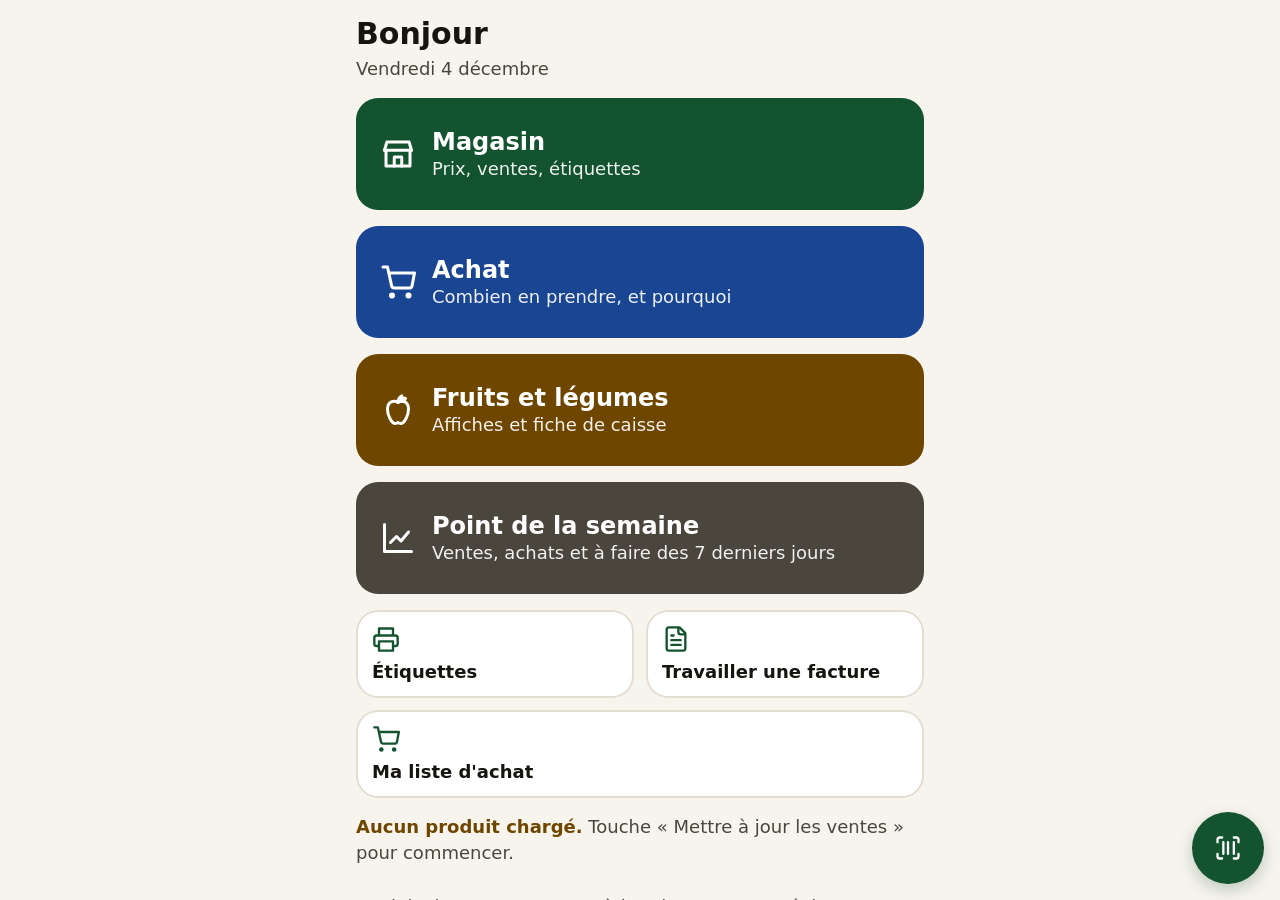
<file: v2/index.html>
<!DOCTYPE html>
<html lang="fr">
<head>
<meta charset="utf-8">
<meta name="viewport" content="width=device-width, initial-scale=1, viewport-fit=cover">
<meta name="theme-color" content="#F7F4EE">
<meta name="apple-mobile-web-app-capable" content="yes">
<meta name="apple-mobile-web-app-status-bar-style" content="default">
<meta name="apple-mobile-web-app-title" content="Corbeille">
<title>Corbeille</title>
<link rel="manifest" href="manifest.webmanifest">
<link rel="apple-touch-icon" href="icones/icone-180.png">
<link rel="stylesheet" href="css/tokens.css">
<link rel="stylesheet" href="css/composants.css">
<style>
  html,body{height:100%;overscroll-behavior:none;-webkit-tap-highlight-color:transparent;-webkit-text-size-adjust:100%}
  #app{height:100dvh;padding-top:env(safe-area-inset-top);box-sizing:border-box}
  #app>.scr{height:calc(100dvh - env(safe-area-inset-top))}
  button,label.btn{touch-action:manipulation;user-select:none;-webkit-user-select:none}
  @media (min-width:768px){#app>.scr .scr__corps,#app>.scr .scr__bas{max-width:600px;width:100%;margin:0 auto;box-sizing:border-box}}
  @media (prefers-reduced-motion:reduce){*{transition:none!important}}
</style>
</head>
<body>
<div id="app" class="cb"></div>
<noscript>Corbeille a besoin de JavaScript.</noscript>
<script type="module" src="js/app.js"></script>
</body>
</html>
</file>
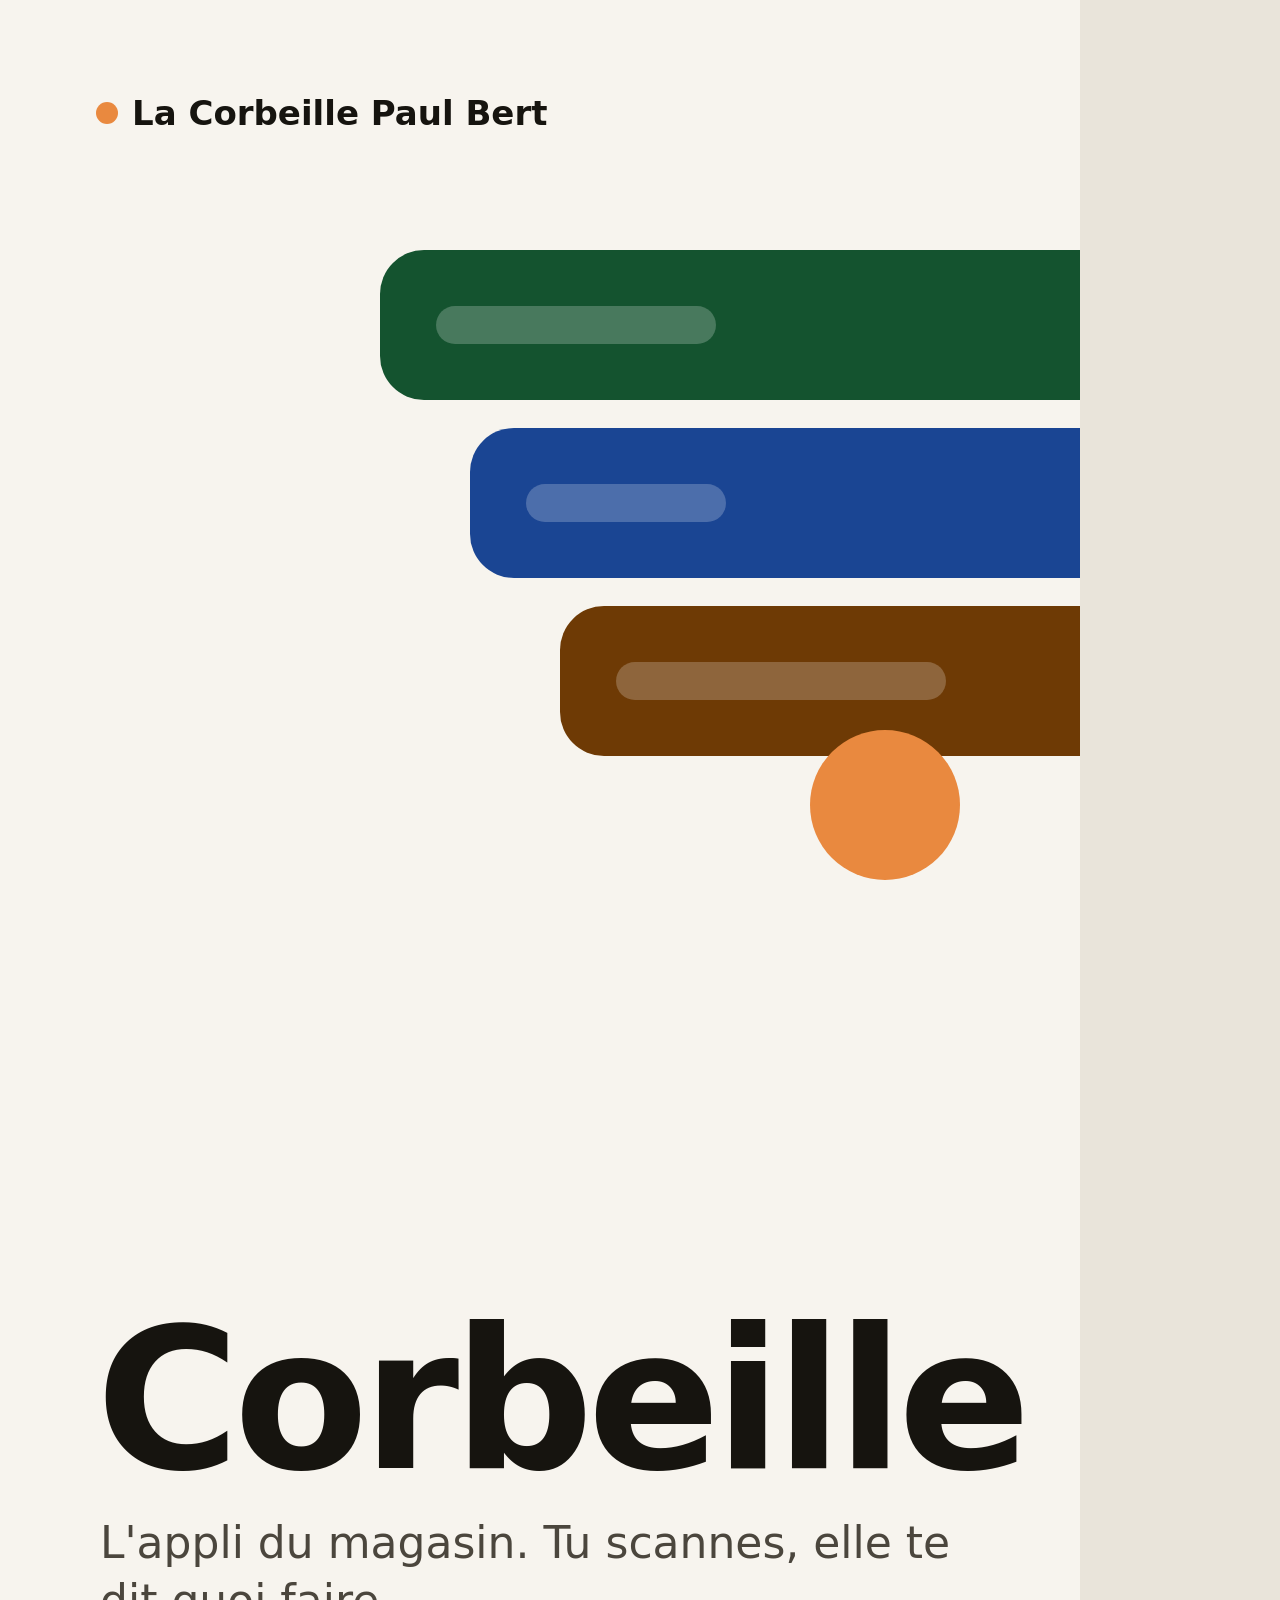
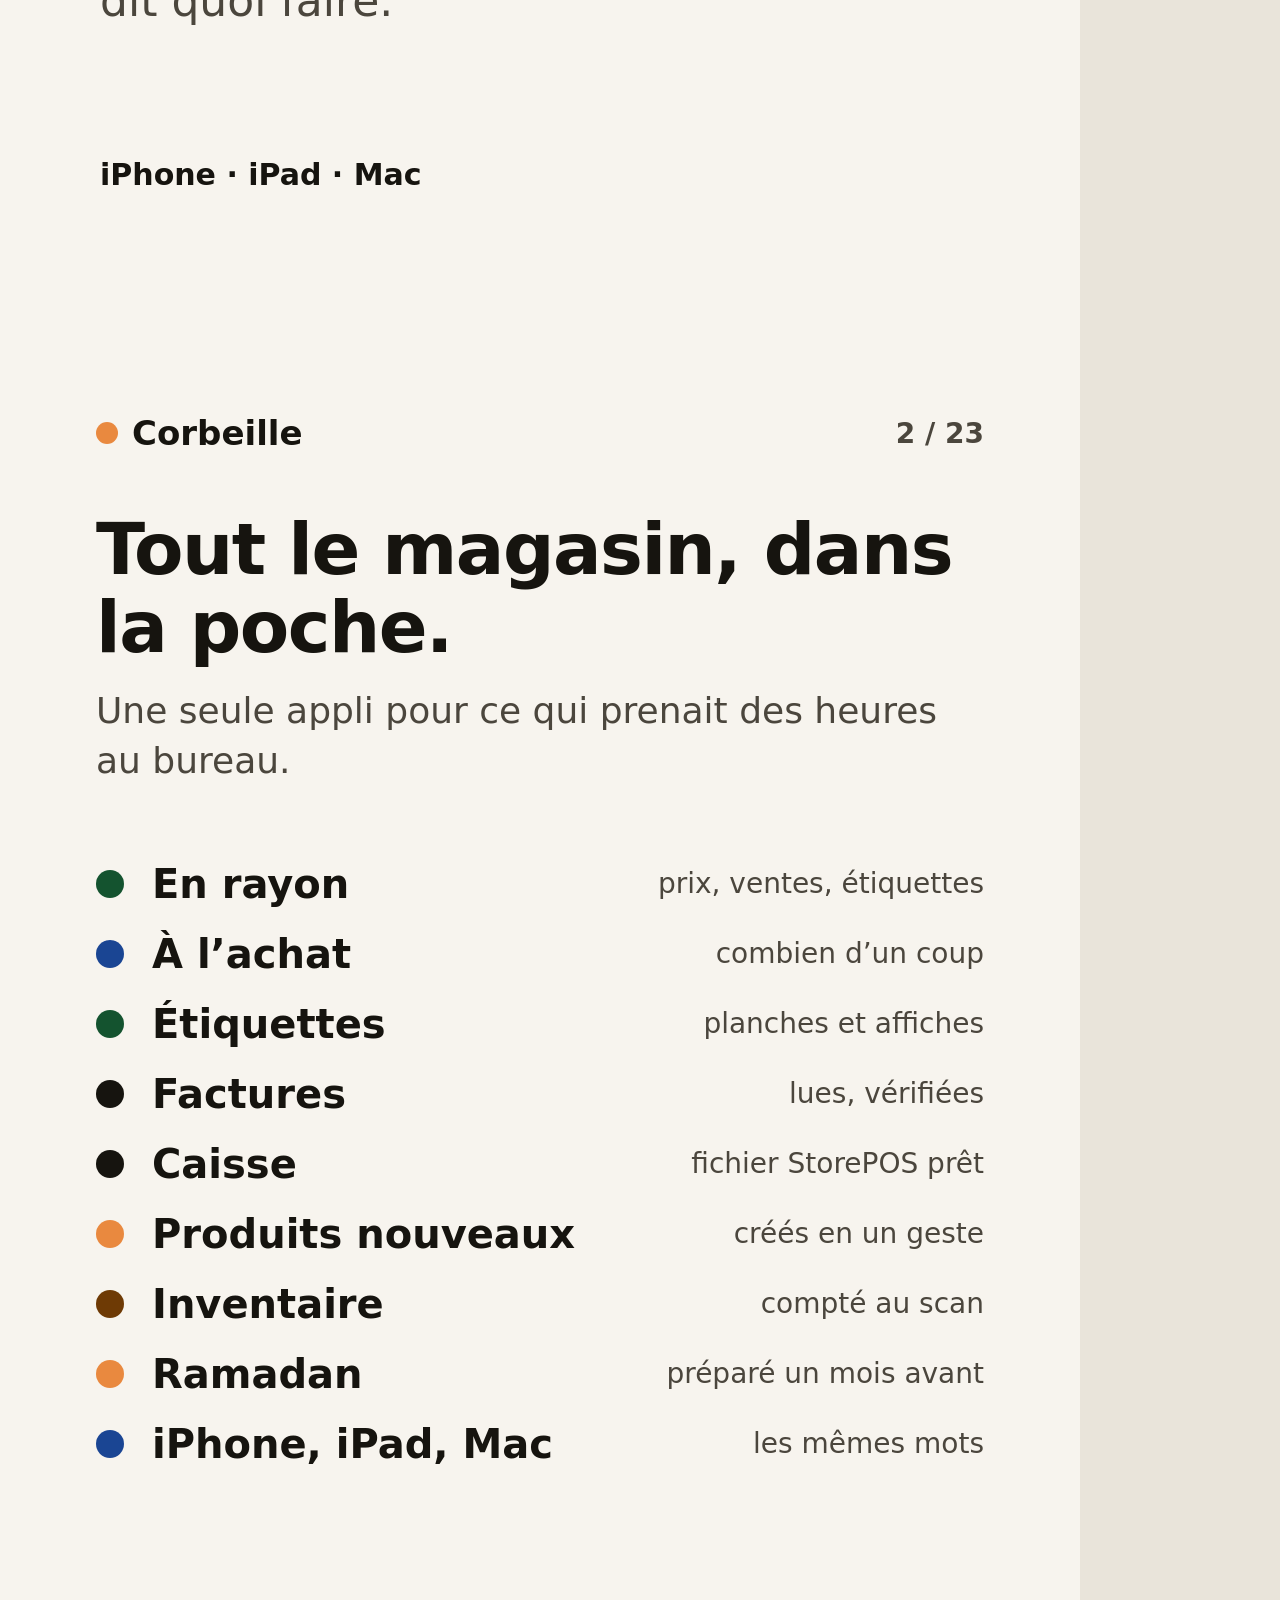
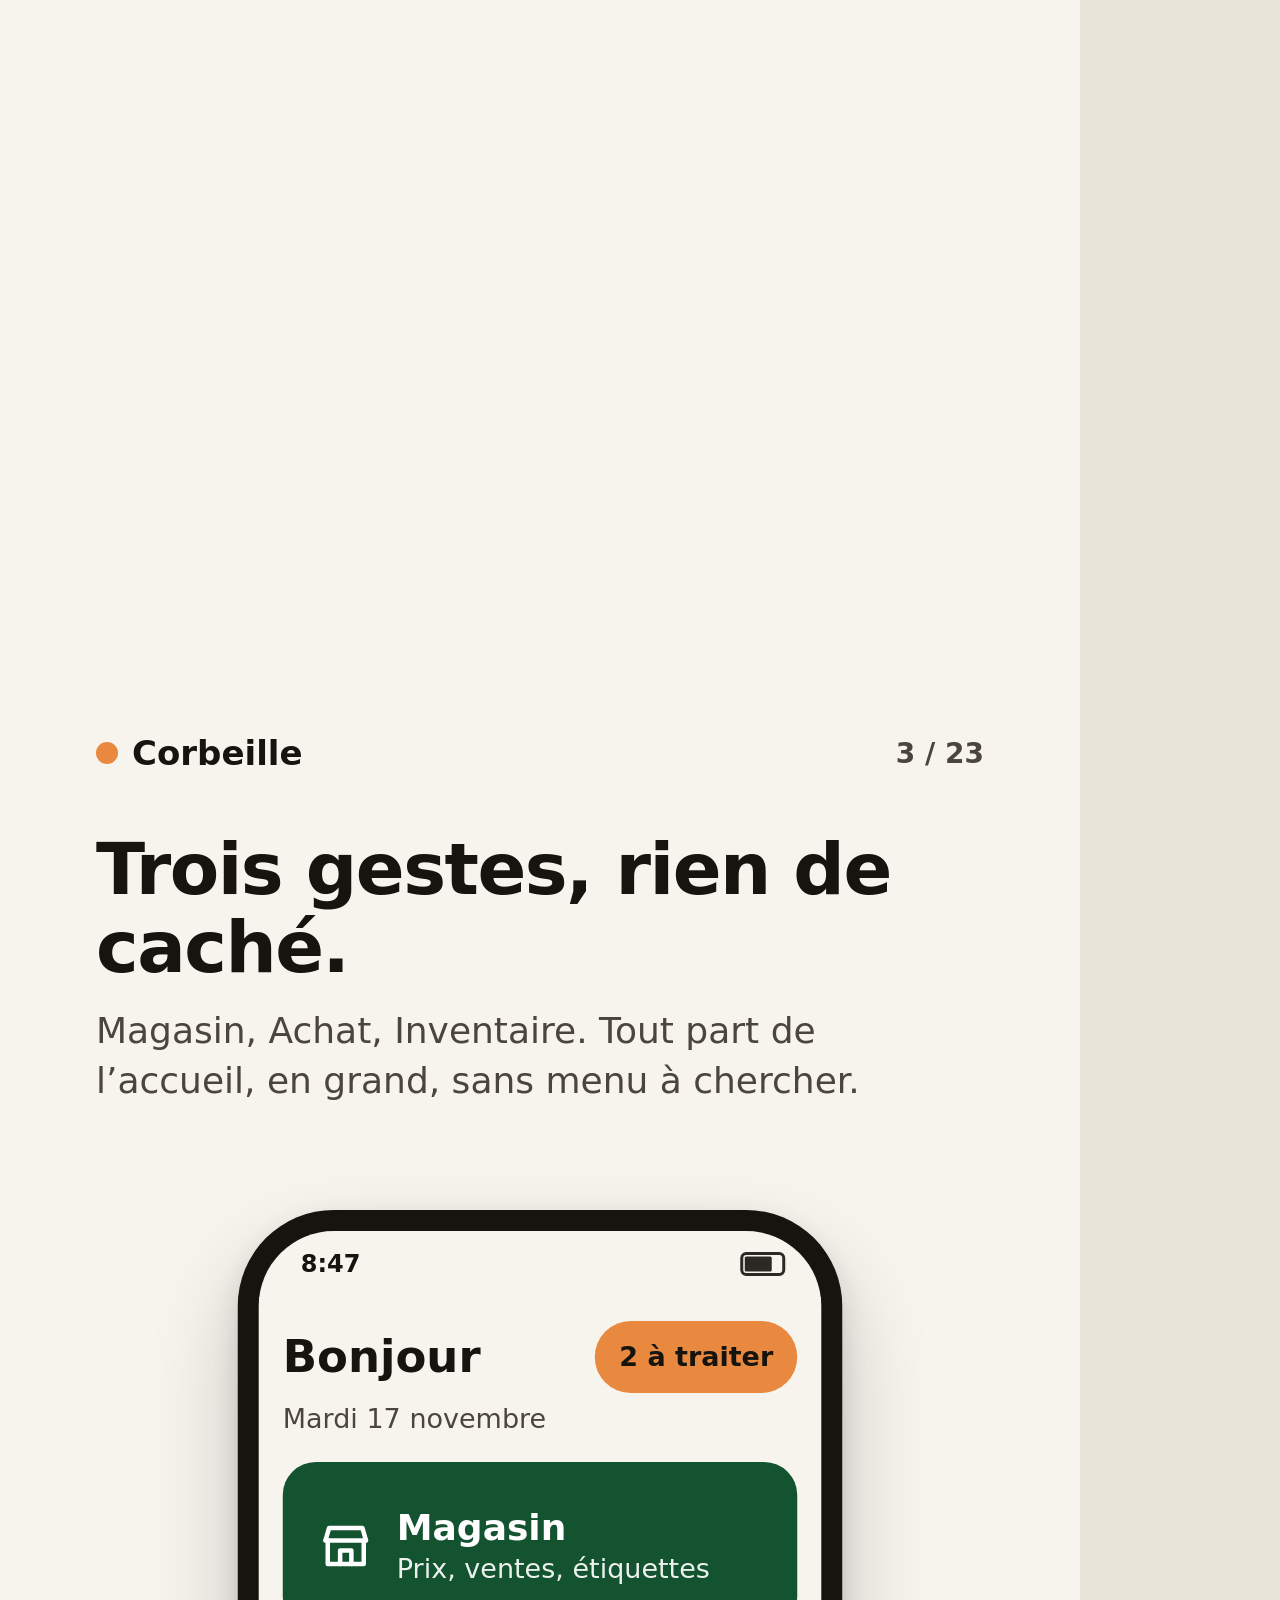
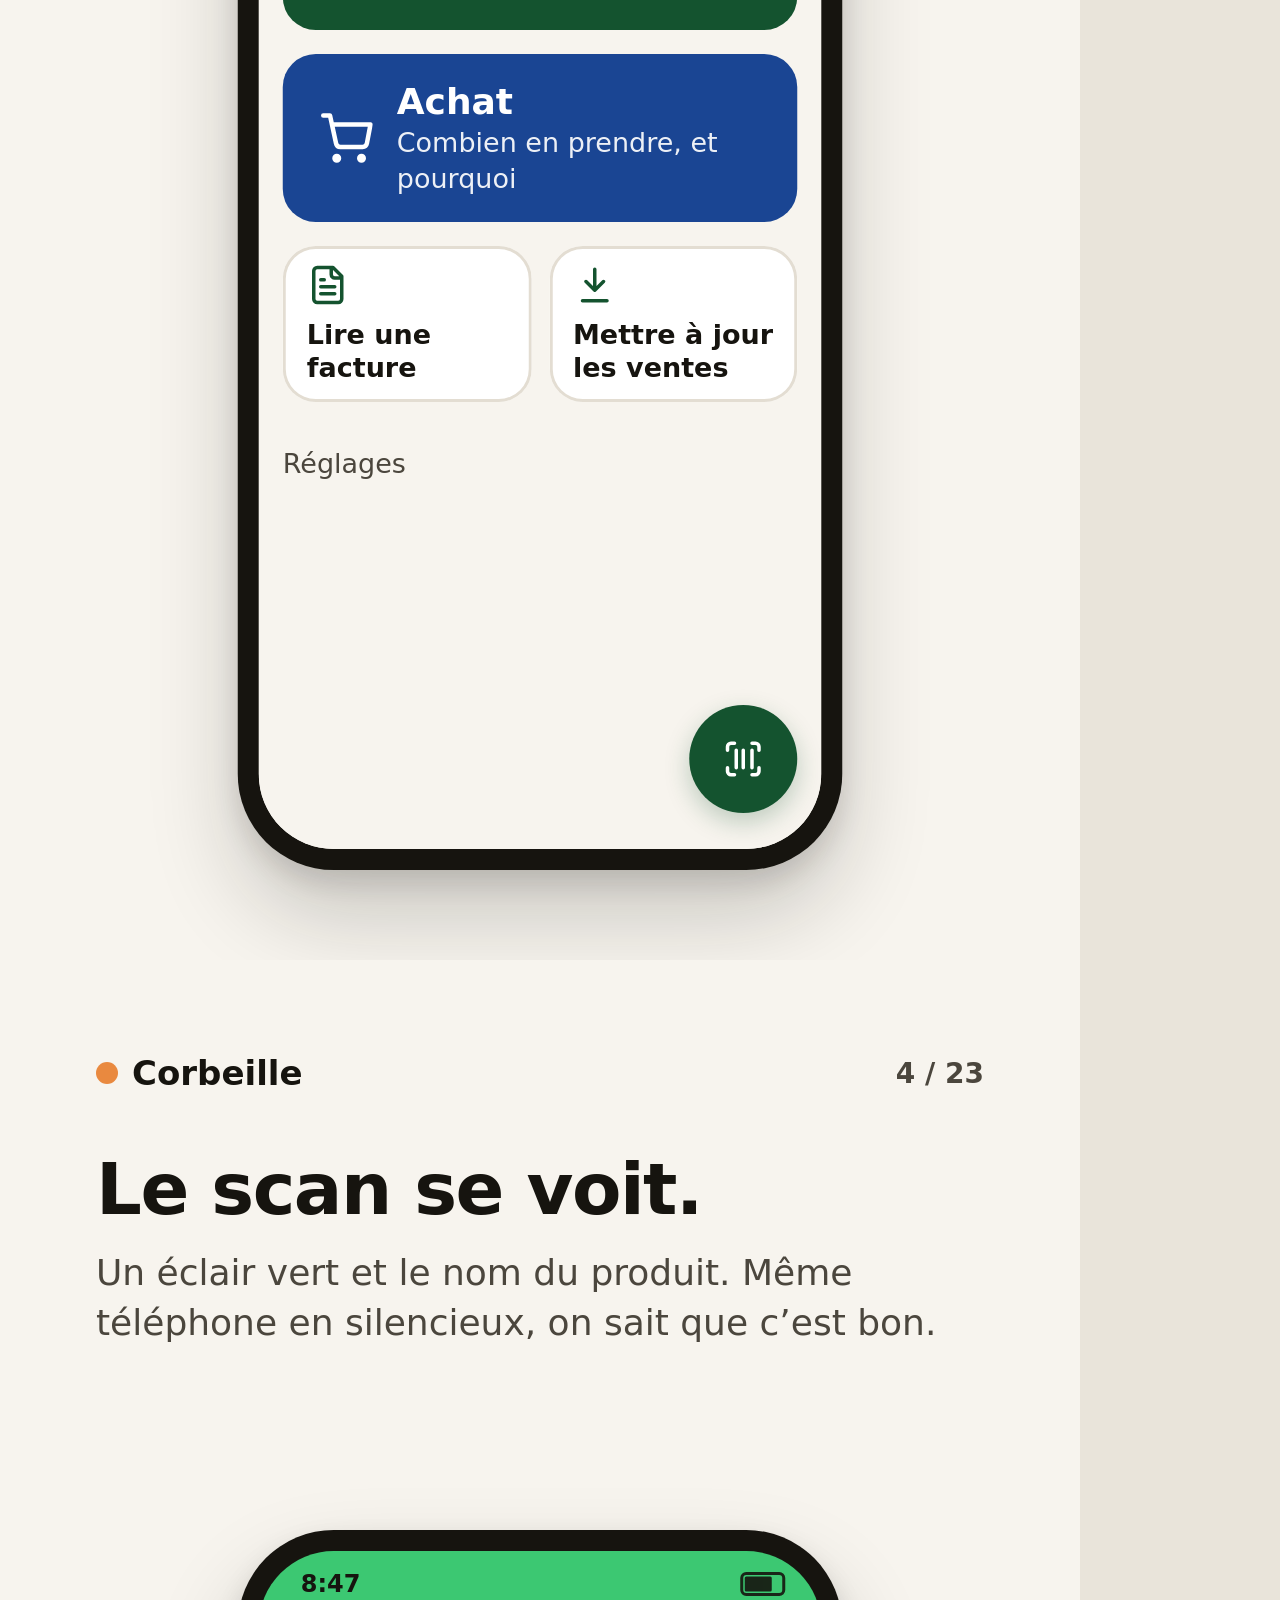
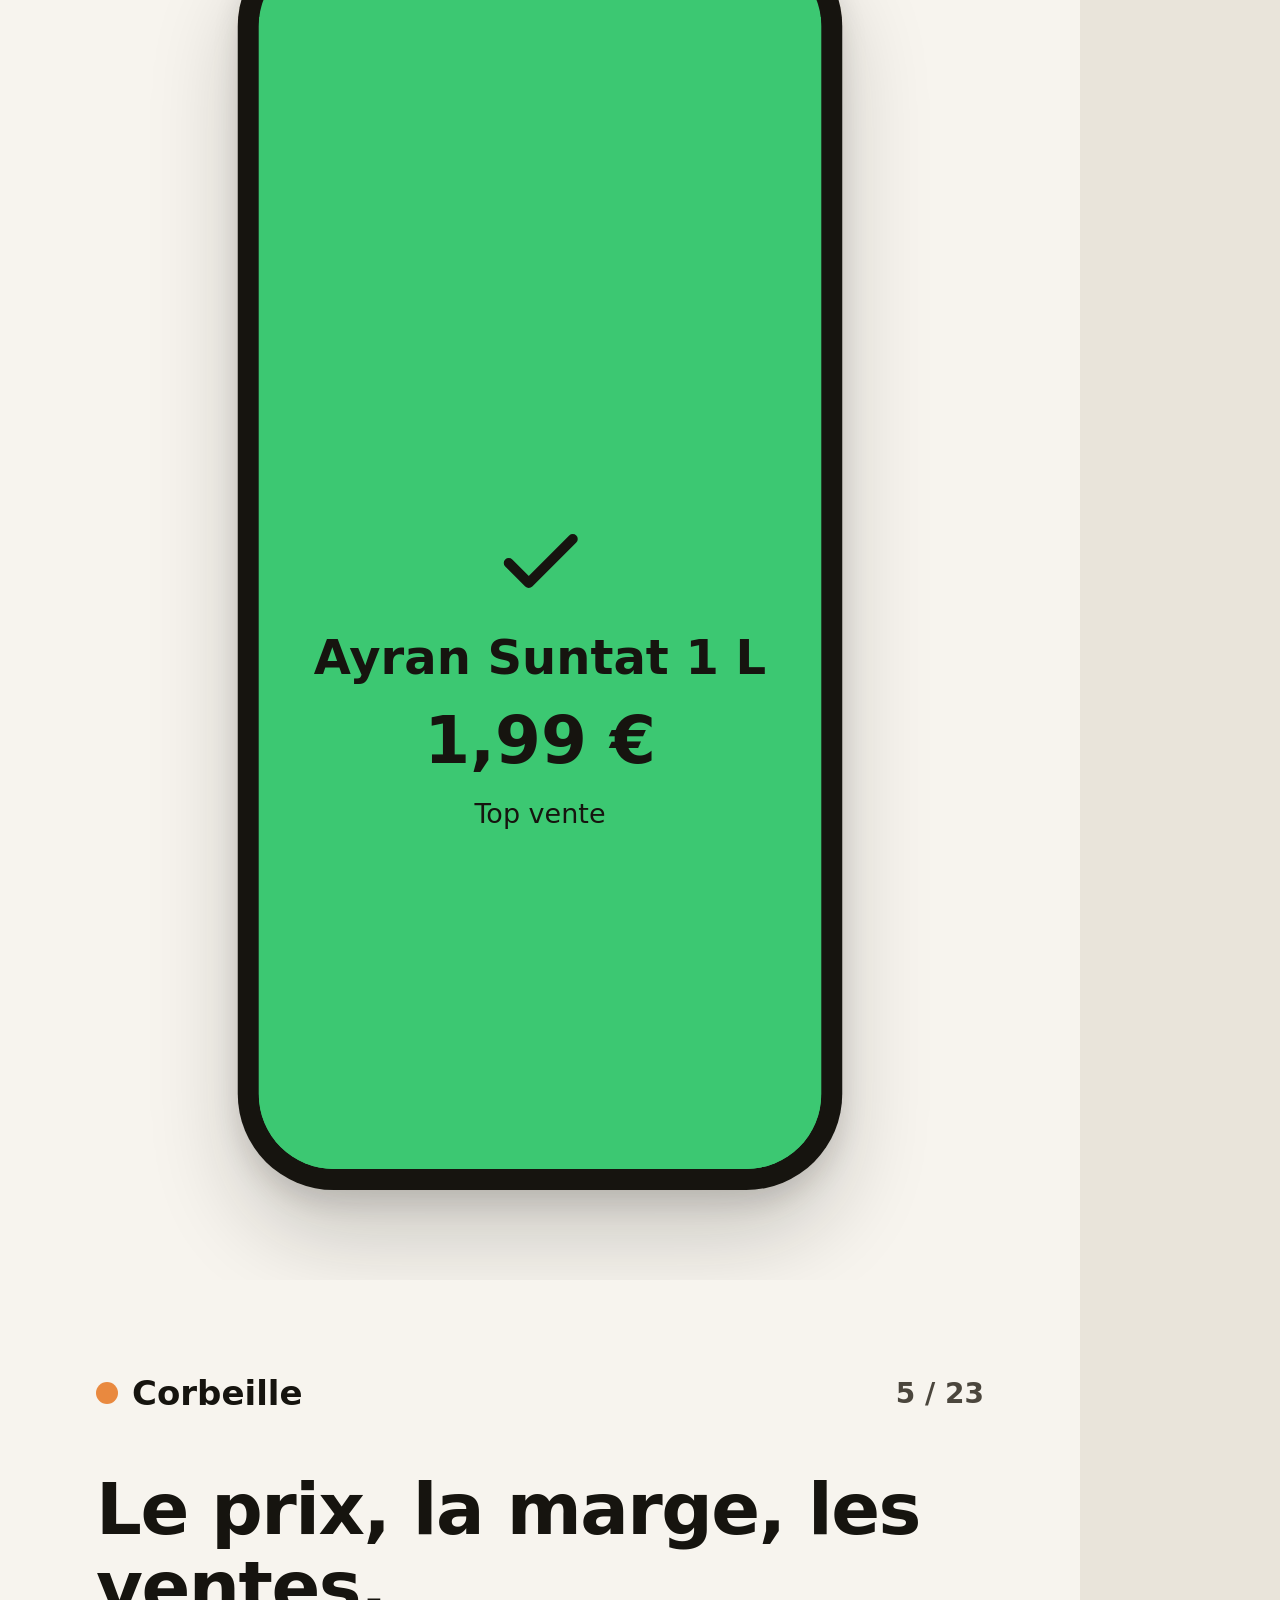
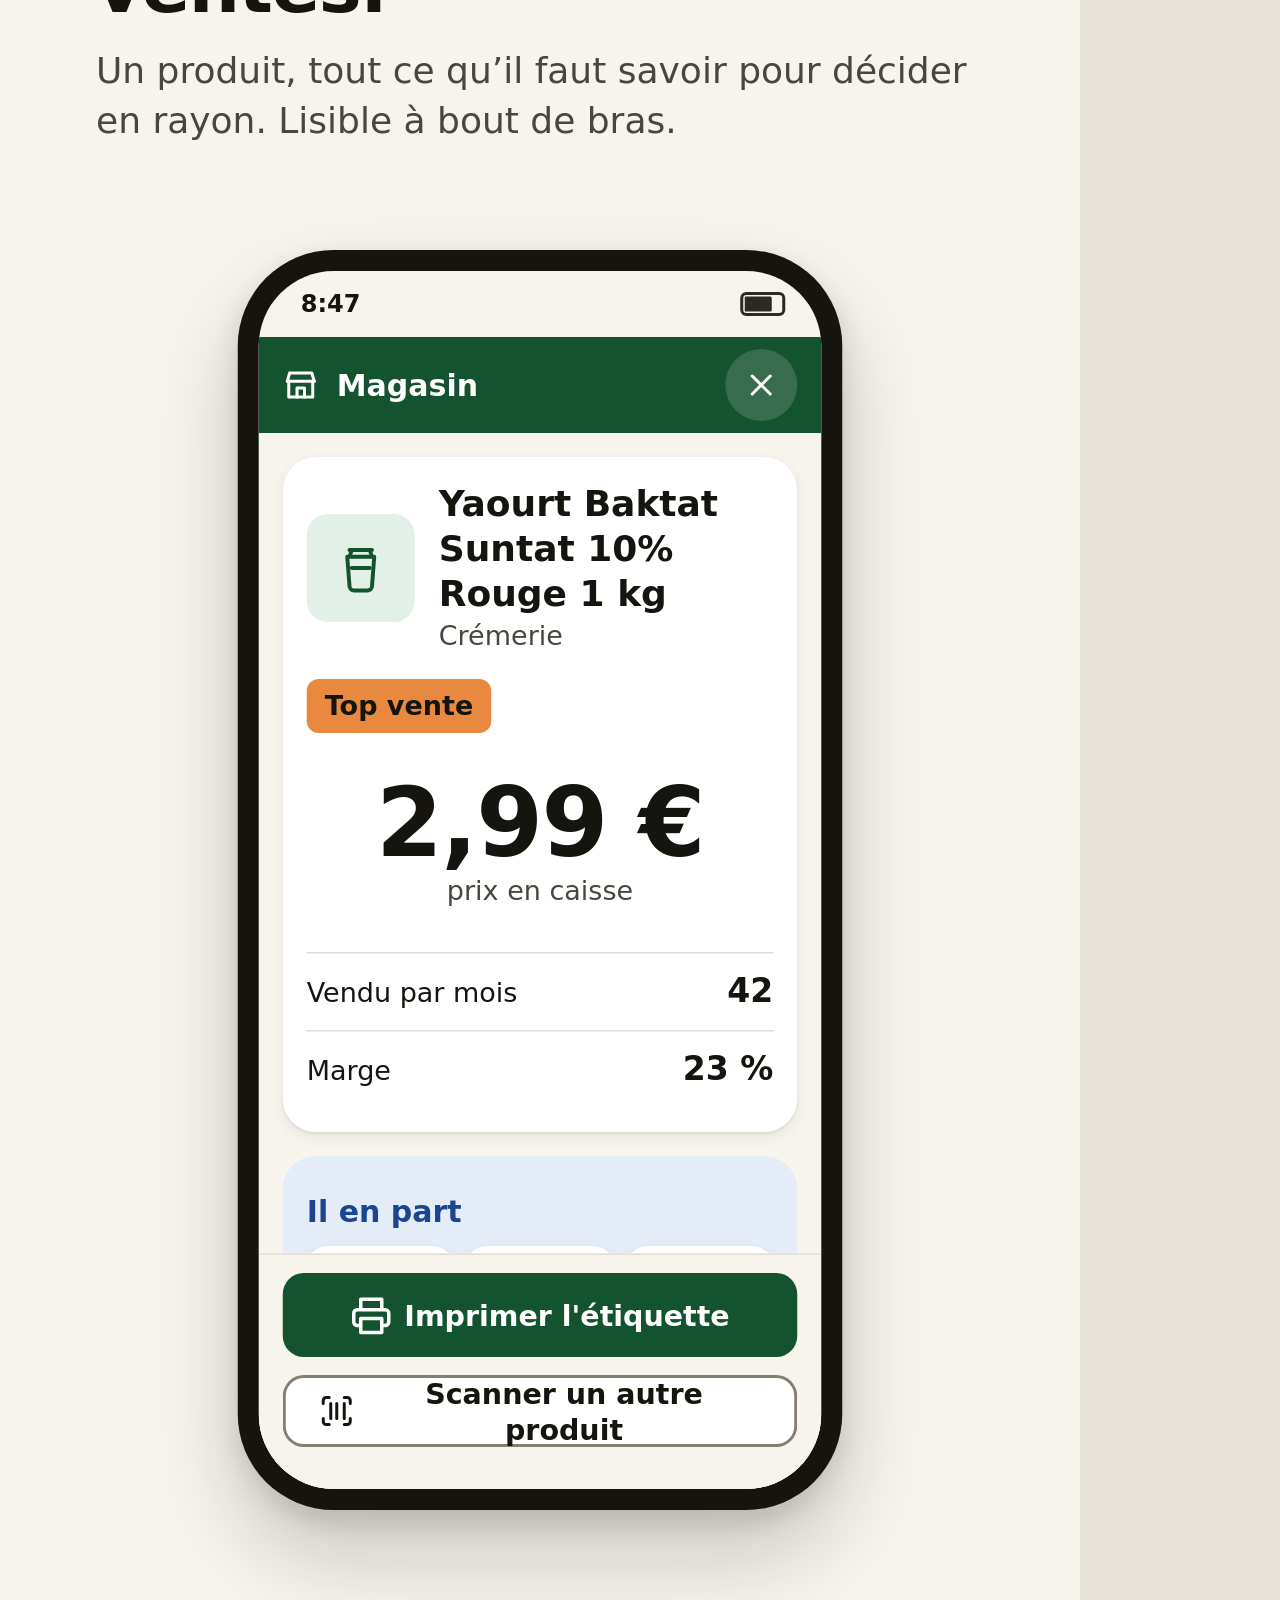
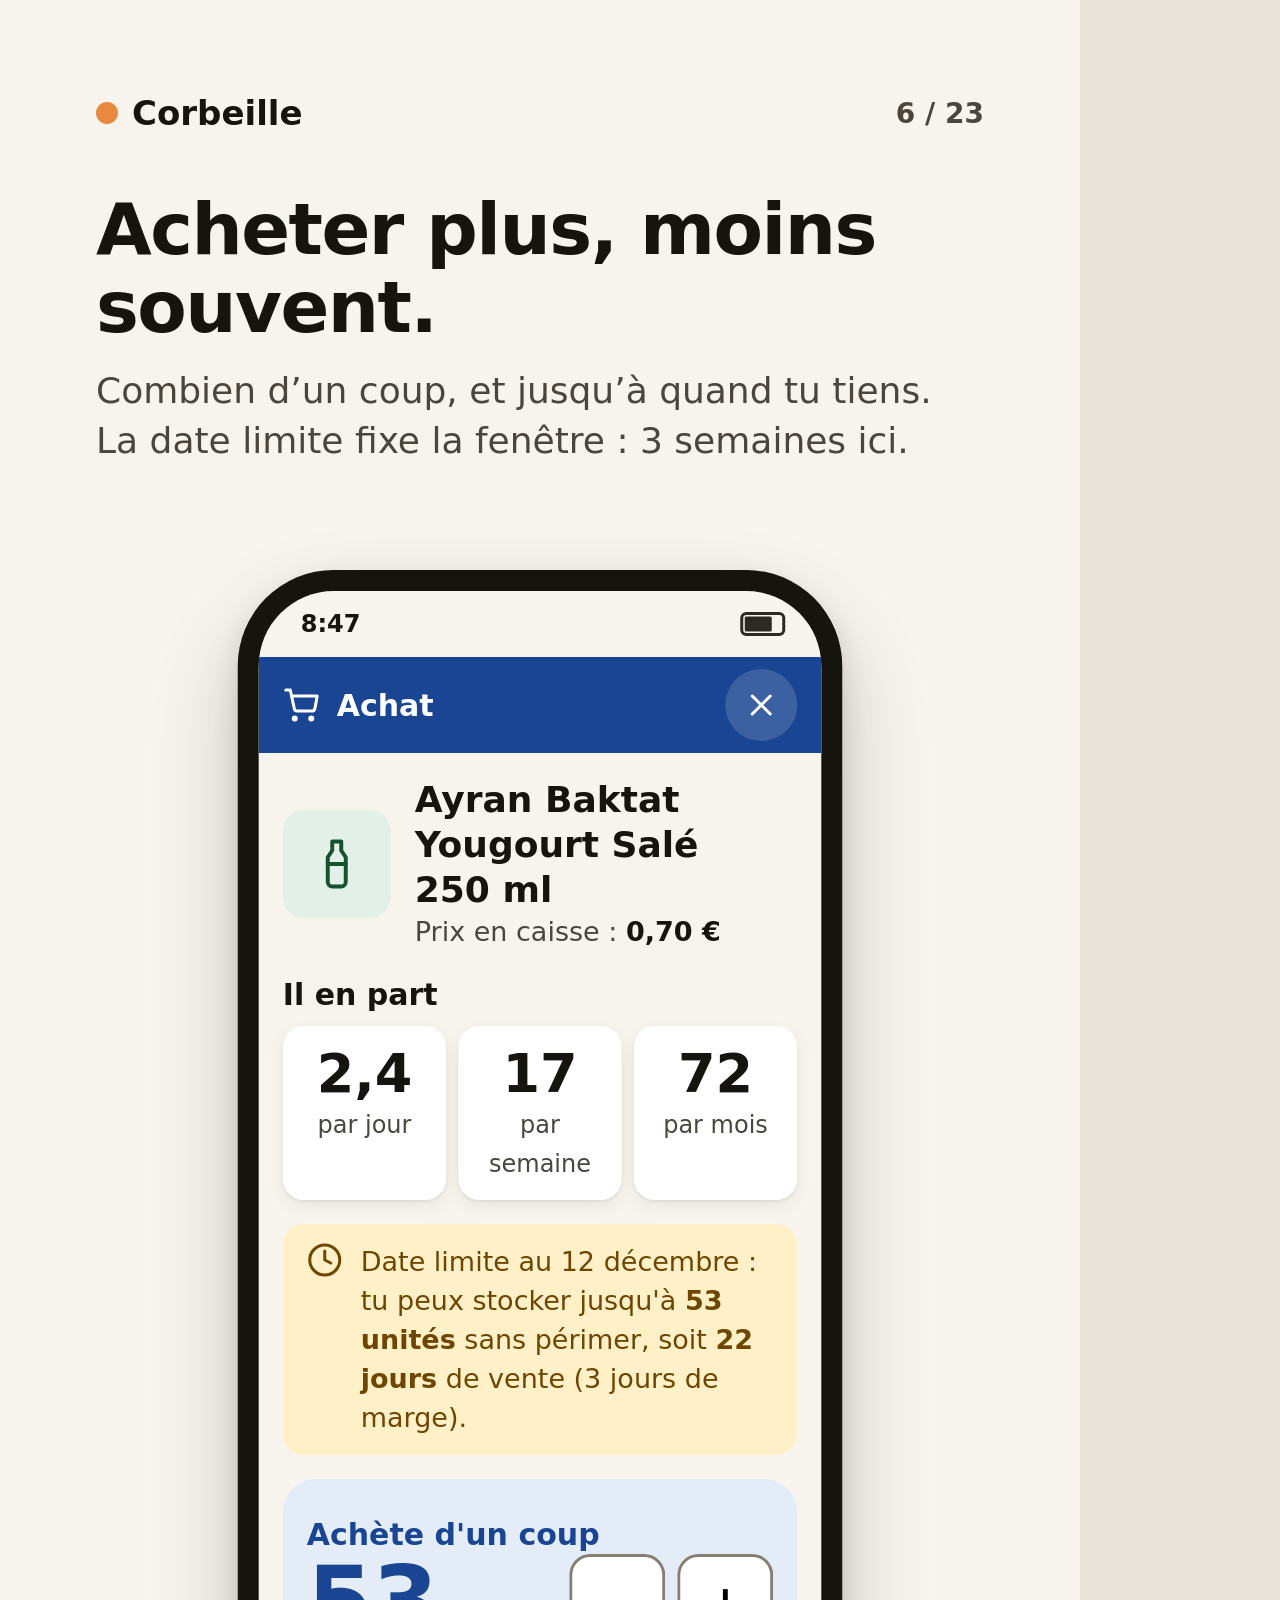
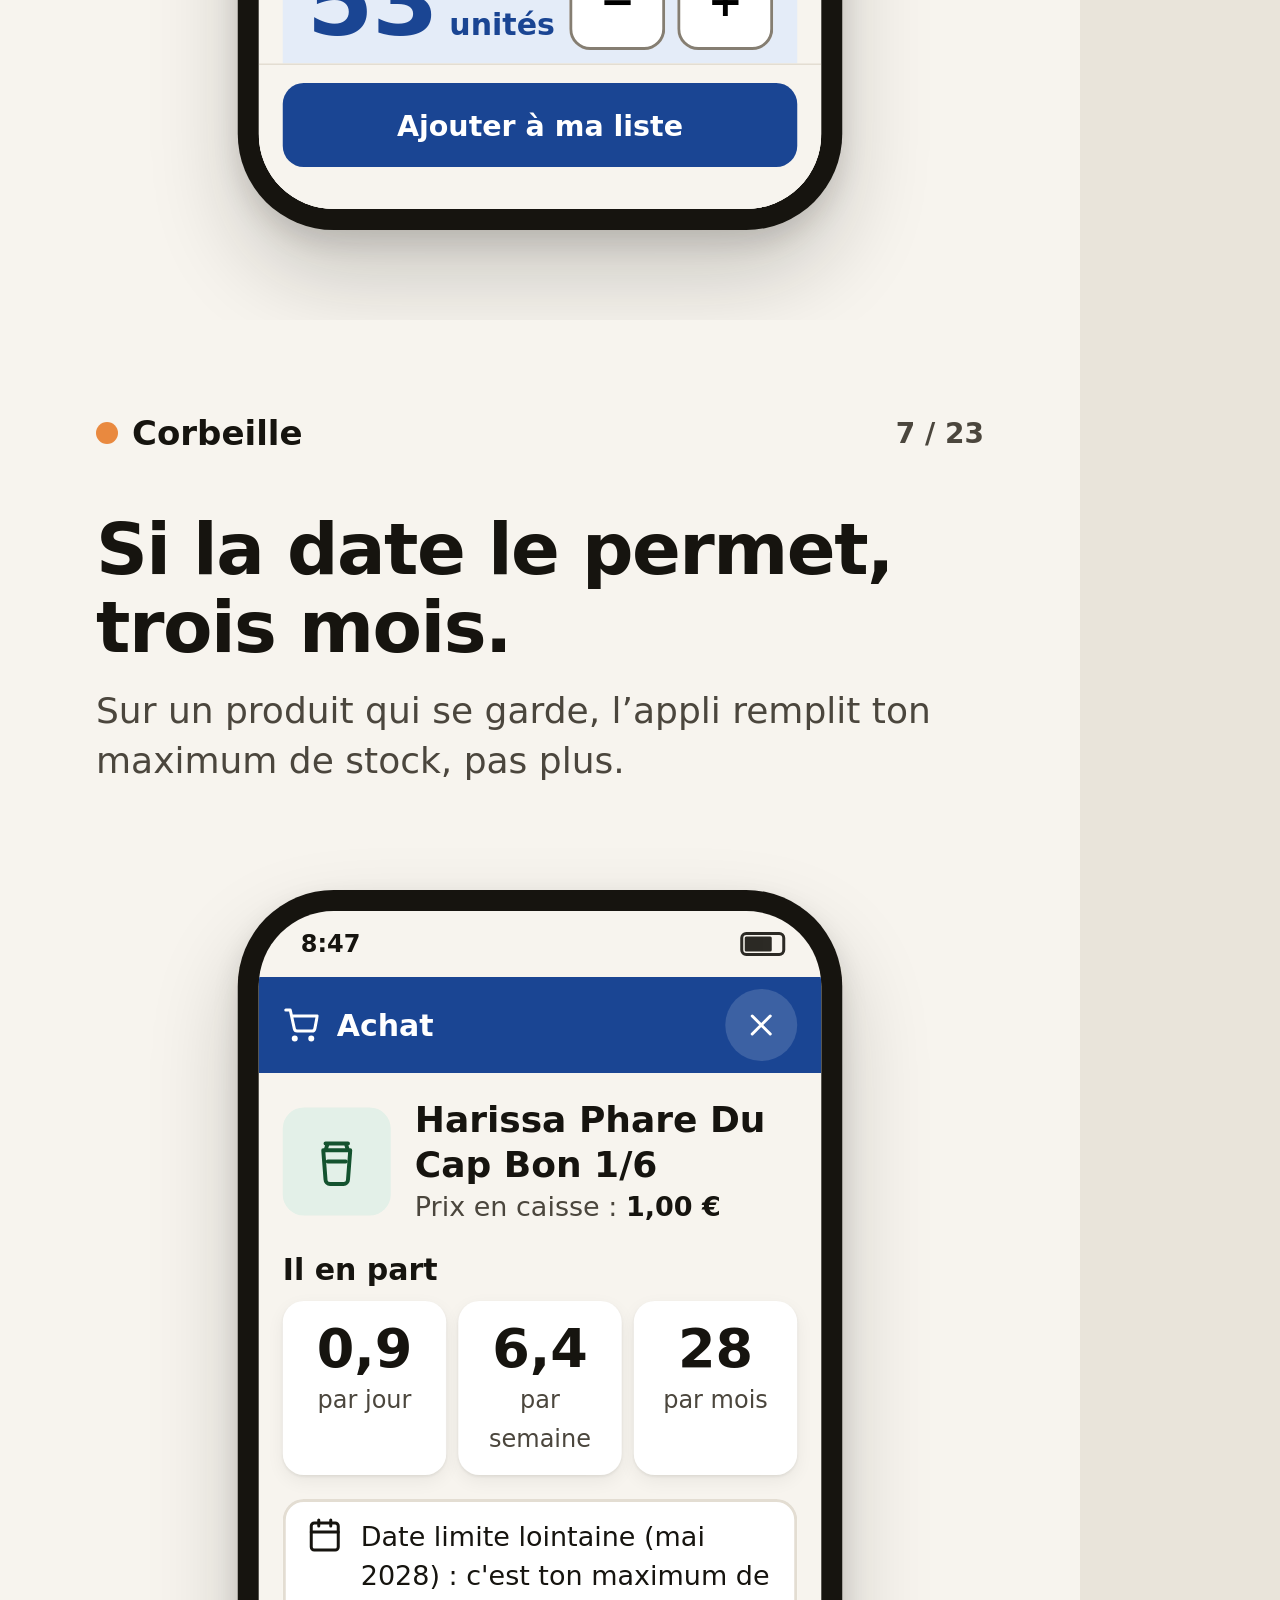
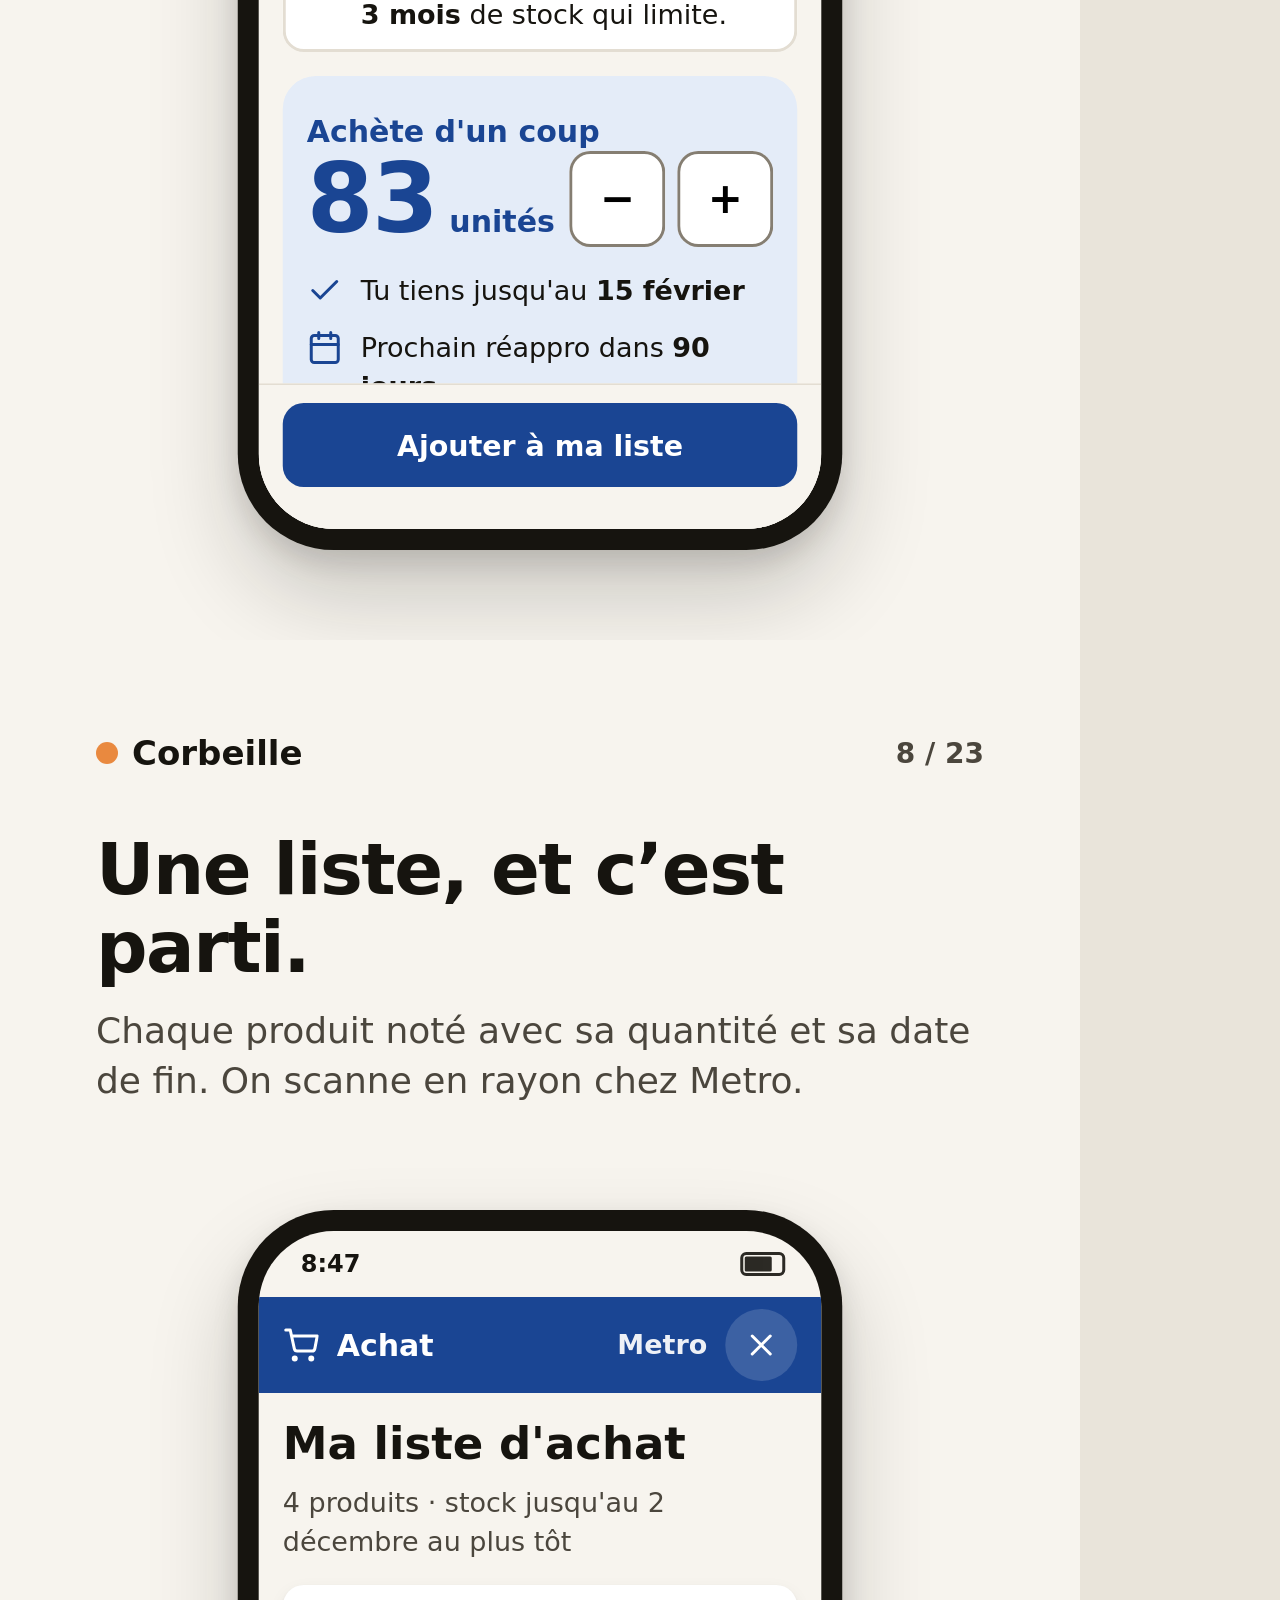
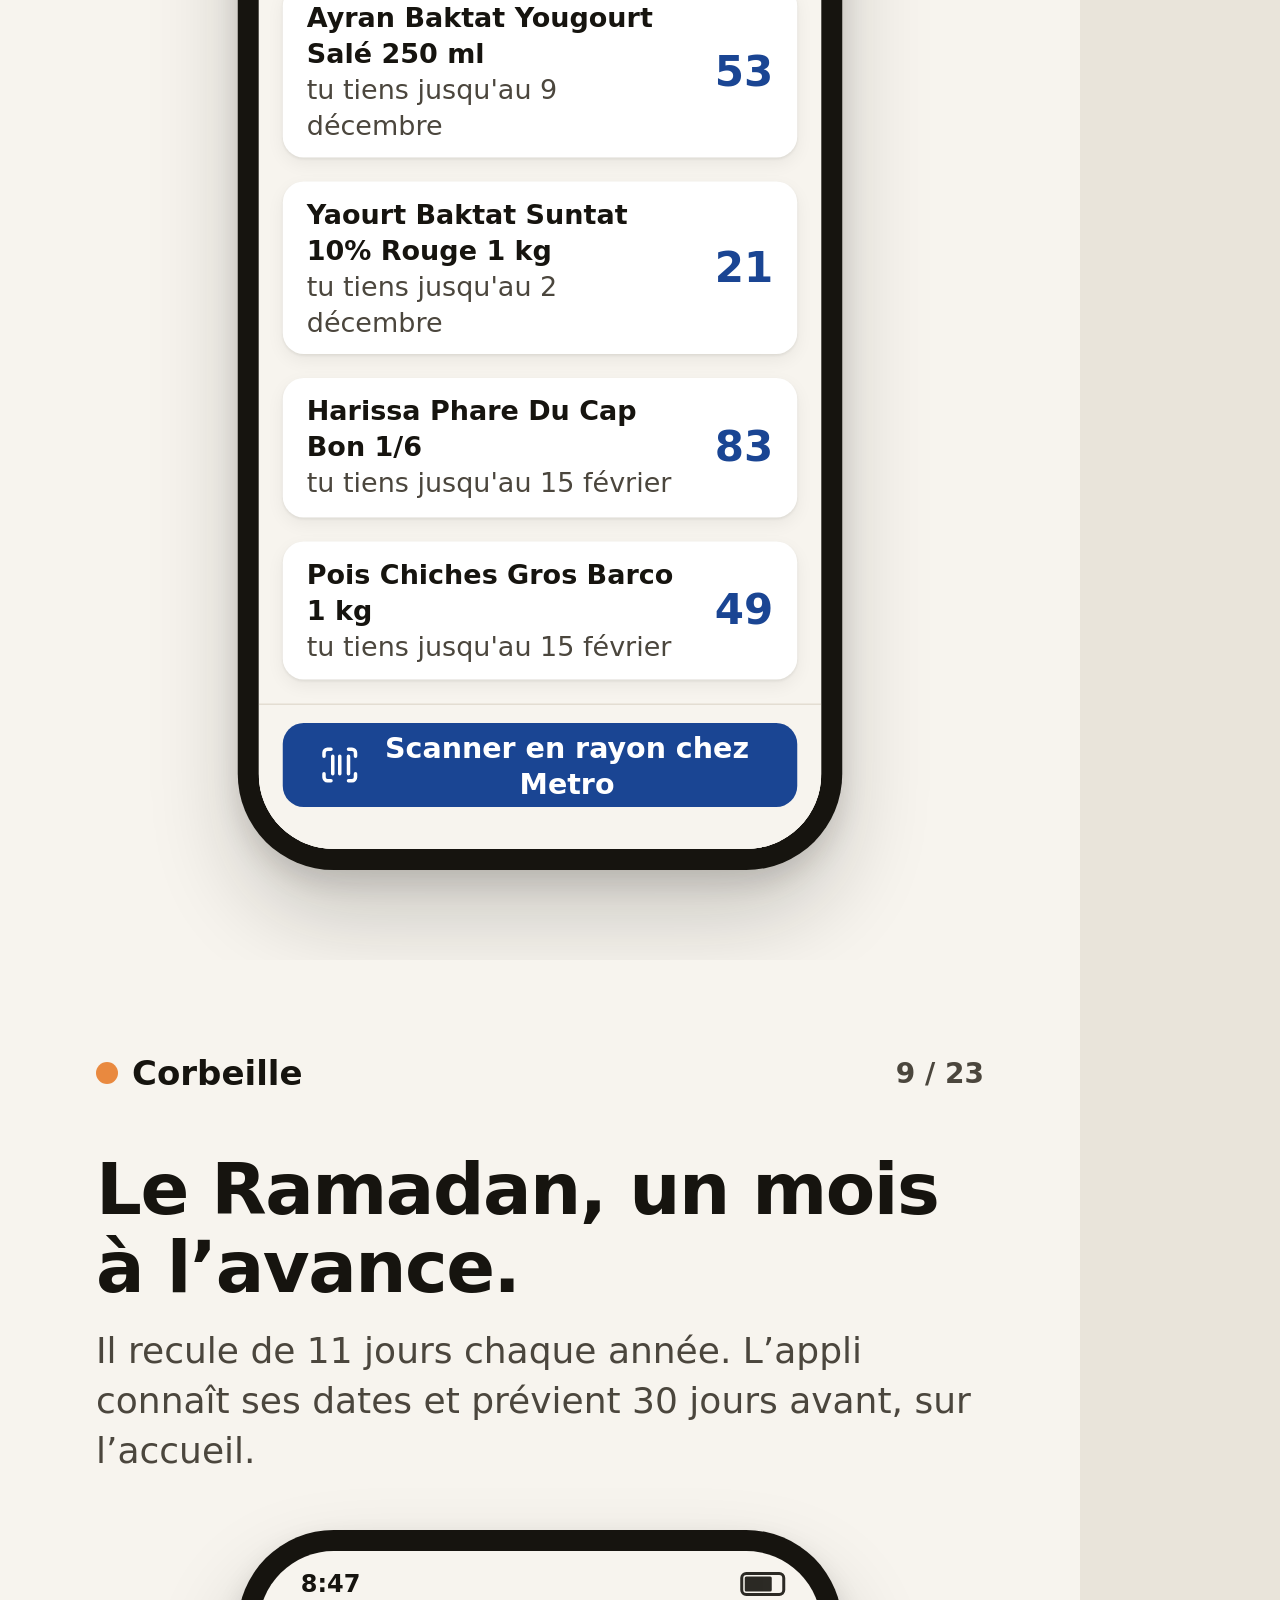
<file: v2/teaser/index.html>
<!DOCTYPE html>
<html lang="fr"><head><meta charset="utf-8"><meta name="viewport" content="width=1080">
<title>Corbeille — l'appli du magasin</title>
<link rel="stylesheet" href="../css/tokens.css"><link rel="stylesheet" href="../css/composants.css"><link rel="stylesheet" href="teaser.css">
</head><body><div id="pages"></div>
<script type="module">
import { ecranAccueil, ecranEclair, ecranFicheMagasin, barreMode, carteMagasin, blocVentes, joli } from '../js/ecrans.js';
import { icone } from '../js/icones.js';
import { calculAchat, euros } from '../js/calcul.js';
import { META, AYRAN_1L, YAOURT_1KG, AYRAN_25 } from './donnees-exemple.js';
import { HARISSA, POIS_CHICHES, HUILE_5L, PRINCE, COCA_15, OIGNON_5KG } from './donnees-exemple.js';
import { blocStock, ecranAchatStock, calculStock, ecranListe, ecranEtiquettes, planche, affiche, ecranFacture, ecranEnvoiCaisse, ecranInconnu, ecranPin, ecranInventaire, ecranMac, tuileRamadan, ecranRamadan } from './maquettes.js';
const RAM = (await (await fetch('../donnees/ramadan.json')).json()).ramadans;
const R = { semaines: 1, seuilTop: 365 };
const AUJ = new Date('2026-11-17T09:00:00');
const COURT = { jours: 365, dluo: new Date('2026-12-12T09:00:00'), marge: 3, horizonMax: 90, aujourdHui: AUJ };
const LONG = { jours: 365, dluo: new Date('2028-05-01T09:00:00'), marge: 3, horizonMax: 90, aujourdHui: AUJ };
const etat = () => `<div class="etat"><span>8:47</span><i></i></div>`;
const tel = (html, fond = '') => `<div class="tel tel--page"><div class="tel__ecran" style="${fond}">${etat()}${html}</div></div>`;
const pages = [];
const page = (titre, phrase, corps) => pages.push((n, t) => `<section class="page"><div class="marque"><i></i>Corbeille</div><div class="num">${n} / ${t}</div><div class="entete"><h1 class="titre">${titre}</h1><p class="phrase">${phrase}</p></div>${corps}</section>`);
const brut = html => pages.push(() => html);

brut(`<section class="page"><div class="marque"><i></i>La Corbeille Paul Bert</div>
  <div class="couv__blocs"><div class="b1"></div><div class="b2"></div><div class="b3"></div></div><div class="couv__disque"></div>
  <h1 class="couv__nom">Corbeille</h1><p class="couv__tag">L'appli du magasin. Tu scannes, elle te dit quoi faire.</p>
  <div class="couv__pied">iPhone · iPad · Mac</div></section>`);

page('Tout le magasin, dans la poche.', 'Une seule appli pour ce qui prenait des heures au bureau.', `<div class="sommaire">
  ${[['var(--corbeille)', 'En rayon', 'prix, ventes, étiquettes'], ['var(--achat)', 'À l’achat', 'combien d’un coup'], ['var(--corbeille)', 'Étiquettes', 'planches et affiches'], ['var(--encre)', 'Factures', 'lues, vérifiées'], ['var(--encre)', 'Caisse', 'fichier StorePOS prêt'], ['var(--abricot)', 'Produits nouveaux', 'créés en un geste'], ['var(--inventaire)', 'Inventaire', 'compté au scan'], ['var(--abricot)', 'Ramadan', 'préparé un mois avant'], ['var(--achat)', 'iPhone, iPad, Mac', 'les mêmes mots']].map(([c, t, s]) => `<div><i style="background:${c}"></i>${t}<span>${s}</span></div>`).join('')}</div>`);

page('Trois gestes, rien de caché.', 'Magasin, Achat, Inventaire. Tout part de l’accueil, en grand, sans menu à chercher.',
  tel(ecranAccueil({ bonjour: 'Bonjour', date: 'Mardi 17 novembre', aTraiter: 2 })));
page('Le scan se voit.', 'Un éclair vert et le nom du produit. Même téléphone en silencieux, on sait que c’est bon.',
  tel(ecranEclair({ type: 'ok', nom: 'Ayran Suntat 1 L', info: euros(AYRAN_1L.prix), detail: 'Top vente' }), 'background:var(--succes-vif)'));
page('Le prix, la marge, les ventes.', 'Un produit, tout ce qu’il faut savoir pour décider en rayon. Lisible à bout de bras.',
  tel(ecranFicheMagasin(YAOURT_1KG, META, R, { lectureSeule: false }).replace(/<div class="achat">[\s\S]*?<div class="fiabilite">[\s\S]*?<\/div>\s*<\/div>/, blocStock(YAOURT_1KG, { ...COURT, dluo: new Date('2026-12-05T09:00:00') }))));
page('Acheter plus, moins souvent.', 'Combien d’un coup, et jusqu’à quand tu tiens. La date limite fixe la fenêtre : 3 semaines ici.',
  tel(ecranAchatStock(AYRAN_25, COURT)));
page('Si la date le permet, trois mois.', 'Sur un produit qui se garde, l’appli remplit ton maximum de stock, pas plus.',
  tel(ecranAchatStock(HARISSA, LONG)));
const sc = calculStock(AYRAN_25, COURT), sh = calculStock(HARISSA, LONG), sp = calculStock(POIS_CHICHES, LONG), sy = calculStock(YAOURT_1KG, { ...COURT, dluo: new Date('2026-12-05T09:00:00') });
page('Une liste, et c’est parti.', 'Chaque produit noté avec sa quantité et sa date de fin. On scanne en rayon chez Metro.',
  tel(ecranListe([{ lib: AYRAN_25.lib, qte: sc.qte, jusqu: sc.jusqu }, { lib: YAOURT_1KG.lib, qte: sy.qte, jusqu: sy.jusqu }, { lib: HARISSA.lib, qte: sh.qte, jusqu: sh.jusqu }, { lib: POIS_CHICHES.lib, qte: sp.qte, jusqu: sp.jusqu }], sy.jusqu)));
// ---- Mode Ramadan : le jour de la démo est J-30 du Ramadan 2027 (date de la table embarquée) ----
const R27 = RAM.find(r => r.annee === 2027), D27 = new Date(R27.debut + 'T09:00:00'), AID27 = new Date(R27.aid + 'T09:00:00');
const J30 = new Date(D27.getTime() - 30 * 864e5), JOURS = Math.round((D27 - J30) / 864e5);
const dateJ30 = J30.toLocaleDateString('fr-FR', { weekday: 'long', day: 'numeric', month: 'long' }).replace(/^./, c => c.toUpperCase());
page('Le Ramadan, un mois à l’avance.', 'Il recule de 11 jours chaque année. L’appli connaît ses dates et prévient 30 jours avant, sur l’accueil.',
  tel(ecranAccueil({ bonjour: 'Bonjour', date: dateJ30, aTraiter: 1 }).replace('<div class="duo">', tuileRamadan(JOURS, D27) + '<div class="duo">')));
const PHARES = [
  { lib: 'DATTES RAVIERS 500G', prix: 1.99, an: 150, tendance: 10, prevois: 165, garde: 'un an' },
  { lib: '1L LAIT FERMENTE LABEN', prix: 2.20, an: 310, tendance: 6, prevois: 330, garde: '15 jours', maintenant: 110, enPlusieurs: 2 },
  { lib: '10 FEUILLES DE BRICK J-C', prix: 1.00, an: 180, tendance: 5, prevois: 190, garde: 'deux mois' },
  { lib: 'CHORBA IDEAL 110G', prix: 1.90, an: 48, tendance: 15, prevois: 55, garde: 'un an' }
];
pages.push((n, t) => `<section class="page"><div class="marque"><i></i>Corbeille</div><div class="num">${n} / ${t}</div><div class="entete"><h1 class="titre">Ramadan contre Ramadan.</h1><p class="phrase">L’an dernier, la tendance du moment, la date limite : une quantité par produit, prête pour la liste.</p></div>${tel(ecranRamadan({ jours: JOURS, debut: D27, aid: AID27, produits: PHARES }))}<div class="ram-exemple">Vrais produits et vrais prix de la caisse. Quantités d’exemple.</div></section>`);
const ETQ = [{ ...POIS_CHICHES }, { ...HUILE_5L }, { ...PRINCE, top: true }, { ...COCA_15, top: true }, { ...AYRAN_1L, top: true }, { ...YAOURT_1KG, top: true }];
page('L’étiquette, en vrai.', 'Nom en très gros, prix, prix au kilo, code-barres. On la voit à sa taille avant d’imprimer.',
  tel(ecranEtiquettes([ETQ[0], ETQ[1], ETQ[2], ETQ[4]])));
page('24 étiquettes, une feuille A4.', 'Papier simple, sans fond coloré. Les meilleures ventes ont leur bandeau noir.',
  `<div style="position:absolute;left:90px;top:470px">${planche(ETQ)}</div>`);
page('Les fruits et légumes ont leur affiche.', 'Origine, catégorie, prix au kilo calculé tout seul. Rien ne s’imprime sans prix ni origine.',
  `<div style="position:absolute;left:120px;top:520px">${affiche({ nom: 'Oignon jaune', sous: 'Sac de 5 kg', origine: 'France', drapeau: ['#1F3A93', '#FFFFFF', '#D0312D'], prix: OIGNON_5KG.prix, unite: 'le sac', auKilo: OIGNON_5KG.prix / 5 })}</div>
   <div style="position:absolute;left:120px;right:120px;top:1170px;display:grid;gap:18px">${[['A4 paysage', 'affiche de rayon'], ['A6 à piquer', 'dans les bacs'], ['Liste murale', 'les prix de la semaine'], ['Fiche caisse', 'le code à flasher']].map(([a, b]) => `<div style="display:flex;justify-content:space-between;font:600 34px/44px var(--font-titre);border-bottom:2px solid var(--trait);padding-bottom:14px"><span>${a}</span><span style="font:400 30px/44px var(--font-texte);color:var(--encre-2)">${b}</span></div>`).join('')}</div>`);
const FAC = [{ lib: AYRAN_1L.lib, quantite: 24, pa: AYRAN_1L.pa0, ok: true, comment: 'par le code-barres' }, { lib: YAOURT_1KG.lib, quantite: 12, pa: YAOURT_1KG.pa0, ok: true, comment: 'appris la dernière fois' }, { lib: 'AYRAN SUNTAT 2L', ok: false, message: 'Pas encore en caisse : scanne-le pour créer sa fiche.' }];
page('La facture se lit toute seule.', 'Chaque ligne retrouve son produit. Les prix d’achat sont comparés à la caisse.',
  tel(ecranFacture(FAC, 'Globalfood')));
page('La caisse à jour, en un fichier.', 'Les changements de la journée partent dans un seul fichier StorePOS. Toujours testé sur une ligne d’abord.',
  tel(ecranEnvoiCaisse([{ lib: AYRAN_1L.lib, quoi: 'prix d’achat vérifié' }, { lib: YAOURT_1KG.lib, quoi: 'prix d’achat vérifié' }, { lib: 'AYRAN SUNTAT 2L', quoi: 'nouvelle fiche' }])));
page('Les factures arrivent seules.', 'Posée sur le Drive, une facture apparaît dans « À traiter ». Dext et le comptable ne voient aucune différence.',
  tel(`<div class="scr cb">${barreMode('magasin', 'À traiter', true)}<div class="scr__corps">
    <div class="accueil__haut"><h1 class="titre-1">À traiter</h1><span class="compteur">2</span></div><div class="note" style="margin-top:-8px">Drive vérifié à 8:45</div>
    ${[['Facture Globalfood 17-11.pdf', '2026 › GLOBALFOOD · 17 nov.'], ['Facture DCA 16-11.pdf', '2026 › DCA · 16 nov.']].map(([t, d]) => `<div class="ligne"><div class="ligne__ico">${icone('facture')}</div><div class="ligne__txt"><div class="ligne__titre">${t}</div><div class="ligne__detail">${d}</div></div><button class="btn btn--secondaire">Traitée</button></div>`).join('')}
    <h2 class="titre-3" style="margin-top:8px">Déjà traitées</h2><div class="ligne"><div class="ligne__ico">${icone('facture')}</div><div class="ligne__txt"><div class="ligne__titre">Facture Metro 14-11.pdf</div><div class="ligne__detail">traitée par iPhone du magasin</div></div><span class="pastille pastille--ok">Traitée</span></div>
    </div><div class="scr__bas"><button class="btn btn--principal">${icone('import')}Rafraîchir maintenant</button></div></div>`));
page('Un produit nouveau ? Trois secondes.', 'Le caissier scanne, l’appli trouve le nom, la marque et la photo. Il n’a plus qu’à confirmer.',
  tel(ecranInconnu('6194049100013')));
page('Chacun son code à la caisse.', 'Un code à 4 chiffres : on sait qui a fait quoi, sans compte ni mot de passe.',
  tel(ecranPin()));
page('L’inventaire au scan.', 'Zone par zone, la quantité au pouce. Tout est enregistré au fil de l’eau, rien ne se perd.',
  tel(ecranInventaire()));
page('La même, en plus grand.', 'Sur iPad, les mêmes mots et les mêmes gestes, avec la place en plus.', (() => {
  const p = YAOURT_1KG, c = calculAchat(p, META, R);
  const lignes = [['facture', 'Facture Globalfood 17-11.pdf', '3 lignes', '<span class="pastille pastille--alerte">1 à vérifier</span>'], ['achat', 'Liste d’achat', '4 produits notés', '<span class="pastille pastille--ok">Prête</span>']]
    .map(([i, t, d, s]) => `<div class="ligne"><div class="ligne__ico">${icone(i)}</div><div class="ligne__txt"><div class="ligne__titre">${t}</div><div class="ligne__detail">${d}</div></div>${s}${icone('chevron', 'cb-ico cb-ico--24')}</div>`).join('');
  return `<div class="ipad ipad--page"><div class="ipad__ecran cb" style="flex-direction:column"><div class="etat" style="padding:0 32px"><span>8:47</span><i></i></div>${barreMode('magasin', 'Ventes et prix', true)}
    <div class="ipad__grille"><div style="display:grid;gap:20px;align-content:start">${carteMagasin(p, META, R)}<button class="btn btn--principal">${icone('imprimer')}Imprimer l'étiquette</button></div><div>${blocStock(YAOURT_1KG, { ...COURT, dluo: new Date('2026-12-05T09:00:00') })}</div></div>
    <div style="padding:0 28px 28px;display:grid;gap:12px"><h3 class="titre-3">À traiter</h3>${lignes}</div></div></div>`;
})());
page('Au bureau, sur le Mac.', 'La liste à gauche, la facture à droite, le clavier pour tout. Une vraie fenêtre dans le Dock.',
  `<div class="mac" style="top:560px"><div class="mac__cadre">${ecranMac(FAC)}</div><div class="mac__pied"></div></div>`);
page('Sérieuse, par principe.', 'Ce que l’appli ne fera jamais, même pressée.', `<div class="piliers">
  ${[['var(--corbeille)', 'check', 'Aucun prix inventé', 'Seuls les prix de la caisse s’impriment.'], ['var(--achat)', 'frais', 'Rien d’irréversible', 'Chaque geste a son « Annuler ».'], ['var(--inventaire)', 'import', 'Marche sans réseau', 'Allée de Metro ou réserve : tout continue.'], ['var(--encre)', 'facture', 'Les factures ne bougent pas', 'Le Drive et le comptable restent comme avant.']].map(([c, i, t, s]) => `<div class="pilier"><div class="pilier__ico" style="background:${c}">${icone(i)}</div><div><b>${t}</b><span>${s}</span></div></div>`).join('')}</div>`);
brut(`<section class="page"><div class="marque"><i></i>La Corbeille Paul Bert</div>
  <div class="couv__blocs" style="top:200px"><div class="b1"></div><div class="b2"></div><div class="b3"></div></div><div class="couv__disque" style="top:680px"></div>
  <h1 class="couv__nom">Corbeille</h1><p class="couv__tag">Pensée pour le plus petit des iPhone, et pour les mains du magasin.</p>
  <div class="couv__pied">iPhone · iPad · Mac</div></section>`);
const T = pages.length;
document.getElementById('pages').innerHTML = pages.map((f, i) => f(i + 1, T)).join('');
document.body.dataset.pret = '1';
</script></body></html>
</file>
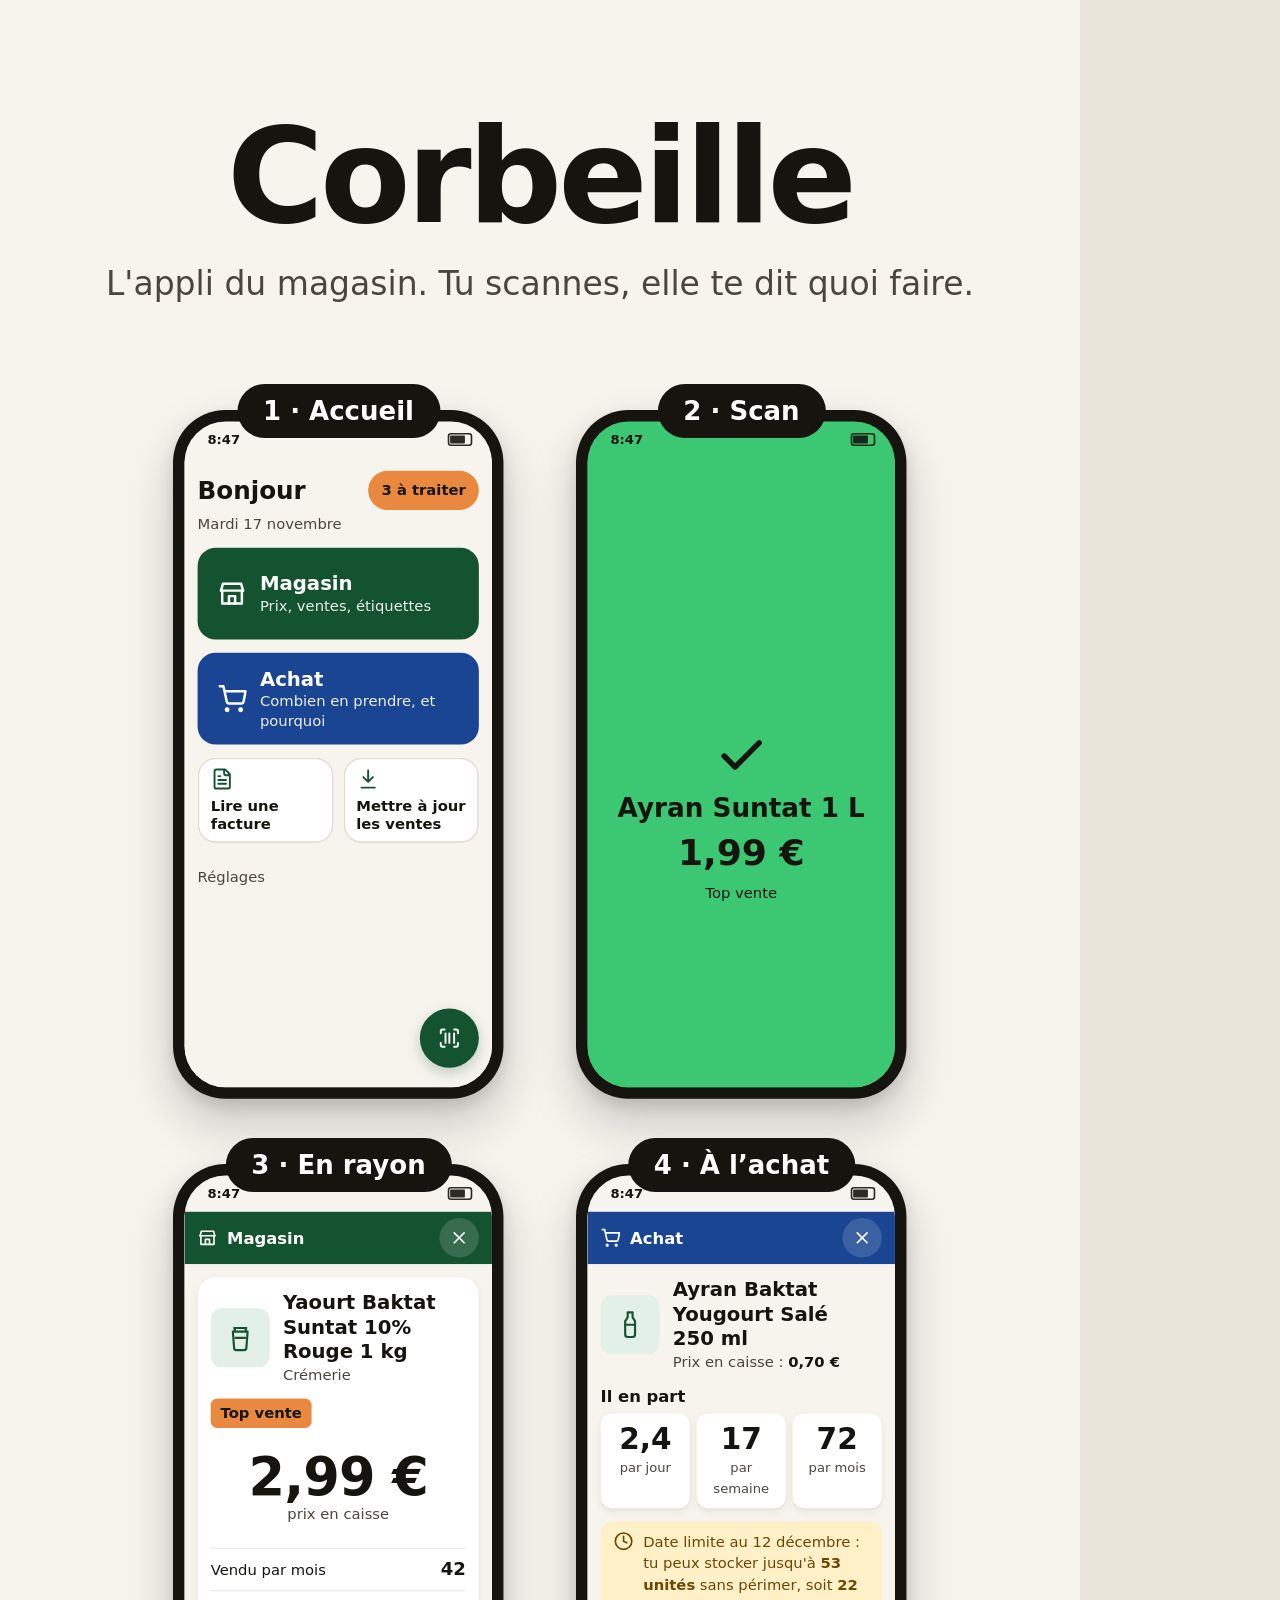
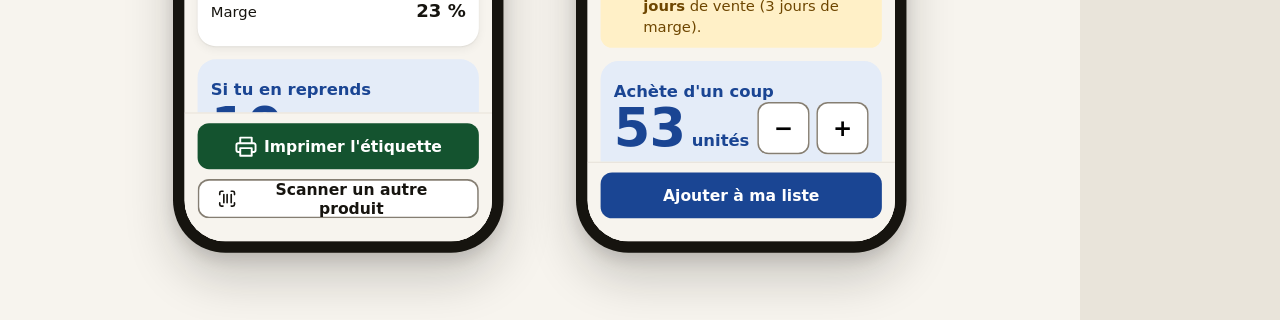
<file: v2/teaser/story.html>
<!DOCTYPE html>
<html lang="fr"><head><meta charset="utf-8"><meta name="viewport" content="width=1080">
<title>Corbeille</title>
<link rel="stylesheet" href="../css/tokens.css"><link rel="stylesheet" href="../css/composants.css"><link rel="stylesheet" href="teaser.css">
</head><body style="margin:0"><div class="story" id="s"></div>
<script type="module">
import { ecranAccueil, ecranEclair, ecranFicheMagasin, ecranFicheAchat } from '../js/ecrans.js';
import { euros } from '../js/calcul.js';
import { META, AYRAN_1L, YAOURT_1KG, AYRAN_25 } from './donnees-exemple.js';
import { ecranAchatStock } from './maquettes.js';
const R = { semaines: 1, seuilTop: 365 };
const etat = `<div class="etat"><span>8:47</span><i></i></div>`;
const cell = (etiq, html, fond = '') => `<div class="story__cellule"><div class="story__etiq">${etiq}</div><div class="tel"><div class="tel__ecran" style="${fond}">${etat}${html}</div></div></div>`;
document.getElementById('s').innerHTML = `<h1 class="story__nom">Corbeille</h1><p class="story__tag">L'appli du magasin. Tu scannes, elle te dit quoi faire.</p>
<div class="story__grille">
${cell('1 · Accueil', ecranAccueil({ bonjour: 'Bonjour', date: 'Mardi 17 novembre', aTraiter: 3 }))}
${cell('2 · Scan', ecranEclair({ type: 'ok', nom: 'Ayran Suntat 1 L', info: euros(AYRAN_1L.prix), detail: 'Top vente' }), 'background:var(--succes-vif)')}
${cell('3 · En rayon', ecranFicheMagasin(YAOURT_1KG, META, R, { lectureSeule: false }))}
${cell('4 · À l’achat', ecranAchatStock(AYRAN_25, { jours: 365, dluo: new Date('2026-12-12T09:00:00'), marge: 3, horizonMax: 90, aujourdHui: new Date('2026-11-17T09:00:00') }))}
</div>`;
document.body.dataset.pret = '1';
</script></body></html>
</file>
<file: v2/css/tokens.css>
/* Corbeille V2 — variables générées depuis le système graphique (tokens.json). Ne pas modifier à la main. */
:root{
  --papier:#F7F4EE;
  --carte:#FFFFFF;
  --encre:#16140F;
  --encre-2:#4B463D;
  --trait:#E3DDD2;
  --trait-controle:#857E72;
  --corbeille:#14532F;
  --corbeille-clair:#E3F0E8;
  --achat:#1A4593;
  --achat-clair:#E4ECF8;
  --inventaire:#6E3A05;
  --inventaire-clair:#F6EBDD;
  --abricot:#E9893F;
  --succes:#0F5A2F;
  --succes-fond:#DDF3E4;
  --succes-vif:#3CC872;
  --alerte:#6E4600;
  --alerte-fond:#FFF0C7;
  --alerte-vif:#F5B84A;
  --erreur:#8E1A12;
  --erreur-fond:#FDE7E4;
  --erreur-vif:#F2867A;
  --voile:#16140F80;
  --espace-1:4px;
  --espace-2:8px;
  --espace-3:12px;
  --espace-4:16px;
  --espace-5:24px;
  --espace-6:32px;
  --espace-7:48px;
  --rayon-s:8px;
  --rayon-m:14px;
  --rayon-l:22px;
  --rayon-plein:999px;
  --cible-min:48px;
  --cible-principale:56px;
  --cible-geste:64px;
  --cible-scan:72px;
  --ombre-carte:0 1px 2px #16140F14, 0 4px 12px #16140F0F;
  --ombre-feuille:0 -8px 24px #16140F1F;
  --ombre-scan:0 6px 16px #14532F40;
  --font-titre:ui-rounded,"SF Pro Rounded","Inter Display",system-ui,sans-serif;
  --font-texte:-apple-system,"SF Pro Text",system-ui,Inter,"Helvetica Neue",Arial,sans-serif;
}
</file>
<file: v2/css/composants.css>
/* Corbeille V2 — composants. Lit uniquement les variables de tokens.css. */
.cb{font-family:var(--font-texte);color:var(--encre);-webkit-font-smoothing:antialiased;font-variant-numeric:tabular-nums}
.cb *{box-sizing:border-box}
.cb-ico{width:28px;height:28px;stroke:currentColor;fill:none;stroke-width:2;stroke-linecap:round;stroke-linejoin:round;flex:none}
.cb-ico--24{width:24px;height:24px}
/* Bouton */
.btn{display:inline-flex;align-items:center;justify-content:center;gap:var(--espace-2);min-height:var(--cible-min);padding:0 var(--espace-5);border-radius:var(--rayon-m);border:0;font:600 19px/24px var(--font-texte);cursor:pointer;transition:transform 80ms,filter 80ms}
.btn:active{transform:scale(.98);filter:brightness(.92)}
.btn:focus-visible{outline:3px solid var(--achat);outline-offset:2px}
.btn--principal{min-height:var(--cible-principale);width:100%;background:var(--corbeille);color:#fff}
.btn--achat{background:var(--achat);color:#fff}
.btn--inventaire{background:var(--inventaire);color:#fff}
.btn--secondaire{background:var(--carte);color:var(--encre);box-shadow:inset 0 0 0 2px var(--trait-controle)}
.btn--discret{background:transparent;color:var(--corbeille);padding:0 var(--espace-3)}
.btn--danger{background:var(--erreur);color:#fff}
.btn--geste{width:var(--cible-geste);height:var(--cible-geste);min-height:0;padding:0;border-radius:var(--rayon-m);background:var(--carte);box-shadow:inset 0 0 0 2px var(--trait-controle);font:700 28px/1 var(--font-titre)}
.btn--scan{width:var(--cible-scan);height:var(--cible-scan);min-height:0;padding:0;border-radius:var(--rayon-plein);background:var(--corbeille);color:#fff;box-shadow:var(--ombre-scan)}
/* Barre de mode */
.mode{display:flex;align-items:center;gap:var(--espace-3);height:64px;padding:0 var(--espace-4);color:#fff;font:700 20px/26px var(--font-titre)}
.mode--magasin{background:var(--corbeille)}.mode--achat{background:var(--achat)}.mode--inventaire{background:var(--inventaire)}
.mode__qui{margin-left:auto;font:600 18px/24px var(--font-texte);opacity:.92}
.mode__fermer{width:48px;height:48px;display:grid;place-items:center;border-radius:var(--rayon-plein);background:#FFFFFF26;color:#fff;border:0}
/* Éclair de scan */
.eclair{display:flex;flex-direction:column;align-items:center;justify-content:center;gap:var(--espace-3);text-align:center;padding:var(--espace-6) var(--espace-4);color:var(--encre)}
.eclair--ok{background:var(--succes-vif)}.eclair--inconnu{background:var(--erreur-vif)}.eclair--deja{background:var(--alerte-vif)}
.eclair .cb-ico{width:64px;height:64px;stroke-width:2.5}
.eclair__nom{font:700 32px/38px var(--font-titre)}
.eclair__info{font:700 44px/48px var(--font-titre)}
/* Carte */
.carte{background:var(--carte);border-radius:var(--rayon-l);box-shadow:var(--ombre-carte);padding:var(--espace-4)}
/* Carte Achat */
.achat{background:var(--achat-clair);border-radius:var(--rayon-l);padding:var(--espace-5) var(--espace-4)}
.achat__prends{font:600 20px/26px var(--font-titre);color:var(--achat)}
.achat__qte{display:flex;align-items:baseline;gap:var(--espace-2);color:var(--achat)}
.achat__qte b{font:700 64px/64px var(--font-titre);letter-spacing:-1px}
.achat__qte span{font:600 20px/26px var(--font-titre)}
.achat__pourquoi{margin:var(--espace-5) 0 var(--espace-3);font:600 20px/26px var(--font-titre)}
.raison{display:flex;gap:var(--espace-3);align-items:flex-start;font:400 18px/26px var(--font-texte);margin-bottom:var(--espace-3)}
.raison b{font-weight:600}
.raison .cb-ico{color:var(--achat);margin-top:1px}
.fiabilite{font:400 18px/26px var(--font-texte);color:var(--encre-2);border-top:1px solid var(--trait);padding-top:var(--espace-3);margin-top:var(--espace-4)}
/* Champ prix */
.prix{display:flex;align-items:center;justify-content:space-between;gap:var(--espace-3)}
.prix__valeur{text-align:center;flex:1}
.prix__valeur b{display:block;font:700 44px/48px var(--font-titre)}
.prix__valeur span{font:400 18px/26px var(--font-texte);color:var(--encre-2)}
.prix--modifie .prix__valeur b{color:var(--corbeille)}
.prix__note{margin-top:var(--espace-2);text-align:center;font:600 18px/26px var(--font-texte);color:var(--corbeille)}
/* Ligne À traiter */
.ligne{display:flex;align-items:center;gap:var(--espace-3);min-height:80px;padding:var(--espace-3) var(--espace-4);background:var(--carte);border-radius:var(--rayon-m);box-shadow:var(--ombre-carte)}
.ligne__ico{width:48px;height:48px;border-radius:var(--rayon-m);display:grid;place-items:center;background:var(--corbeille-clair);color:var(--corbeille);flex:none}
.ligne__txt{flex:1;min-width:0}
.ligne__titre{font:600 18px/24px var(--font-texte)}
.ligne__detail{font:400 18px/24px var(--font-texte);color:var(--encre-2)}
.pastille{display:inline-flex;align-items:center;gap:var(--espace-1);min-height:36px;padding:0 var(--espace-3);border-radius:var(--rayon-s);font:600 18px/22px var(--font-texte);white-space:nowrap}
.pastille--alerte{background:var(--alerte-fond);color:var(--alerte)}
.pastille--ok{background:var(--succes-fond);color:var(--succes)}
.pastille--top{background:var(--abricot);color:var(--encre)}
/* Toast */
.toast{display:flex;align-items:center;gap:var(--espace-3);min-height:64px;padding:var(--espace-2) var(--espace-2) var(--espace-2) var(--espace-4);border-radius:var(--rayon-m);background:var(--encre);color:#fff;font:600 18px/24px var(--font-texte)}
.toast .btn{margin-left:auto;background:#FFFFFF1F;color:#fff;min-height:48px;padding:0 var(--espace-4)}
/* Alerte en ligne */
.bandeau{display:flex;gap:var(--espace-3);padding:var(--espace-3) var(--espace-4);border-radius:var(--rayon-m);font:600 18px/26px var(--font-texte)}
.bandeau--alerte{background:var(--alerte-fond);color:var(--alerte)}
.bandeau--erreur{background:var(--erreur-fond);color:var(--erreur)}

/* ---------- Écrans (V2) ---------- */
html,body{margin:0;background:var(--papier)}
.cb{font-size:18px;line-height:26px}
.scr{position:relative;width:100%;height:100dvh;background:var(--papier);display:flex;flex-direction:column;overflow:hidden}
.scr__corps{flex:1;min-height:0;overflow-y:auto;-webkit-overflow-scrolling:touch;padding:var(--espace-4);display:flex;flex-direction:column;gap:var(--espace-4)}
.scr__bas{flex:none;background:var(--papier);border-top:1px solid var(--trait);padding:var(--espace-3) var(--espace-4) calc(var(--espace-4) + env(safe-area-inset-bottom));display:grid;gap:var(--espace-3)}
.titre-1{font:700 30px/36px var(--font-titre);margin:0}
.titre-2{font:700 24px/30px var(--font-titre);margin:0}
.titre-3{font:600 20px/26px var(--font-titre);margin:0}
.muet{color:var(--encre-2)}
.fort{font-weight:600}
/* Accueil */
.accueil__haut{display:flex;align-items:center;justify-content:space-between;gap:var(--espace-3)}
.compteur{display:inline-flex;align-items:center;gap:var(--espace-2);min-height:var(--cible-min);padding:0 var(--espace-4);border-radius:var(--rayon-plein);background:var(--abricot);color:var(--encre);font:700 18px/22px var(--font-texte);border:0}
.tuile{display:flex;align-items:center;gap:var(--espace-4);min-height:112px;padding:var(--espace-4) var(--espace-5);border-radius:var(--rayon-l);color:#fff;border:0;text-align:left;width:100%;font:inherit;cursor:pointer}
.tuile .cb-ico{width:36px;height:36px}
.tuile b{display:block;font:700 24px/30px var(--font-titre)}
.tuile span{display:block;font:400 18px/24px var(--font-texte);opacity:.92}
.tuile--magasin{background:var(--corbeille)}.tuile--achat{background:var(--achat)}.tuile--inventaire{background:var(--inventaire)}
.tuile--petite{min-height:88px;background:var(--carte);color:var(--encre);box-shadow:inset 0 0 0 2px var(--trait);flex-direction:column;align-items:flex-start;justify-content:center;gap:var(--espace-2);padding:var(--espace-3) var(--espace-4)}
.tuile--petite .cb-ico{width:28px;height:28px;color:var(--corbeille)}
.tuile--petite b{font:600 18px/22px var(--font-texte)}
.duo{display:grid;grid-template-columns:1fr 1fr;gap:var(--espace-3)}
.fab{position:absolute;right:var(--espace-4);bottom:calc(var(--espace-4) + env(safe-area-inset-bottom))}
.lien{font:400 18px/26px var(--font-texte);color:var(--encre-2);background:none;border:0;padding:var(--espace-3) 0;text-align:left}
/* Fiche produit */
.produit{display:flex;gap:var(--espace-4);align-items:center}
.vignette{width:72px;height:72px;border-radius:var(--rayon-m);background:var(--corbeille-clair);color:var(--corbeille);display:grid;place-items:center;flex:none}
.vignette .cb-ico{width:36px;height:36px;stroke-width:1.75}
.grand-prix{text-align:center;padding:var(--espace-3) 0}
.grand-prix b{display:block;font:700 64px/64px var(--font-titre);letter-spacing:-1px}
.infos{display:grid;gap:0}
.info{display:flex;justify-content:space-between;align-items:baseline;padding:var(--espace-3) 0;border-top:1px solid var(--trait)}
.info b{font:700 22px/26px var(--font-titre)}
.note{font:400 18px/26px var(--font-texte);color:var(--encre-2)}
.pastilles{display:flex;gap:var(--espace-2);flex-wrap:wrap}
/* Ligne d'action quantité */
.qte-actions{display:flex;gap:var(--espace-2)}
.qte-actions .btn--principal{flex:1;width:auto}
/* Barre d'état (maquettes uniquement) */
.etat{height:44px;display:flex;align-items:center;justify-content:space-between;padding:0 24px 0 28px;font:600 16px/1 var(--font-texte);color:var(--encre)}
.etat--blanc{color:#fff}
.etat i{display:inline-block;width:26px;height:12px;border:2px solid currentColor;border-radius:4px;position:relative;opacity:.9}
.etat i::after{content:"";position:absolute;inset:1px 7px 1px 1px;background:currentColor;border-radius:1px}
/* Écran de scan */
.scan-plein{position:fixed;inset:0;z-index:50;display:flex;flex-direction:column;background:#000}
.scan-plein video{position:absolute;inset:0;width:100%;height:100%;object-fit:cover}
.scan-cadre{position:absolute;left:50%;top:42%;width:300px;height:160px;transform:translate(-50%,-50%);border:4px solid #fff;border-radius:var(--rayon-l);box-shadow:0 0 0 9999px #00000059}
.scan-aide{position:absolute;left:var(--espace-4);right:var(--espace-4);top:calc(42% + 100px);text-align:center;color:#fff;font:600 18px/26px var(--font-texte)}
.scan-outils{position:absolute;left:0;right:0;bottom:calc(var(--espace-5) + env(safe-area-inset-bottom));display:flex;justify-content:center;gap:var(--espace-3);padding:0 var(--espace-4)}
.scan-outils .btn{background:#16140FB3;color:#fff;min-height:var(--cible-geste);flex:1;padding:0 var(--espace-2);font-size:17px}
.scan-plein .mode{position:relative;z-index:2;padding-top:env(safe-area-inset-top);height:calc(64px + env(safe-area-inset-top))}
.eclair-plein{position:fixed;inset:0;z-index:60}
.feuille-saisie{position:absolute;left:0;right:0;bottom:0;z-index:3;background:var(--carte);border-radius:var(--rayon-l) var(--rayon-l) 0 0;padding:var(--espace-5) var(--espace-4) calc(var(--espace-5) + env(safe-area-inset-bottom));display:grid;gap:var(--espace-3);box-shadow:var(--ombre-feuille)}
.champ{min-height:var(--cible-principale);border-radius:var(--rayon-m);border:2px solid var(--trait-controle);padding:0 var(--espace-4);font:600 22px/1 var(--font-texte);width:100%;background:var(--carte);color:var(--encre)}
.champ:focus{outline:3px solid var(--achat);outline-offset:2px}
.toast-zone{position:fixed;left:var(--espace-4);right:var(--espace-4);top:calc(env(safe-area-inset-top) + 72px);z-index:70}
.toast-zone .toast{box-shadow:var(--ombre-carte)}

.achat__reglage{margin-left:auto;display:flex;gap:var(--espace-2);align-self:center}
.achat__reglage .btn--geste{background:var(--carte)}
[hidden]{display:none!important}
/* scan en continu (étiquettes) */
.scan-continu{position:absolute;left:0;right:0;bottom:0;z-index:2;background:var(--carte);border-radius:var(--rayon-l) var(--rayon-l) 0 0;padding:var(--espace-3) var(--espace-4) calc(var(--espace-4) + env(safe-area-inset-bottom));display:grid;gap:var(--espace-3);box-shadow:var(--ombre-feuille)}
.scan-continu__liste{max-height:132px;overflow-y:auto;display:grid;gap:4px}
.scan-continu__ligne{font:600 18px/24px var(--font-texte);color:var(--succes)}
.scan-continu__ligne--ko{color:var(--erreur)}
.scan-plein:has(.scan-continu) .scan-outils{bottom:calc(240px + env(safe-area-inset-bottom))}
@font-face{font-family:'InterE';font-weight:900;src:url(../fonts/InterE-900.woff) format('woff')}
@font-face{font-family:'InterE';font-weight:700;src:url(../fonts/InterE-700.woff) format('woff')}
/* étiquettes */
.apercu-etiq{width:100%;height:auto;display:block;border-radius:6px;box-shadow:var(--ombre-carte);background:#fff}
.recherche-res{display:grid;gap:var(--espace-2)}
.ligne--tap{cursor:pointer}
.feuille-saisie--dedans{position:static;box-shadow:none;padding:0;border-radius:0}

/* Lot 2c : écran facture */
.fac-ligne{display:grid;gap:var(--espace-3)}
.fac-t{font:600 18px/26px var(--font-texte);word-break:break-word}
.fac-prod{font:600 18px/26px var(--font-texte);color:var(--corbeille)}
.fac-grille{display:grid;grid-template-columns:1fr 1fr;gap:var(--espace-3)}
.fac-cell{background:var(--papier);border-radius:var(--rayon-m);padding:var(--espace-3);display:grid;gap:var(--espace-1);align-content:start;min-width:0}
.fac-l{font:600 18px/22px var(--font-texte);color:var(--encre-2)}
.fac-v{font:700 22px/28px var(--font-titre)}
.fac-s{font:600 18px/22px var(--font-texte);color:var(--encre-2)}
.fac-champ{min-height:var(--cible-min);font-size:22px;padding:0 var(--espace-3)}
.fac-btn{min-height:var(--cible-min);margin-top:var(--espace-1)}
.duo>:last-child:nth-child(odd){grid-column:1/-1}
.fac-actions{display:grid;gap:var(--espace-2);border-top:2px solid var(--trait);padding-top:var(--espace-3)}
.fac-case{display:flex;align-items:center;gap:var(--espace-3);min-height:var(--cible-min);font:600 18px/24px var(--font-texte)}
.fac-case input{width:28px;height:28px;flex:none;accent-color:var(--achat)}
.fac-qte{display:grid;gap:var(--espace-1)}

.planche-vue{display:grid;gap:12px}
.apercu-planche{background:#fff;border:1px solid var(--bordure,#d9d4c7)}
.visionneuse{position:fixed;inset:0;z-index:70;background:#333;display:flex;flex-direction:column}
.visionneuse__barre{display:flex;gap:8px;align-items:center;padding:max(10px,env(safe-area-inset-top)) 10px 10px;background:#111;color:#fff}
.visionneuse__titre{flex:1;font-size:18px;overflow:hidden;text-overflow:ellipsis;white-space:nowrap}
.visionneuse__barre .btn{min-height:48px;width:auto;padding:0 14px}
.visionneuse__corps{flex:1;overflow:auto;-webkit-overflow-scrolling:touch;padding:8px}
.visionneuse__page{display:block;margin:0 auto 8px;background:#fff;box-shadow:0 2px 8px rgba(0,0,0,.4)}
.visionneuse__bas{padding:10px 10px max(10px,env(safe-area-inset-bottom));background:#111}
.ligne button.ligne__txt{height:auto;min-height:0;padding:0;overflow-wrap:anywhere;word-break:break-word;background:none;border:0;text-align:left;color:inherit}
.ligne button.ligne__ico{padding:0}
/* À traiter : file d'attente de factures */
.at-onglets{display:grid;grid-template-columns:repeat(3,1fr);gap:6px;background:var(--carte);padding:6px;border-radius:var(--rayon-m);box-shadow:var(--ombre-carte)}
.at-on{min-height:56px;border:0;border-radius:10px;background:none;font:700 18px/20px var(--font-texte);color:var(--encre-2);display:grid;place-items:center;align-content:center;padding:4px}
.at-on b{font:800 22px/22px var(--font-titre);color:inherit}
.at-on--actif{background:var(--corbeille);color:#fff}
.at-carte{background:var(--carte);border-radius:var(--rayon-m);box-shadow:var(--ombre-carte);padding:var(--espace-4);display:grid;gap:var(--espace-3);border-left:8px solid var(--abricot)}
.at-carte--vieux{border-left-color:#F2C896}
.at-carte--cours{border-left-color:var(--achat)}
.at-carte--fait{border-left-color:var(--trait);background:#EFEBE3;box-shadow:none}
.at-carte--fait .at-four,.at-carte--fait .at-mt{color:var(--encre-2)}
.at-l1{display:flex;justify-content:space-between;align-items:flex-start;gap:var(--espace-2)}
.at-four{font:800 28px/1.1 var(--font-titre);overflow-wrap:anywhere;min-width:0}
.at-badge{font:700 18px/1 var(--font-texte);padding:8px 12px;border-radius:var(--rayon-plein);white-space:nowrap}
.at-badge--neuf{background:#F9C38F;color:#4A2A00}
.at-badge--vieux{background:var(--alerte-fond);color:var(--alerte)}
.at-badge--cours{background:var(--achat-clair);color:var(--achat)}
.at-badge--fait{background:var(--succes-fond);color:var(--succes)}
.at-date{font:600 20px/1.2 var(--font-texte)}
.at-sous{font:600 18px/24px var(--font-texte);color:var(--alerte)}
.at-note{font:400 18px/24px var(--font-texte);color:var(--encre-2)}
.at-infos{display:flex;gap:var(--espace-5);align-items:baseline;flex-wrap:wrap}
.at-mt{font:800 28px/1 var(--font-titre)}
.at-nb{font:400 18px var(--font-texte);color:var(--encre-2)}
.at-traiter{min-height:var(--cible-principale)}
.at-liens{display:flex;justify-content:center;gap:var(--espace-5);flex-wrap:wrap}
.at-lien{min-height:48px;padding:0 var(--espace-2);background:none;border:0;font:600 18px var(--font-texte);color:var(--corbeille);text-decoration:underline;text-underline-offset:4px}
.at-lien--gris{color:var(--encre-2)}
.at-lien--centre{width:100%}
.btns-pdf{display:grid;gap:var(--espace-3);grid-template-columns:1fr}
@media (min-width:600px){.btns-pdf{grid-template-columns:1fr 1fr}}
.btns-pdf .btn{min-height:var(--cible-principale)}

/* mode invité */
.invite-bandeau{background:var(--achat-clair);color:var(--achat)}
/* affiches fruits et légumes */
.af-formats{display:grid;grid-template-columns:1fr 1fr;gap:var(--espace-2)}
.af-format{min-height:72px;border:0;border-radius:var(--rayon-m);background:var(--carte);box-shadow:inset 0 0 0 2px var(--trait);padding:10px 12px;text-align:left;font:inherit;color:var(--encre);display:grid;gap:2px;align-content:center}
.af-format b{font:700 18px/1.2 var(--font-texte)}
.af-format span{font:400 15px/1.25 var(--font-texte);color:var(--encre-2)}
.af-format--actif{background:var(--corbeille-clair);box-shadow:inset 0 0 0 3px var(--corbeille)}
/* produits inconnus et mode caisse */
.inc-carte{display:grid;gap:10px}
.inc-l1{display:flex;justify-content:space-between;gap:12px;align-items:flex-start}
.inc-img{width:72px;height:72px;object-fit:contain;border-radius:var(--rayon-s);background:#fff;flex:none}
.caisse-res{display:grid;gap:10px}
.caisse-nom{font:800 30px/1.15 var(--font-titre)}
.caisse-prix{font:800 64px/1 var(--font-titre);color:var(--corbeille)}
/* exports attendus */
.exp-carte{display:grid;gap:12px;box-shadow:inset 0 0 0 2px var(--abricot)}
.exp-liste{display:grid;gap:8px}
.exp-ligne{display:flex;justify-content:space-between;align-items:center;gap:8px;min-height:48px;border-top:1px solid var(--trait);padding-top:8px}
.exp-ok{display:flex;align-items:center;gap:4px;font:700 18px var(--font-texte);color:var(--succes)}
.exp-ko{font:700 18px var(--font-texte);color:var(--erreur)}
/* conseil d'achat */
.cons-ligne{display:flex;gap:10px;align-items:center;background:var(--carte);border-radius:var(--rayon-m);box-shadow:var(--ombre-carte);padding:10px 12px}
.cons-ligne--ok{box-shadow:inset 0 0 0 2px var(--succes-vif)}
.cons-txt{flex:1;min-width:0;border:0;background:none;font:inherit;text-align:left;color:inherit;padding:0}
.cons-dluo{font:600 16px/22px var(--font-texte);color:var(--alerte);margin-top:2px}
.cons-qte{display:flex;flex-direction:column;align-items:center;gap:6px;flex:none}
.cons-qte b{font:800 30px/1 var(--font-titre);color:var(--achat)}
.cons-ajout{min-height:48px;width:56px;padding:0;font:800 28px/1 var(--font-titre)}
.cons-pas{display:grid;gap:2px;padding:8px 0;border-top:1px solid var(--trait)}
/* ramadan */
.tuile--ramadan{background:linear-gradient(120deg,var(--achat),var(--inventaire));color:#fff}
.ram-entete{display:flex;gap:16px;align-items:center;background:linear-gradient(120deg,var(--alerte-fond),var(--papier));border-radius:var(--rayon-m);padding:16px}
.ram-lune{width:56px;height:56px;border-radius:50%;box-shadow:-12px 8px 0 0 var(--abricot);transform:rotate(-20deg);flex:none;margin-left:14px}
.ram-quand{font:700 18px var(--font-texte);color:var(--inventaire)}
.ram-histo{display:flex;flex-wrap:wrap;gap:4px 12px;font:500 15px/20px var(--font-texte);color:var(--encre-2);margin-top:4px}
.scr__corps:has(+ .fab){padding-bottom:112px}
.visionneuse__corps{touch-action:pan-x pan-y}
.visionneuse__feuille{transform-origin:0 0;will-change:transform}
.etiq-defile{display:grid;gap:8px}
.etiq-defile canvas{touch-action:pan-y}
.etiq-nav{display:flex;align-items:center;justify-content:space-between;gap:8px}
.etiq-nav .btn{width:56px;min-height:48px;padding:0;font:800 28px/1 var(--font-titre)}
.etiq-nav .note{text-align:center;flex:1}
.tuile--fl{background:var(--alerte);color:#fff}
.tuile--semaine{background:var(--encre-2);color:#fff}
/* Lot 7 : inventaire connecté */
.inv-pave{display:grid;grid-template-columns:repeat(3,minmax(0,1fr));gap:var(--espace-2)}
.inv-touche{min-height:var(--cible-geste);background:var(--carte);color:var(--encre);box-shadow:var(--ombre-carte);font:600 26px/1 var(--font-titre)}
.inv-touche--gris{background:var(--trait)}
.inv-touche--plus{background:var(--inventaire-clair);color:var(--inventaire);font-weight:800}
.inv-qte{font:800 48px/1 var(--font-titre);font-variant-numeric:tabular-nums}
.inv-code{font:800 56px/1 var(--font-titre);letter-spacing:4px;font-variant-numeric:tabular-nums;text-align:center}
/* Ventes NF525 : grand affichage de l'accueil */
.ventes-carte{display:grid;gap:var(--espace-1);cursor:pointer;color:var(--encre)}
.ventes-ca{font:800 40px/1.1 var(--font-titre);font-variant-numeric:tabular-nums;display:flex;align-items:baseline;gap:var(--espace-3);flex-wrap:wrap}
.ventes-ecart{font:700 20px/1 var(--font-texte);padding:var(--espace-1) var(--espace-2);border-radius:var(--rayon-plein)}
.ventes-ecart--plus{background:var(--succes-fond);color:var(--succes)}
.ventes-ecart--moins{background:var(--erreur-fond);color:var(--erreur)}
</file>
<file: v2/teaser/teaser.css>
@page{size:1080px 1920px;margin:0}
body{margin:0;background:#E9E4DA}
.page{width:1080px;height:1920px;position:relative;overflow:hidden;background:var(--papier);page-break-after:always;break-after:page;font-family:var(--font-texte);color:var(--encre)}
.page:last-child{page-break-after:auto;break-after:auto}
.marque{position:absolute;left:96px;top:96px;display:flex;align-items:center;gap:14px;font:700 34px/1 var(--font-titre)}
.marque i{width:22px;height:22px;border-radius:50%;background:var(--abricot);display:block}
.num{position:absolute;right:96px;top:100px;font:600 28px/1 var(--font-texte);color:var(--encre-2)}
.entete{position:absolute;left:96px;right:96px;top:190px}
.titre{font:700 72px/78px var(--font-titre);letter-spacing:-1.5px;margin:0}
.phrase{font:400 36px/50px var(--font-texte);color:var(--encre-2);margin:20px 0 0}
.tel{position:absolute;background:#16140F;border-radius:64px;padding:14px;box-shadow:0 30px 60px #16140F33,0 8px 18px #16140F1F}
.tel__ecran{width:375px;height:812px;border-radius:50px;overflow:hidden;background:var(--papier);position:relative;display:flex;flex-direction:column}
.tel__ecran>.scr,.tel__ecran>.eclair{flex:1;height:auto;min-height:0}
.tel__ecran .fab{bottom:24px}
.tel__ecran .scr__bas{padding-bottom:28px}
.tel--page{left:50%;bottom:90px;transform:translateX(-50%) scale(1.5);transform-origin:bottom center}
.etat{flex:none}
/* couverture */
.couv__blocs{position:absolute;right:-60px;top:250px;width:760px}
.couv__blocs div{height:150px;border-radius:44px;margin-bottom:28px;position:relative}
.couv__blocs div::after{content:"";position:absolute;left:56px;top:56px;height:38px;border-radius:19px;background:#FFFFFF38}
.couv__blocs .b1{background:var(--corbeille);margin-left:0}.couv__blocs .b1::after{width:280px}
.couv__blocs .b2{background:var(--achat);margin-left:90px}.couv__blocs .b2::after{width:200px}
.couv__blocs .b3{background:var(--inventaire);margin-left:180px}.couv__blocs .b3::after{width:330px}
.couv__disque{position:absolute;right:120px;top:730px;width:150px;height:150px;border-radius:50%;background:var(--abricot)}
.couv__nom{position:absolute;left:96px;bottom:430px;font:800 196px/.92 var(--font-titre);letter-spacing:-6px;margin:0}
.couv__tag{position:absolute;left:100px;right:96px;bottom:290px;font:400 44px/58px var(--font-texte);color:var(--encre-2);margin:0}
.couv__pied{position:absolute;left:100px;bottom:130px;font:600 30px/1 var(--font-texte);color:var(--encre)}
/* iPad */
.ipad{position:absolute;background:#16140F;border-radius:46px;padding:20px;box-shadow:0 30px 60px #16140F33}
.ipad__ecran{width:820px;height:1180px;border-radius:28px;overflow:hidden;background:var(--papier);display:flex}
.ipad--page{left:50%;bottom:80px;transform:translateX(-50%) scale(1.06);transform-origin:bottom center}
.lat{width:280px;background:var(--carte);border-right:1px solid var(--trait);padding:28px 16px;display:flex;flex-direction:column;gap:8px}
.lat__marque{display:flex;align-items:center;gap:10px;font:700 26px/1 var(--font-titre);padding:0 12px 20px}
.lat__marque i{width:14px;height:14px;border-radius:50%;background:var(--abricot)}
.lat__item{display:flex;align-items:center;gap:12px;min-height:56px;padding:0 14px;border-radius:14px;font:600 19px/24px var(--font-texte)}
.lat__item--actif{background:var(--corbeille-clair);color:var(--corbeille)}
.lat__item .pastille{margin-left:auto}
.ipad__contenu{flex:1;display:flex;flex-direction:column}
.ipad__grille{display:grid;grid-template-columns:1fr 1fr;gap:24px;padding:28px}
/* story */
.story{width:1080px;height:1920px;position:relative;overflow:hidden;background:var(--papier);font-family:var(--font-texte);color:var(--encre)}
.story__nom{position:absolute;left:0;right:0;top:110px;text-align:center;font:800 132px/1 var(--font-titre);letter-spacing:-4px;margin:0}
.story__tag{position:absolute;left:50px;right:50px;top:262px;text-align:center;font:400 33px/44px var(--font-texte);color:var(--encre-2);margin:0}
.story__grille{position:absolute;left:50%;top:410px;transform:translateX(-50%);display:grid;grid-template-columns:repeat(2,331px);gap:64px 72px}
.story__cellule{position:relative;width:331px;height:690px}
.story__cellule .tel{transform:scale(1);transform-origin:top left;left:0;top:0}
.story__cellule .tel{transform:scale(.82)}
.story__etiq{position:absolute;left:50%;top:-26px;transform:translateX(-50%);z-index:3;background:var(--encre);color:#fff;font:700 26px/1 var(--font-titre);padding:14px 26px;border-radius:999px;white-space:nowrap}
.story__pied{position:absolute;left:0;right:0;bottom:56px;text-align:center;font:600 30px/1 var(--font-texte);color:var(--encre-2)}
/* ---- maquettes des prochains lots ---- */
.trio{display:grid;grid-template-columns:repeat(3,1fr);gap:8px}
.trio__case{background:var(--carte);border-radius:var(--rayon-m);box-shadow:var(--ombre-carte);padding:12px 8px;text-align:center}
.trio__case b{display:block;font:700 36px/40px var(--font-titre)}
.trio__case span{font:400 16px/20px var(--font-texte);color:var(--encre-2)}
.ean{width:150px;height:auto;display:block}
.etiq{width:300px;height:160px;background:#fff;border:1px dashed #B9B2A6;padding:12px 14px;display:flex;flex-direction:column;justify-content:space-between;box-sizing:border-box;position:relative;font-family:var(--font-texte);color:#16140F}
.etiq--top{padding-left:44px}.etiq--top::before{content:"TOP VENTE";position:absolute;left:0;top:0;bottom:0;width:30px;background:#16140F;color:#fff;writing-mode:vertical-rl;transform:rotate(180deg);font:800 13px/30px var(--font-texte);text-align:center;letter-spacing:2px}
.etiq__nom{font:800 26px/28px var(--font-titre);text-transform:uppercase;letter-spacing:-.3px}
.etiq__bas{display:flex;align-items:flex-end;justify-content:space-between;gap:8px}
.etiq__prix{font:800 40px/40px var(--font-titre);letter-spacing:-1px}
.etiq__unite{font:500 14px/18px var(--font-texte)}
.etiq .ean{width:118px}
.planche{width:900px;background:#fff;padding:24px;display:grid;grid-template-columns:repeat(3,1fr);gap:0;box-shadow:0 30px 60px #16140F26;transform-origin:top left}
.planche .etiq{width:100%;height:154px}
.affiche{width:840px;height:594px;background:#fff;box-shadow:0 30px 60px #16140F26;border-radius:8px;position:relative;padding:40px 48px;box-sizing:border-box;font-family:var(--font-texte);color:#16140F}
.affiche__illus{position:absolute;right:48px;top:40px;width:200px;height:200px}
.affiche__illus svg{width:100%;height:100%}
.affiche__nom{font:800 84px/86px var(--font-titre);letter-spacing:-2px}
.affiche__sous{font:500 30px/38px var(--font-texte);color:var(--encre-2)}
.affiche__origine{display:flex;align-items:center;gap:14px;margin-top:22px;font:600 26px/32px var(--font-texte)}
.drapeau{display:inline-flex;width:54px;height:36px;border-radius:4px;overflow:hidden;box-shadow:0 0 0 1px #0002}.drapeau i{flex:1}
.affiche__prix{position:absolute;left:48px;bottom:74px;font:800 150px/150px var(--font-titre);letter-spacing:-5px}
.affiche__unite{position:absolute;left:52px;bottom:36px;font:600 28px/34px var(--font-texte)}
.progres{height:12px;border-radius:6px;background:var(--trait);overflow:hidden}.progres i{display:block;height:100%;background:var(--corbeille)}
.pin{display:flex;justify-content:center;gap:18px}.pin i{width:22px;height:22px;border-radius:50%;box-shadow:inset 0 0 0 3px var(--encre)}.pin i.plein{background:var(--encre)}
.clavier{display:grid;grid-template-columns:repeat(3,1fr);gap:10px}
.compteur-inv{display:flex;align-items:center;gap:6px;flex-wrap:wrap;background:var(--inventaire-clair);border-radius:var(--rayon-l);padding:16px;color:var(--inventaire);font:400 18px/24px var(--font-texte)}
.compteur-inv b{font:700 30px/1 var(--font-titre)}
.quatre{display:grid;grid-template-columns:repeat(4,1fr);gap:8px}
/* Mac */
.mac{position:absolute;left:50%;transform:translateX(-50%) scale(.72);transform-origin:top center}
.mac__cadre{background:#16140F;border-radius:26px 26px 0 0;padding:18px 18px 22px}
.mac__ecran{width:1280px;height:800px;background:var(--papier);display:flex;overflow:hidden;border-radius:8px}
.mac__pied{height:26px;background:#C9C3B8;border-radius:0 0 30px 30px;margin:0 -80px;box-shadow:0 30px 50px #16140F33}
.mac__liste{width:340px;border-right:1px solid var(--trait);background:var(--carte)}
.mac__item{padding:14px 20px;border-bottom:1px solid var(--trait);display:grid;gap:2px}.mac__item b{font:600 18px/22px var(--font-texte)}.mac__item span{font:400 15px/20px var(--font-texte);color:var(--encre-2)}
.mac__item--actif{background:var(--corbeille-clair);box-shadow:inset 4px 0 0 var(--corbeille)}
.mac__detail{flex:1;padding:28px 32px;display:flex;flex-direction:column;gap:20px}
.mac__tableau{background:var(--carte);border-radius:var(--rayon-l);box-shadow:var(--ombre-carte);overflow:hidden}
.mac__entete,.mac__ligne{display:grid;grid-template-columns:1fr 70px 140px 140px 48px;align-items:center;padding:0 20px;min-height:56px;font:400 17px/22px var(--font-texte)}
.mac__entete{font-weight:600;color:var(--encre-2);border-bottom:1px solid var(--trait);min-height:44px}
.mac__ligne{border-bottom:1px solid var(--trait)}.mac__ligne--alerte{background:var(--alerte-fond);color:var(--alerte)}
.mac__ligne .cb-ico{color:var(--succes)}.mac__ligne--alerte .cb-ico{color:var(--alerte)}
/* pages de texte */
.piliers{position:absolute;left:96px;right:96px;top:420px;display:grid;gap:28px}
.pilier{display:flex;gap:28px;align-items:flex-start;background:var(--carte);border-radius:36px;padding:36px 40px;box-shadow:var(--ombre-carte)}
.pilier__ico{width:84px;height:84px;border-radius:24px;display:grid;place-items:center;flex:none}
.pilier__ico .cb-ico{width:44px;height:44px;color:#fff}
.pilier b{display:block;font:700 40px/46px var(--font-titre);letter-spacing:-.5px}
.pilier span{display:block;font:400 30px/40px var(--font-texte);color:var(--encre-2);margin-top:6px}
.sommaire{position:absolute;left:96px;right:96px;top:540px;display:grid;gap:22px}
.sommaire div{display:flex;align-items:center;gap:28px;font:600 40px/48px var(--font-titre)}
.sommaire i{width:28px;height:28px;border-radius:50%;flex:none}
.sommaire span{font:400 28px/36px var(--font-texte);color:var(--encre-2);margin-left:auto;text-align:right}
.bientot{display:inline-block;margin-left:16px;vertical-align:middle;font:700 24px/1 var(--font-texte);background:var(--abricot);color:var(--encre);padding:10px 18px;border-radius:999px;letter-spacing:0}
/* Mode Ramadan */
.tuile--ramadan{background:var(--abricot);color:var(--encre)}
.tuile--ramadan .cb-ico{color:var(--encre)}
.ram-alerte{display:flex;align-items:center;gap:var(--espace-4);background:var(--encre);color:#fff;border-radius:var(--rayon-l);padding:var(--espace-4)}
.ram-alerte b{display:block;font:700 24px/28px var(--font-titre)}
.ram-alerte span{display:block;font:400 18px/24px var(--font-texte);color:#FFFFFFCC}
.ram-lune{width:40px;height:40px;color:var(--abricot);flex:none}
.ram-ligne{display:grid;gap:4px;padding:12px var(--espace-4)}
.ram-haut{display:flex;justify-content:space-between;gap:var(--espace-3);align-items:baseline}
.ram-nom{font:600 18px/22px var(--font-texte)}
.ram-prix{font:700 18px/22px var(--font-titre);white-space:nowrap}
.ram-phrase{font:400 18px/24px var(--font-texte)}
.ram-phrase b{font:700 22px/24px var(--font-titre)}
.ram-y{color:var(--achat)}
.ram-detail{font:400 18px/22px var(--font-texte);color:var(--encre-2)}
.ram-dluo{display:flex;gap:8px;align-items:center;background:var(--alerte-fond);color:var(--alerte);border-radius:var(--rayon-s);padding:6px 10px;font:600 18px/22px var(--font-texte)}
.ram-dluo .cb-ico{width:22px;height:22px;flex:none}
.ram-exemple{position:absolute;left:96px;right:96px;bottom:40px;font:400 24px/30px var(--font-texte);color:var(--encre-2);text-align:center}
</file>
